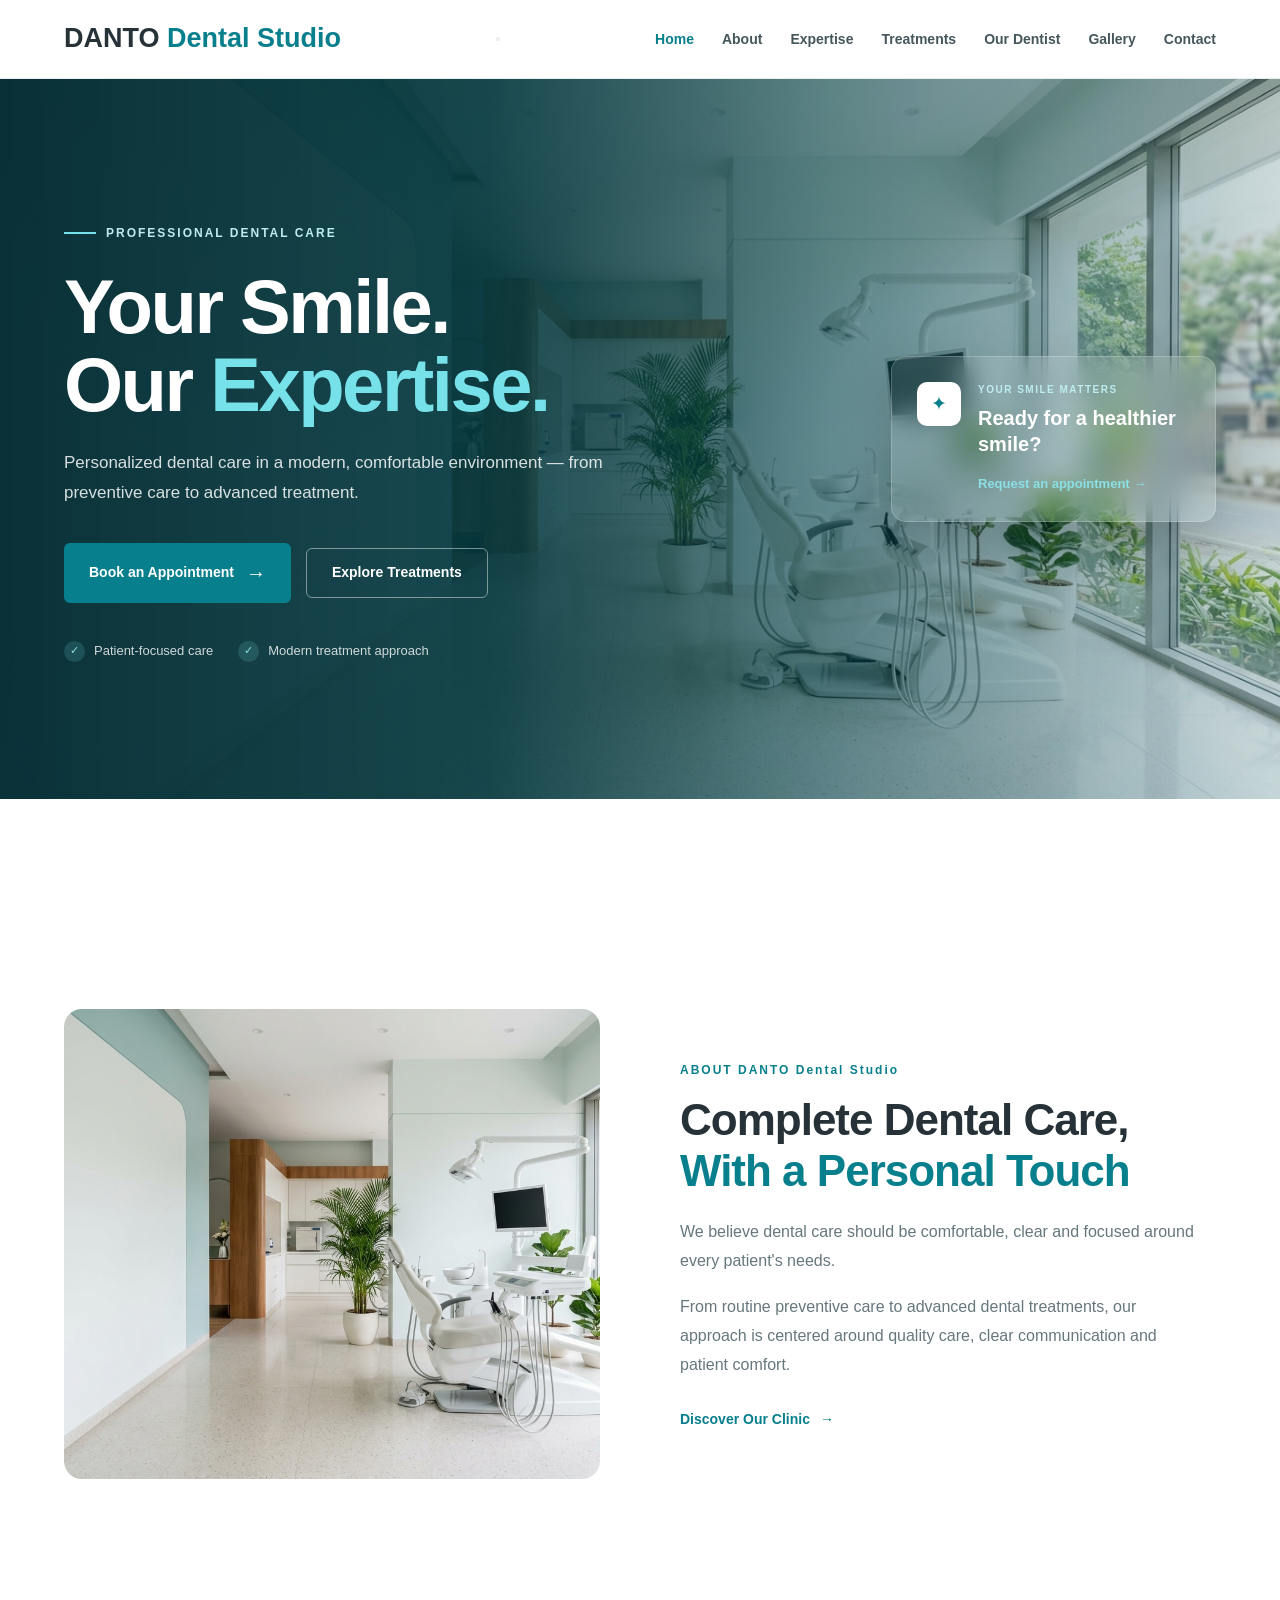
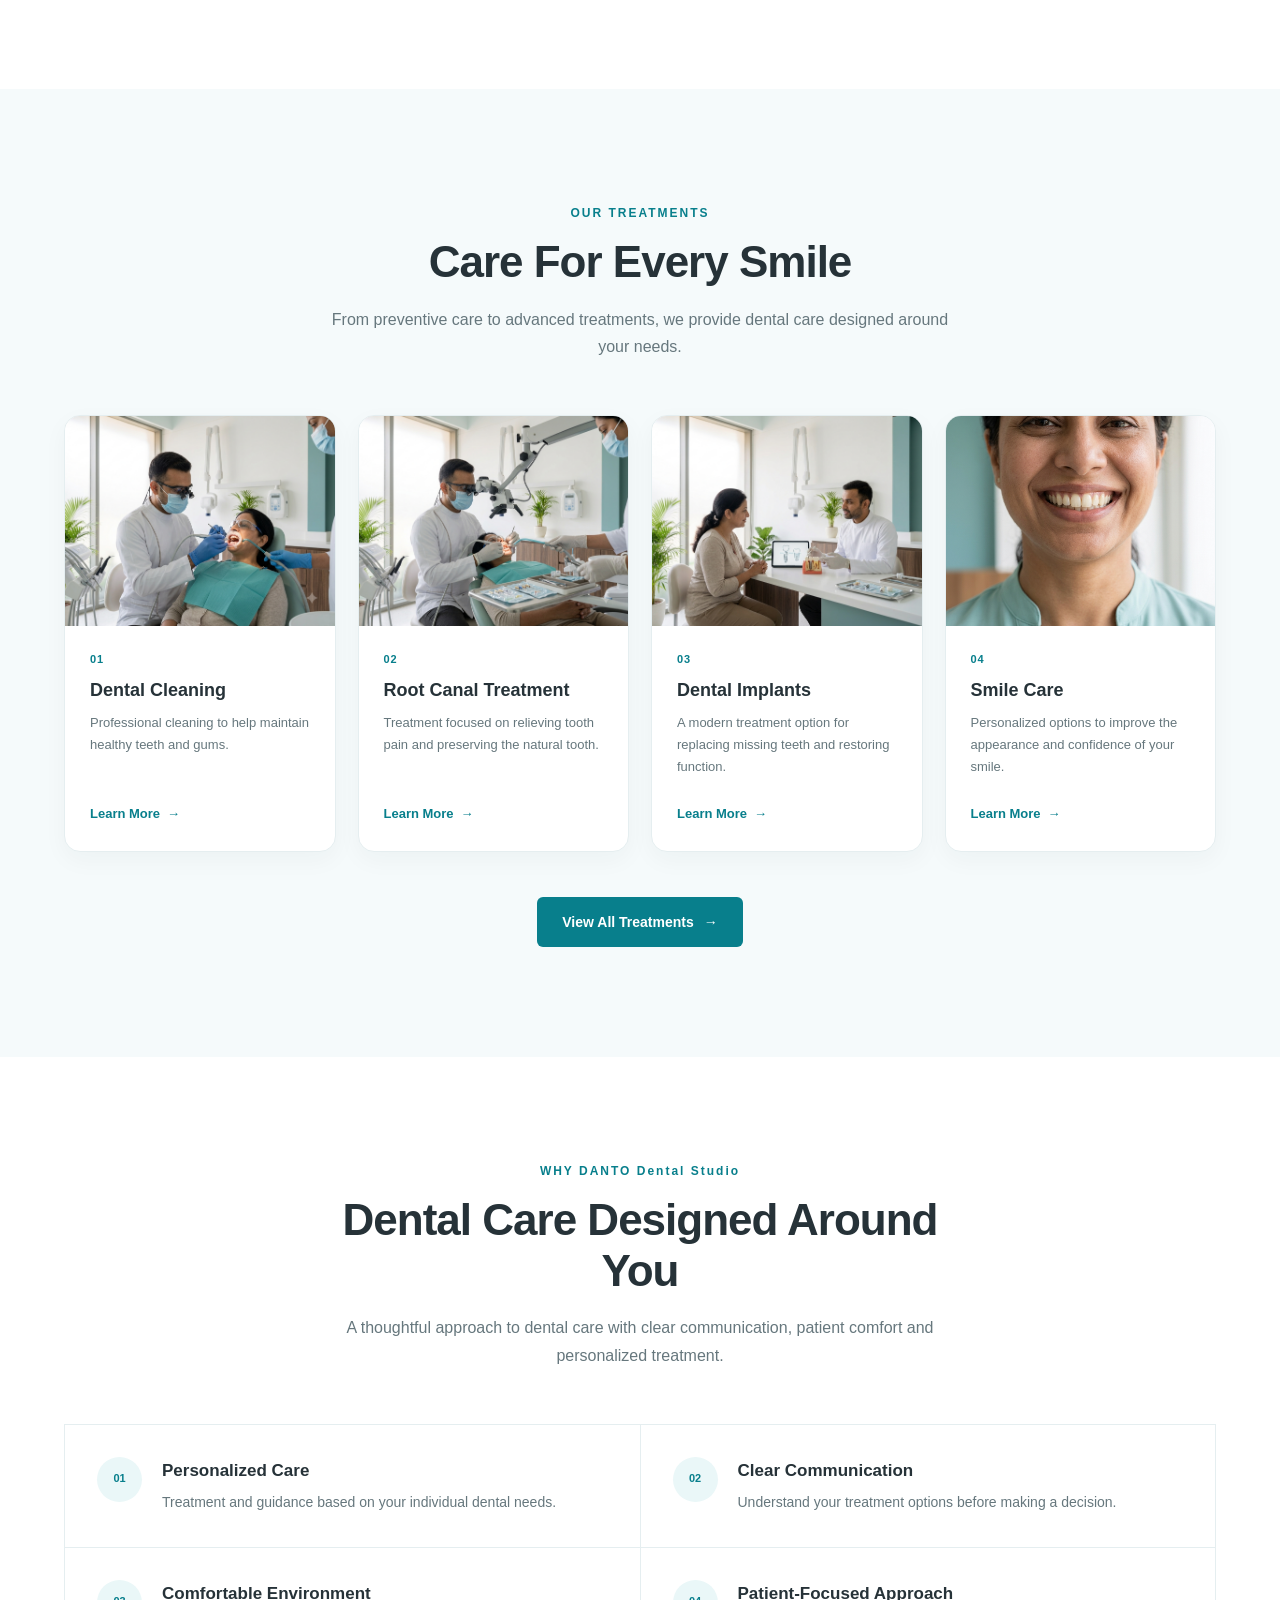
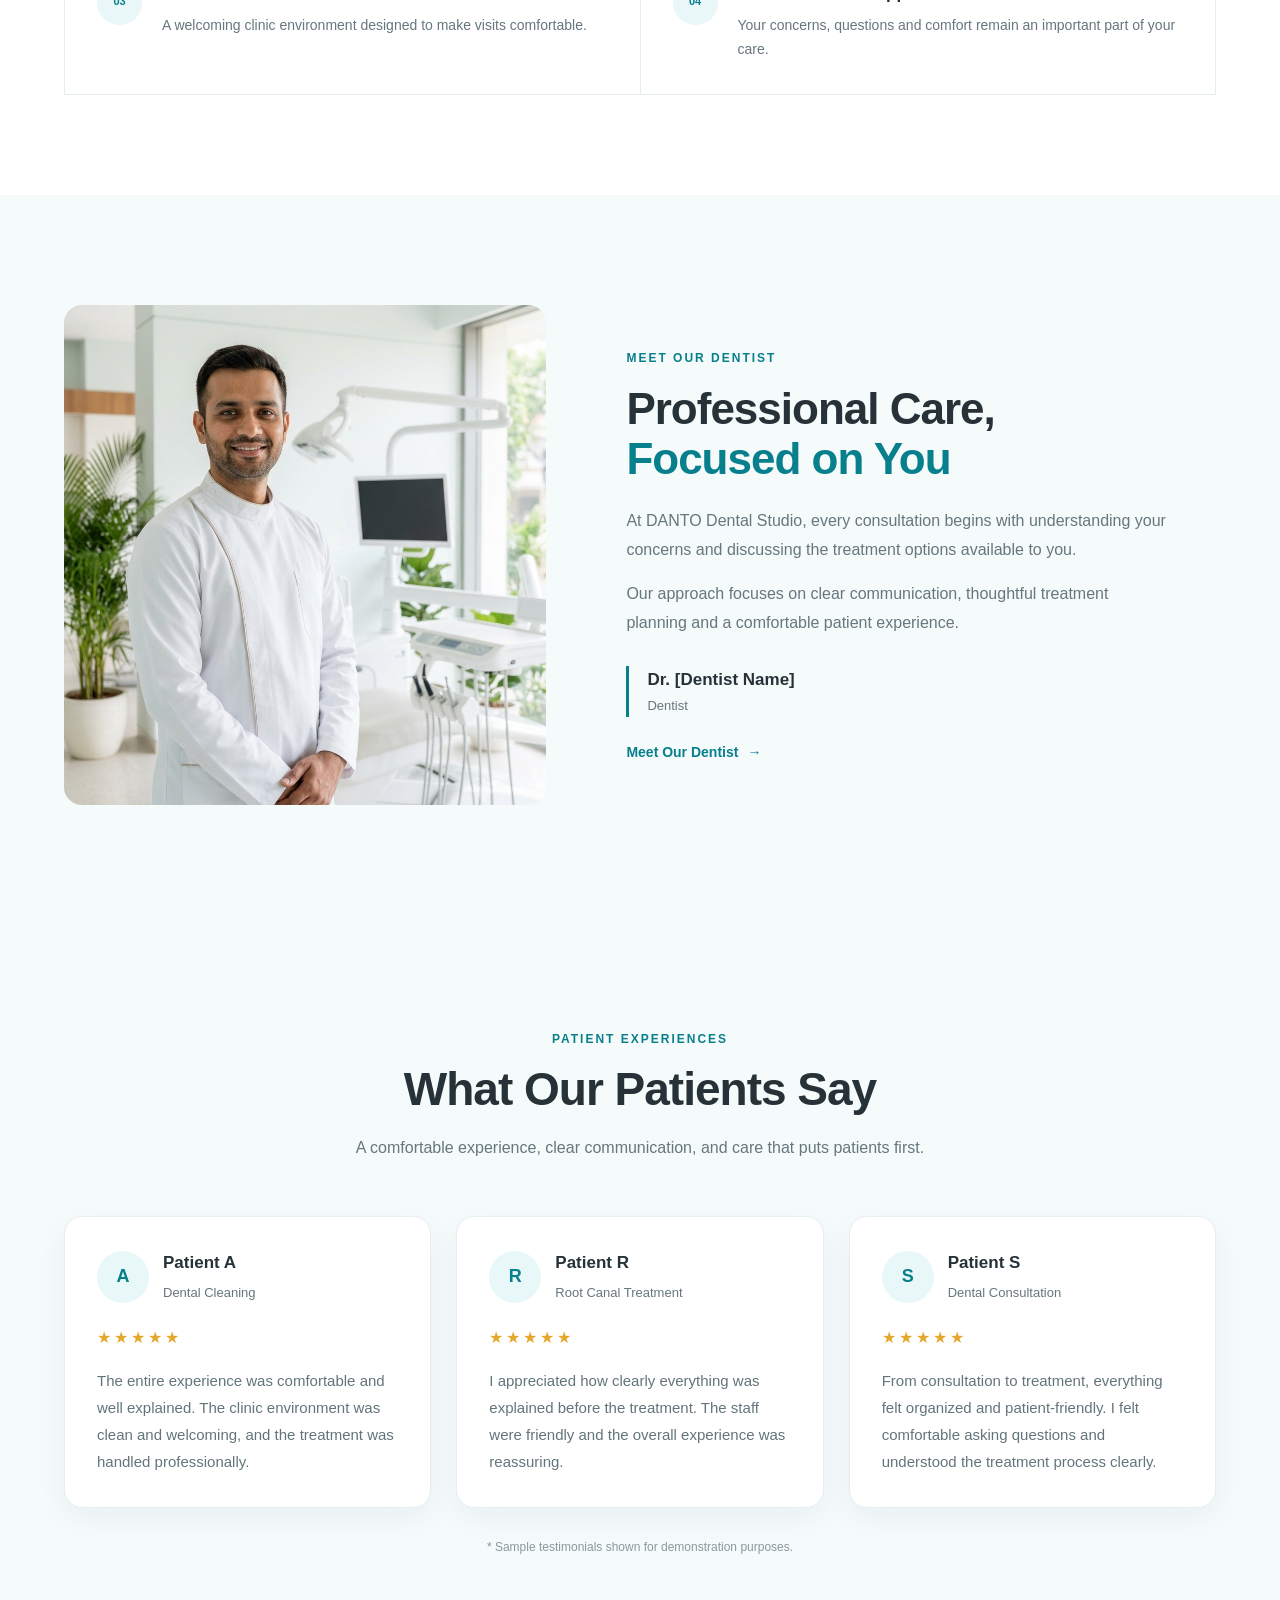
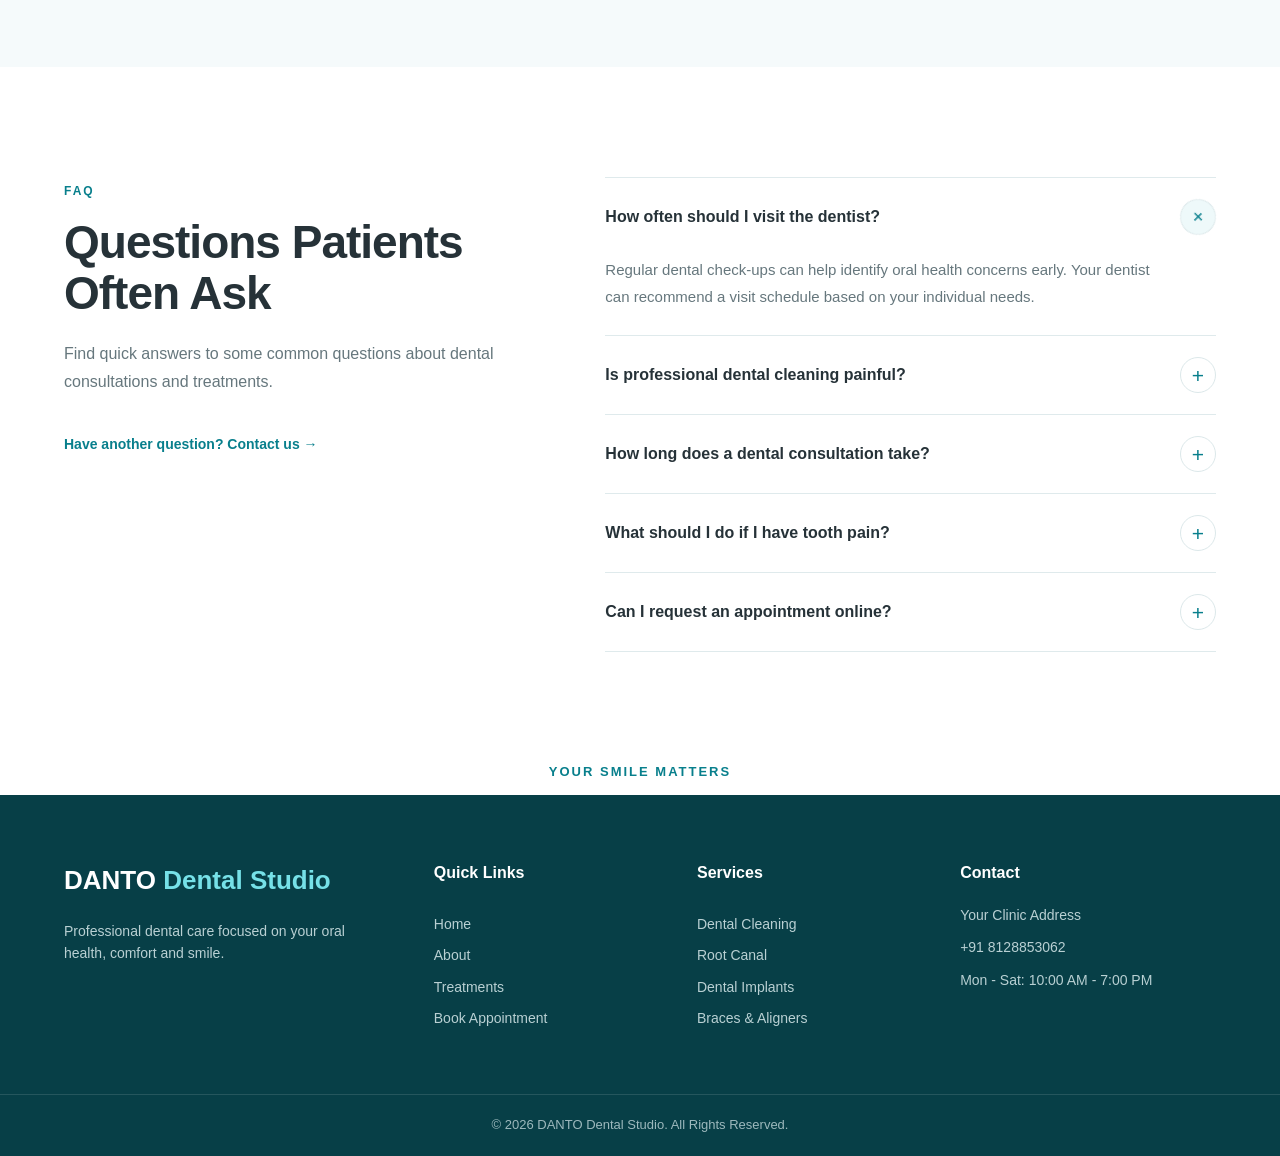
<file: index.html>
<!DOCTYPE html>
<html lang="en">

<head>

    <meta charset="UTF-8">

    <meta name="viewport"
          content="width=device-width, initial-scale=1.0">

    <title>
        DANTO Dental Studio | Quality Dental Care
    </title>

    <meta name="description"
          content="DANTO Dental Studio provides professional dental care, modern treatments and personalized dental services.">

    <!-- Main CSS -->
    <link rel="stylesheet" href="css/style.css">

    <!-- Homepage CSS -->
    <link rel="stylesheet" href="css/home.css">

</head>


<body>


    <!-- =====================================================
         HEADER
    ====================================================== -->

  <header>

    <nav class="navbar">

        <!-- LOGO -->
        <a href="index.html" class="logo">
            DANTO <span>Dental Studio</span>
        </a>


        <!-- MOBILE MENU BUTTON -->
        <button class="menu-toggle"
                type="button"
                aria-label="Open navigation menu"
                aria-expanded="false">

            <span></span>
            <span></span>
            <span></span>

        </button>


        <!-- NAVIGATION -->
        <div class="nav-menu">

            <ul class="nav-links">

                <li>
                    <a href="index.html" class="active">
                        Home
                    </a>
                </li>

                <li>
                    <a href="pages/about.html">
                        About
                    </a>
                </li>

                <li>
                    <a href="pages/expertise.html">
                        Expertise
                    </a>
                </li>

                <li>
                    <a href="pages/treatments.html">
                        Treatments
                    </a>
                </li>

                <li>
                    <a href="pages/dentist.html">
                        Our Dentist
                    </a>
                </li>

                <li>
                    <a href="pages/gallery.html">
                        Gallery
                    </a>
                </li>

                <li>
                    <a href="pages/contact.html">
                        Contact
                    </a>
                </li>

            </ul>



           

        </div>

    </nav>

</header>



    <!-- =====================================================
         MAIN CONTENT
    ====================================================== -->

    <main>


        <!-- =================================================
             HERO
        ================================================== -->

        <section class="hero">

            <div class="hero-background">

                <img src="images/clinic.png"
                     alt="Modern dental clinic">

            </div>


            <div class="hero-overlay"></div>


            <div class="section-container hero-container">


                <!-- HERO CONTENT -->

                <div class="hero-content">

                    <span class="hero-tag">
                        PROFESSIONAL DENTAL CARE
                    </span>


                    <h1>

                        Your Smile.
                        <br>
                        Our <span>Expertise.</span>

                    </h1>


                    <p>
                        Personalized dental care in a modern,
                        comfortable environment — from preventive
                        care to advanced treatment.
                    </p>


                    <div class="hero-buttons">

                        <a href="pages/appointment.html"
                           class="btn btn-primary">

                            Book an Appointment

                            <span class="hero-arrow">
                                →
                            </span>

                        </a>


                        <a href="pages/treatments.html"
                           class="hero-secondary-btn">

                            Explore Treatments

                        </a>

                    </div>


                    <div class="hero-trust">

                        <div class="hero-trust-item">

                            <span class="hero-check">
                                ✓
                            </span>

                            <span>
                                Patient-focused care
                            </span>

                        </div>


                        <div class="hero-trust-item">

                            <span class="hero-check">
                                ✓
                            </span>

                            <span>
                                Modern treatment approach
                            </span>

                        </div>

                    </div>

                </div>



                <!-- HERO CARD -->

                <div class="hero-card">

                    <div class="hero-card-icon">
                        ✦
                    </div>


                    <div class="hero-card-content">

                        <span>
                            YOUR SMILE MATTERS
                        </span>


                        <h3>
                            Ready for a
                            healthier smile?
                        </h3>


                        <a href="pages/appointment.html">
                            Request an appointment →
                        </a>

                    </div>

                </div>


            </div>

        </section>



        <!-- =================================================
             CLINIC INTRODUCTION
        ================================================== -->

        <section class="home-intro-section">

            <div class="container home-intro">


                <!-- IMAGE -->

                <div class="home-intro-image">

                    <img src="images/clinic.png"
                         alt="DANTO Dental Studio">

                </div>


                <!-- CONTENT -->

                <div class="home-intro-content">

                    <span class="section-tag">
                        ABOUT DANTO  Dental Studio
                    </span>


                    <h2>

                        Complete Dental Care,
                        <span>With a Personal Touch</span>

                    </h2>


                    <p>
                        We believe dental care should be comfortable,
                        clear and focused around every patient's needs.
                    </p>


                    <p>
                        From routine preventive care to advanced dental
                        treatments, our approach is centered around
                        quality care, clear communication and patient
                        comfort.
                    </p>


                    <a href="pages/about.html"
                       class="home-intro-link">

                        Discover Our Clinic

                        <span>
                            →
                        </span>

                    </a>

                </div>

            </div>

        </section>



        <!-- =================================================
             FEATURED TREATMENTS
        ================================================== -->

        <section class="featured-treatments-section">

            <div class="container">


                <!-- SECTION HEADING -->

                <div class="section-heading featured-treatments-heading">

<span class="section-tag">
    OUR TREATMENTS
</span>                      
                    


                    <h2>
                        Care For Every Smile
                    </h2>


                    <p>
                        From preventive care to advanced treatments,
                        we provide dental care designed around your needs.
                    </p>

                </div>



                <!-- TREATMENT GRID -->

                <div class="featured-treatments-grid">


                    <!-- DENTAL CLEANING -->

                    <article class="treatment-card">

                        <div class="treatment-card-image">

                            <img src="images/dental-cleaning.png"
                                 alt="Professional dental cleaning">

                        </div>


                        <div class="treatment-card-content">

                            <span class="treatment-number">
                                01
                            </span>


                            <h3>
                                Dental Cleaning
                            </h3>


                            <p>
                                Professional cleaning to help maintain
                                healthy teeth and gums.
                            </p>


                            <a href="pages/treatments.html">

                                Learn More

                                <span>
                                    →
                                </span>

                            </a>

                        </div>

                    </article>



                    <!-- ROOT CANAL -->

                    <article class="treatment-card">

                        <div class="treatment-card-image">

                            <img src="images/root-canal.png"
                                 alt="Root canal treatment">

                        </div>


                        <div class="treatment-card-content">

                            <span class="treatment-number">
                                02
                            </span>


                            <h3>
                                Root Canal Treatment
                            </h3>


                            <p>
                                Treatment focused on relieving tooth pain
                                and preserving the natural tooth.
                            </p>


                            <a href="pages/treatments.html">

                                Learn More

                                <span>
                                    →
                                </span>

                            </a>

                        </div>

                    </article>



                    <!-- DENTAL IMPLANTS -->

                    <article class="treatment-card">

                        <div class="treatment-card-image">

                            <img src="images/dental-implant.png"
                                 alt="Dental implant treatment">

                        </div>


                        <div class="treatment-card-content">

                            <span class="treatment-number">
                                03
                            </span>


                            <h3>
                                Dental Implants
                            </h3>


                            <p>
                                A modern treatment option for replacing
                                missing teeth and restoring function.
                            </p>


                            <a href="pages/treatments.html">

                                Learn More

                                <span>
                                    →
                                </span>

                            </a>

                        </div>

                    </article>



                    <!-- SMILE CARE -->

                    <article class="treatment-card">

                        <div class="treatment-card-image">

                            <img src="images/smile.png"
                                 alt="Cosmetic smile care">

                        </div>


                        <div class="treatment-card-content">

                            <span class="treatment-number">
                                04
                            </span>


                            <h3>
                                Smile Care
                            </h3>


                            <p>
                                Personalized options to improve the
                                appearance and confidence of your smile.
                            </p>


                            <a href="pages/treatments.html">

                                Learn More

                                <span>
                                    →
                                </span>

                            </a>

                        </div>

                    </article>


                </div>



                <!-- VIEW ALL -->

                <div class="featured-treatments-button">

                    <a href="pages/treatments.html"
                       class="btn btn-primary">

                        View All Treatments

                        <span>
                            →
                        </span>

                    </a>

                </div>

            </div>

        </section>



        <!-- =================================================
             WHY CHOOSE DANTO  Dental Studio
        ================================================== -->

        <section class="why-smilecare-section">

            <div class="container">


                <!-- SECTION HEADING -->

                <div class="why-smilecare-heading">

                    <span class="section-tag">
                        WHY DANTO  Dental Studio
                    </span>


                    <h2>
                        Dental Care Designed
                        Around You
                    </h2>


                    <p>
                        A thoughtful approach to dental care with
                        clear communication, patient comfort and
                        personalized treatment.
                    </p>

                </div>



                <!-- WHY GRID -->

                <div class="why-smilecare-grid">


                    <!-- ITEM 1 -->

                    <div class="why-smilecare-item">

                        <div class="why-smilecare-icon">
                            01
                        </div>


                        <div>

                            <h3>
                                Personalized Care
                            </h3>


                            <p>
                                Treatment and guidance based on
                                your individual dental needs.
                            </p>

                        </div>

                    </div>



                    <!-- ITEM 2 -->

                    <div class="why-smilecare-item">

                        <div class="why-smilecare-icon">
                            02
                        </div>


                        <div>

                            <h3>
                                Clear Communication
                            </h3>


                            <p>
                                Understand your treatment options
                                before making a decision.
                            </p>

                        </div>

                    </div>



                    <!-- ITEM 3 -->

                    <div class="why-smilecare-item">

                        <div class="why-smilecare-icon">
                            03
                        </div>


                        <div>

                            <h3>
                                Comfortable Environment
                            </h3>


                            <p>
                                A welcoming clinic environment
                                designed to make visits comfortable.
                            </p>

                        </div>

                    </div>



                    <!-- ITEM 4 -->

                    <div class="why-smilecare-item">

                        <div class="why-smilecare-icon">
                            04
                        </div>


                        <div>

                            <h3>
                                Patient-Focused Approach
                            </h3>


                            <p>
                                Your concerns, questions and comfort
                                remain an important part of your care.
                            </p>

                        </div>

                    </div>


                </div>

            </div>

        </section>



        <!-- =================================================
             DENTIST PREVIEW
        ================================================== -->

        <section class="dentist-preview-section">

            <div class="container dentist-preview">


                <!-- IMAGE -->

                <div class="dentist-preview-image">

                    <img src="images/doctor.png"
                         alt="Dentist at DANTO Dental Studio">

                </div>


                <!-- CONTENT -->

                <div class="dentist-preview-content">

                    <span class="section-tag">
                        MEET OUR DENTIST
                    </span>


                    <h2>

                        Professional Care,
                        <span>Focused on You</span>

                    </h2>


                    <p>
                        At DANTO Dental Studio, every consultation begins with
                        understanding your concerns and discussing
                        the treatment options available to you.
                    </p>


                    <p>
                        Our approach focuses on clear communication,
                        thoughtful treatment planning and a comfortable
                        patient experience.
                    </p>


                    <div class="dentist-preview-details">

                        <div>

                            <strong>
                                Dr. [Dentist Name]
                            </strong>


                            <span>
                                Dentist
                            </span>

                        </div>

                    </div>


                    <a href="pages/dentist.html"
                       class="dentist-preview-link">

                        Meet Our Dentist

                        <span>
                            →
                        </span>

                    </a>

                </div>

            </div>

        </section>



        <!-- =================================================
             TESTIMONIALS
        ================================================== -->

        <section class="testimonials-section">

            <div class="container">


                <!-- SECTION HEADING -->

                <div class="section-heading testimonials-heading">

                    <span class="section-tag">
                        PATIENT EXPERIENCES
                    </span>


                    <h2>
                        What Our Patients Say
                    </h2>


                    <p>
                        A comfortable experience, clear communication,
                        and care that puts patients first.
                    </p>

                </div>



                <!-- TESTIMONIAL GRID -->

                <div class="testimonials-grid">


                    <!-- TESTIMONIAL 1 -->

                    <article class="testimonial-card">

                        <div class="testimonial-top">

                            <div class="patient-avatar">
                                A
                            </div>


                            <div>

                                <h3>
                                    Patient A
                                </h3>


                                <span>
                                    Dental Cleaning
                                </span>

                            </div>

                        </div>


                        <div class="testimonial-stars">
                            ★★★★★
                        </div>


                        <p class="testimonial-text">

                            The entire experience was comfortable
                            and well explained. The clinic environment
                            was clean and welcoming, and the treatment
                            was handled professionally.

                        </p>

                    </article>



                    <!-- TESTIMONIAL 2 -->

                    <article class="testimonial-card">

                        <div class="testimonial-top">

                            <div class="patient-avatar">
                                R
                            </div>


                            <div>

                                <h3>
                                    Patient R
                                </h3>


                                <span>
                                    Root Canal Treatment
                                </span>

                            </div>

                        </div>


                        <div class="testimonial-stars">
                            ★★★★★
                        </div>


                        <p class="testimonial-text">

                            I appreciated how clearly everything was
                            explained before the treatment. The staff
                            were friendly and the overall experience
                            was reassuring.

                        </p>

                    </article>



                    <!-- TESTIMONIAL 3 -->

                    <article class="testimonial-card">

                        <div class="testimonial-top">

                            <div class="patient-avatar">
                                S
                            </div>


                            <div>

                                <h3>
                                    Patient S
                                </h3>


                                <span>
                                    Dental Consultation
                                </span>

                            </div>

                        </div>


                        <div class="testimonial-stars">
                            ★★★★★
                        </div>


                        <p class="testimonial-text">

                            From consultation to treatment, everything
                            felt organized and patient-friendly. I felt
                            comfortable asking questions and understood
                            the treatment process clearly.

                        </p>

                    </article>


                </div>


                <p class="testimonial-note">
                    * Sample testimonials shown for demonstration purposes.
                </p>

            </div>

        </section>



        <!-- =================================================
             FAQ
        ================================================== -->

        <section class="faq-section">

            <div class="container">

                <div class="faq-layout">


                    <!-- FAQ INTRO -->

                    <div class="faq-intro">

                        <span class="section-tag">
                            FAQ
                        </span>


                        <h2>
                            Questions Patients
                            Often Ask
                        </h2>


                        <p>
                            Find quick answers to some common questions
                            about dental consultations and treatments.
                        </p>


                        <a href="pages/contact.html"
                           class="text-link">

                            Have another question? Contact us →

                        </a>

                    </div>



                    <!-- FAQ LIST -->

                    <div class="faq-list">


                        <!-- FAQ 1 -->

                        <div class="faq-item active">

                            <button class="faq-question"
                                    type="button">

                                <span>
                                    How often should I visit the dentist?
                                </span>


                                <span class="faq-icon">
                                    +
                                </span>

                            </button>


                            <div class="faq-answer">

                                <p>
                                    Regular dental check-ups can help
                                    identify oral health concerns early.
                                    Your dentist can recommend a visit
                                    schedule based on your individual needs.
                                </p>

                            </div>

                        </div>



                        <!-- FAQ 2 -->

                        <div class="faq-item">

                            <button class="faq-question"
                                    type="button">

                                <span>
                                    Is professional dental cleaning painful?
                                </span>


                                <span class="faq-icon">
                                    +
                                </span>

                            </button>


                            <div class="faq-answer">

                                <p>
                                    Dental cleaning is generally comfortable.
                                    Some patients may experience temporary
                                    sensitivity depending on their oral health.
                                </p>

                            </div>

                        </div>



                        <!-- FAQ 3 -->

                        <div class="faq-item">

                            <button class="faq-question"
                                    type="button">

                                <span>
                                    How long does a dental consultation take?
                                </span>


                                <span class="faq-icon">
                                    +
                                </span>

                            </button>


                            <div class="faq-answer">

                                <p>
                                    Consultation time can vary depending on
                                    your concerns and the examination required.
                                    Your dentist will discuss the findings
                                    and possible treatment options with you.
                                </p>

                            </div>

                        </div>



                        <!-- FAQ 4 -->

                        <div class="faq-item">

                            <button class="faq-question"
                                    type="button">

                                <span>
                                    What should I do if I have tooth pain?
                                </span>


                                <span class="faq-icon">
                                    +
                                </span>

                            </button>


                            <div class="faq-answer">

                                <p>
                                    If you are experiencing persistent tooth
                                    pain, it is best to arrange a dental
                                    consultation so the cause can be properly
                                    evaluated.
                                </p>

                            </div>

                        </div>



                        <!-- FAQ 5 -->

                        <div class="faq-item">

                            <button class="faq-question"
                                    type="button">

                                <span>
                                    Can I request an appointment online?
                                </span>


                                <span class="faq-icon">
                                    +
                                </span>

                            </button>


                            <div class="faq-answer">

                                <p>
                                    Yes. You can use the appointment request
                                    option on our website and provide your
                                    preferred date and treatment information.
                                </p>

                            </div>

                        </div>


                    </div>

                </div>

            </div>

        </section>



        <!-- =================================================
             APPOINTMENT CTA
        ================================================== -->

        <section class="home-appointment-cta">

            <div class="container home-appointment-inner">


                <div class="home-appointment-content">

                    <span class="section-tag">
                        YOUR SMILE MATTERS
                    </span>


                 

            </div>

        </section>


    </main>



    <!-- =====================================================
         FOOTER
    ====================================================== -->

    <footer>

        <div class="footer-container">


            <!-- FOOTER ABOUT -->

            <div class="footer-about">

                <a href="index.html"
                   class="footer-logo">

                    DANTO <span>Dental Studio</span>

                </a>


                <p>
                    Professional dental care focused on
                    your oral health, comfort and smile.
                </p>

            </div>



            <!-- QUICK LINKS -->

            <div class="footer-links">

                <h3>
                    Quick Links
                </h3>


                <a href="index.html">
                    Home
                </a>


                <a href="pages/about.html">
                    About
                </a>


                <a href="pages/treatments.html">
                    Treatments
                </a>


                <a href="pages/appointment.html">
                    Book Appointment
                </a>

            </div>



            <!-- SERVICES -->

            <div class="footer-links">

                <h3>
                    Services
                </h3>


                <a href="pages/treatments.html">
                    Dental Cleaning
                </a>


                <a href="pages/treatments.html">
                    Root Canal
                </a>


                <a href="pages/treatments.html">
                    Dental Implants
                </a>


                <a href="pages/treatments.html">
                    Braces & Aligners
                </a>

            </div>



            <!-- CONTACT -->

            <div class="footer-contact">

                <h3>
                    Contact
                </h3>


                <p>
                    Your Clinic Address
                </p>


                <p>
                    +91 8128853062
                </p>


                <p>
                    Mon - Sat: 10:00 AM - 7:00 PM
                </p>

            </div>

        </div>



        <!-- FOOTER BOTTOM -->

        <div class="footer-bottom">

            <p>
                © 2026 DANTO Dental Studio.
                All Rights Reserved.
            </p>

        </div>

    </footer>



    <!-- =====================================================
         JAVASCRIPT
    ====================================================== -->

    <script src="js/script.js"></script>


</body>

</html>
</file>
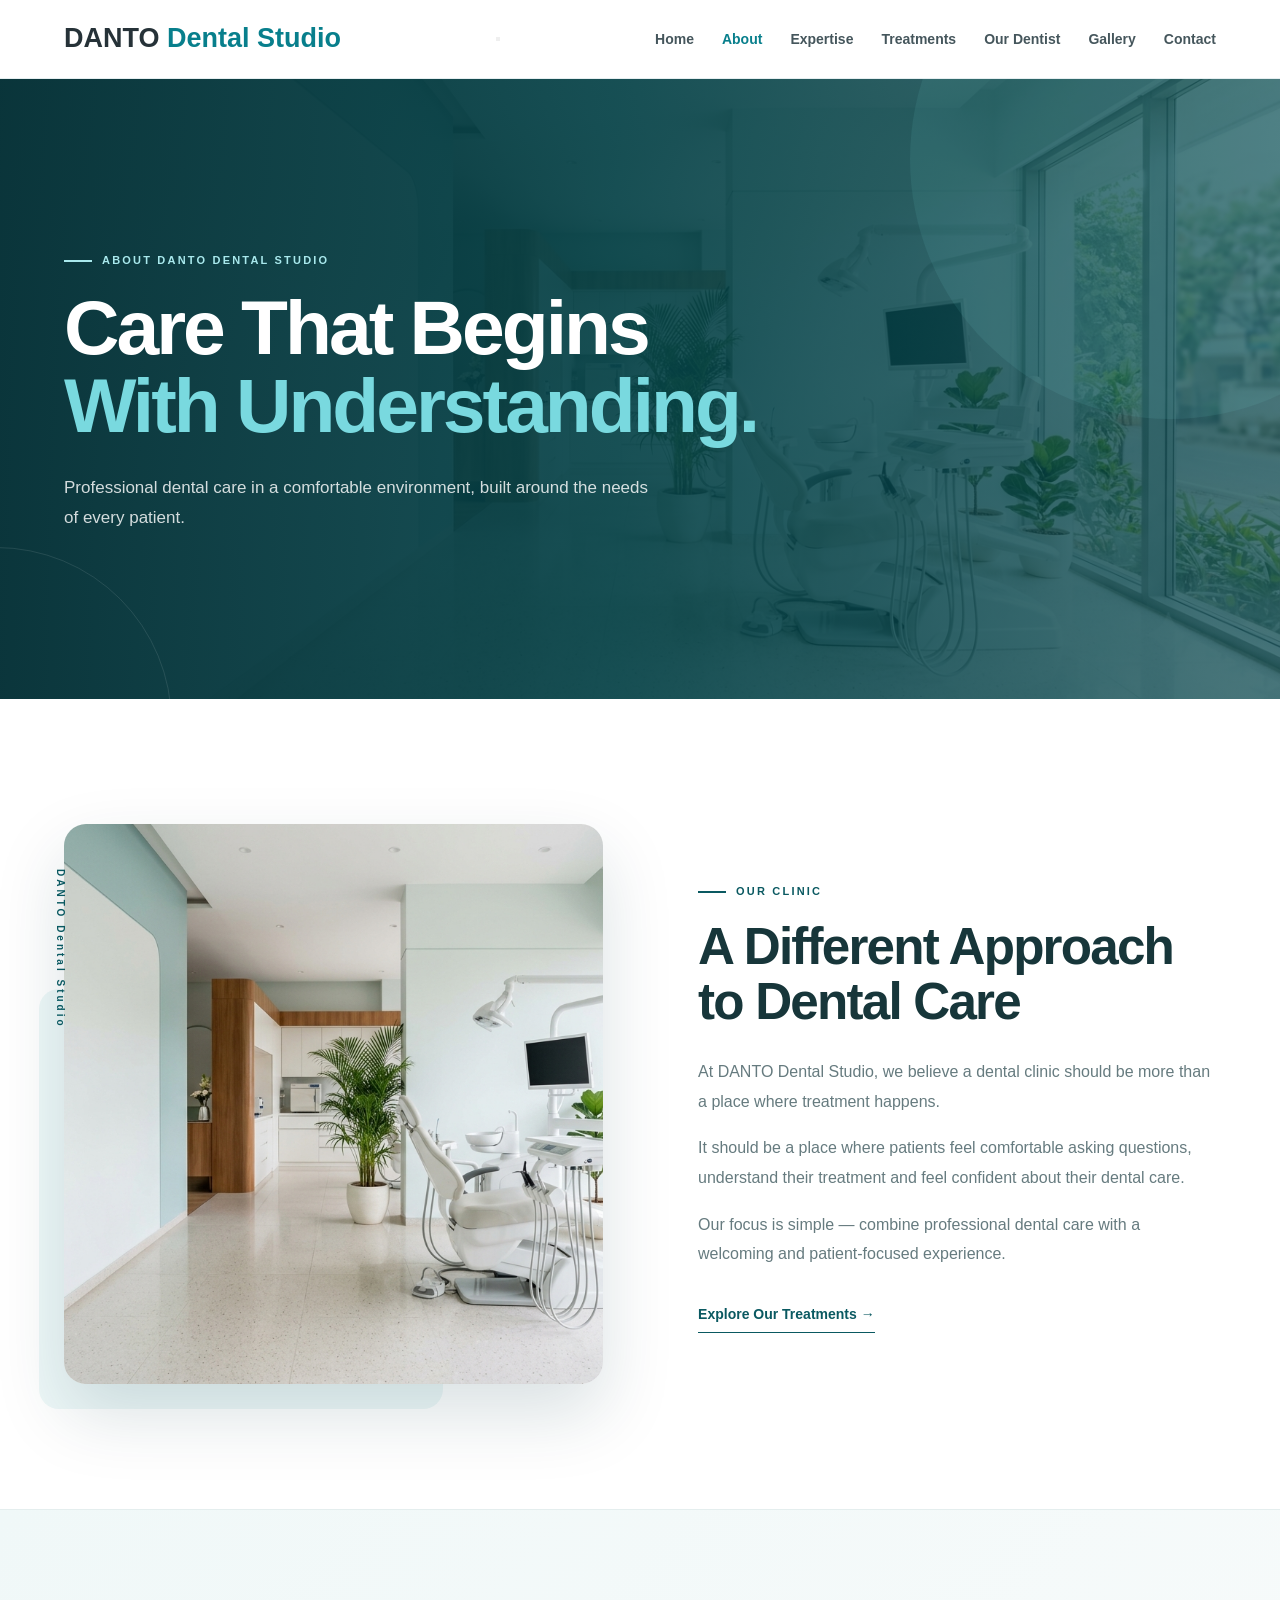
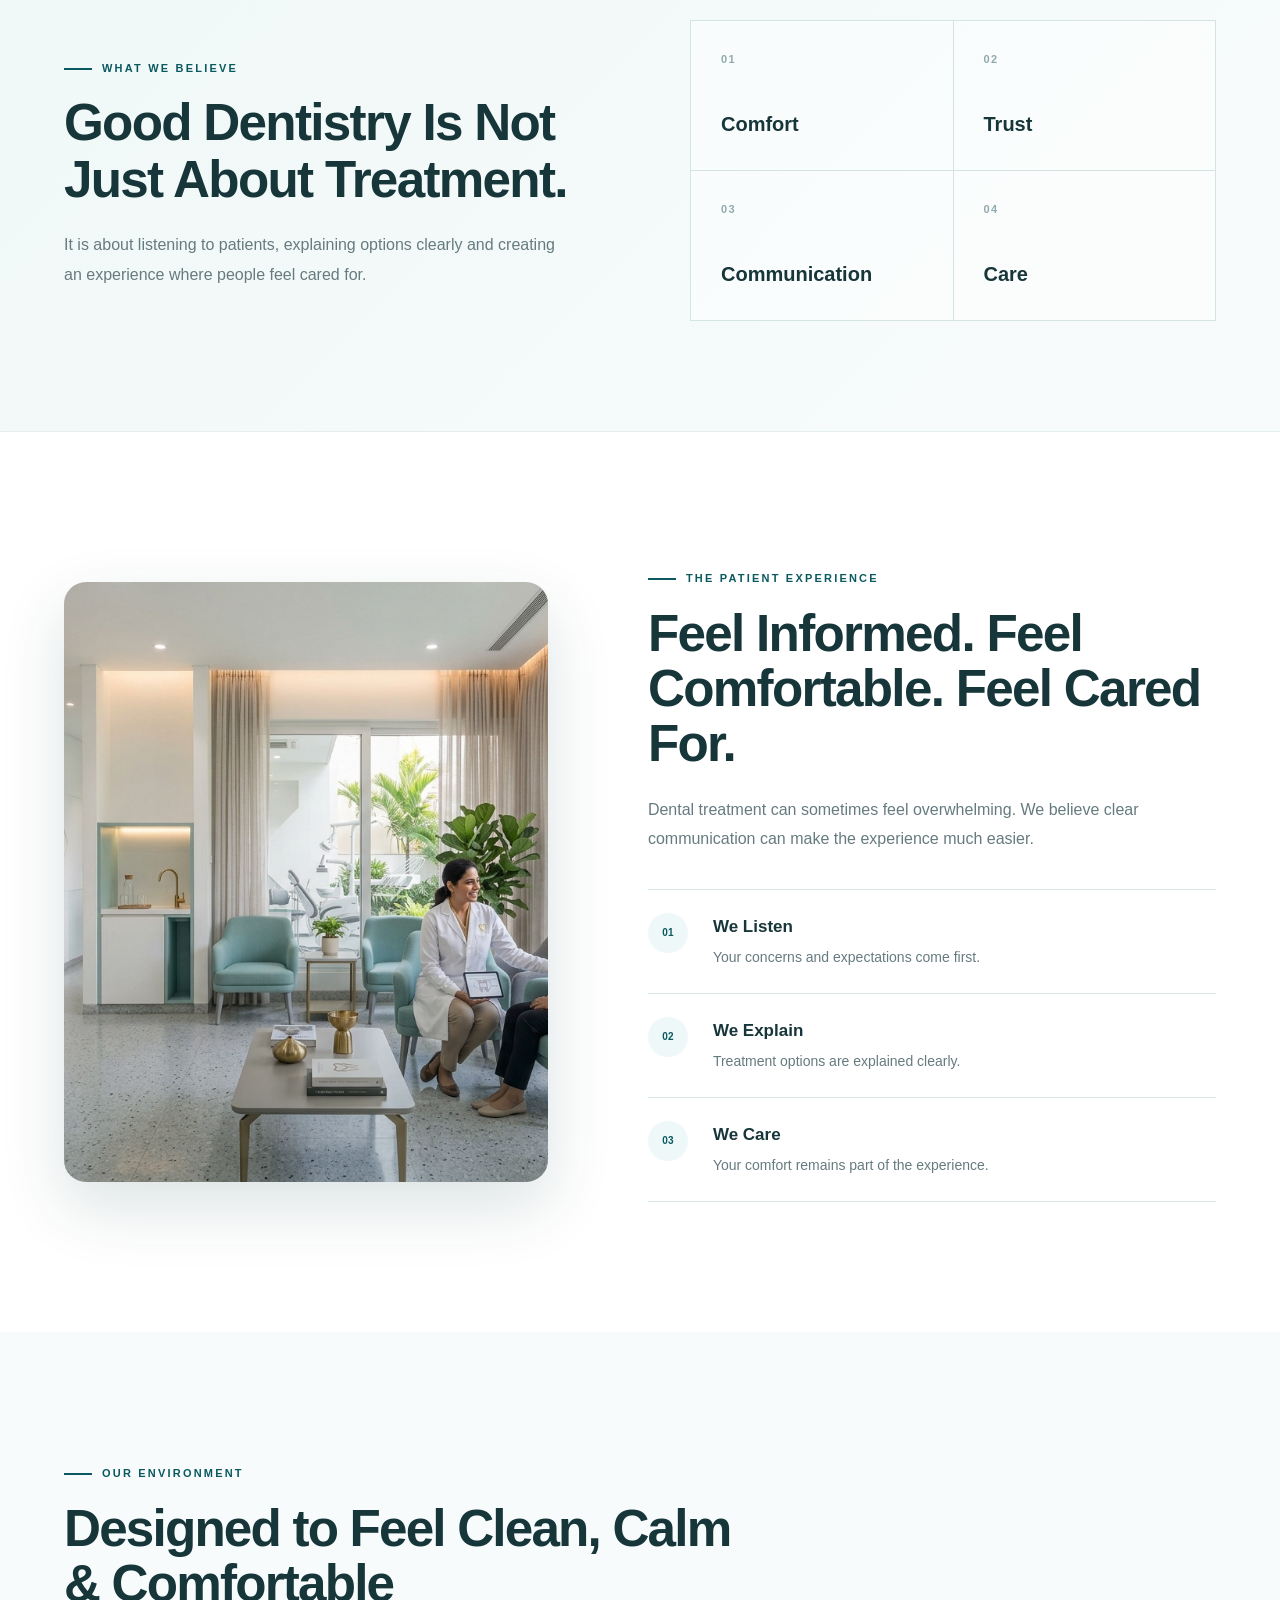
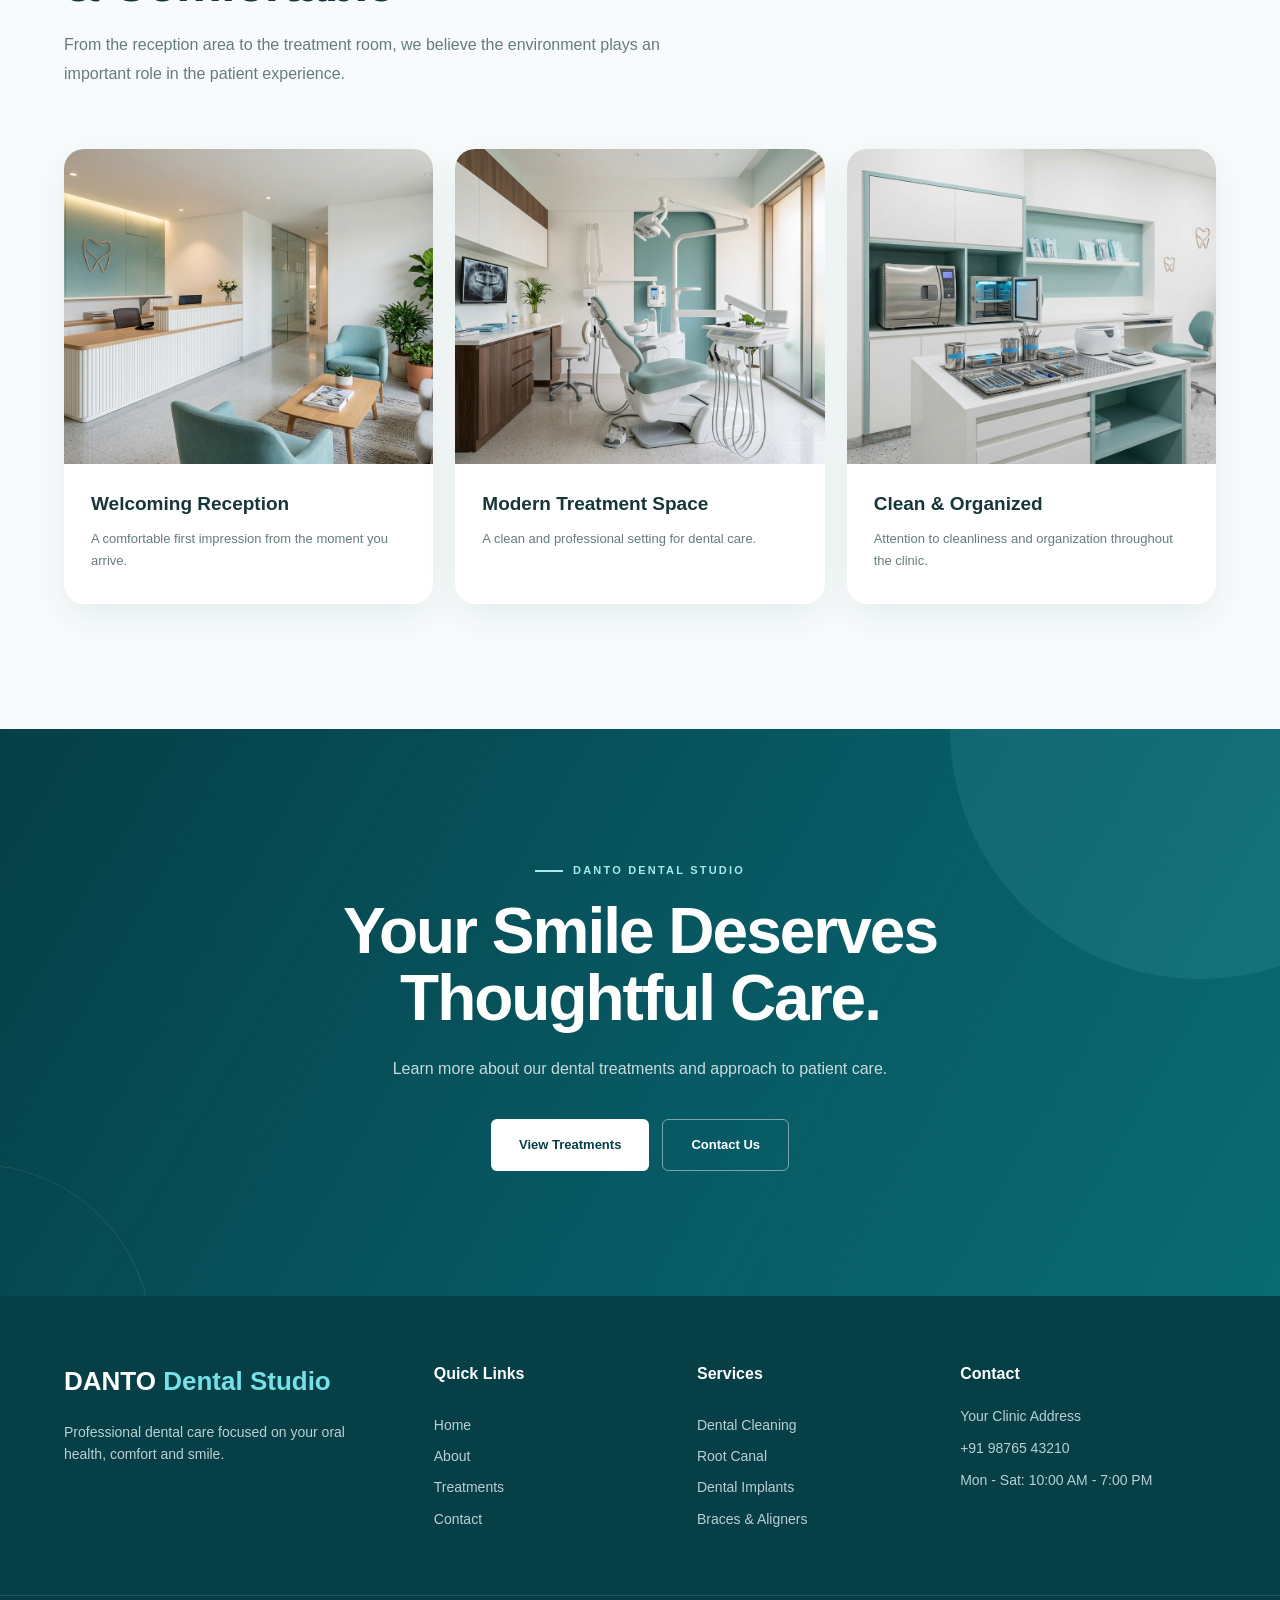
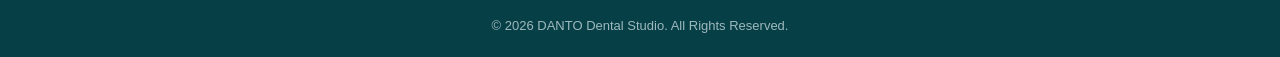
<file: pages/about.html>
<!DOCTYPE html>
<html lang="en">

<head>

    <meta charset="UTF-8">

    <meta name="viewport"
          content="width=device-width, initial-scale=1.0">

    <title>About Us | DANTO Dental Studio</title>

    <meta name="description"
          content="Learn about DANTO Dental Studio and our approach to comfortable, personalized dental care.">

<link rel="stylesheet"
      href="../css/style.css">

<link rel="stylesheet"
      href="../css/about.css">

</head>


<body>


    <!-- ================================
         HEADER
    ================================= -->

   <header>

    <nav class="navbar">

        <!-- LOGO -->
        <a href="../index.html" class="logo">
             DANTO <span>Dental Studio</span>
        </a>


        <!-- MOBILE MENU -->
        <button class="menu-toggle"
                type="button"
                aria-label="Open navigation menu"
                aria-expanded="false">

            <span></span>
            <span></span>
            <span></span>

        </button>


        <!-- NAVIGATION -->
        <div class="nav-menu">

            <ul class="nav-links">

                <li>
                    <a href="../index.html">
                        Home
                    </a>
                </li>

                <li>
                    <a href="about.html" class="active">
                        About
                    </a>
                </li>

                <li>
                    <a href="expertise.html">
                        Expertise
                    </a>
                </li>

                <li>
                    <a href="treatments.html">
                        Treatments
                    </a>
                </li>

                <li>
                    <a href="dentist.html">
                        Our Dentist
                    </a>
                </li>

                <li>
                    <a href="gallery.html">
                        Gallery
                    </a>
                </li>

                <li>
                    <a href="contact.html">
                        Contact
                    </a>
                </li>

            </ul>

        </div>

    </nav>

</header>



    <!-- ================================
         MAIN
    ================================= -->

    <main>


        <!-- ================================
             HERO
        ================================= -->

        <section class="about-hero-new">

            <div class="about-hero-new-overlay"></div>


            <div class="about-hero-new-content">

                <span class="section-tag">
                    ABOUT DANTO  Dental Studio
                </span>


                <h1>
                    Care That Begins
                    <span>With Understanding.</span>
                </h1>


                <p>
                    Professional dental care in a
                    comfortable environment, built around
                    the needs of every patient.
                </p>

            </div>

        </section>



        <!-- ================================
             INTRO
        ================================= -->

        <section class="about-story">

            <div class="section-container">

                <div class="about-story-grid">


                    <div class="about-story-image">

                        <img src="../images/clinic.png"
                             alt="Modern dental clinic interior">

                    </div>



                    <div class="about-story-content">

                        <span class="section-tag">
                            OUR CLINIC
                        </span>


                        <h2>
                            A Different Approach
                            to Dental Care
                        </h2>


                        <p>
                            At DANTO Dental Studio, we believe a dental
                            clinic should be more than a place
                            where treatment happens.
                        </p>


                        <p>
                            It should be a place where patients
                            feel comfortable asking questions,
                            understand their treatment and feel
                            confident about their dental care.
                        </p>


                        <p>
                            Our focus is simple — combine
                            professional dental care with a
                            welcoming and patient-focused
                            experience.
                        </p>


                        <a href="treatments.html"
                           class="text-link">

                            Explore Our Treatments →

                        </a>

                    </div>


                </div>

            </div>

        </section>



        <!-- ================================
             BELIEF
        ================================= -->

        <section class="about-belief">

            <div class="section-container">


                <div class="about-belief-content">

                    <span class="section-tag">
                        WHAT WE BELIEVE
                    </span>


                    <h2>
                        Good Dentistry Is Not
                        Just About Treatment.
                    </h2>


                    <p>
                        It is about listening to patients,
                        explaining options clearly and creating
                        an experience where people feel cared for.
                    </p>

                </div>



                <div class="about-belief-points">

                    <div>

                        <span>
                            01
                        </span>

                        <strong>
                            Comfort
                        </strong>

                    </div>


                    <div>

                        <span>
                            02
                        </span>

                        <strong>
                            Trust
                        </strong>

                    </div>


                    <div>

                        <span>
                            03
                        </span>

                        <strong>
                            Communication
                        </strong>

                    </div>


                    <div>

                        <span>
                            04
                        </span>

                        <strong>
                            Care
                        </strong>

                    </div>

                </div>

            </div>

        </section>



        <!-- ================================
             PATIENT EXPERIENCE
        ================================= -->

        <section class="about-experience">

            <div class="section-container">


                <div class="about-experience-grid">


                    <div class="about-experience-image">

                        <img src="../images/doctor-patient.png"
                             alt="Dentist discussing dental care with patient">

                    </div>



                    <div class="about-experience-content">

                        <span class="section-tag">
                            THE PATIENT EXPERIENCE
                        </span>


                        <h2>
                            Feel Informed.
                            Feel Comfortable.
                            Feel Cared For.
                        </h2>


                        <p>
                            Dental treatment can sometimes
                            feel overwhelming. We believe clear
                            communication can make the experience
                            much easier.
                        </p>


                        <div class="experience-points">


                            <div class="experience-point">

                                <span>
                                    01
                                </span>


                                <div>

                                    <h3>
                                        We Listen
                                    </h3>

                                    <p>
                                        Your concerns and
                                        expectations come first.
                                    </p>

                                </div>

                            </div>



                            <div class="experience-point">

                                <span>
                                    02
                                </span>


                                <div>

                                    <h3>
                                        We Explain
                                    </h3>

                                    <p>
                                        Treatment options are
                                        explained clearly.
                                    </p>

                                </div>

                            </div>



                            <div class="experience-point">

                                <span>
                                    03
                                </span>


                                <div>

                                    <h3>
                                        We Care
                                    </h3>

                                    <p>
                                        Your comfort remains
                                        part of the experience.
                                    </p>

                                </div>

                            </div>


                        </div>

                    </div>


                </div>

            </div>

        </section>



        <!-- ================================
             ENVIRONMENT
        ================================= -->

        <section class="about-environment">

            <div class="section-container">


                <div class="about-environment-heading">

                    <span class="section-tag">
                        OUR ENVIRONMENT
                    </span>


                    <h2>
                        Designed to Feel
                        Clean, Calm & Comfortable
                    </h2>


                    <p>
                        From the reception area to the treatment
                        room, we believe the environment plays an
                        important role in the patient experience.
                    </p>

                </div>



                <div class="about-environment-grid">


                    <div class="environment-card">

                        <img src="../images/reception.png"
                             alt="Dental clinic reception">

                        <div>

                            <h3>
                                Welcoming Reception
                            </h3>

                            <p>
                                A comfortable first impression
                                from the moment you arrive.
                            </p>

                        </div>

                    </div>



                    <div class="environment-card">

                        <img src="../images/treatment-room.png"
                             alt="Dental treatment room">

                        <div>

                            <h3>
                                Modern Treatment Space
                            </h3>

                            <p>
                                A clean and professional setting
                                for dental care.
                            </p>

                        </div>

                    </div>



                    <div class="environment-card">

                        <img src="../images/sterilization.png"
                             alt="Dental sterilization area">

                        <div>

                            <h3>
                                Clean & Organized
                            </h3>

                            <p>
                                Attention to cleanliness and
                                organization throughout the clinic.
                            </p>

                        </div>

                    </div>


                </div>

            </div>

        </section>



        <!-- ================================
             CTA
        ================================= -->

        <section class="about-final-cta">

            <div class="about-final-cta-content">

                <span class="section-tag">
                    DANTO Dental Studio
                </span>


                <h2>
                    Your Smile Deserves
                    Thoughtful Care.
                </h2>


                <p>
                    Learn more about our dental treatments
                    and approach to patient care.
                </p>


                <div class="about-final-buttons">

                    <a href="treatments.html"
                       class="btn btn-white">

                        View Treatments

                    </a>


                    <a href="contact.html"
                       class="btn btn-outline-white">

                        Contact Us

                    </a>

                </div>

            </div>

        </section>


    </main>



    <!-- ================================
         FOOTER
    ================================= -->

    <footer>

        <div class="footer-container">


            <div class="footer-about">

                <a href="../index.html"
                   class="footer-logo">

                     DANTO <span>Dental Studio</span>

                </a>


                <p>
                    Professional dental care focused on
                    your oral health, comfort and smile.
                </p>

            </div>



            <div class="footer-links">

                <h3>
                    Quick Links
                </h3>

                <a href="../index.html">
                    Home
                </a>

                <a href="about.html">
                    About
                </a>

                <a href="treatments.html">
                    Treatments
                </a>

                <a href="contact.html">
                    Contact
                </a>

            </div>



            <div class="footer-links">

                <h3>
                    Services
                </h3>

                <a href="treatments.html">
                    Dental Cleaning
                </a>

                <a href="treatments.html">
                    Root Canal
                </a>

                <a href="treatments.html">
                    Dental Implants
                </a>

                <a href="treatments.html">
                    Braces & Aligners
                </a>

            </div>



            <div class="footer-contact">

                <h3>
                    Contact
                </h3>

                <p>
                    Your Clinic Address
                </p>

                <p>
                    +91 98765 43210
                </p>

                <p>
                    Mon - Sat: 10:00 AM - 7:00 PM
                </p>

            </div>


        </div>



        <div class="footer-bottom">

            <p>
                © 2026 DANTO Dental Studio.
                All Rights Reserved.
            </p>

        </div>

    </footer>



    <script src="../js/script.js"></script>

</body>

</html>
</file>
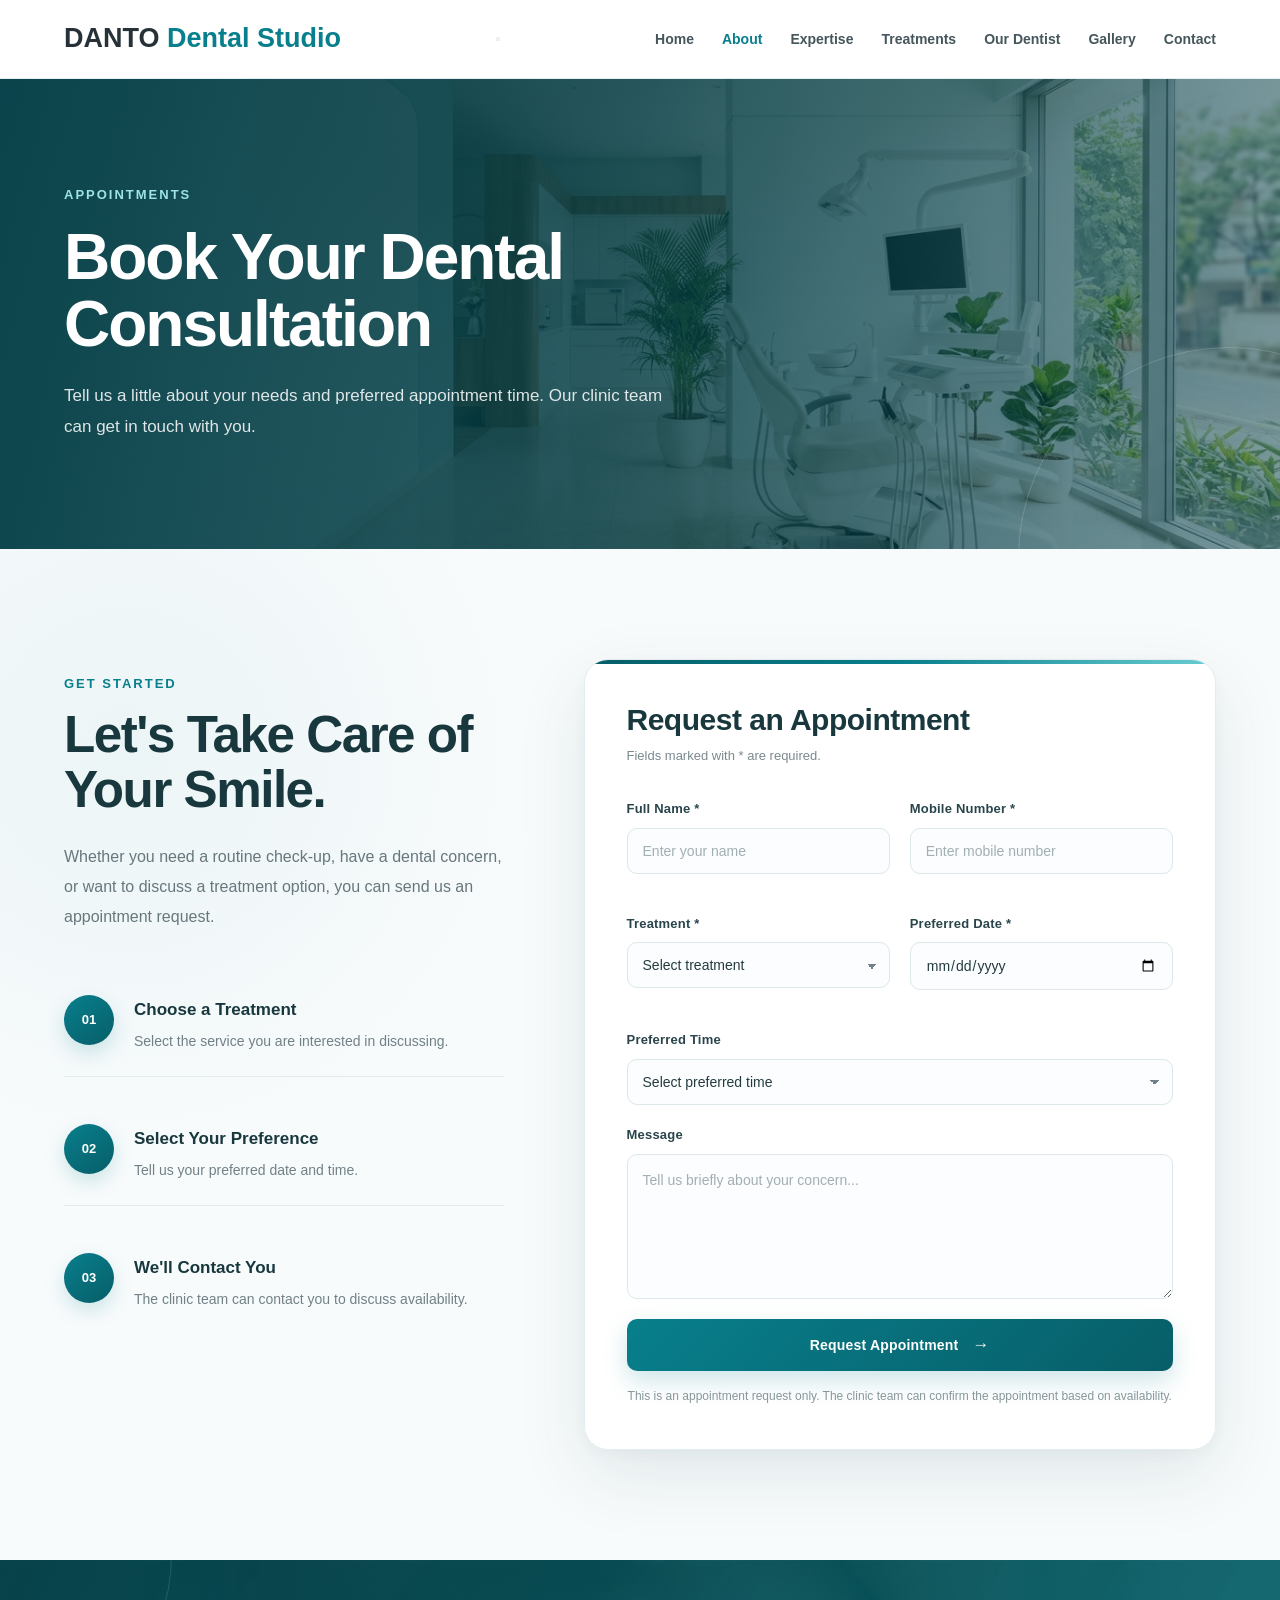
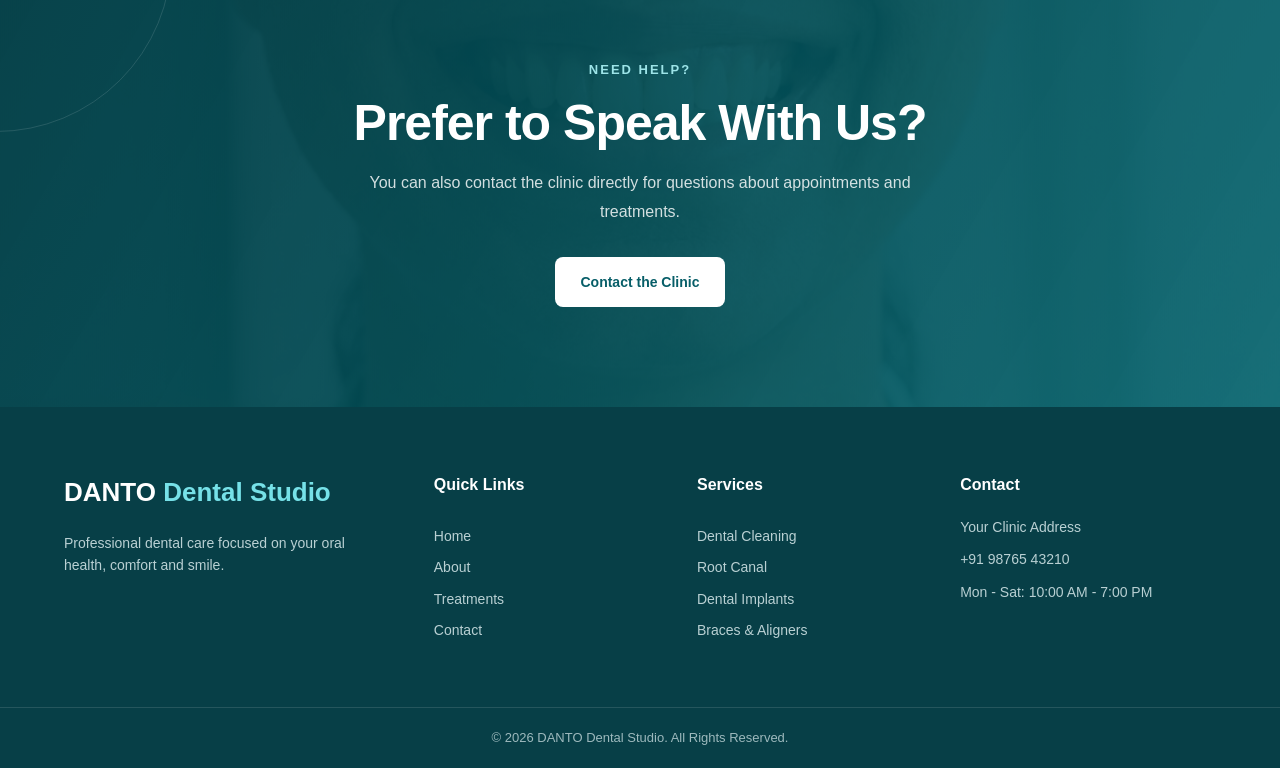
<file: pages/appointment.html>
<!DOCTYPE html>
<html lang="en">

<head>

    <meta charset="UTF-8">

    <meta name="viewport"
          content="width=device-width, initial-scale=1.0">

    <title>Book an Appointment | DANTO Dental Studio</title>

    <link rel="stylesheet"
          href="../css/style.css">

</head>

<body>


<!-- HEADER -->

   <header>

    <nav class="navbar">

        <!-- LOGO -->
        <a href="../index.html" class="logo">
             DANTO <span>Dental Studio</span>
        </a>


        <!-- MOBILE MENU -->
        <button class="menu-toggle"
                type="button"
                aria-label="Open navigation menu"
                aria-expanded="false">

            <span></span>
            <span></span>
            <span></span>

        </button>


        <!-- NAVIGATION -->
        <div class="nav-menu">

            <ul class="nav-links">

                <li>
                    <a href="../index.html">
                        Home
                    </a>
                </li>

                <li>
                    <a href="about.html" class="active">
                        About
                    </a>
                </li>

                <li>
                    <a href="expertise.html">
                        Expertise
                    </a>
                </li>

                <li>
                    <a href="treatments.html">
                        Treatments
                    </a>
                </li>

                <li>
                    <a href="dentist.html">
                        Our Dentist
                    </a>
                </li>

                <li>
                    <a href="gallery.html">
                        Gallery
                    </a>
                </li>

                <li>
                    <a href="contact.html">
                        Contact
                    </a>
                </li>

            </ul>

        </div>

    </nav>

</header>


<!-- APPOINTMENT HERO -->
<section class="appointment-hero">

    <div class="appointment-hero-content">

        <span class="section-tag">
            APPOINTMENTS
        </span>

        <h1>
            Book Your Dental Consultation
        </h1>

        <p>
            Tell us a little about your needs and
            preferred appointment time. Our clinic
            team can get in touch with you.
        </p>

    </div>

</section>



<!-- APPOINTMENT SECTION -->
<section class="appointment-section">

    <div class="container">

        <div class="appointment-grid">


            <!-- LEFT -->
            <div class="appointment-info">

                <span class="section-tag">
                    GET STARTED
                </span>

                <h2>
                    Let's Take Care
                    of Your Smile.
                </h2>

                <p>
                    Whether you need a routine check-up,
                    have a dental concern, or want to
                    discuss a treatment option, you can
                    send us an appointment request.
                </p>


                <div class="appointment-info-list">

                    <div class="appointment-info-item">

                        <div class="appointment-info-icon">
                            01
                        </div>

                        <div>
                            <h3>
                                Choose a Treatment
                            </h3>

                            <p>
                                Select the service you are
                                interested in discussing.
                            </p>
                        </div>

                    </div>


                    <div class="appointment-info-item">

                        <div class="appointment-info-icon">
                            02
                        </div>

                        <div>
                            <h3>
                                Select Your Preference
                            </h3>

                            <p>
                                Tell us your preferred date
                                and time.
                            </p>

                        </div>

                    </div>


                    <div class="appointment-info-item">

                        <div class="appointment-info-icon">
                            03
                        </div>

                        <div>

                            <h3>
                                We'll Contact You
                            </h3>

                            <p>
                                The clinic team can contact
                                you to discuss availability.
                            </p>

                        </div>

                    </div>

                </div>

            </div>



            <!-- FORM -->
            <div class="appointment-form-wrapper">

                <form id="appointmentForm"
                      class="appointment-form">


                    <div class="form-heading">

                        <h2>
                            Request an Appointment
                        </h2>

                        <p>
                            Fields marked with * are required.
                        </p>

                    </div>


                    <div class="form-row">


                        <div class="form-group">

                            <label for="patientName">
                                Full Name *
                            </label>

                            <input
                                type="text"
                                id="patientName"
                                name="patientName"
                                placeholder="Enter your name"
                                required>

                        </div>


                        <div class="form-group">

                            <label for="patientPhone">
                                Mobile Number *
                            </label>

                            <input
                                type="tel"
                                id="patientPhone"
                                name="patientPhone"
                                placeholder="Enter mobile number"
                                required>

                        </div>

                    </div>



                    <div class="form-row">


                        <div class="form-group">

                            <label for="treatment">
                                Treatment *
                            </label>

                            <select
                                id="treatment"
                                name="treatment"
                                required>

                                <option value="">
                                    Select treatment
                                </option>

                                <option>
                                    Dental Consultation
                                </option>

                                <option>
                                    Dental Cleaning
                                </option>

                                <option>
                                    Root Canal Treatment
                                </option>

                                <option>
                                    Dental Implants
                                </option>

                                <option>
                                    Cosmetic Dentistry
                                </option>

                                <option>
                                    Other
                                </option>

                            </select>

                        </div>


                        <div class="form-group">

                            <label for="appointmentDate">
                                Preferred Date *
                            </label>

                            <input
                                type="date"
                                id="appointmentDate"
                                name="appointmentDate"
                                required>

                        </div>

                    </div>



                    <div class="form-group">

                        <label for="appointmentTime">
                            Preferred Time
                        </label>

                        <select
                            id="appointmentTime"
                            name="appointmentTime">

                            <option value="">
                                Select preferred time
                            </option>

                            <option>
                                Morning
                            </option>

                            <option>
                                Afternoon
                            </option>

                            <option>
                                Evening
                            </option>

                        </select>

                    </div>



                    <div class="form-group">

                        <label for="patientMessage">
                            Message
                        </label>

                        <textarea
                            id="patientMessage"
                            name="patientMessage"
                            rows="5"
                            placeholder="Tell us briefly about your concern..."></textarea>

                    </div>


                    <button
                        type="submit"
                        class="appointment-submit">

                        Request Appointment

                    </button>


                    <p class="appointment-disclaimer">
                        This is an appointment request only.
                        The clinic team can confirm the
                        appointment based on availability.
                    </p>

                    <div id="appointmentSuccess"
                         class="appointment-success">

                        Thank you. Your appointment request
                        has been recorded for this demo.

                    </div>

                </form>

            </div>

        </div>

    </div>

</section>



<!-- CTA -->
<section class="appointment-cta">

    <div class="appointment-cta-content">

        <span class="section-tag">
            NEED HELP?
        </span>

        <h2>
            Prefer to Speak With Us?
        </h2>

        <p>
            You can also contact the clinic directly
            for questions about appointments and treatments.
        </p>

        <a href="contact.html"
           class="btn btn-light">

            Contact the Clinic

        </a>

    </div>

</section>



<!-- FOOTER -->
 <footer>

        <div class="footer-container">


            <div class="footer-about">

                <a href="../index.html" class="footer-logo">
                     DANTO <span>Dental Studio</span>
                </a>


                <p>
                    Professional dental care focused on
                    your oral health, comfort and smile.
                </p>

            </div>



            <div class="footer-links">

                <h3>
                    Quick Links
                </h3>

                <a href="../index.html">
                    Home
                </a>

                <a href="about.html">
                    About
                </a>

                <a href="treatments.html">
                    Treatments
                </a>

                <a href="contact.html">
                    Contact
                </a>

            </div>



            <div class="footer-links">

                <h3>
                    Services
                </h3>

                <a href="treatments.html">
                    Dental Cleaning
                </a>

                <a href="treatments.html">
                    Root Canal
                </a>

                <a href="treatments.html">
                    Dental Implants
                </a>

                <a href="treatments.html">
                    Braces & Aligners
                </a>

            </div>



            <div class="footer-contact">

                <h3>
                    Contact
                </h3>

                <p>
                    Your Clinic Address
                </p>

                <p>
                    +91 98765 43210
                </p>

                <p>
                    Mon - Sat: 10:00 AM - 7:00 PM
                </p>

            </div>


        </div>



        <div class="footer-bottom">

            <p>
                © 2026 DANTO Dental Studio.
                All Rights Reserved.
            </p>

        </div>

    </footer>



<script src="../js/script.js"></script>

</body>

</html>
</file>
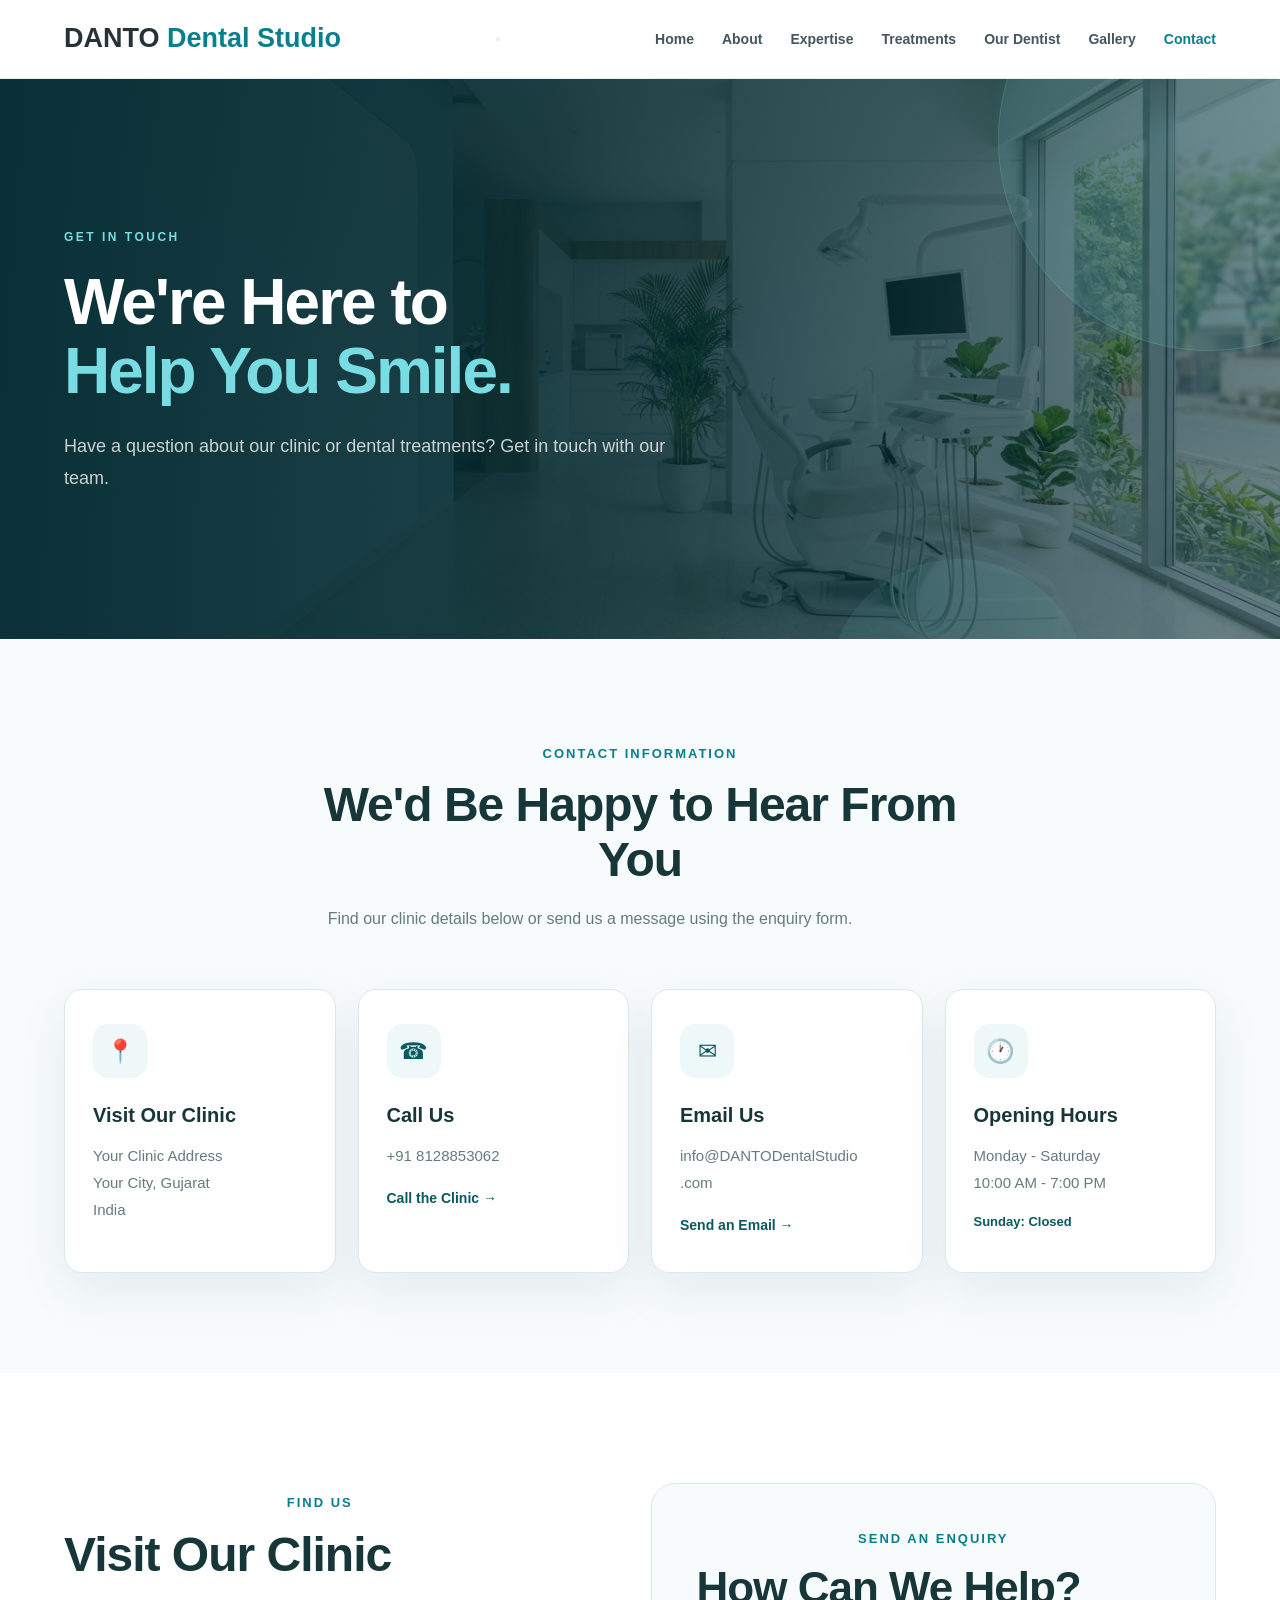
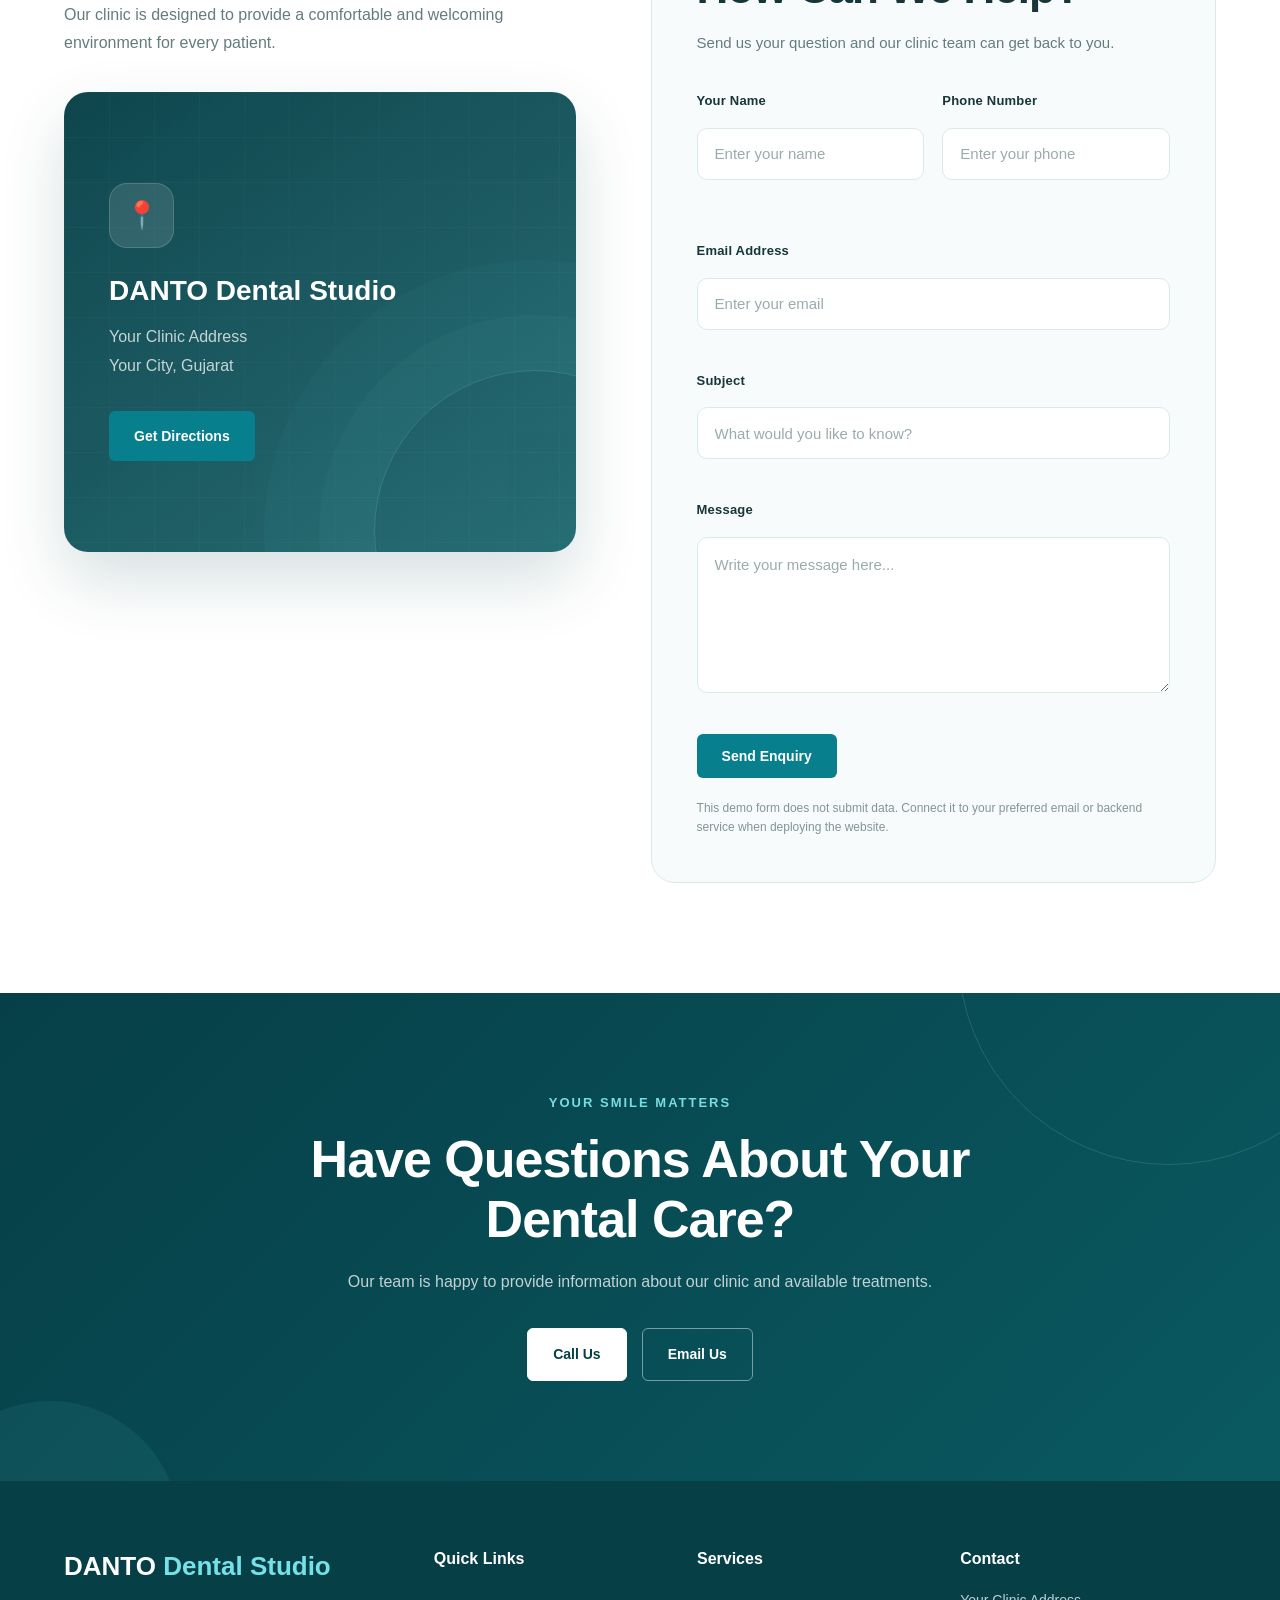
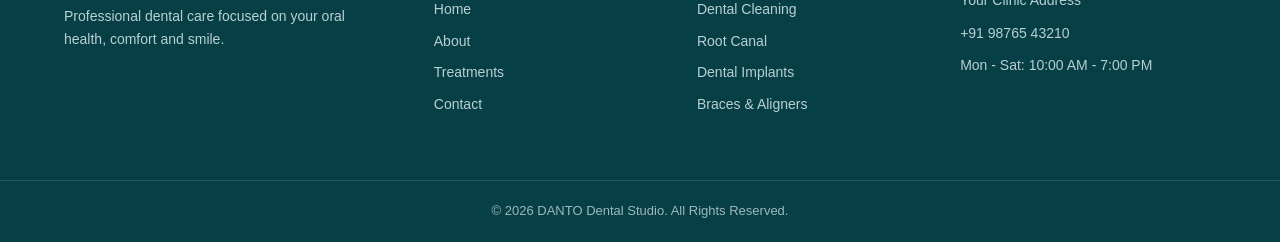
<file: pages/contact.html>
<!DOCTYPE html>
<html lang="en">

<head>

    <meta charset="UTF-8">

    <meta name="viewport" content="width=device-width, initial-scale=1.0">

    <title>Contact | DANTO Dental Studio</title>

    <meta name="description"
          content="Contact DANTO Dental Studio for dental care information, clinic location, contact details and opening hours.">

<link rel="stylesheet" href="../css/style.css">
<link rel="stylesheet" href="../css/contact.css">

</head>


<body>


    <!-- ================================
         HEADER
    ================================= -->


   <header>

    <nav class="navbar">

        <!-- LOGO -->
        <a href="../index.html" class="logo">
             DANTO <span>Dental Studio</span>
        </a>


        <!-- MOBILE MENU -->
        <button class="menu-toggle"
                type="button"
                aria-label="Open navigation menu"
                aria-expanded="false">

            <span></span>
            <span></span>
            <span></span>

        </button>


        <!-- NAVIGATION -->
        <div class="nav-menu">

            <ul class="nav-links">

                <li>
                    <a href="../index.html">
                        Home
                    </a>
                </li>

                <li>
                    <a href="about.html" >
                        About
                    </a>
                </li>

                <li>
                    <a href="expertise.html">
                        Expertise
                    </a>
                </li>

                <li>
                    <a href="treatments.html">
                        Treatments
                    </a>
                </li>

                <li>
                    <a href="dentist.html">
                        Our Dentist
                    </a>
                </li>

                <li>
                    <a href="gallery.html">
                        Gallery
                    </a>
                </li>

                <li>
                    <a href="contact.html" class="active">
                        Contact
                    </a>
                </li>

            </ul>

        </div>

    </nav>

</header>

    <!-- ================================
         MAIN
    ================================= -->

    <main>


        <!-- ================================
             CONTACT HERO
        ================================= -->

        <section class="contact-page-hero">

            <div class="contact-page-hero-content">

                <span class="section-tag">
                    GET IN TOUCH
                </span>


                <h1>
                    We're Here to
                    <span>Help You Smile.</span>
                </h1>


                <p>
                    Have a question about our clinic or
                    dental treatments? Get in touch with
                    our team.
                </p>

            </div>

        </section>



        <!-- ================================
             CONTACT INFO
        ================================= -->

        <section class="contact-information">

            <div class="section-container">


                <div class="section-heading contact-heading">

                    <span class="section-tag">
                        CONTACT INFORMATION
                    </span>


                    <h2>
                        We'd Be Happy to
                        Hear From You
                    </h2>


                    <p>
                        Find our clinic details below or
                        send us a message using the enquiry
                        form.
                    </p>

                </div>



                <div class="contact-info-grid">


                    <!-- Address -->

                    <div class="contact-info-card">

                        <div class="contact-icon">
                            📍
                        </div>


                        <h3>
                            Visit Our Clinic
                        </h3>


                        <p>
                            Your Clinic Address<br>
                            Your City, Gujarat<br>
                            India
                        </p>

                    </div>



                    <!-- Phone -->

                    <div class="contact-info-card">

                        <div class="contact-icon">
                            ☎
                        </div>


                        <h3>
                            Call Us
                        </h3>


                        <p>
                            +91 8128853062
                        </p>


                        <a href="tel:+918128853062"
                           class="contact-card-link">

                            Call the Clinic →

                        </a>

                    </div>



                    <!-- Email -->

                    <div class="contact-info-card">

                        <div class="contact-icon">
                            ✉
                        </div>


                        <h3>
                            Email Us
                        </h3>


                        <p>
                            info@DANTODentalStudio .com
                        </p>


                        <a href="mailto:info@DANTODentalStudio .com"
                           class="contact-card-link">

                            Send an Email →

                        </a>

                    </div>



                    <!-- Hours -->

                    <div class="contact-info-card">

                        <div class="contact-icon">
                            🕐
                        </div>


                        <h3>
                            Opening Hours
                        </h3>


                        <p>
                            Monday - Saturday<br>
                            10:00 AM - 7:00 PM
                        </p>


                        <span class="contact-card-note">
                            Sunday: Closed
                        </span>

                    </div>


                </div>

            </div>

        </section>



        <!-- ================================
             CONTACT AREA
        ================================= -->

        <section class="contact-main">

            <div class="section-container">

                <div class="contact-main-grid">


                    <!-- LEFT SIDE -->

                    <div class="contact-location">

                        <span class="section-tag">
                            FIND US
                        </span>


                        <h2>
                            Visit Our Clinic
                        </h2>


                        <p>
                            Our clinic is designed to provide
                            a comfortable and welcoming
                            environment for every patient.
                        </p>



                        <div class="location-box">

                            <div class="location-placeholder">

                                <div class="location-pin">
                                    📍
                                </div>


                                <h3>
                                    DANTO Dental Studio
                                </h3>


                                <p>
                                    Your Clinic Address<br>
                                    Your City, Gujarat
                                </p>


                                <a href="#"
                                   class="btn btn-primary">

                                    Get Directions

                                </a>

                            </div>

                        </div>

                    </div>



                    <!-- RIGHT SIDE -->

                    <div class="contact-form-wrapper">

                        <span class="section-tag">
                            SEND AN ENQUIRY
                        </span>


                        <h2>
                            How Can We Help?
                        </h2>


                        <p>
                            Send us your question and our
                            clinic team can get back to you.
                        </p>



                        <form class="contact-form"
                              onsubmit="return false;">


                            <div class="form-row">

                                <div class="form-group">

                                    <label for="name">
                                        Your Name
                                    </label>

                                    <input
                                        type="text"
                                        id="name"
                                        placeholder="Enter your name">

                                </div>


                                <div class="form-group">

                                    <label for="phone">
                                        Phone Number
                                    </label>

                                    <input
                                        type="tel"
                                        id="phone"
                                        placeholder="Enter your phone">

                                </div>

                            </div>



                            <div class="form-group">

                                <label for="email">
                                    Email Address
                                </label>

                                <input
                                    type="email"
                                    id="email"
                                    placeholder="Enter your email">

                            </div>



                            <div class="form-group">

                                <label for="subject">
                                    Subject
                                </label>

                                <input
                                    type="text"
                                    id="subject"
                                    placeholder="What would you like to know?">

                            </div>



                            <div class="form-group">

                                <label for="message">
                                    Message
                                </label>

                                <textarea
                                    id="message"
                                    rows="5"
                                    placeholder="Write your message here..."></textarea>

                            </div>



                            <button type="submit"
                                    class="btn btn-primary">

                                Send Enquiry

                            </button>


                            <p class="form-note">
                                This demo form does not submit data.
                                Connect it to your preferred email
                                or backend service when deploying
                                the website.
                            </p>

                        </form>

                    </div>


                </div>

            </div>

        </section>



        <!-- ================================
             QUICK CONTACT
        ================================= -->

        <section class="contact-quick">

            <div class="contact-quick-content">

                <span class="section-tag">
                    YOUR SMILE MATTERS
                </span>


                <h2>
                    Have Questions About
                    Your Dental Care?
                </h2>


                <p>
                    Our team is happy to provide information
                    about our clinic and available treatments.
                </p>


                <div class="contact-quick-buttons">

                    <a href="tel:+919876543210"
                       class="btn btn-white">

                        Call Us

                    </a>


                    <a href="mailto:info@smilecareclinic.com"
                       class="btn btn-outline-white">

                        Email Us

                    </a>

                </div>

            </div>

        </section>


    </main>



    <!-- ================================
         FOOTER
    ================================= -->

    <footer>

        <div class="footer-container">


            <div class="footer-about">

                <a href="../index.html" class="footer-logo">
                     DANTO <span>Dental Studio</span>
                </a>


                <p>
                    Professional dental care focused on
                    your oral health, comfort and smile.
                </p>

            </div>



            <div class="footer-links">

                <h3>
                    Quick Links
                </h3>

                <a href="../index.html">
                    Home
                </a>

                <a href="about.html">
                    About
                </a>

                <a href="treatments.html">
                    Treatments
                </a>

                <a href="contact.html">
                    Contact
                </a>

            </div>



            <div class="footer-links">

                <h3>
                    Services
                </h3>

                <a href="treatments.html">
                    Dental Cleaning
                </a>

                <a href="treatments.html">
                    Root Canal
                </a>

                <a href="treatments.html">
                    Dental Implants
                </a>

                <a href="treatments.html">
                    Braces & Aligners
                </a>

            </div>



            <div class="footer-contact">

                <h3>
                    Contact
                </h3>

                <p>
                    Your Clinic Address
                </p>

                <p>
                    +91 98765 43210
                </p>

                <p>
                    Mon - Sat: 10:00 AM - 7:00 PM
                </p>

            </div>


        </div>



        <div class="footer-bottom">

            <p>
                © 2026 DANTO Dental Studio.
                All Rights Reserved.
            </p>

        </div>

    </footer>



    <script src="../js/script.js"></script>

</body>

</html>
</file>
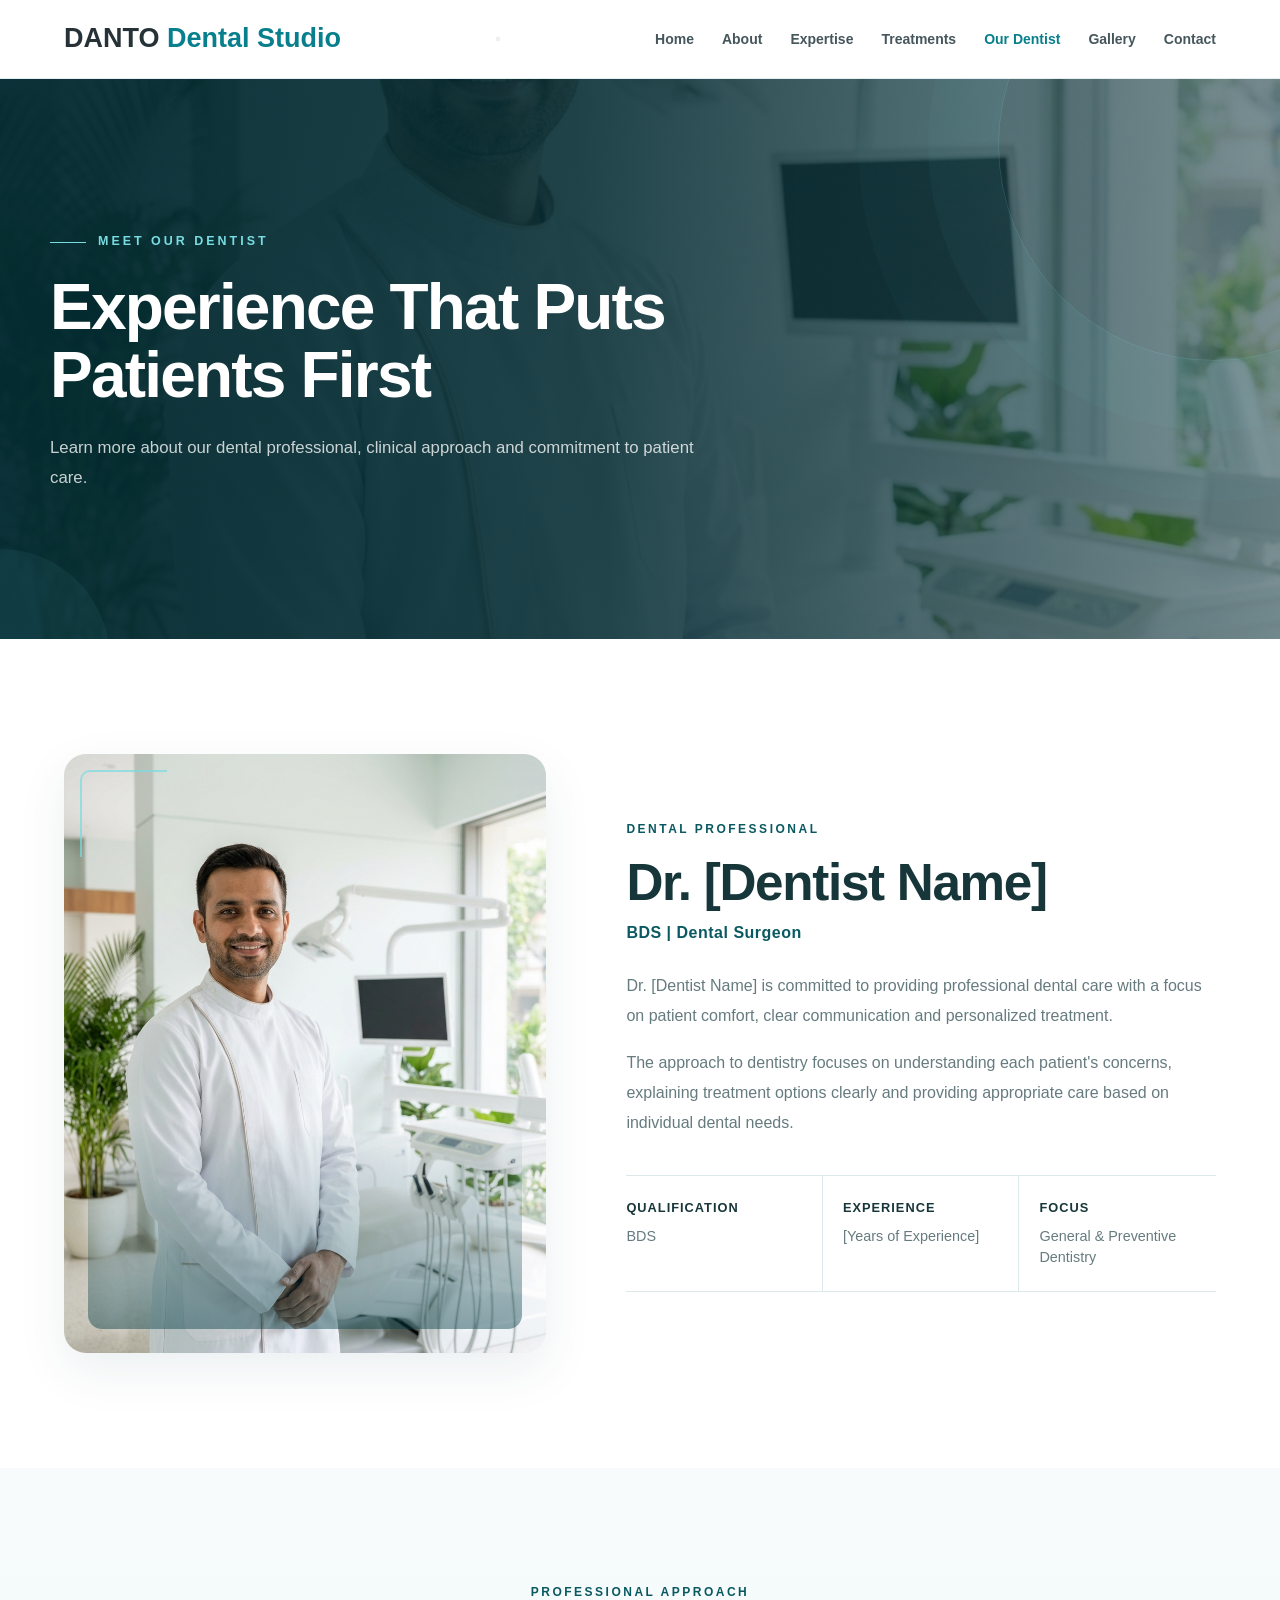
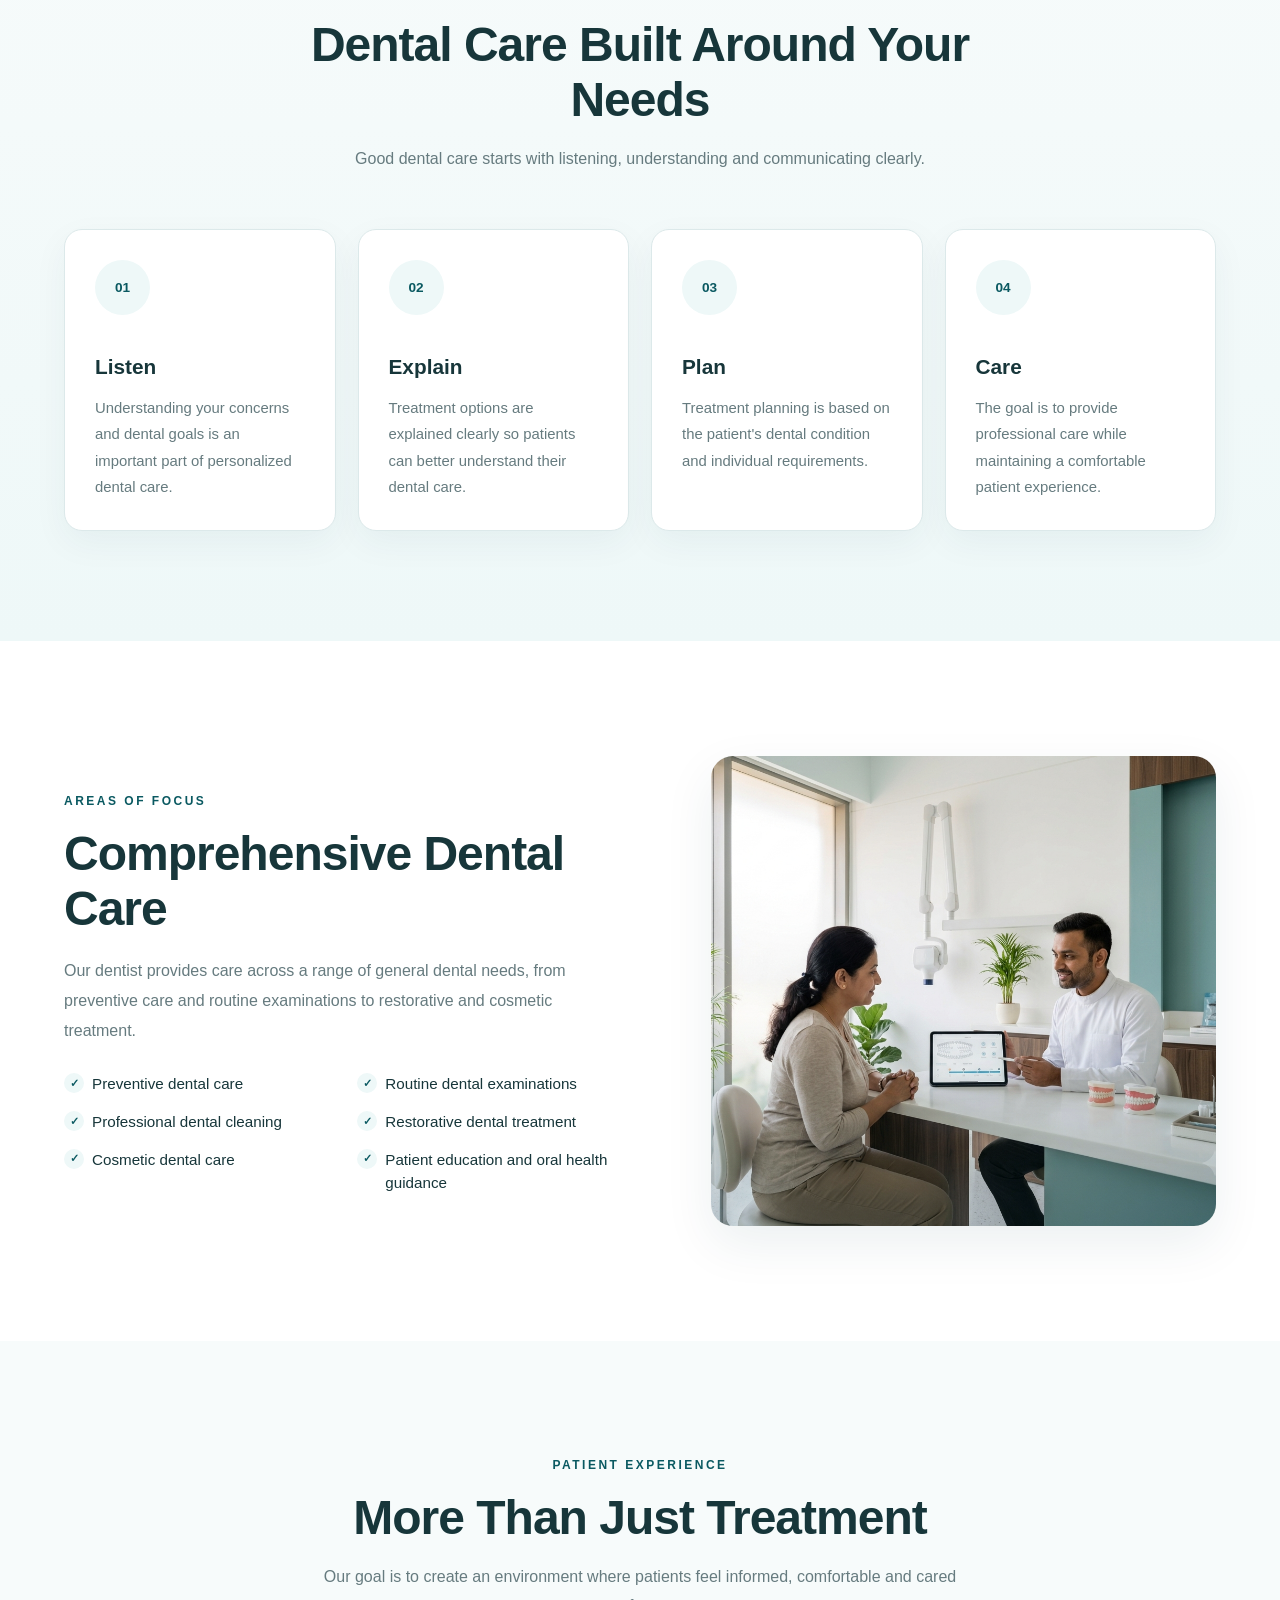
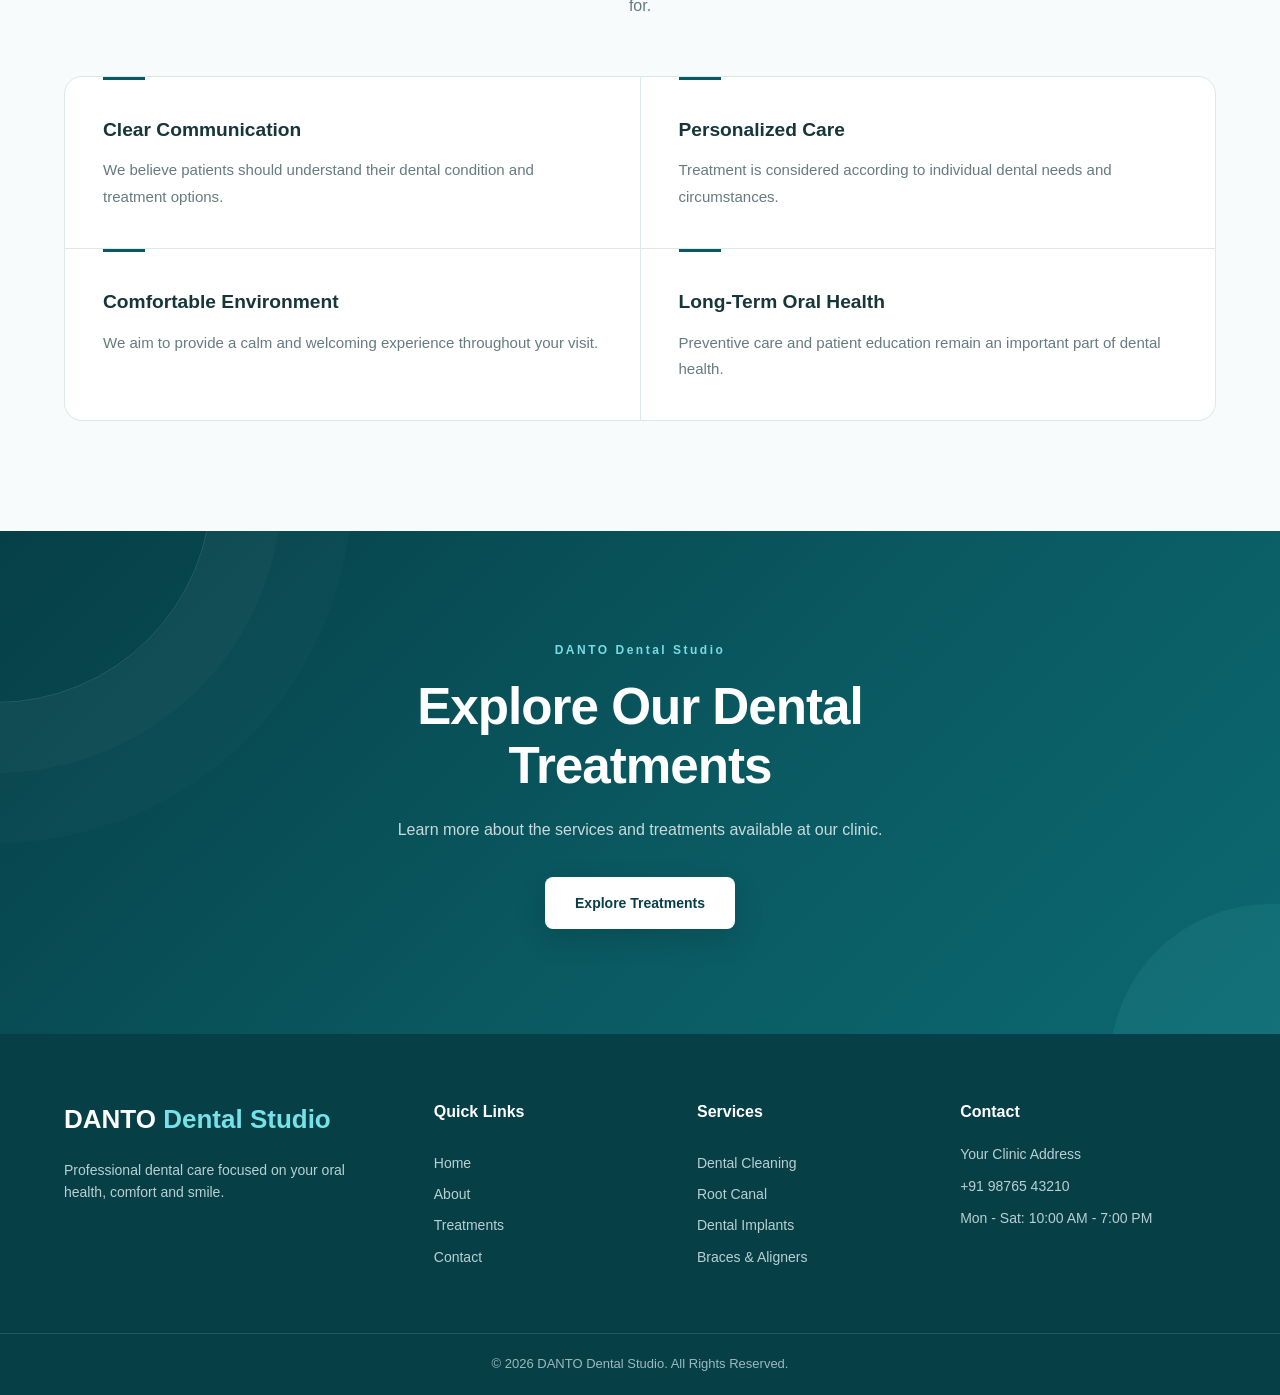
<file: pages/dentist.html>
<!DOCTYPE html>
<html lang="en">

<head>

    <meta charset="UTF-8">

    <meta name="viewport"
          content="width=device-width, initial-scale=1.0">

    <title>Our Dentist | DANTO Dental Studio</title>

    <meta name="description"
          content="Meet the dentist at DANTO Dental Studio and learn about their approach to professional, patient-focused dental care.">

  <link rel="stylesheet" href="../css/style.css">
<link rel="stylesheet" href="../css/dentist.css">

</head>


<body>


    <!-- ================================
         HEADER
    ================================= -->


   <header>

    <nav class="navbar">

        <!-- LOGO -->
        <a href="../index.html" class="logo">
             DANTO <span>Dental Studio</span>
        </a>


        <!-- MOBILE MENU -->
        <button class="menu-toggle"
                type="button"
                aria-label="Open navigation menu"
                aria-expanded="false">

            <span></span>
            <span></span>
            <span></span>

        </button>


        <!-- NAVIGATION -->
        <div class="nav-menu">

            <ul class="nav-links">

                <li>
                    <a href="../index.html">
                        Home
                    </a>
                </li>

                <li>
                    <a href="about.html" >
                        About
                    </a>
                </li>

                <li>
                    <a href="expertise.html">
                        Expertise
                    </a>
                </li>

                <li>
                    <a href="treatments.html">
                        Treatments
                    </a>
                </li>

                <li>
                    <a href="dentist.html" class="active">
                        Our Dentist
                    </a>
                </li>

                <li>
                    <a href="gallery.html">
                        Gallery
                    </a>
                </li>

                <li>
                    <a href="contact.html">
                        Contact
                    </a>
                </li>

            </ul>

        </div>

    </nav>

</header>




    <!-- ================================
         PAGE HERO
    ================================= -->

    <section class="page-hero dentist-page-hero">

        <div class="page-hero-content">

            <span>
                MEET OUR DENTIST
            </span>

            <h1>
                Experience That
                Puts Patients First
            </h1>

            <p>
                Learn more about our dental professional,
                clinical approach and commitment to patient care.
            </p>

        </div>

    </section>



    <!-- ================================
         DOCTOR PROFILE
    ================================= -->

    <section class="dentist-profile">

        <div class="section-container dentist-profile-grid">


            <div class="dentist-profile-image">

                <img src="../images/doctor.png"
                     alt="Dentist at DANTO Dental Studio">

            </div>


            <div class="dentist-profile-content">

                <span class="section-tag">
                    DENTAL PROFESSIONAL
                </span>


                <h2>
                    Dr. [Dentist Name]
                </h2>


                <h3>
                    BDS | Dental Surgeon
                </h3>


                <p>
                    Dr. [Dentist Name] is committed to providing
                    professional dental care with a focus on
                    patient comfort, clear communication and
                    personalized treatment.
                </p>


                <p>
                    The approach to dentistry focuses on
                    understanding each patient's concerns,
                    explaining treatment options clearly and
                    providing appropriate care based on individual
                    dental needs.
                </p>


                <div class="dentist-profile-details">

                    <div>

                        <strong>
                            Qualification
                        </strong>

                        <span>
                            BDS
                        </span>

                    </div>


                    <div>

                        <strong>
                            Experience
                        </strong>

                        <span>
                            [Years of Experience]
                        </span>

                    </div>


                    <div>

                        <strong>
                            Focus
                        </strong>

                        <span>
                            General & Preventive Dentistry
                        </span>

                    </div>

                </div>

            </div>


        </div>

    </section>



    <!-- ================================
         PROFESSIONAL APPROACH
    ================================= -->

    <section class="dentist-approach">

        <div class="section-container">


            <div class="section-heading">

                <span class="section-tag">
                    PROFESSIONAL APPROACH
                </span>


                <h2>
                    Dental Care Built Around
                    Your Needs
                </h2>


                <p>
                    Good dental care starts with listening,
                    understanding and communicating clearly.
                </p>

            </div>



            <div class="dentist-approach-grid">


                <div class="dentist-approach-card">

                    <div class="dentist-approach-number">
                        01
                    </div>


                    <h3>
                        Listen
                    </h3>


                    <p>
                        Understanding your concerns and dental
                        goals is an important part of personalized
                        dental care.
                    </p>

                </div>



                <div class="dentist-approach-card">

                    <div class="dentist-approach-number">
                        02
                    </div>


                    <h3>
                        Explain
                    </h3>


                    <p>
                        Treatment options are explained clearly
                        so patients can better understand their
                        dental care.
                    </p>

                </div>



                <div class="dentist-approach-card">

                    <div class="dentist-approach-number">
                        03
                    </div>


                    <h3>
                        Plan
                    </h3>


                    <p>
                        Treatment planning is based on the
                        patient's dental condition and individual
                        requirements.
                    </p>

                </div>



                <div class="dentist-approach-card">

                    <div class="dentist-approach-number">
                        04
                    </div>


                    <h3>
                        Care
                    </h3>


                    <p>
                        The goal is to provide professional care
                        while maintaining a comfortable patient
                        experience.
                    </p>

                </div>


            </div>

        </div>

    </section>



    <!-- ================================
         AREAS OF FOCUS
    ================================= -->

    <section class="dentist-focus">

        <div class="section-container dentist-focus-grid">


            <div class="dentist-focus-content">

                <span class="section-tag">
                    AREAS OF FOCUS
                </span>


                <h2>
                    Comprehensive Dental Care
                </h2>


                <p>
                    Our dentist provides care across a range of
                    general dental needs, from preventive care
                    and routine examinations to restorative and
                    cosmetic treatment.
                </p>


                <ul>

                    <li>
                        Preventive dental care
                    </li>

                    <li>
                        Routine dental examinations
                    </li>

                    <li>
                        Professional dental cleaning
                    </li>

                    <li>
                        Restorative dental treatment
                    </li>

                    <li>
                        Cosmetic dental care
                    </li>

                    <li>
                        Patient education and oral health guidance
                    </li>

                </ul>

            </div>


            <div class="dentist-focus-image">

                <img src="../images/consultation.png"
                     alt="Dentist consultation with patient">

            </div>


        </div>

    </section>



    <!-- ================================
         WHY PATIENTS VALUE THE APPROACH
    ================================= -->

    <section class="dentist-values">

        <div class="section-container">


            <div class="section-heading">

                <span class="section-tag">
                    PATIENT EXPERIENCE
                </span>


                <h2>
                    More Than Just Treatment
                </h2>


                <p>
                    Our goal is to create an environment where
                    patients feel informed, comfortable and cared for.
                </p>

            </div>



            <div class="dentist-values-grid">


                <div class="dentist-value">

                    <strong>
                        Clear Communication
                    </strong>

                    <p>
                        We believe patients should understand
                        their dental condition and treatment options.
                    </p>

                </div>



                <div class="dentist-value">

                    <strong>
                        Personalized Care
                    </strong>

                    <p>
                        Treatment is considered according to
                        individual dental needs and circumstances.
                    </p>

                </div>



                <div class="dentist-value">

                    <strong>
                        Comfortable Environment
                    </strong>

                    <p>
                        We aim to provide a calm and welcoming
                        experience throughout your visit.
                    </p>

                </div>



                <div class="dentist-value">

                    <strong>
                        Long-Term Oral Health
                    </strong>

                    <p>
                        Preventive care and patient education
                        remain an important part of dental health.
                    </p>

                </div>


            </div>

        </div>

    </section>



    <!-- ================================
         CTA
    ================================= -->

    <section class="dentist-cta">

        <div class="cta-content">

            <span class="section-tag">
                DANTO Dental Studio
            </span>


            <h2>
                Explore Our Dental Treatments
            </h2>


            <p>
                Learn more about the services and treatments
                available at our clinic.
            </p>


            <a href="treatments.html"
               class="btn btn-white">

                Explore Treatments

            </a>

        </div>

    </section>



    <!-- ================================
         FOOTER
    ================================= -->

    <footer>

        <div class="footer-container">


            <div class="footer-about">

                <a href="../index.html" class="footer-logo">
                     DANTO <span>Dental Studio</span>
                </a>


                <p>
                    Professional dental care focused on
                    your oral health, comfort and smile.
                </p>

            </div>



            <div class="footer-links">

                <h3>
                    Quick Links
                </h3>

                <a href="../index.html">
                    Home
                </a>

                <a href="about.html">
                    About
                </a>

                <a href="treatments.html">
                    Treatments
                </a>

                <a href="contact.html">
                    Contact
                </a>

            </div>



            <div class="footer-links">

                <h3>
                    Services
                </h3>

                <a href="treatments.html">
                    Dental Cleaning
                </a>

                <a href="treatments.html">
                    Root Canal
                </a>

                <a href="treatments.html">
                    Dental Implants
                </a>

                <a href="treatments.html">
                    Braces & Aligners
                </a>

            </div>



            <div class="footer-contact">

                <h3>
                    Contact
                </h3>

                <p>
                    Your Clinic Address
                </p>

                <p>
                    +91 98765 43210
                </p>

                <p>
                    Mon - Sat: 10:00 AM - 7:00 PM
                </p>

            </div>


        </div>



        <div class="footer-bottom">

            <p>
                © 2026 DANTO Dental Studio.
                All Rights Reserved.
            </p>

        </div>

    </footer>



    <script src="../js/script.js"></script>

</body>

</html>
</file>
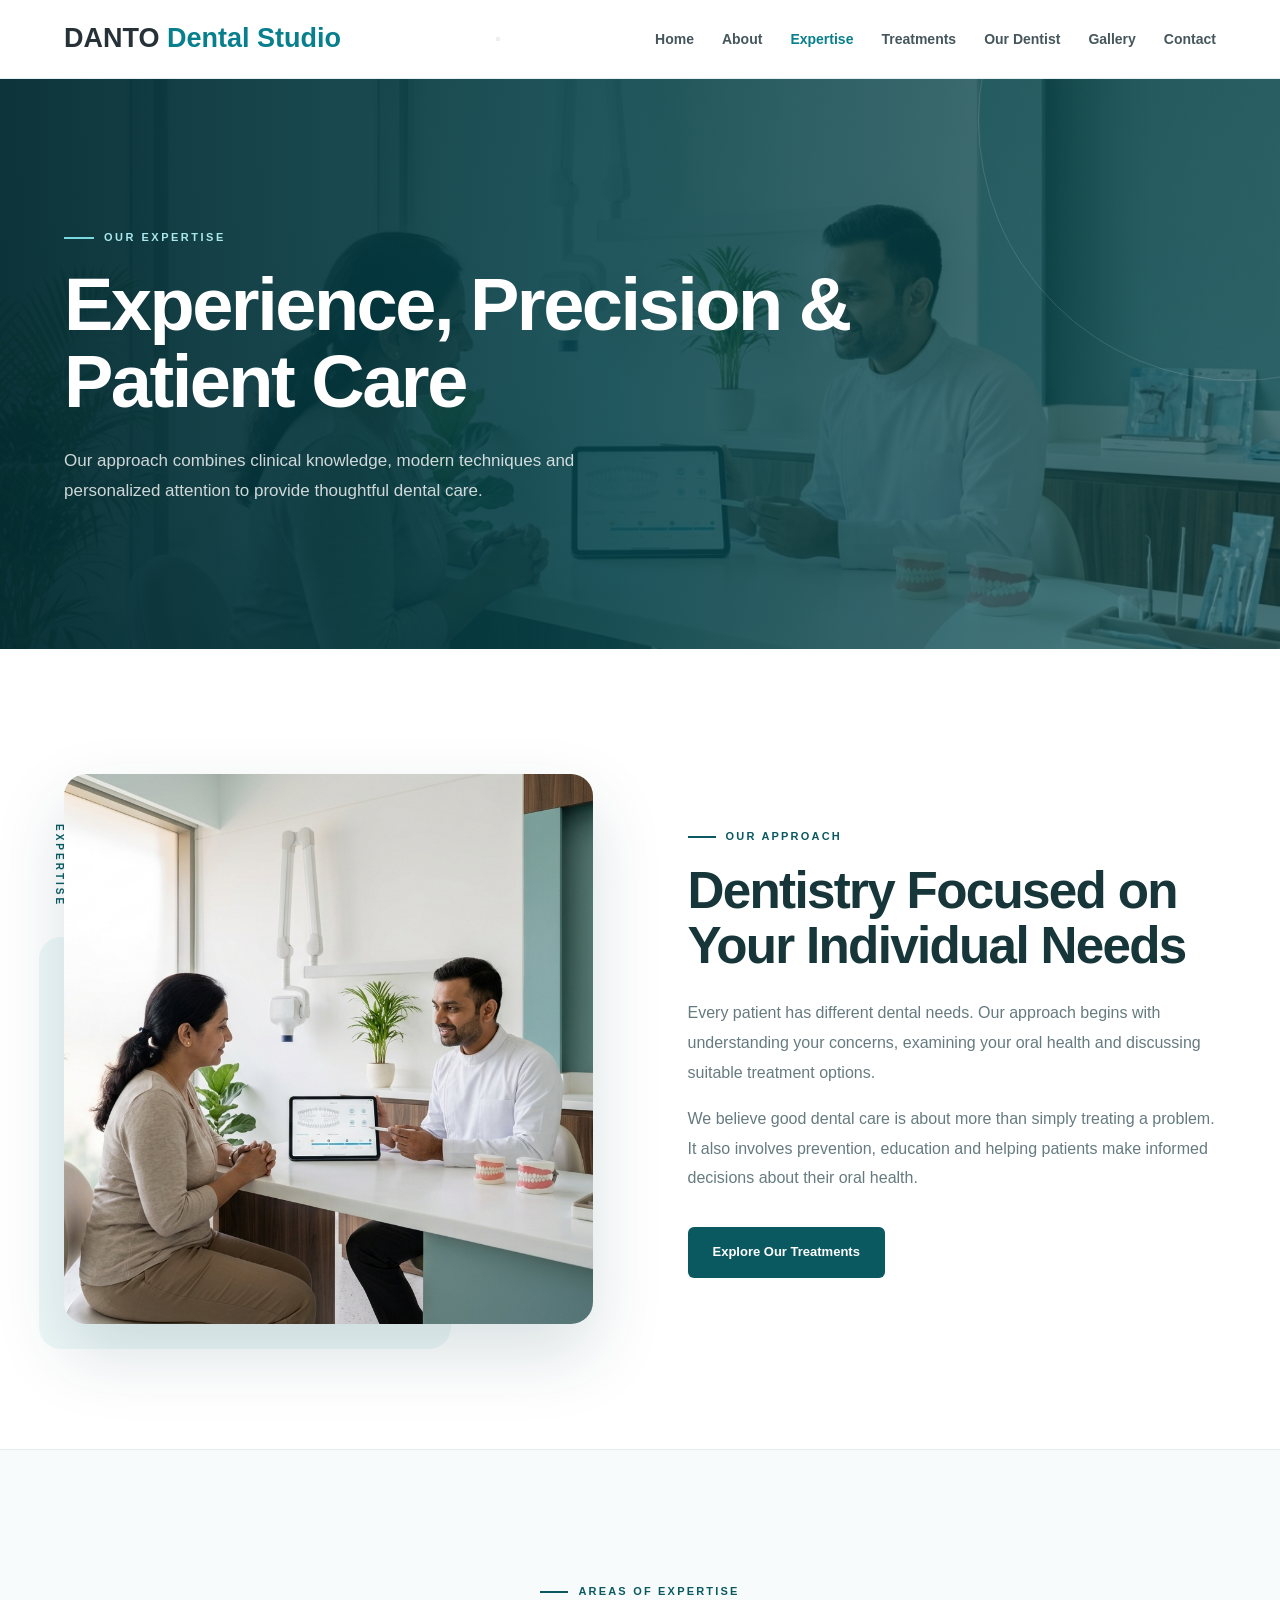
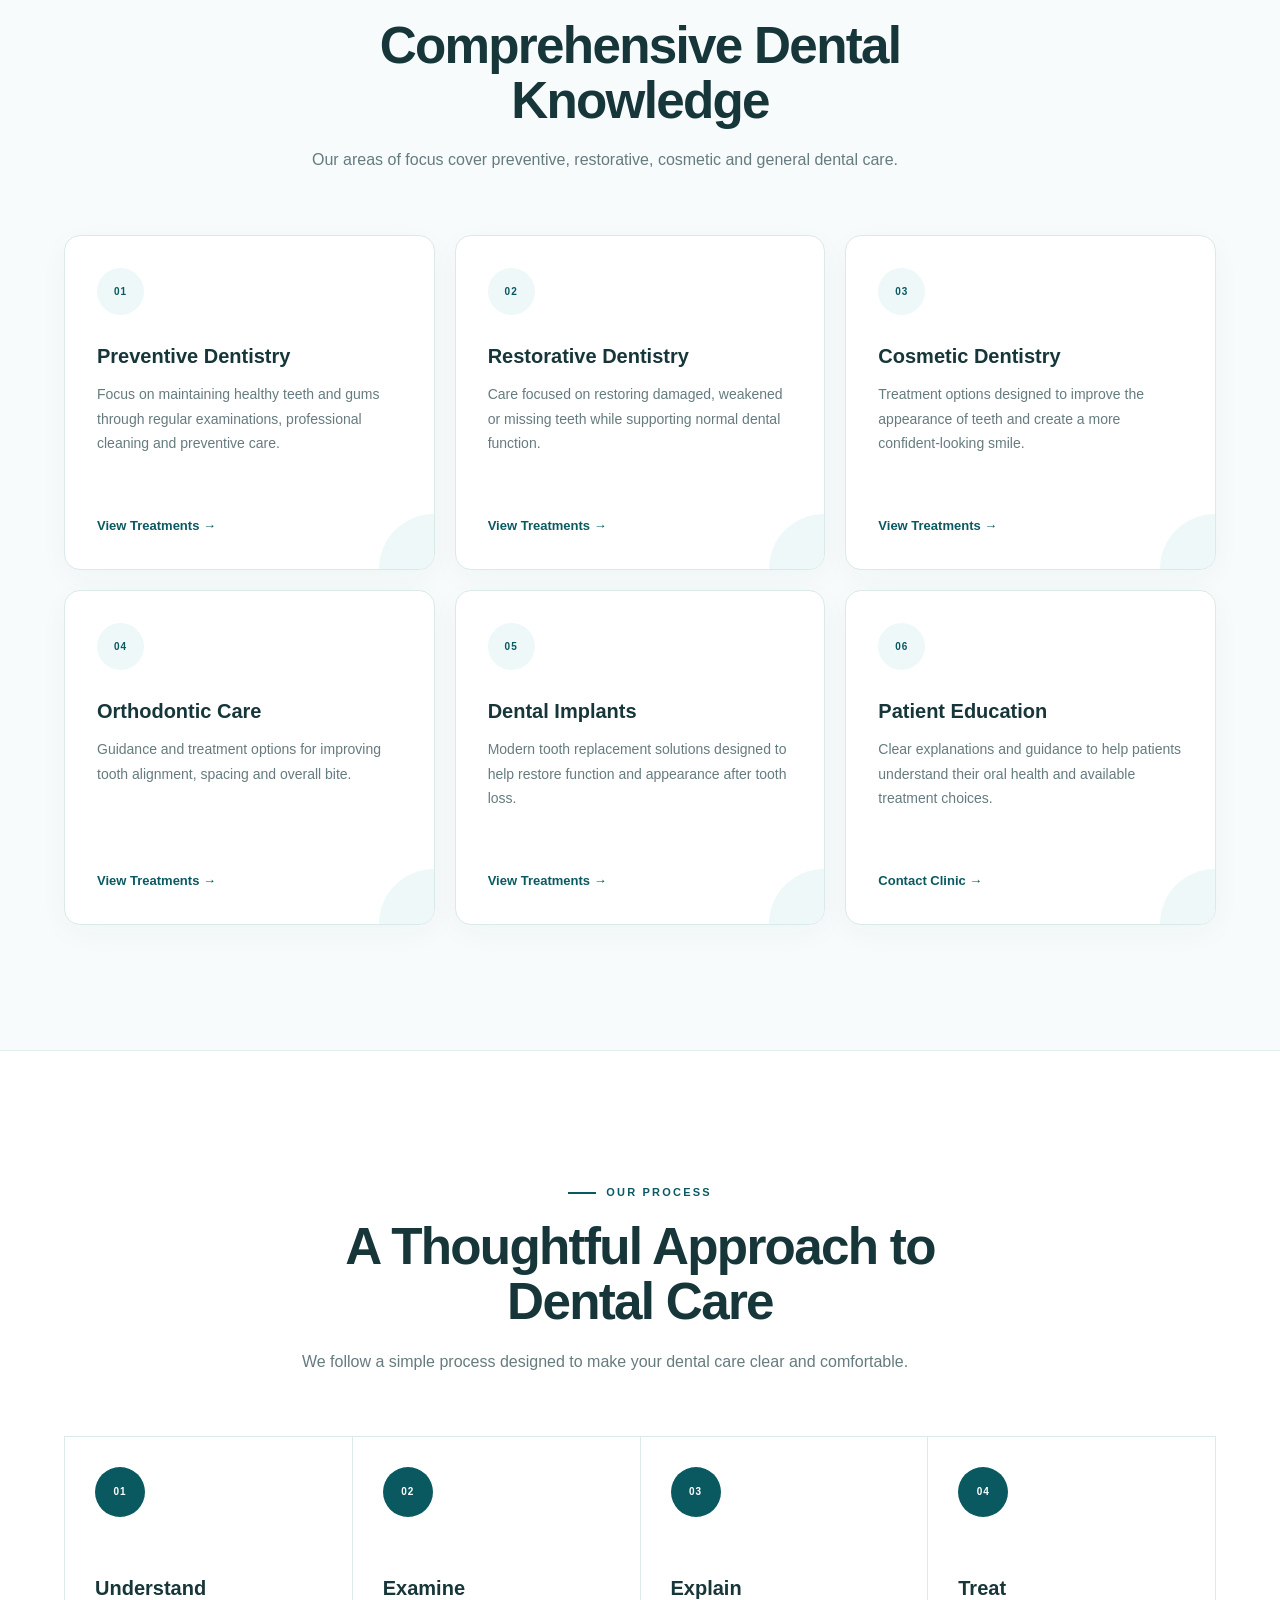
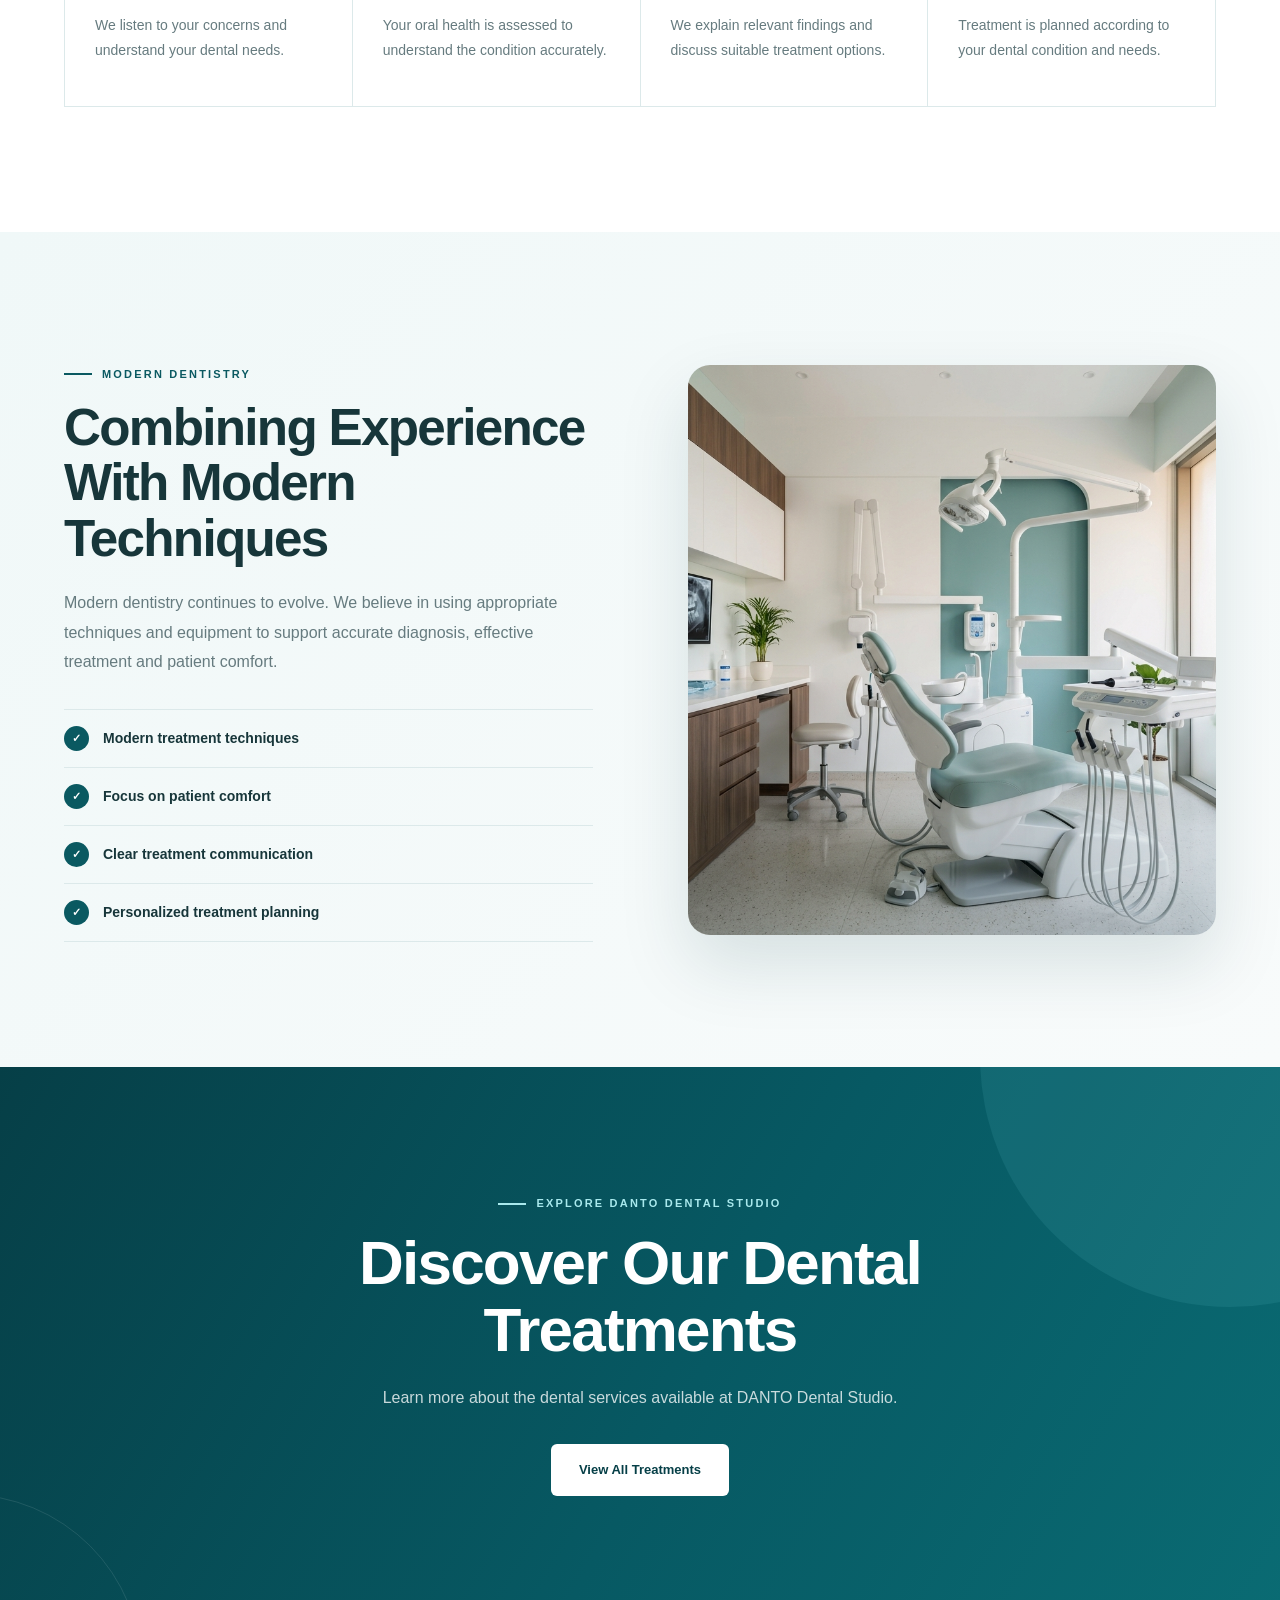
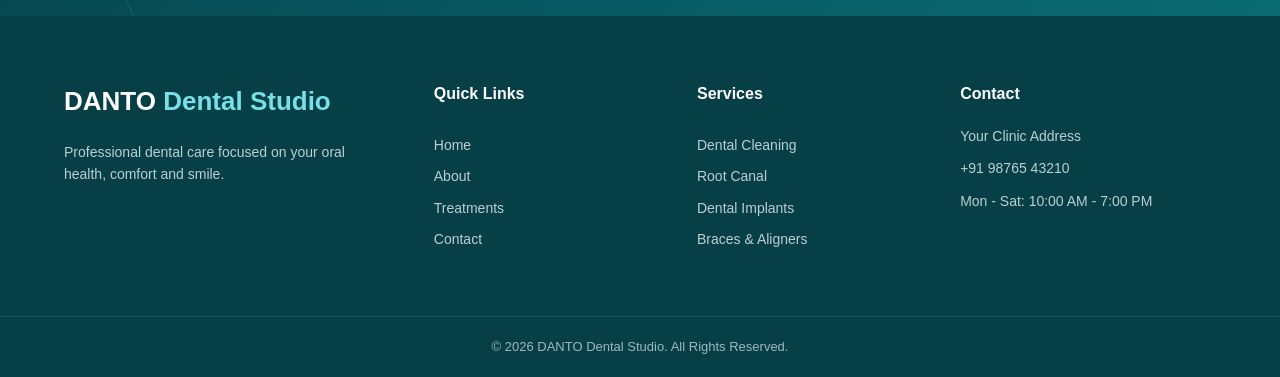
<file: pages/expertise.html>
<!DOCTYPE html>
<html lang="en">

<head>

    <meta charset="UTF-8">

    <meta name="viewport"
          content="width=device-width, initial-scale=1.0">

    <title>Our Expertise | DANTO Dental Studio</title>

    <meta name="description"
          content="Discover the dental expertise, treatment approach and patient-focused care at DANTO Dental Studio.">

<link rel="stylesheet" href="../css/style.css">
<link rel="stylesheet" href="../css/expertise.css">

</head>


<body>


    <!-- ================================
         HEADER
    ================================= -->

  
   <header>

    <nav class="navbar">

        <!-- LOGO -->
        <a href="../index.html" class="logo">
             DANTO <span>Dental Studio</span>
        </a>


        <!-- MOBILE MENU -->
        <button class="menu-toggle"
                type="button"
                aria-label="Open navigation menu"
                aria-expanded="false">

            <span></span>
            <span></span>
            <span></span>

        </button>


        <!-- NAVIGATION -->
        <div class="nav-menu">

            <ul class="nav-links">

                <li>
                    <a href="../index.html">
                        Home
                    </a>
                </li>

                <li>
                    <a href="about.html" >
                        About
                    </a>
                </li>

                <li>
                    <a href="expertise.html" class="active">
                        Expertise
                    </a>
                </li>

                <li>
                    <a href="treatments.html">
                        Treatments
                    </a>
                </li>

                <li>
                    <a href="dentist.html" >
                        Our Dentist
                    </a>
                </li>

                <li>
                    <a href="gallery.html">
                        Gallery
                    </a>
                </li>

                <li>
                    <a href="contact.html">
                        Contact
                    </a>
                </li>

            </ul>

        </div>

    </nav>

</header>




    <!-- ================================
         PAGE HERO
    ================================= -->

    <section class="page-hero expertise-page-hero">

        <div class="page-hero-content">

            <span>
                OUR EXPERTISE
            </span>

            <h1>
                Experience,
                Precision & Patient Care
            </h1>

            <p>
                Our approach combines clinical knowledge,
                modern techniques and personalized attention
                to provide thoughtful dental care.
            </p>

        </div>

    </section>



    <!-- ================================
         INTRODUCTION
    ================================= -->

    <section class="expertise-intro">

        <div class="section-container expertise-intro-grid">


            <div class="expertise-intro-image">

                <img src="../images/consultation.png"
                     alt="Dental consultation">

            </div>


            <div class="expertise-intro-content">

                <span class="section-tag">
                    OUR APPROACH
                </span>


                <h2>
                    Dentistry Focused on
                    Your Individual Needs
                </h2>


                <p>
                    Every patient has different dental needs.
                    Our approach begins with understanding your
                    concerns, examining your oral health and
                    discussing suitable treatment options.
                </p>


                <p>
                    We believe good dental care is about more
                    than simply treating a problem. It also
                    involves prevention, education and helping
                    patients make informed decisions about
                    their oral health.
                </p>


                <a href="treatments.html"
                   class="btn btn-primary">

                    Explore Our Treatments

                </a>

            </div>


        </div>

    </section>



    <!-- ================================
         AREAS OF EXPERTISE
    ================================= -->

    <section class="expertise-areas">

        <div class="section-container">


            <div class="section-heading">

                <span class="section-tag">
                    AREAS OF EXPERTISE
                </span>


                <h2>
                    Comprehensive Dental Knowledge
                </h2>


                <p>
                    Our areas of focus cover preventive,
                    restorative, cosmetic and general dental care.
                </p>

            </div>



            <div class="expertise-grid">


                <div class="expertise-card">

                    <div class="expertise-icon">
                        01
                    </div>


                    <h3>
                        Preventive Dentistry
                    </h3>


                    <p>
                        Focus on maintaining healthy teeth and
                        gums through regular examinations,
                        professional cleaning and preventive care.
                    </p>


                    <a href="treatments.html">
                        View Treatments →
                    </a>

                </div>



                <div class="expertise-card">

                    <div class="expertise-icon">
                        02
                    </div>


                    <h3>
                        Restorative Dentistry
                    </h3>


                    <p>
                        Care focused on restoring damaged,
                        weakened or missing teeth while supporting
                        normal dental function.
                    </p>


                    <a href="treatments.html">
                        View Treatments →
                    </a>

                </div>



                <div class="expertise-card">

                    <div class="expertise-icon">
                        03
                    </div>


                    <h3>
                        Cosmetic Dentistry
                    </h3>


                    <p>
                        Treatment options designed to improve
                        the appearance of teeth and create a more
                        confident-looking smile.
                    </p>


                    <a href="treatments.html">
                        View Treatments →
                    </a>

                </div>



                <div class="expertise-card">

                    <div class="expertise-icon">
                        04
                    </div>


                    <h3>
                        Orthodontic Care
                    </h3>


                    <p>
                        Guidance and treatment options for improving
                        tooth alignment, spacing and overall bite.
                    </p>


                    <a href="treatments.html">
                        View Treatments →
                    </a>

                </div>



                <div class="expertise-card">

                    <div class="expertise-icon">
                        05
                    </div>


                    <h3>
                        Dental Implants
                    </h3>


                    <p>
                        Modern tooth replacement solutions designed
                        to help restore function and appearance
                        after tooth loss.
                    </p>


                    <a href="treatments.html">
                        View Treatments →
                    </a>

                </div>



                <div class="expertise-card">

                    <div class="expertise-icon">
                        06
                    </div>


                    <h3>
                        Patient Education
                    </h3>


                    <p>
                        Clear explanations and guidance to help
                        patients understand their oral health and
                        available treatment choices.
                    </p>


                    <a href="contact.html">
                        Contact Clinic →
                    </a>

                </div>


            </div>

        </div>

    </section>



    <!-- ================================
         TREATMENT APPROACH
    ================================= -->

    <section class="expertise-process">

        <div class="section-container">


            <div class="section-heading">

                <span class="section-tag">
                    OUR PROCESS
                </span>


                <h2>
                    A Thoughtful Approach
                    to Dental Care
                </h2>


                <p>
                    We follow a simple process designed to make
                    your dental care clear and comfortable.
                </p>

            </div>



            <div class="process-grid">


                <div class="process-item">

                    <div class="process-number">
                        01
                    </div>


                    <div>

                        <h3>
                            Understand
                        </h3>

                        <p>
                            We listen to your concerns and
                            understand your dental needs.
                        </p>

                    </div>

                </div>



                <div class="process-item">

                    <div class="process-number">
                        02
                    </div>


                    <div>

                        <h3>
                            Examine
                        </h3>

                        <p>
                            Your oral health is assessed to
                            understand the condition accurately.
                        </p>

                    </div>

                </div>



                <div class="process-item">

                    <div class="process-number">
                        03
                    </div>


                    <div>

                        <h3>
                            Explain
                        </h3>

                        <p>
                            We explain relevant findings and
                            discuss suitable treatment options.
                        </p>

                    </div>

                </div>



                <div class="process-item">

                    <div class="process-number">
                        04
                    </div>


                    <div>

                        <h3>
                            Treat
                        </h3>

                        <p>
                            Treatment is planned according to
                            your dental condition and needs.
                        </p>

                    </div>

                </div>


            </div>

        </div>

    </section>



    <!-- ================================
         TECHNOLOGY / MODERN DENTISTRY
    ================================= -->

    <section class="modern-dentistry">

        <div class="section-container modern-dentistry-grid">


            <div class="modern-dentistry-content">

                <span class="section-tag">
                    MODERN DENTISTRY
                </span>


                <h2>
                    Combining Experience
                    With Modern Techniques
                </h2>


                <p>
                    Modern dentistry continues to evolve.
                    We believe in using appropriate techniques
                    and equipment to support accurate diagnosis,
                    effective treatment and patient comfort.
                </p>


                <div class="modern-points">

                    <div>
                        <strong>
                            ✓
                        </strong>

                        <span>
                            Modern treatment techniques
                        </span>
                    </div>


                    <div>
                        <strong>
                            ✓
                        </strong>

                        <span>
                            Focus on patient comfort
                        </span>
                    </div>


                    <div>
                        <strong>
                            ✓
                        </strong>

                        <span>
                            Clear treatment communication
                        </span>
                    </div>


                    <div>
                        <strong>
                            ✓
                        </strong>

                        <span>
                            Personalized treatment planning
                        </span>
                    </div>

                </div>

            </div>


            <div class="modern-dentistry-image">

                <img src="../images/treatment-room.png"
                     alt="Modern dental treatment room">

            </div>


        </div>

    </section>



    <!-- ================================
         CTA
    ================================= -->

    <section class="expertise-cta">

        <div class="cta-content">

            <span class="section-tag">
                EXPLORE DANTO  Dental Studio
            </span>


            <h2>
                Discover Our Dental Treatments
            </h2>


            <p>
                Learn more about the dental services available
                at DANTO Dental Studio.
            </p>


            <a href="treatments.html"
               class="btn btn-white">

                View All Treatments

            </a>

        </div>

    </section>



    <!-- ================================
         FOOTER
    ================================= -->

    <footer>

        <div class="footer-container">


            <div class="footer-about">

                <a href="../index.html" class="footer-logo">
                     DANTO <span>Dental Studio</span>
                </a>


                <p>
                    Professional dental care focused on
                    your oral health, comfort and smile.
                </p>

            </div>



            <div class="footer-links">

                <h3>
                    Quick Links
                </h3>

                <a href="../index.html">
                    Home
                </a>

                <a href="about.html">
                    About
                </a>

                <a href="treatments.html">
                    Treatments
                </a>

                <a href="contact.html">
                    Contact
                </a>

            </div>



            <div class="footer-links">

                <h3>
                    Services
                </h3>

                <a href="treatments.html">
                    Dental Cleaning
                </a>

                <a href="treatments.html">
                    Root Canal
                </a>

                <a href="treatments.html">
                    Dental Implants
                </a>

                <a href="treatments.html">
                    Braces & Aligners
                </a>

            </div>



            <div class="footer-contact">

                <h3>
                    Contact
                </h3>

                <p>
                    Your Clinic Address
                </p>

                <p>
                    +91 98765 43210
                </p>

                <p>
                    Mon - Sat: 10:00 AM - 7:00 PM
                </p>

            </div>


        </div>



        <div class="footer-bottom">

            <p>
                © 2026 DANTO Dental Studio.
                All Rights Reserved.
            </p>

        </div>

    </footer>



    <script src="../js/script.js"></script>

</body>

</html>
</file>
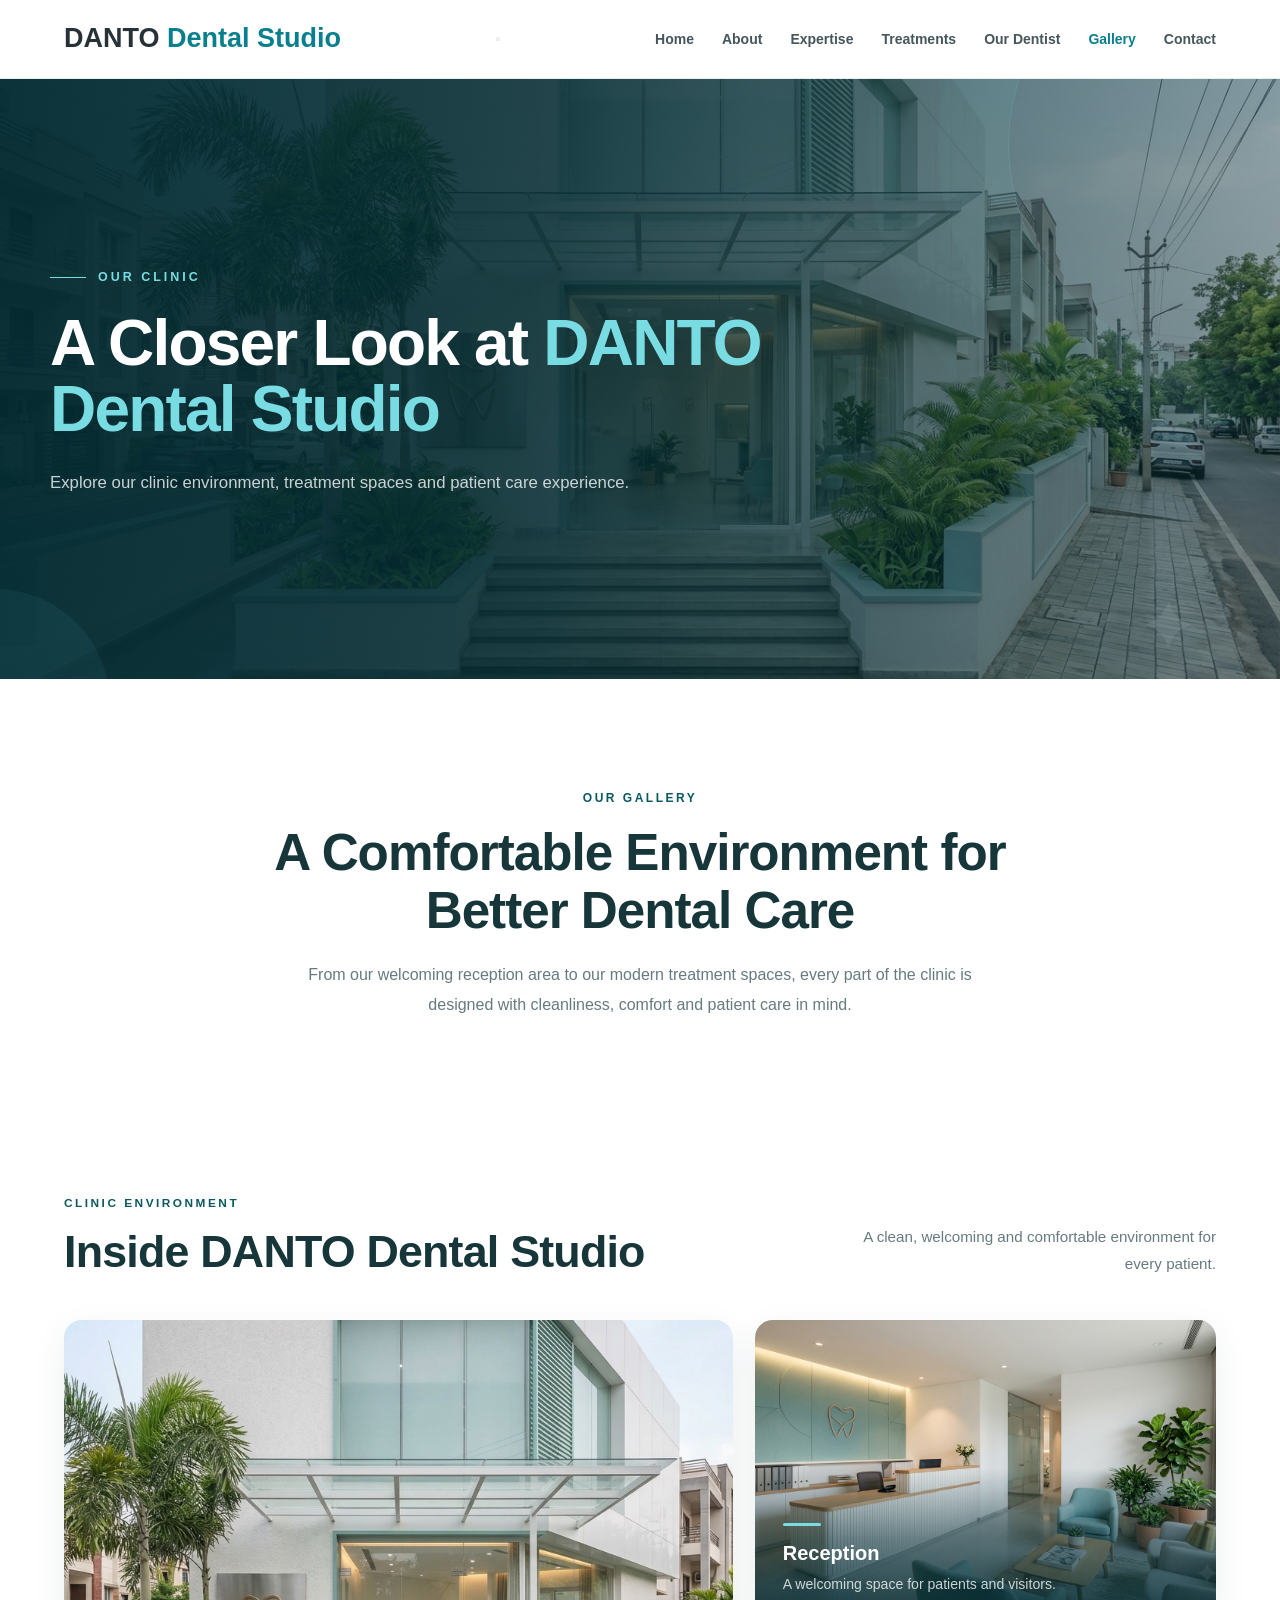
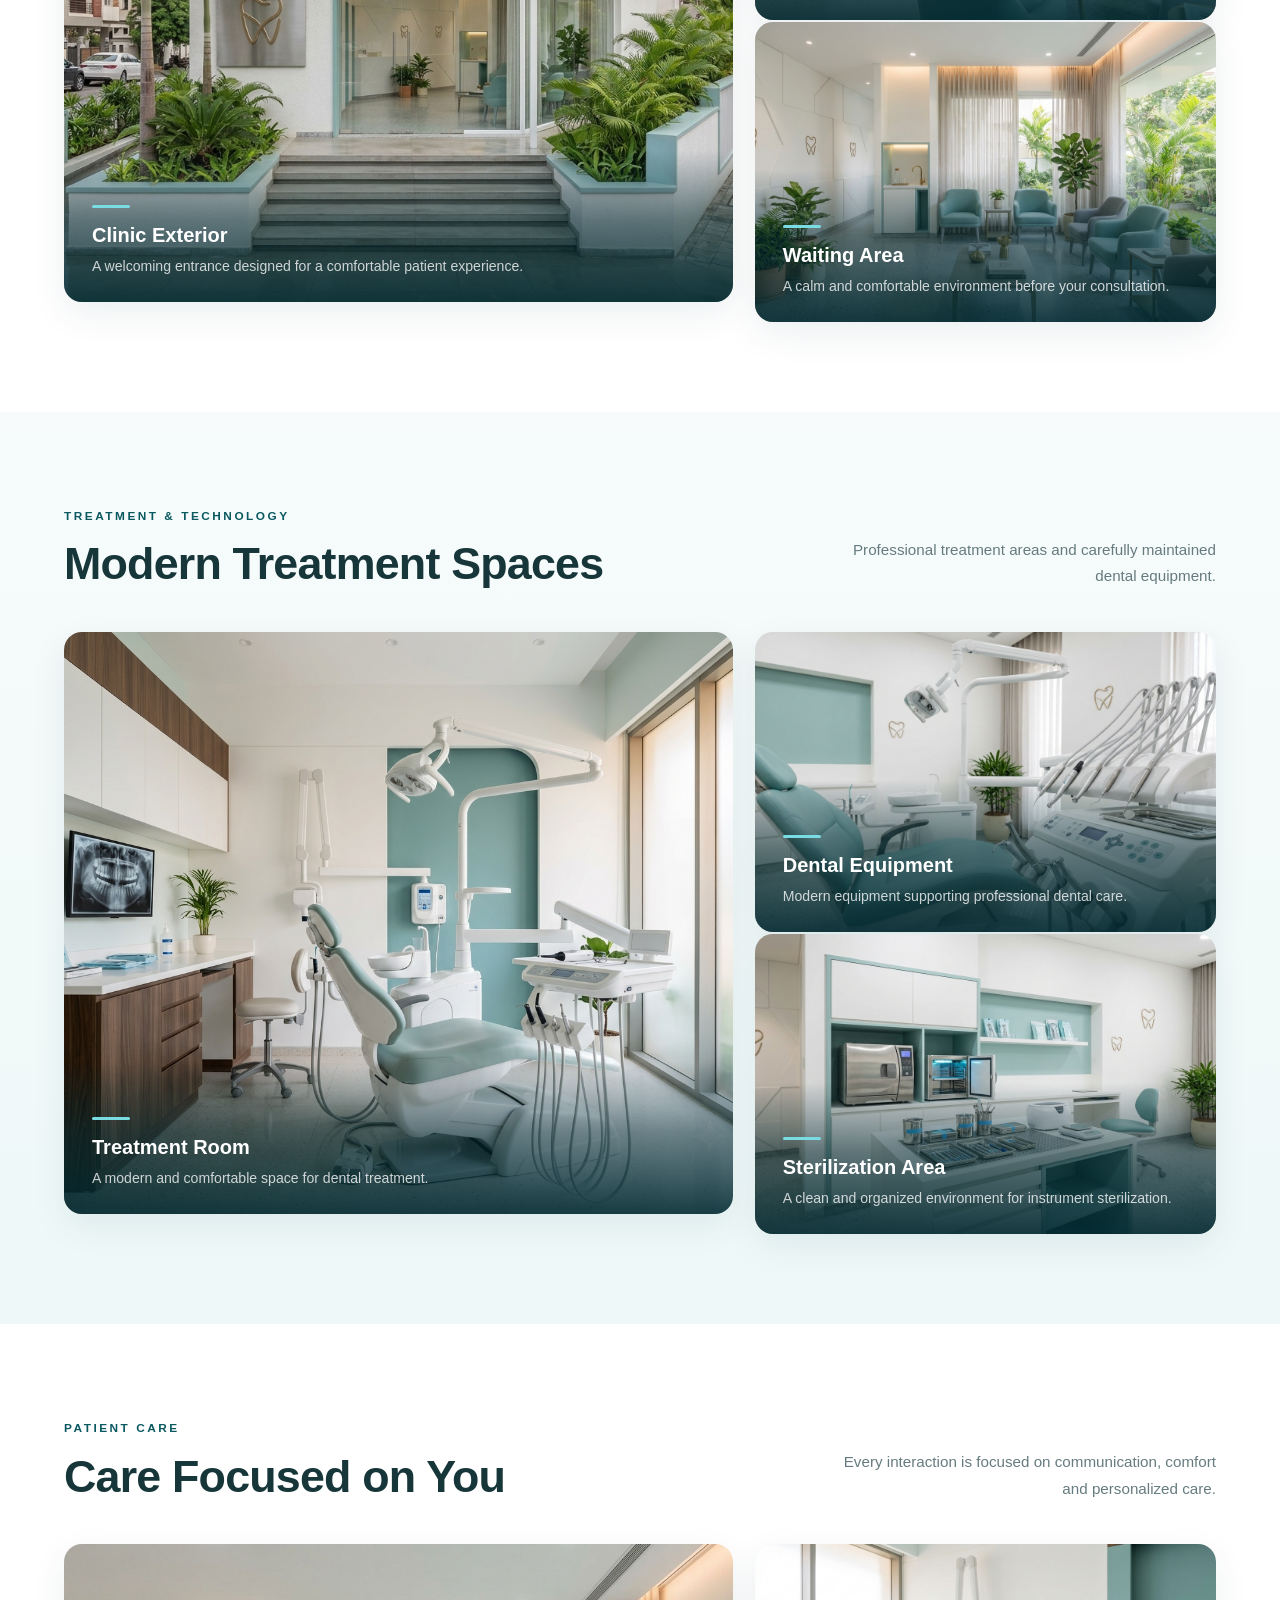
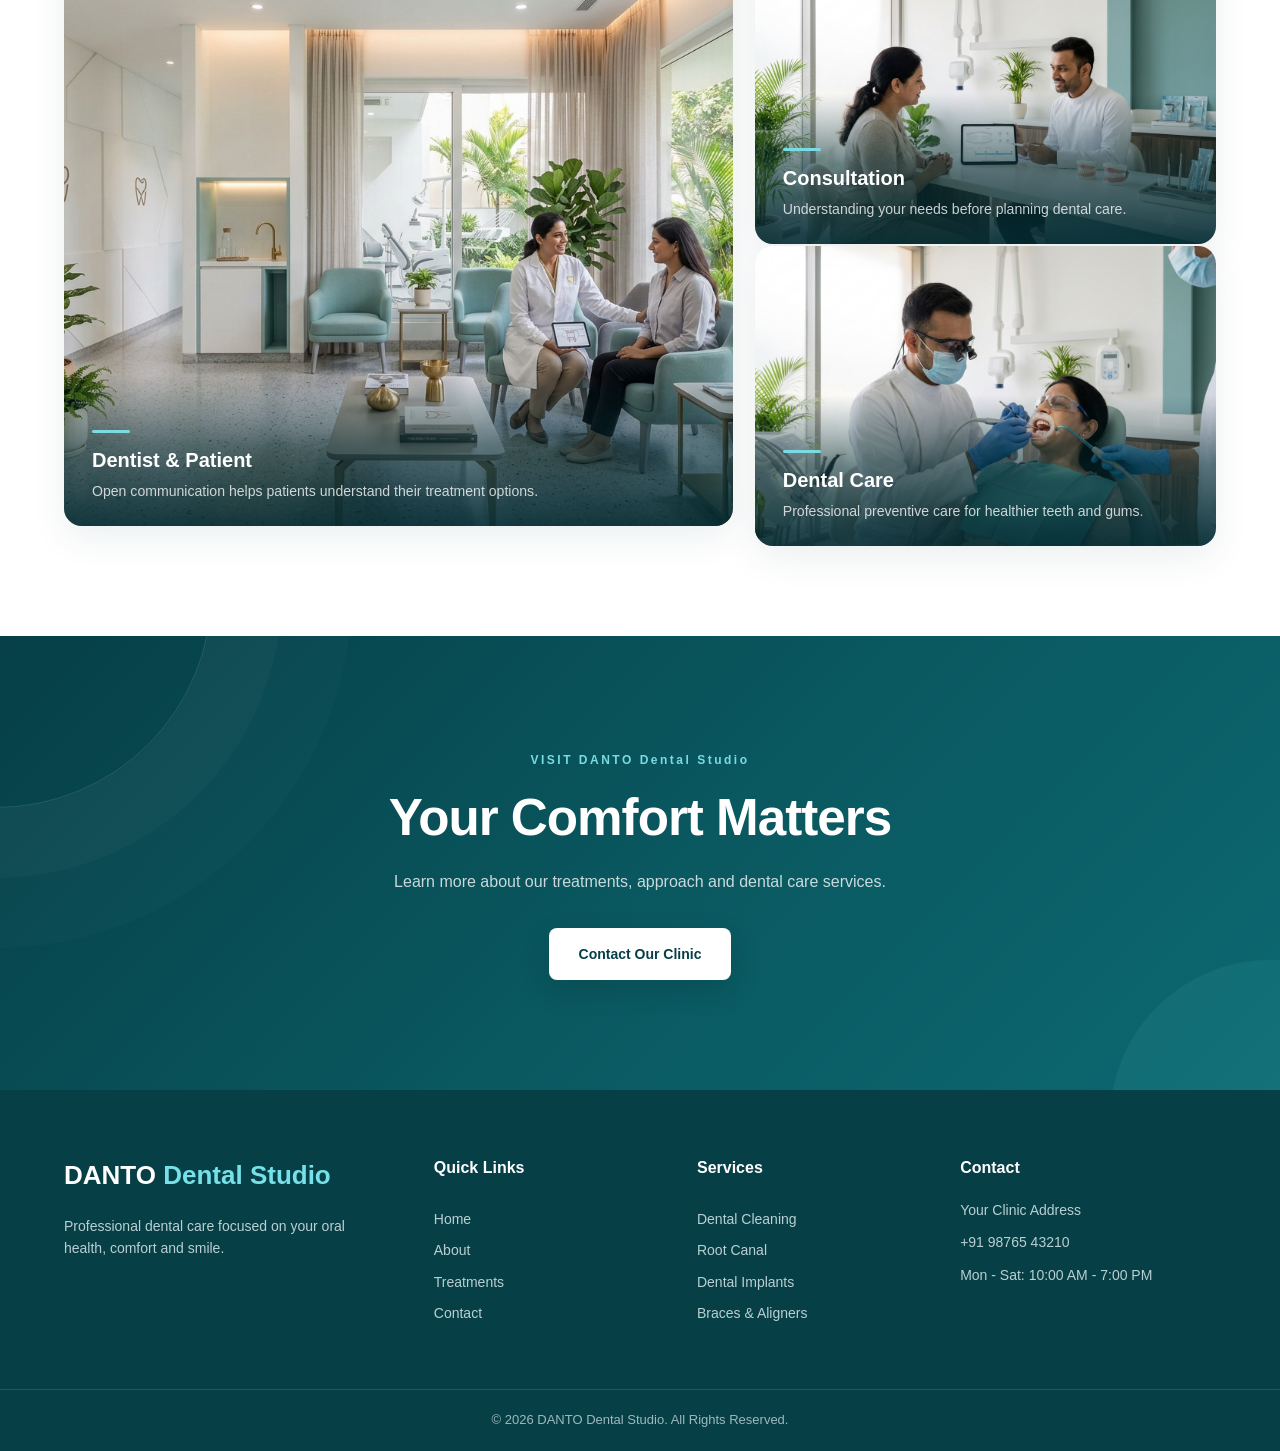
<file: pages/gallery.html>
<!DOCTYPE html>
<html lang="en">

<head>

    <meta charset="UTF-8">

    <meta name="viewport" content="width=device-width, initial-scale=1.0">

    <title>Gallery | DANTO Dental Studio</title>

    <meta name="description"
          content="Explore DANTO Dental Studio, our modern facilities, treatment environment and patient care experience.">

<link rel="stylesheet" href="../css/style.css">
<link rel="stylesheet" href="../css/gallery.css">

</head>


<body>


    <!-- ================================
         HEADER
    ================================= -->

   <header>

    <nav class="navbar">

        <!-- LOGO -->
        <a href="../index.html" class="logo">
             DANTO <span>Dental Studio</span>
        </a>


        <!-- MOBILE MENU -->
        <button class="menu-toggle"
                type="button"
                aria-label="Open navigation menu"
                aria-expanded="false">

            <span></span>
            <span></span>
            <span></span>

        </button>


        <!-- NAVIGATION -->
        <div class="nav-menu">

            <ul class="nav-links">

                <li>
                    <a href="../index.html">
                        Home
                    </a>
                </li>

                <li>
                    <a href="about.html" >
                        About
                    </a>
                </li>

                <li>
                    <a href="expertise.html">
                        Expertise
                    </a>
                </li>

                <li>
                    <a href="treatments.html">
                        Treatments
                    </a>
                </li>

                <li>
                    <a href="dentist.html">
                        Our Dentist
                    </a>
                </li>

                <li>
                    <a href="gallery.html" class="active">
                        Gallery
                    </a>
                </li>

                <li>
                    <a href="contact.html">
                        Contact
                    </a>
                </li>

            </ul>

        </div>

    </nav>

</header>




    <!-- ================================
         PAGE HERO
    ================================= -->

    <main>

        <section class="gallery-page-hero">

            <div class="gallery-hero-overlay"></div>

            <div class="gallery-page-hero-content">

                <span class="section-tag">
                    OUR CLINIC
                </span>

                <h1>
                    A Closer Look at
                    <span>DANTO Dental Studio</span>
                </h1>

                <p>
                    Explore our clinic environment, treatment
                    spaces and patient care experience.
                </p>

            </div>

        </section>



        <!-- ================================
             INTRODUCTION
        ================================= -->

        <section class="gallery-intro">

            <div class="section-container">

                <div class="section-heading">

                    <span class="section-tag">
                        OUR GALLERY
                    </span>

                    <h2>
                        A Comfortable Environment
                        for Better Dental Care
                    </h2>

                    <p>
                        From our welcoming reception area to our
                        modern treatment spaces, every part of
                        the clinic is designed with cleanliness,
                        comfort and patient care in mind.
                    </p>

                </div>

            </div>

        </section>



        <!-- ================================
             CLINIC ENVIRONMENT
        ================================= -->

        <section class="gallery-section">

            <div class="section-container">

                <div class="gallery-section-heading">

                    <div>

                        <span class="section-tag">
                            CLINIC ENVIRONMENT
                        </span>

                        <h2>
                            Inside DANTO Dental Studio
                        </h2>

                    </div>

                    <p>
                        A clean, welcoming and comfortable
                        environment for every patient.
                    </p>

                </div>


                <div class="gallery-grid gallery-grid-environment">


                    <div class="gallery-item gallery-large">

                        <img src="../images/clinic-exterior.png"
                             alt="DANTO Dental Studio exterior">

                        <div class="gallery-overlay">

                            <h3>
                                Clinic Exterior
                            </h3>

                            <p>
                                A welcoming entrance designed
                                for a comfortable patient experience.
                            </p>

                        </div>

                    </div>



                    <div class="gallery-item">

                        <img src="../images/reception.png"
                             alt="Dental clinic reception">

                        <div class="gallery-overlay">

                            <h3>
                                Reception
                            </h3>

                            <p>
                                A welcoming space for patients
                                and visitors.
                            </p>

                        </div>

                    </div>



                    <div class="gallery-item">

                        <img src="../images/waiting-area.png"
                             alt="Dental clinic waiting area">

                        <div class="gallery-overlay">

                            <h3>
                                Waiting Area
                            </h3>

                            <p>
                                A calm and comfortable environment
                                before your consultation.
                            </p>

                        </div>

                    </div>


                </div>

            </div>

        </section>



        <!-- ================================
             TREATMENT & TECHNOLOGY
        ================================= -->

        <section class="gallery-section gallery-section-light">

            <div class="section-container">

                <div class="gallery-section-heading">

                    <div>

                        <span class="section-tag">
                            TREATMENT & TECHNOLOGY
                        </span>

                        <h2>
                            Modern Treatment Spaces
                        </h2>

                    </div>

                    <p>
                        Professional treatment areas and
                        carefully maintained dental equipment.
                    </p>

                </div>


                <div class="gallery-grid gallery-grid-treatment">


                    <div class="gallery-item gallery-large">

                        <img src="../images/treatment-room.png"
                             alt="Modern dental treatment room">

                        <div class="gallery-overlay">

                            <h3>
                                Treatment Room
                            </h3>

                            <p>
                                A modern and comfortable space
                                for dental treatment.
                            </p>

                        </div>

                    </div>



                    <div class="gallery-item">

                        <img src="../images/dental-equipment.png"
                             alt="Modern dental equipment">

                        <div class="gallery-overlay">

                            <h3>
                                Dental Equipment
                            </h3>

                            <p>
                                Modern equipment supporting
                                professional dental care.
                            </p>

                        </div>

                    </div>



                    <div class="gallery-item">

                        <img src="../images/sterilization.png"
                             alt="Dental instrument sterilization area">

                        <div class="gallery-overlay">

                            <h3>
                                Sterilization Area
                            </h3>

                            <p>
                                A clean and organized environment
                                for instrument sterilization.
                            </p>

                        </div>

                    </div>


                </div>

            </div>

        </section>



        <!-- ================================
             PATIENT CARE
        ================================= -->

        <section class="gallery-section">

            <div class="section-container">

                <div class="gallery-section-heading">

                    <div>

                        <span class="section-tag">
                            PATIENT CARE
                        </span>

                        <h2>
                            Care Focused on You
                        </h2>

                    </div>

                    <p>
                        Every interaction is focused on
                        communication, comfort and personalized care.
                    </p>

                </div>


                <div class="gallery-grid gallery-grid-care">


                    <div class="gallery-item gallery-large">

                        <img src="../images/doctor-patient.png"
                             alt="Dentist consulting with patient">

                        <div class="gallery-overlay">

                            <h3>
                                Dentist & Patient
                            </h3>

                            <p>
                                Open communication helps patients
                                understand their treatment options.
                            </p>

                        </div>

                    </div>



                    <div class="gallery-item">

                        <img src="../images/consultation.png"
                             alt="Dental consultation">

                        <div class="gallery-overlay">

                            <h3>
                                Consultation
                            </h3>

                            <p>
                                Understanding your needs before
                                planning dental care.
                            </p>

                        </div>

                    </div>



                    <div class="gallery-item">

                        <img src="../images/dental-cleaning.png"
                             alt="Professional dental cleaning">

                        <div class="gallery-overlay">

                            <h3>
                                Dental Care
                            </h3>

                            <p>
                                Professional preventive care
                                for healthier teeth and gums.
                            </p>

                        </div>

                    </div>


                </div>

            </div>

        </section>



        <!-- ================================
             CTA
        ================================= -->

        <section class="gallery-cta">

            <div class="gallery-cta-content">

                <span class="section-tag">
                    VISIT DANTO  Dental Studio
                </span>

                <h2>
                    Your Comfort Matters
                </h2>

                <p>
                    Learn more about our treatments,
                    approach and dental care services.
                </p>

                <a href="contact.html"
                   class="btn btn-white">

                    Contact Our Clinic

                </a>

            </div>

        </section>


    </main>



    <!-- ================================
         FOOTER
    ================================= -->

    <footer>

        <div class="footer-container">


            <div class="footer-about">

                <a href="../index.html" class="footer-logo">
                     DANTO <span>Dental Studio</span>
                </a>

                <p>
                    Professional dental care focused on
                    your oral health, comfort and smile.
                </p>

            </div>



            <div class="footer-links">

                <h3>
                    Quick Links
                </h3>

                <a href="../index.html">
                    Home
                </a>

                <a href="about.html" >
                    About
                </a>

                <a href="treatments.html">
                    Treatments
                </a>

                <a href="contact.html">
                    Contact
                </a>

            </div>



            <div class="footer-links">

                <h3>
                    Services
                </h3>

                <a href="treatments.html">
                    Dental Cleaning
                </a>

                <a href="treatments.html">
                    Root Canal
                </a>

                <a href="treatments.html">
                    Dental Implants
                </a>

                <a href="treatments.html">
                    Braces & Aligners
                </a>

            </div>



            <div class="footer-contact">

                <h3>
                    Contact
                </h3>

                <p>
                    Your Clinic Address
                </p>

                <p>
                    +91 98765 43210
                </p>

                <p>
                    Mon - Sat: 10:00 AM - 7:00 PM
                </p>

            </div>


        </div>



        <div class="footer-bottom">

            <p>
                © 2026 DANTO Dental Studio.
                All Rights Reserved.
            </p>

        </div>

    </footer>



    <script src="../js/script.js"></script>

</body>

</html>
</file>
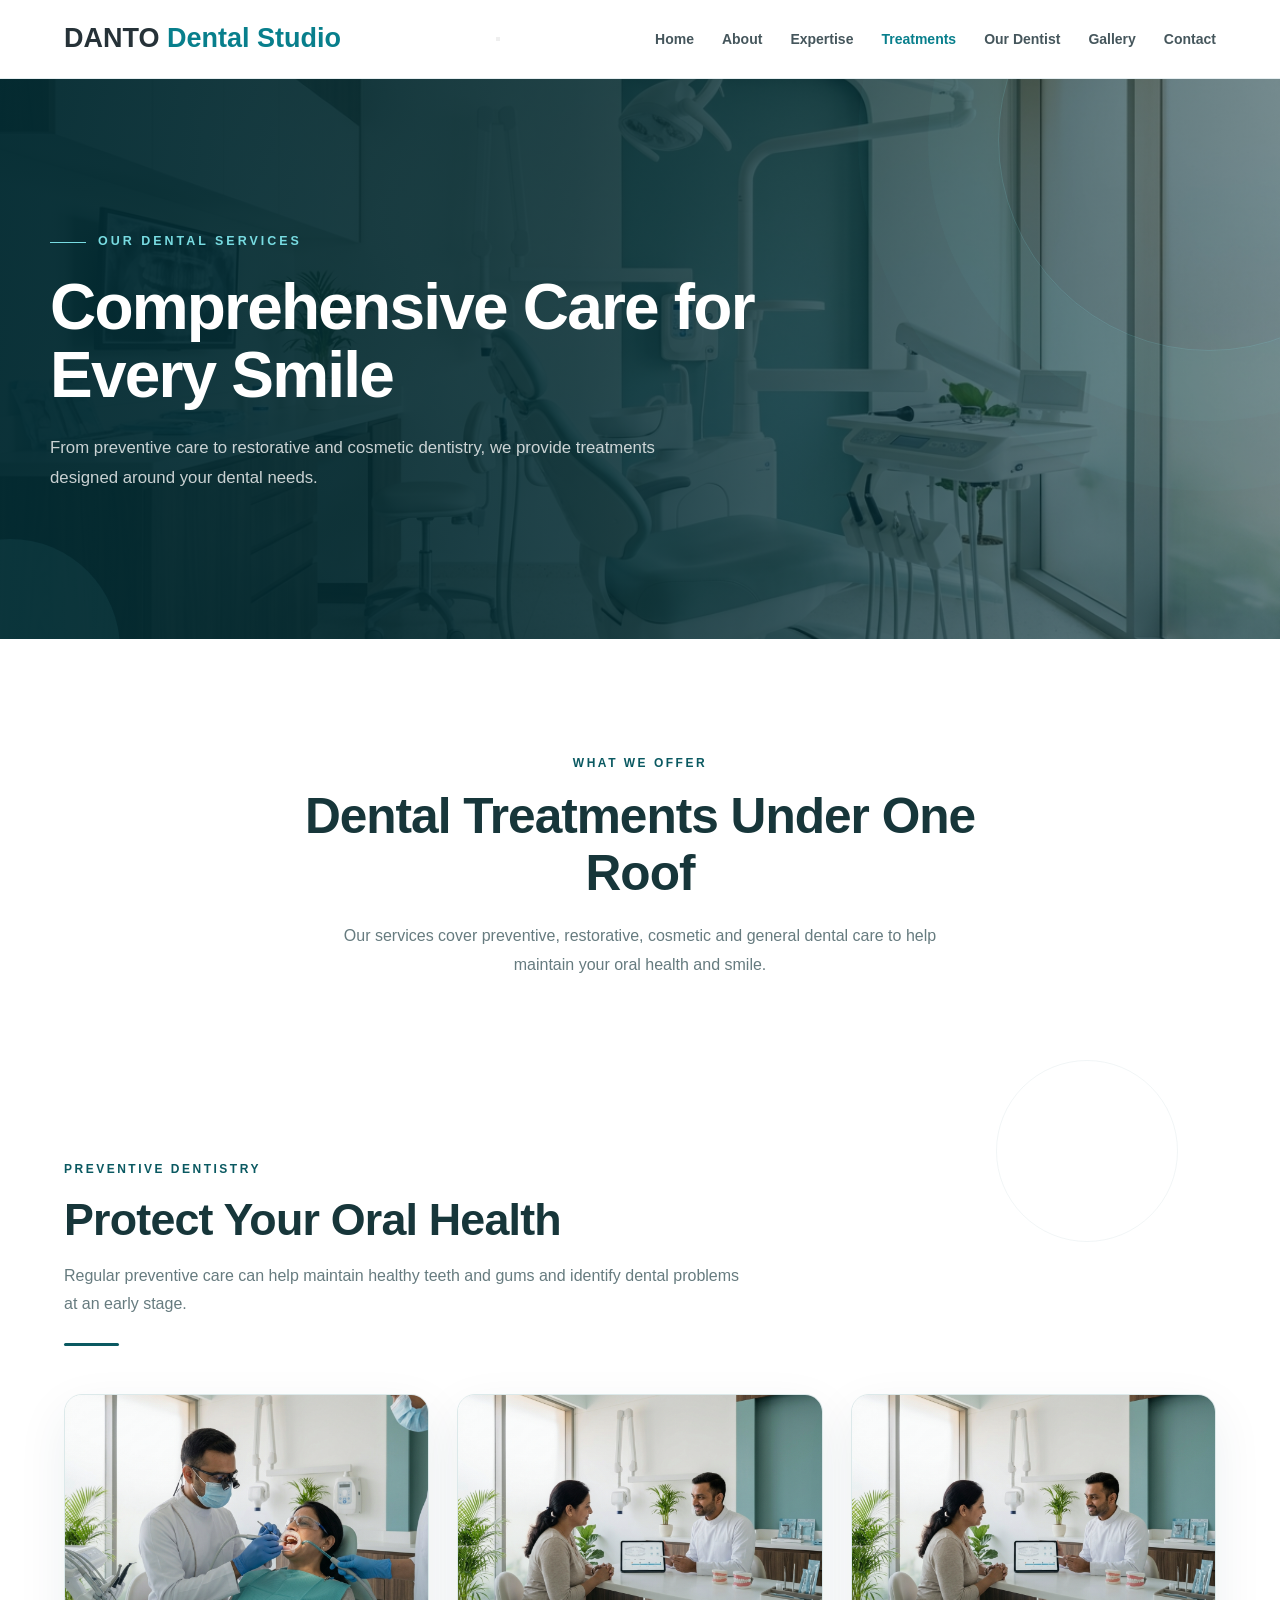
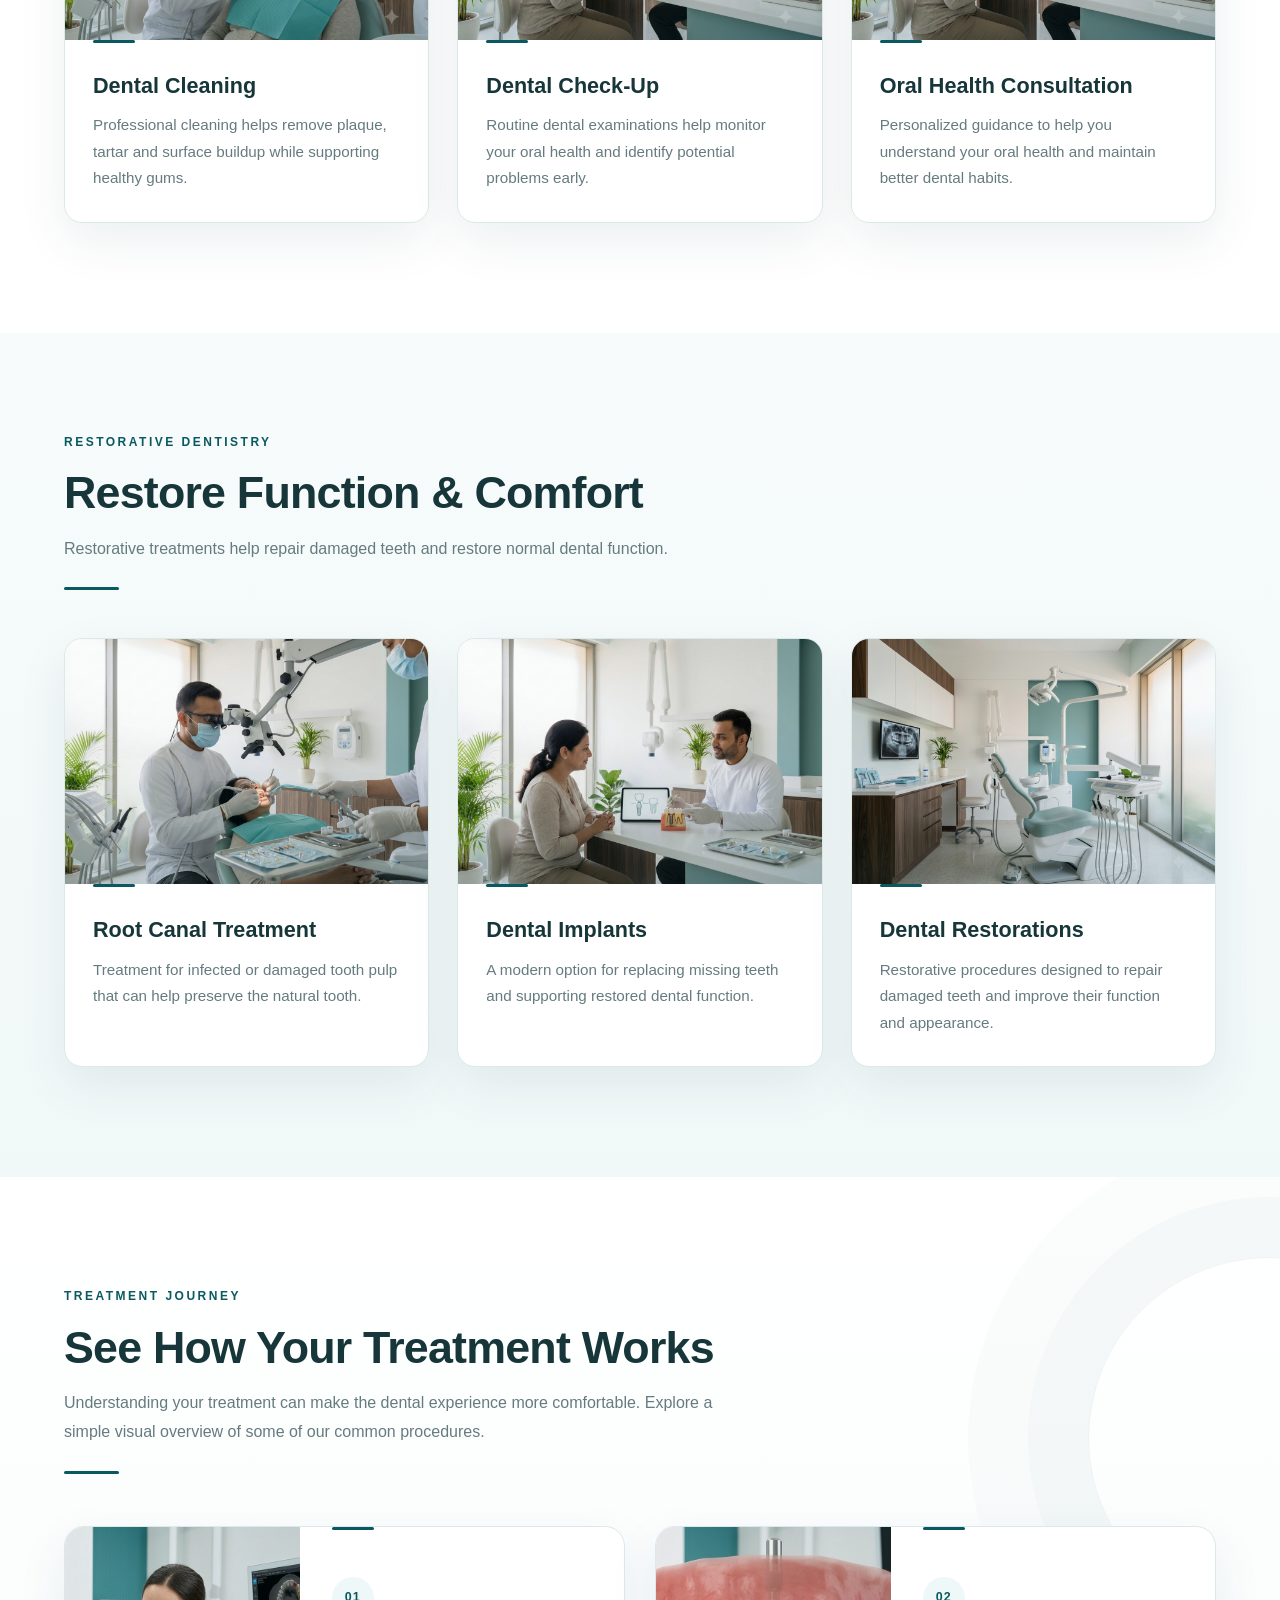
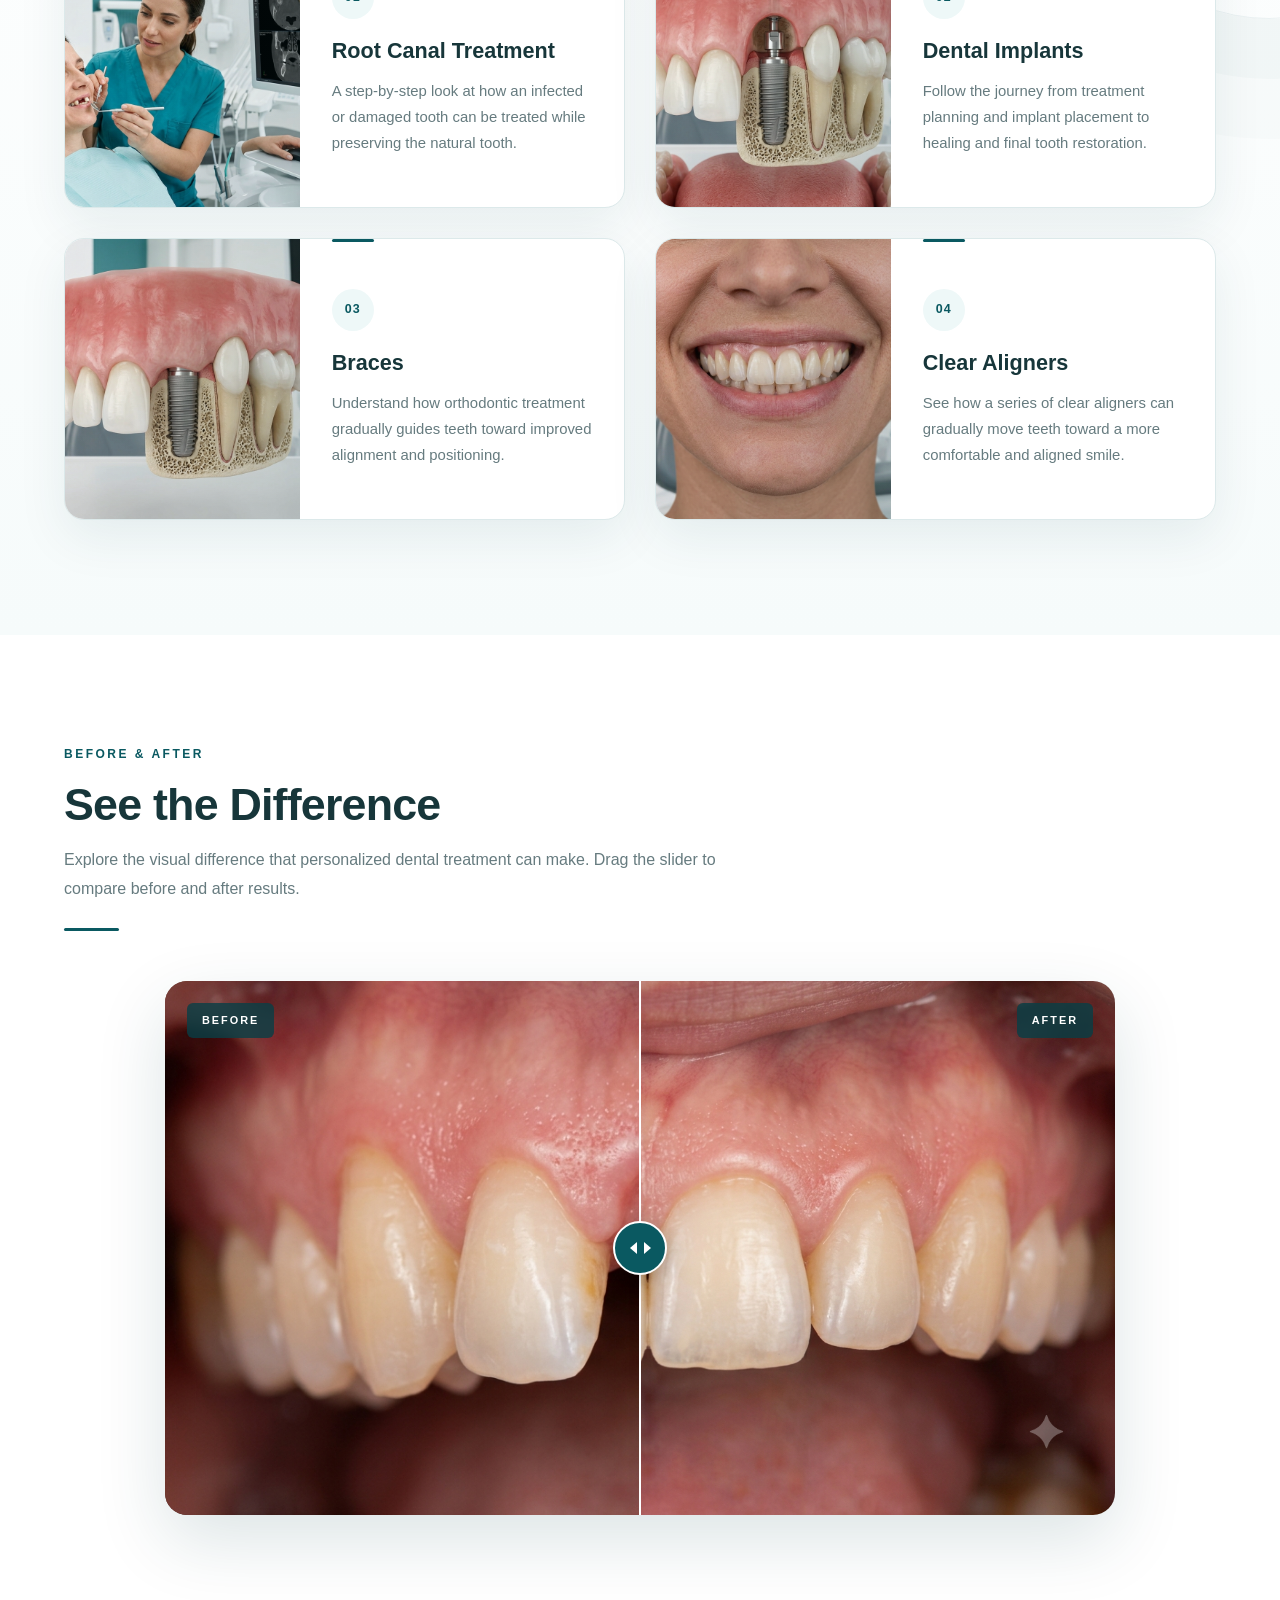
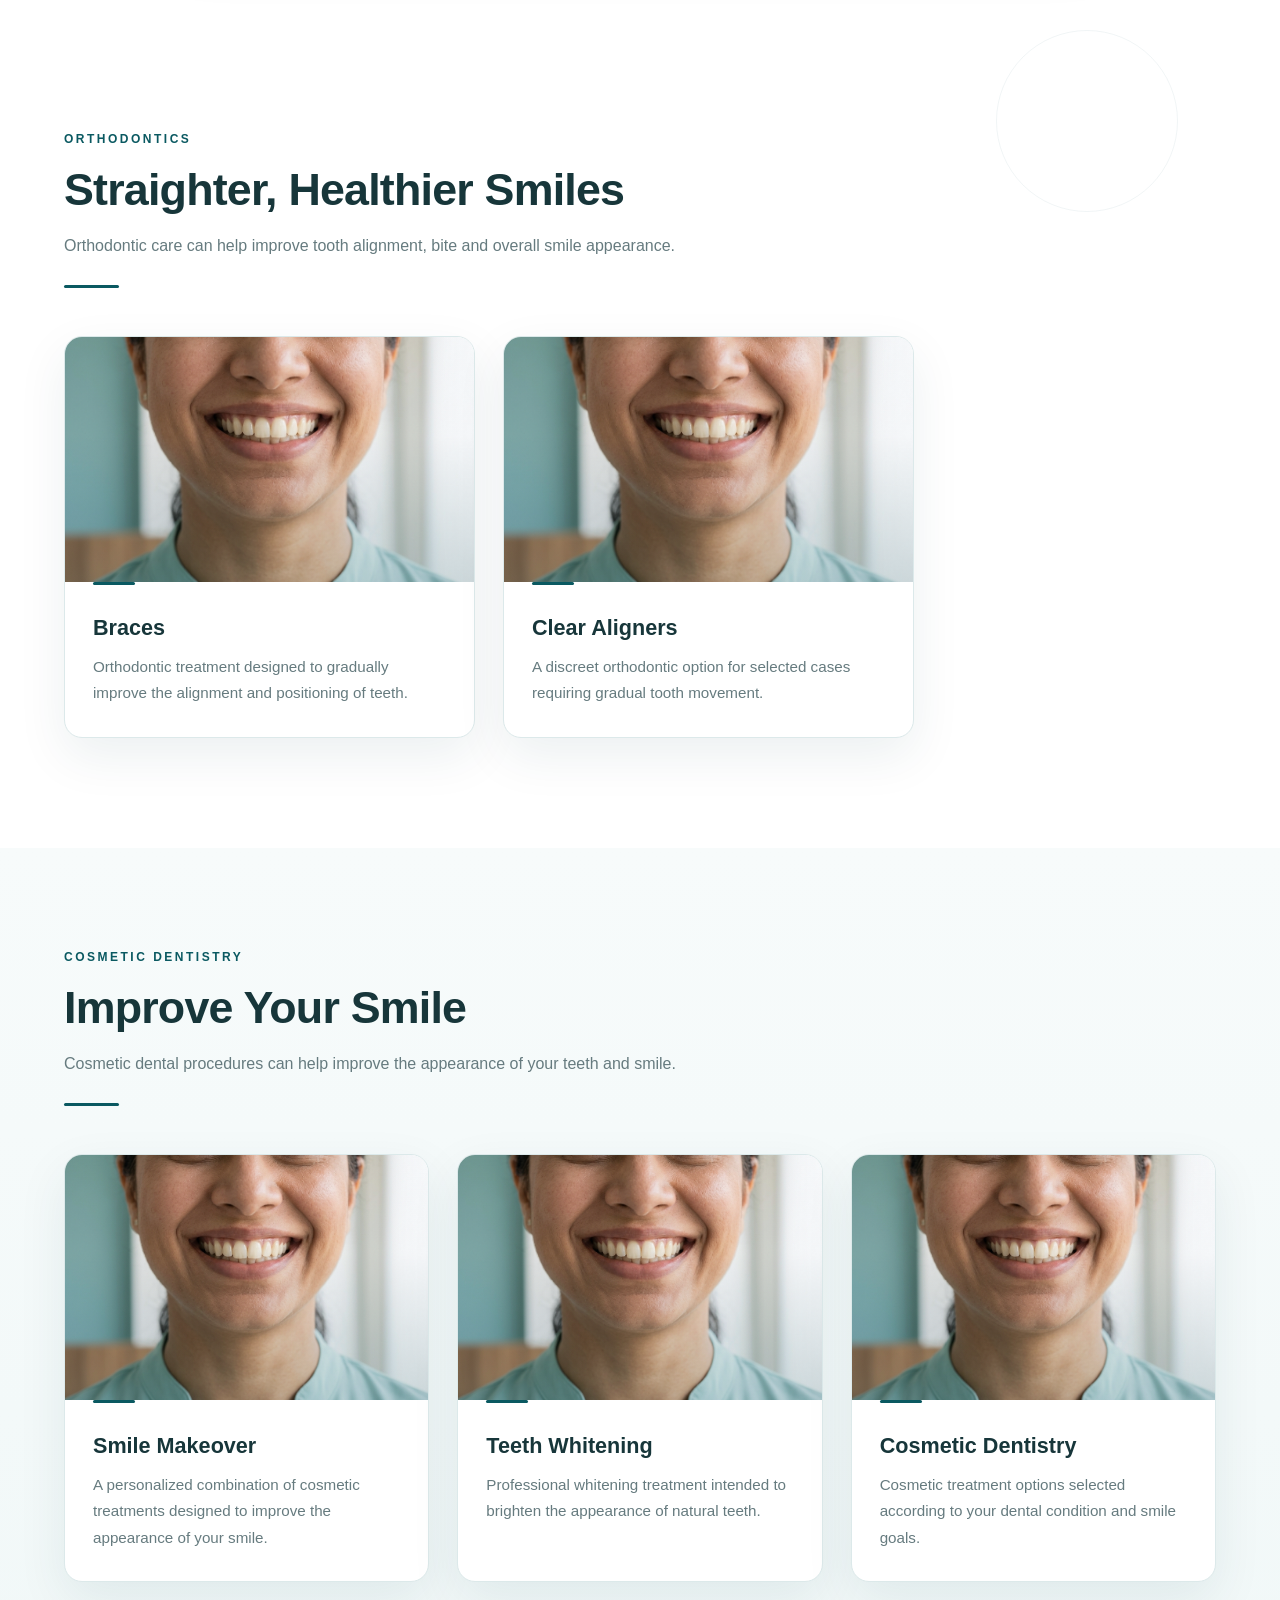
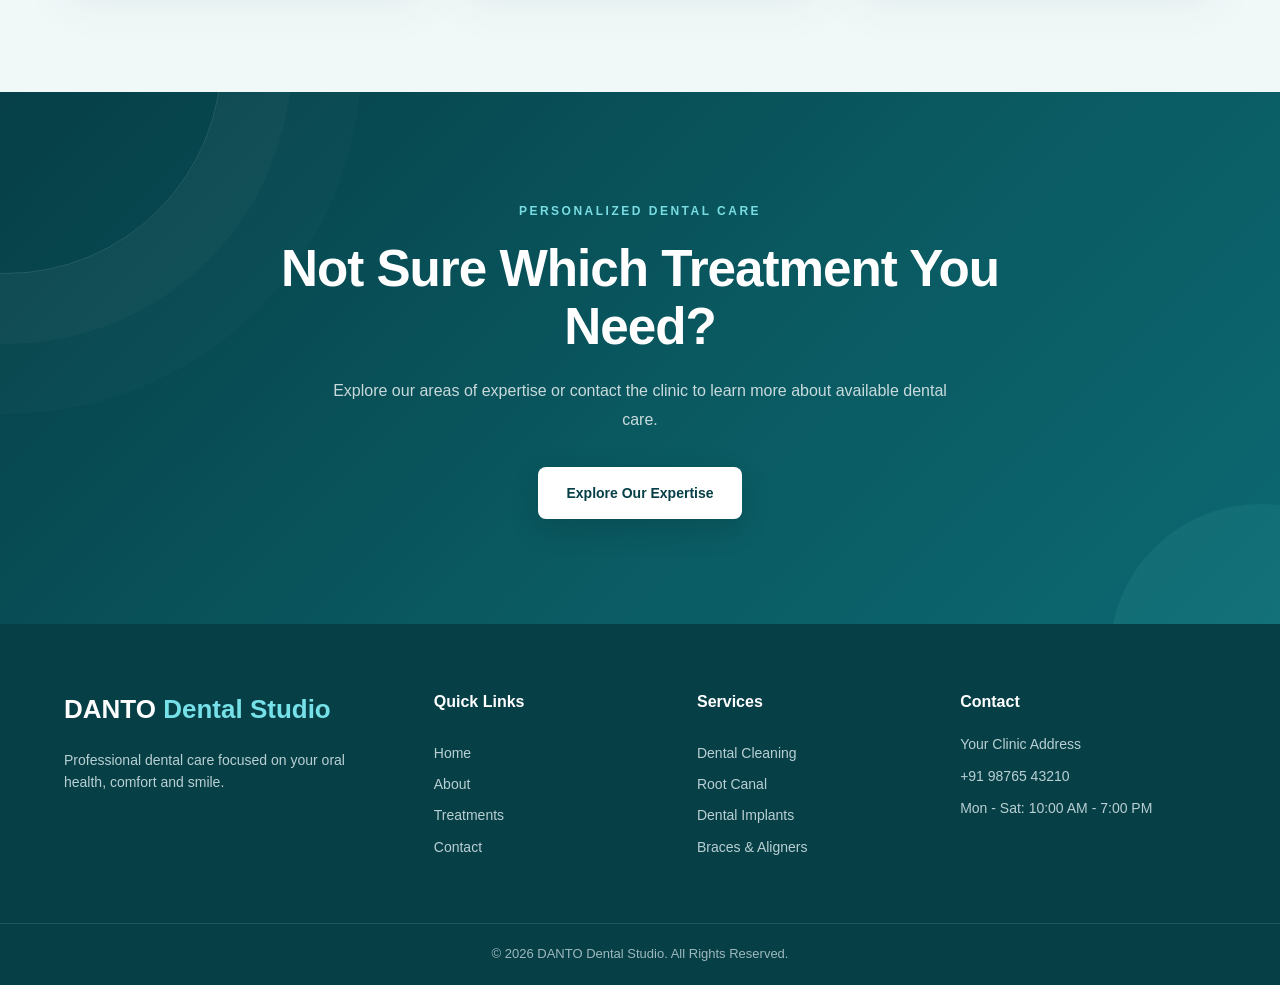
<file: pages/treatments.html>
<!DOCTYPE html>
<html lang="en">

<head>

    <meta charset="UTF-8">

    <meta name="viewport" content="width=device-width, initial-scale=1.0">

    <title>Treatments | DANTO Dental Studio</title>

    <meta name="description"
          content="Explore dental treatments offered by DANTO Dental Studio including cleaning, root canal treatment, implants, braces, cosmetic dentistry and more.">

<link rel="stylesheet" href="../css/style.css">
<link rel="stylesheet" href="../css/treatments.css">

</head>


<body>


    <!-- ================================
         HEADER
    ================================= -->

   <header>

    <nav class="navbar">

        <!-- LOGO -->
        <a href="../index.html" class="logo">
             DANTO <span>Dental Studio</span>
        </a>


        <!-- MOBILE MENU -->
        <button class="menu-toggle"
                type="button"
                aria-label="Open navigation menu"
                aria-expanded="false">

            <span></span>
            <span></span>
            <span></span>

        </button>


        <!-- NAVIGATION -->
        <div class="nav-menu">

            <ul class="nav-links">

                <li>
                    <a href="../index.html">
                        Home
                    </a>
                </li>

                <li>
                    <a href="about.html">
                        About
                    </a>
                </li>

                <li>
                    <a href="expertise.html">
                        Expertise
                    </a>
                </li>

                <li>
                    <a href="treatments.html" class="active">
                        Treatments
                    </a>
                </li>

                <li>
                    <a href="dentist.html">
                        Our Dentist
                    </a>
                </li>

                <li>
                    <a href="gallery.html">
                        Gallery
                    </a>
                </li>

                <li>
                    <a href="contact.html">
                        Contact
                    </a>
                </li>

            </ul>

        </div>

    </nav>

</header>



    <!-- ================================
         PAGE HERO
    ================================= -->

    <section class="page-hero treatment-page-hero">

        <div class="page-hero-content">

            <span>
                OUR DENTAL SERVICES
            </span>

            <h1>
                Comprehensive Care
                for Every Smile
            </h1>

            <p>
                From preventive care to restorative and cosmetic
                dentistry, we provide treatments designed around
                your dental needs.
            </p>

        </div>

    </section>



    <!-- ================================
         INTRO
    ================================= -->

    <section class="treatment-intro">

        <div class="section-container">

            <div class="section-heading">

                <span class="section-tag">
                    WHAT WE OFFER
                </span>

                <h2>
                    Dental Treatments
                    Under One Roof
                </h2>

                <p>
                    Our services cover preventive, restorative,
                    cosmetic and general dental care to help
                    maintain your oral health and smile.
                </p>

            </div>

        </div>

    </section>



    <!-- ================================
         PREVENTIVE DENTISTRY
    ================================= -->

    <section class="treatment-category">

        <div class="section-container">


            <div class="treatment-category-heading">

                <span class="section-tag">
                    PREVENTIVE DENTISTRY
                </span>

                <h2>
                    Protect Your Oral Health
                </h2>

                <p>
                    Regular preventive care can help maintain
                    healthy teeth and gums and identify dental
                    problems at an early stage.
                </p>

            </div>



            <div class="treatment-detail-grid">


                <article class="treatment-detail-card">

                    <img src="../images/dental-cleaning.png"
                         alt="Professional dental cleaning">

                    <div class="treatment-detail-content">

                        <h3>
                            Dental Cleaning
                        </h3>

                        <p>
                            Professional cleaning helps remove
                            plaque, tartar and surface buildup
                            while supporting healthy gums.
                        </p>

                    </div>

                </article>



                <article class="treatment-detail-card">

                    <img src="../images/consultation.png"
                         alt="Dental consultation">

                    <div class="treatment-detail-content">

                        <h3>
                            Dental Check-Up
                        </h3>

                        <p>
                            Routine dental examinations help
                            monitor your oral health and identify
                            potential problems early.
                        </p>

                    </div>

                </article>



                <article class="treatment-detail-card">

                    <img src="../images/consultation.png"
                         alt="Preventive dental consultation">

                    <div class="treatment-detail-content">

                        <h3>
                            Oral Health Consultation
                        </h3>

                        <p>
                            Personalized guidance to help you
                            understand your oral health and
                            maintain better dental habits.
                        </p>

                    </div>

                </article>


            </div>

        </div>

    </section>



    <!-- ================================
         RESTORATIVE DENTISTRY
    ================================= -->

    <section class="treatment-category treatment-category-light">

        <div class="section-container">


            <div class="treatment-category-heading">

                <span class="section-tag">
                    RESTORATIVE DENTISTRY
                </span>

                <h2>
                    Restore Function & Comfort
                </h2>

                <p>
                    Restorative treatments help repair damaged
                    teeth and restore normal dental function.
                </p>

            </div>



            <div class="treatment-detail-grid">


                <article class="treatment-detail-card">

                    <img src="../images/root-canal.png"
                         alt="Root canal treatment">

                    <div class="treatment-detail-content">

                        <h3>
                            Root Canal Treatment
                        </h3>

                        <p>
                            Treatment for infected or damaged
                            tooth pulp that can help preserve
                            the natural tooth.
                        </p>

                    </div>

                </article>



                <article class="treatment-detail-card">

                    <img src="../images/dental-implant.png"
                         alt="Dental implant treatment">

                    <div class="treatment-detail-content">

                        <h3>
                            Dental Implants
                        </h3>

                        <p>
                            A modern option for replacing missing
                            teeth and supporting restored dental
                            function.
                        </p>

                    </div>

                </article>



                <article class="treatment-detail-card">

                    <img src="../images/treatment-room.png"
                         alt="Restorative dental treatment">

                    <div class="treatment-detail-content">

                        <h3>
                            Dental Restorations
                        </h3>

                        <p>
                            Restorative procedures designed to
                            repair damaged teeth and improve
                            their function and appearance.
                        </p>

                    </div>

                </article>


            </div>

        </div>

    </section>

<!-- ================================
     TREATMENT PROCESS
================================= -->

<section class="treatment-process-section">

    <div class="section-container">

        <div class="treatment-category-heading">

            <span class="section-tag">
                TREATMENT JOURNEY
            </span>

            <h2>
                See How Your Treatment Works
            </h2>

            <p>
                Understanding your treatment can make the dental
                experience more comfortable. Explore a simple
                visual overview of some of our common procedures.
            </p>

        </div>


        <div class="treatment-process-grid">


            <!-- ROOT CANAL -->

            <article class="treatment-process-card">

                <div class="treatment-process-image">

                    <img src="../images/1.png"
                         alt="Root canal treatment process">

                </div>

                <div class="treatment-process-content">

                    <span class="treatment-process-number">
                        01
                    </span>

                    <h3>
                        Root Canal Treatment
                    </h3>

                    <p>
                        A step-by-step look at how an infected or
                        damaged tooth can be treated while preserving
                        the natural tooth.
                    </p>

                </div>

            </article>



            <!-- DENTAL IMPLANT -->

            <article class="treatment-process-card">

                <div class="treatment-process-image">

                    <img src="../images/2.png"
                         alt="Dental implant treatment process">

                </div>

                <div class="treatment-process-content">

                    <span class="treatment-process-number">
                        02
                    </span>

                    <h3>
                        Dental Implants
                    </h3>

                    <p>
                        Follow the journey from treatment planning
                        and implant placement to healing and final
                        tooth restoration.
                    </p>

                </div>

            </article>



            <!-- BRACES -->

            <article class="treatment-process-card">

                <div class="treatment-process-image">

                    <img src="../images/3.png"
                         alt="Braces treatment process">

                </div>

                <div class="treatment-process-content">

                    <span class="treatment-process-number">
                        03
                    </span>

                    <h3>
                        Braces
                    </h3>

                    <p>
                        Understand how orthodontic treatment
                        gradually guides teeth toward improved
                        alignment and positioning.
                    </p>

                </div>

            </article>



            <!-- CLEAR ALIGNERS -->

            <article class="treatment-process-card">

                <div class="treatment-process-image">

                    <img src="../images/4.png"
                         alt="Clear aligner treatment process">

                </div>

                <div class="treatment-process-content">

                    <span class="treatment-process-number">
                        04
                    </span>

                    <h3>
                        Clear Aligners
                    </h3>

                    <p>
                        See how a series of clear aligners can
                        gradually move teeth toward a more
                        comfortable and aligned smile.
                    </p>

                </div>

            </article>


        </div>

    </div>

</section>
<!-- =========================================
     BEFORE / AFTER COMPARISON
========================================= -->

<section class="before-after-section">

    <div class="section-container">

        <div class="treatment-category-heading">

            <span class="section-tag">
                BEFORE &amp; AFTER
            </span>

            <h2>
                See the Difference
            </h2>

            <p>
                Explore the visual difference that personalized
                dental treatment can make. Drag the slider to
                compare before and after results.
            </p>

        </div>


        <div class="before-after-wrapper">

            <div class="before-after-slider">

                <!-- AFTER IMAGE -->
                <img
                    src="../images/after.png"
                    alt="After dental treatment result"
                    class="before-after-image after-image"
                >


                <!-- BEFORE IMAGE -->
                <div class="before-image-wrapper">

                    <img
                        src="../images/before.png"
                        alt="Before dental treatment"
                        class="before-after-image"
                    >

                </div>


                <!-- LABELS -->

                <span class="before-label">
                    BEFORE
                </span>

                <span class="after-label">
                    AFTER
                </span>


                <!-- SLIDER LINE -->

                <div class="before-after-divider">

                    <div class="before-after-handle">
                        <span></span>
                        <span></span>
                    </div>

                </div>


                <!-- RANGE CONTROL -->

                <input
                    type="range"
                    min="0"
                    max="100"
                    value="50"
                    class="before-after-range"
                    aria-label="Before and after comparison"
                >

            </div>

        </div>

    </div>

</section>

    <!-- ================================
         ORTHODONTICS
    ================================= -->

    <section class="treatment-category">

        <div class="section-container">


            <div class="treatment-category-heading">

                <span class="section-tag">
                    ORTHODONTICS
                </span>

                <h2>
                    Straighter, Healthier Smiles
                </h2>

                <p>
                    Orthodontic care can help improve tooth
                    alignment, bite and overall smile appearance.
                </p>

            </div>



            <div class="treatment-detail-grid two-column-treatment">


                <article class="treatment-detail-card">

                    <img src="../images/smile.png"
                         alt="Braces and orthodontic treatment">

                    <div class="treatment-detail-content">

                        <h3>
                            Braces
                        </h3>

                        <p>
                            Orthodontic treatment designed to
                            gradually improve the alignment and
                            positioning of teeth.
                        </p>

                    </div>

                </article>



                <article class="treatment-detail-card">

                    <img src="../images/smile.png"
                         alt="Clear aligner treatment">

                    <div class="treatment-detail-content">

                        <h3>
                            Clear Aligners
                        </h3>

                        <p>
                            A discreet orthodontic option for
                            selected cases requiring gradual
                            tooth movement.
                        </p>

                    </div>

                </article>


            </div>

        </div>

    </section>



    <!-- ================================
         COSMETIC DENTISTRY
    ================================= -->

    <section class="treatment-category treatment-category-light">

        <div class="section-container">


            <div class="treatment-category-heading">

                <span class="section-tag">
                    COSMETIC DENTISTRY
                </span>

                <h2>
                    Improve Your Smile
                </h2>

                <p>
                    Cosmetic dental procedures can help improve
                    the appearance of your teeth and smile.
                </p>

            </div>



            <div class="treatment-detail-grid">


                <article class="treatment-detail-card">

                    <img src="../images/smile.png"
                         alt="Cosmetic dentistry">

                    <div class="treatment-detail-content">

                        <h3>
                            Smile Makeover
                        </h3>

                        <p>
                            A personalized combination of cosmetic
                            treatments designed to improve the
                            appearance of your smile.
                        </p>

                    </div>

                </article>



                <article class="treatment-detail-card">

                    <img src="../images/smile.png"
                         alt="Teeth whitening">

                    <div class="treatment-detail-content">

                        <h3>
                            Teeth Whitening
                        </h3>

                        <p>
                            Professional whitening treatment
                            intended to brighten the appearance
                            of natural teeth.
                        </p>

                    </div>

                </article>



                <article class="treatment-detail-card">

                    <img src="../images/smile.png"
                         alt="Cosmetic smile treatment">

                    <div class="treatment-detail-content">

                        <h3>
                            Cosmetic Dentistry
                        </h3>

                        <p>
                            Cosmetic treatment options selected
                            according to your dental condition
                            and smile goals.
                        </p>

                    </div>

                </article>


            </div>

        </div>

    </section>



    <!-- ================================
         CTA
    ================================= -->

    <section class="treatment-cta">

        <div class="cta-content">

            <span class="section-tag">
                PERSONALIZED DENTAL CARE
            </span>

            <h2>
                Not Sure Which Treatment
                You Need?
            </h2>

            <p>
                Explore our areas of expertise or contact the
                clinic to learn more about available dental care.
            </p>

            <a href="expertise.html"
               class="btn btn-white">

                Explore Our Expertise

            </a>

        </div>

    </section>



    <!-- ================================
         FOOTER
    ================================= -->

    <footer>

        <div class="footer-container">


            <div class="footer-about">

                <a href="../index.html" class="footer-logo">
                     DANTO <span>Dental Studio</span>
                </a>

                <p>
                    Professional dental care focused on
                    your oral health, comfort and smile.
                </p>

            </div>



            <div class="footer-links">

                <h3>
                    Quick Links
                </h3>

                <a href="../index.html">
                    Home
                </a>

                <a href="about.html">
                    About
                </a>

                <a href="treatments.html">
                    Treatments
                </a>

                <a href="contact.html">
                    Contact
                </a>

            </div>



            <div class="footer-links">

                <h3>
                    Services
                </h3>

                <a href="treatments.html">
                    Dental Cleaning
                </a>

                <a href="treatments.html">
                    Root Canal
                </a>

                <a href="treatments.html">
                    Dental Implants
                </a>

                <a href="treatments.html">
                    Braces & Aligners
                </a>

            </div>



            <div class="footer-contact">

                <h3>
                    Contact
                </h3>

                <p>
                    Your Clinic Address
                </p>

                <p>
                    +91 98765 43210
                </p>

                <p>
                    Mon - Sat: 10:00 AM - 7:00 PM
                </p>

            </div>


        </div>



        <div class="footer-bottom">

            <p>
                © 2026 DANTO Dental Studio.
                All Rights Reserved.
            </p>

        </div>

    </footer>



    <script src="../js/script.js"></script>

</body>

</html>
</file>
<file: css/style.css>
/* =========================================
   RESET
========================================= */

* {
    margin: 0;
    padding: 0;
    box-sizing: border-box;
}

html {
    scroll-behavior: smooth;
}

body {
    font-family: Arial, Helvetica, sans-serif;
    color: #263238;
    background: #ffffff;
    line-height: 1.6;
}

img {
    max-width: 100%;
    display: block;
}

a {
    text-decoration: none;
    color: inherit;
}


/* =========================================
   COMMON
========================================= */

:root {
    --primary: #087f8c;
    --primary-dark: #075e68;
    --light-bg: #f5fafb;
    --text: #263238;
    --muted: #66777d;
    --white: #ffffff;
    --border: #e5eef0;
}

.section-container {
    width: 90%;
    max-width: 1200px;
    margin: auto;
}

.section-tag {
    display: flex;
    justify-content:space-around ;

    color: var(--primary);

    font-size: 13px;
    font-weight: 700;

    letter-spacing: 2px;

    margin-bottom: 12px;
}

.section-heading {
    max-width: 720px;

    margin: 0 auto 55px;

    text-align: center;
}

.section-heading h2 {
    font-size: 42px;
    line-height: 1.2;

    margin-bottom: 18px;

    color: var(--text);
}

.section-heading p {
    color: var(--muted);

    font-size: 17px;
}


/* =========================================
   HEADER
========================================= */

header {
    position: sticky;
    top: 0;

    z-index: 1000;

    background: rgba(255, 255, 255, 0.97);

    border-bottom: 1px solid var(--border);
}

.navbar {
    width: 90%;
    max-width: 1200px;

    min-height: 78px;

    margin: auto;

    display: flex;
    align-items: center;
    justify-content: space-between;

    gap: 30px;
}

.logo {
    font-size: 27px;

    font-weight: 800;

    color: var(--text);
}

.logo span {
    color: var(--primary);
}

.nav-links {
    list-style: none;

    display: flex;
    align-items: center;

    gap: 28px;
}

.nav-links a {
    color: #45565c;

    font-size: 14px;
    font-weight: 600;

    transition: 0.3s;
}

.nav-links a:hover,
.nav-links a.active {
    color: var(--primary);
}

.nav-button {
    background: var(--primary);

    color: white;

    padding: 11px 20px;

    border-radius: 6px;

    font-size: 14px;

    font-weight: 700;

    transition: 0.3s;
}

.nav-button:hover {
    background: var(--primary-dark);
}


/* =========================================
   HERO
========================================= */

.hero {
    min-height: 680px;

    display: flex;
    align-items: center;

    background:
        linear-gradient(
            90deg,
            rgba(0, 55, 63, 0.88),
            rgba(0, 55, 63, 0.55),
            rgba(0, 55, 63, 0.15)
        ),
        url("../images/clinic.png");

    background-size: cover;

    background-position: center;
}

.hero-content {
    width: 90%;
    max-width: 1200px;

    margin: auto;

    color: white;
}

.hero-tag {
    display: inline-block;

    font-size: 13px;

    font-weight: 700;

    letter-spacing: 2px;

    margin-bottom: 20px;

    color: #c7f5f8;
}

.hero h1 {
    max-width: 700px;

    font-size: 64px;

    line-height: 1.08;

    margin-bottom: 25px;
}

.hero h1 span {
    color: #76e1e8;
}

.hero p {
    max-width: 620px;

    font-size: 18px;

    line-height: 1.8;

    color: #edfafa;

    margin-bottom: 35px;
}

.hero-buttons {
    display: flex;

    gap: 15px;

    flex-wrap: wrap;
}


/* =========================================
   BUTTONS
========================================= */

.btn {
    display: inline-block;

    padding: 14px 25px;

    border-radius: 6px;

    font-size: 14px;

    font-weight: 700;

    transition: 0.3s;
}

.btn-primary {
    background: var(--primary);

    color: white;
}

.btn-primary:hover {
    background: var(--primary-dark);

    transform: translateY(-2px);
}

.btn-outline {
    border: 1px solid rgba(255, 255, 255, 0.7);

    color: white;
}

.btn-outline:hover {
    background: white;

    color: var(--primary);
}

.btn-white {
    background: white;

    color: var(--primary);
}

.btn-white:hover {
    background: #e9f8fa;

    transform: translateY(-2px);
}

.text-link {
    display: inline-block;

    margin-top: 12px;

    color: var(--primary);

    font-weight: 700;

    font-size: 15px;
}

.text-link:hover {
    color: var(--primary-dark);
}


/* =========================================
   INTRODUCTION
========================================= */

.home-intro {
    padding: 100px 0;
}

.home-intro .section-container {
    display: grid;

    grid-template-columns: 1fr 1fr;

    gap: 70px;

    align-items: center;
}

.intro-content h2 {
    font-size: 42px;

    line-height: 1.2;

    margin-bottom: 25px;

    color: var(--text);
}

.intro-content p {
    color: var(--muted);

    margin-bottom: 18px;

    font-size: 16px;
}

.intro-image img {
    width: 100%;

    height: 430px;

    object-fit: cover;

    border-radius: 12px;
}


/* =========================================
   FEATURED TREATMENTS
========================================= */

.featured-treatments {
    padding: 100px 0;

    background: var(--light-bg);
}

.home-treatment-grid {
    display: grid;

    grid-template-columns: repeat(3, 1fr);

    gap: 28px;
}

.home-treatment-card {
    background: white;

    border-radius: 10px;

    overflow: hidden;

    border: 1px solid var(--border);

    transition: 0.3s;
}

.home-treatment-card:hover {
    transform: translateY(-7px);

    box-shadow: 0 15px 35px rgba(0, 0, 0, 0.09);
}

.home-treatment-card img {
    width: 100%;

    height: 230px;

    object-fit: cover;
}

.home-treatment-content {
    padding: 25px;
}

.home-treatment-content h3 {
    font-size: 21px;

    margin-bottom: 10px;

    color: var(--text);
}

.home-treatment-content p {
    color: var(--muted);

    font-size: 15px;
}

.center-button {
    text-align: center;

    margin-top: 45px;
}


/* =========================================
   WHY CHOOSE US
========================================= */

.why-home {
    padding: 100px 0;
}

.why-grid {
    display: grid;

    grid-template-columns: repeat(4, 1fr);

    gap: 25px;
}

.why-card {
    padding: 30px;

    border: 1px solid var(--border);

    border-radius: 10px;

    background: white;

    transition: 0.3s;
}

.why-card:hover {
    border-color: #b7dfe3;

    transform: translateY(-5px);
}

.why-number {
    color: var(--primary);

    font-size: 15px;

    font-weight: 800;

    margin-bottom: 20px;
}

.why-card h3 {
    font-size: 20px;

    margin-bottom: 12px;
}

.why-card p {
    color: var(--muted);

    font-size: 15px;
}


/* =========================================
   DOCTOR PREVIEW
========================================= */

.doctor-preview {
    padding: 100px 0;

    background: var(--light-bg);
}

.doctor-preview .section-container {
    display: grid;

    grid-template-columns: 420px 1fr;

    gap: 75px;

    align-items: center;
}

.doctor-preview-image img {
    width: 100%;

    height: 500px;

    object-fit: cover;

    border-radius: 12px;
}

.doctor-preview-content h2 {
    font-size: 44px;

    line-height: 1.2;

    margin-bottom: 25px;
}

.doctor-preview-content p {
    color: var(--muted);

    font-size: 16px;

    margin-bottom: 18px;

    max-width: 650px;
}

.doctor-preview-content .btn {
    margin-top: 15px;
}


/* =========================================
   HOME CTA
========================================= */

.home-cta {
    padding: 100px 20px;

    background:
        linear-gradient(
            rgba(0, 96, 106, 0.93),
            rgba(0, 96, 106, 0.93)
        ),
        url("../images/smile.png");

    background-size: cover;

    background-position: center;

    text-align: center;

    color: white;
}

.cta-content {
    max-width: 750px;

    margin: auto;
}

.cta-content .section-tag {
    color: #bceef1;
}

.cta-content h2 {
    font-size: 44px;

    line-height: 1.2;

    margin-bottom: 20px;
}

.cta-content p {
    font-size: 17px;

    color: #e2f7f8;

    margin-bottom: 30px;
}


/* =========================================
   FOOTER
========================================= */

footer {
    background: #073f47;

    color: white;
}

.footer-container {
    width: 90%;
    max-width: 1200px;

    margin: auto;

    padding: 65px 0;

    display: grid;

    grid-template-columns: 1.5fr 1fr 1fr 1.2fr;

    gap: 50px;
}

.footer-logo {
    font-size: 26px;

    font-weight: 800;
}

.footer-logo span {
    color: #76e1e8;
}

.footer-about p {
    color: #b9d0d3;

    font-size: 14px;

    max-width: 300px;

    margin-top: 18px;
}

.footer-container h3 {
    font-size: 16px;

    margin-bottom: 18px;
}

.footer-links {
    display: flex;

    flex-direction: column;

    gap: 9px;
}

.footer-links a {
    color: #b9d0d3;

    font-size: 14px;

    transition: 0.3s;
}

.footer-links a:hover {
    color: white;
}

.footer-contact p {
    color: #b9d0d3;

    font-size: 14px;

    margin-bottom: 10px;
}

.footer-bottom {
    border-top: 1px solid rgba(255, 255, 255, 0.12);

    text-align: center;

    padding: 20px;

    color: #9db9bd;

    font-size: 13px;
}


/* =========================================
   RESPONSIVE
========================================= */

@media (max-width: 1000px) {

    .nav-links {
        gap: 15px;
    }

    .nav-button {
        display: none;
    }

    .hero h1 {
        font-size: 52px;
    }

    .home-intro .section-container {
        grid-template-columns: 1fr;
    }

    .home-treatment-grid {
        grid-template-columns: repeat(2, 1fr);
    }

    .why-grid {
        grid-template-columns: repeat(2, 1fr);
    }

    .doctor-preview .section-container {
        grid-template-columns: 350px 1fr;

        gap: 40px;
    }

    .footer-container {
        grid-template-columns: repeat(2, 1fr);
    }
}


@media (max-width: 700px) {

    .navbar {
        flex-direction: column;

        padding: 18px 0;

        gap: 15px;
    }

    .nav-links {
        flex-wrap: wrap;

        justify-content: center;

        gap: 10px 18px;
    }

    .nav-links a {
        font-size: 13px;
    }

    .hero {
        min-height: 600px;
    }

    .hero h1 {
        font-size: 42px;
    }

    .hero p {
        font-size: 16px;
    }

    .section-heading h2,
    .intro-content h2,
    .doctor-preview-content h2,
    .cta-content h2 {
        font-size: 34px;
    }

    .home-treatment-grid,
    .why-grid {
        grid-template-columns: 1fr;
    }

    .doctor-preview .section-container {
        grid-template-columns: 1fr;
    }

    .doctor-preview-image {
        max-width: 400px;

        margin: auto;
    }

    .footer-container {
        grid-template-columns: 1fr;

        gap: 35px;
    }
    /* =========================================
   INNER PAGE HERO
========================================= */

.page-hero {
    min-height: 430px;

    display: flex;

    align-items: center;

    background:
        linear-gradient(
            rgba(0, 55, 63, 0.82),
            rgba(0, 55, 63, 0.82)
        ),
        url("../images/clinic.png");

    background-size: cover;

    background-position: center;
}

.page-hero-content {
    width: 90%;

    max-width: 1000px;

    margin: auto;

    color: white;
}

.page-hero-content span {
    display: inline-block;

    color: #bceef1;

    font-size: 13px;

    font-weight: 700;

    letter-spacing: 2px;

    margin-bottom: 15px;
}

.page-hero-content h1 {
    max-width: 700px;

    font-size: 55px;

    line-height: 1.15;

    margin-bottom: 18px;
}

.page-hero-content p {
    max-width: 650px;

    font-size: 17px;

    color: #e4f6f7;
}


/* =========================================
   ABOUT MAIN
========================================= */

.about-main {
    padding: 100px 0;
}

.about-main-grid {
    display: grid;

    grid-template-columns: 1fr 1fr;

    gap: 70px;

    align-items: center;
}

.about-main-image img {
    width: 100%;

    height: 500px;

    object-fit: cover;

    border-radius: 12px;
}

.about-main-content h2 {
    font-size: 42px;

    line-height: 1.2;

    margin-bottom: 25px;
}

.about-main-content p {
    color: var(--muted);

    font-size: 16px;

    margin-bottom: 18px;
}


/* =========================================
   APPROACH
========================================= */

.about-approach {
    padding: 100px 0;

    background: var(--light-bg);
}

.approach-grid {
    display: grid;

    grid-template-columns: repeat(4, 1fr);

    gap: 25px;
}

.approach-card {
    background: white;

    padding: 30px;

    border-radius: 10px;

    border: 1px solid var(--border);

    transition: 0.3s;
}

.approach-card:hover {
    transform: translateY(-6px);

    box-shadow: 0 12px 30px rgba(0, 0, 0, 0.08);
}

.approach-number {
    color: var(--primary);

    font-weight: 800;

    font-size: 15px;

    margin-bottom: 18px;
}

.approach-card h3 {
    font-size: 20px;

    margin-bottom: 12px;
}

.approach-card p {
    color: var(--muted);

    font-size: 15px;
}


/* =========================================
   EXPERIENCE
========================================= */

.experience-section {
    padding: 100px 0;
}

.experience-grid {
    display: grid;

    grid-template-columns: 1fr 1fr;

    gap: 80px;

    align-items: center;
}

.experience-content h2 {
    font-size: 42px;

    line-height: 1.2;

    margin-bottom: 25px;
}

.experience-content p {
    color: var(--muted);

    margin-bottom: 18px;
}

.experience-content .btn {
    margin-top: 15px;
}

.experience-stats {
    display: grid;

    grid-template-columns: repeat(2, 1fr);

    gap: 20px;
}

.stat-box {
    padding: 35px 25px;

    border: 1px solid var(--border);

    border-radius: 10px;

    text-align: center;

    background: white;
}

.stat-box strong {
    display: block;

    color: var(--primary);

    font-size: 38px;

    line-height: 1;

    margin-bottom: 10px;
}

.stat-box span {
    color: var(--muted);

    font-size: 14px;

    font-weight: 600;
}


/* =========================================
   ABOUT CTA
========================================= */

.about-cta {
    padding: 100px 20px;

    text-align: center;

    color: white;

    background:
        linear-gradient(
            rgba(0, 96, 106, 0.93),
            rgba(0, 96, 106, 0.93)
        ),
        url("../images/smile.png");

    background-size: cover;

    background-position: center;
}


/* =========================================
   ABOUT RESPONSIVE
========================================= */

@media (max-width: 1000px) {

    .approach-grid {
        grid-template-columns: repeat(2, 1fr);
    }

    .about-main-grid,
    .experience-grid {
        grid-template-columns: 1fr;

        gap: 45px;
    }

    .about-main-image {
        max-width: 700px;

        margin: auto;
    }

}


@media (max-width: 700px) {

    .page-hero {
        min-height: 380px;
    }

    .page-hero-content h1 {
        font-size: 40px;
    }

    .approach-grid {
        grid-template-columns: 1fr;
    }

    .experience-stats {
        grid-template-columns: 1fr 1fr;
    }

}
/* =========================================
   TREATMENTS PAGE
========================================= */

.treatment-page-hero {
    background:
        linear-gradient(
            rgba(0, 55, 63, 0.84),
            rgba(0, 55, 63, 0.84)
        ),
        url("../images/treatment-room.png");

    background-size: cover;

    background-position: center;
}


/* =========================================
   TREATMENT INTRO
========================================= */

.treatment-intro {
    padding: 85px 0 40px;
}


/* =========================================
   TREATMENT CATEGORY
========================================= */

.treatment-category {
    padding: 80px 0;
}

.treatment-category-light {
    background: var(--light-bg);
}

.treatment-category-heading {
    max-width: 720px;

    margin-bottom: 45px;
}

.treatment-category-heading h2 {
    font-size: 40px;

    line-height: 1.2;

    margin-bottom: 15px;
}

.treatment-category-heading p {
    color: var(--muted);

    font-size: 16px;
}


/* =========================================
   TREATMENT CARDS
========================================= */

.treatment-detail-grid {
    display: grid;

    grid-template-columns: repeat(3, 1fr);

    gap: 28px;
}

.treatment-detail-card {
    background: white;

    border: 1px solid var(--border);

    border-radius: 12px;

    overflow: hidden;

    transition: 0.3s;
}

.treatment-detail-card:hover {
    transform: translateY(-7px);

    box-shadow: 0 15px 35px rgba(0, 0, 0, 0.09);
}

.treatment-detail-card img {
    width: 100%;

    height: 240px;

    object-fit: cover;
}

.treatment-detail-content {
    padding: 27px;
}

.treatment-detail-content h3 {
    font-size: 22px;

    margin-bottom: 12px;
}

.treatment-detail-content p {
    color: var(--muted);

    font-size: 15px;

    line-height: 1.7;
}


/* =========================================
   TWO COLUMN TREATMENT
========================================= */

.two-column-treatment {
    grid-template-columns: repeat(2, 1fr);

    max-width: 800px;
}


/* =========================================
   TREATMENT CTA
========================================= */

.treatment-cta {
    padding: 100px 20px;

    text-align: center;

    color: white;

    background:
        linear-gradient(
            rgba(0, 96, 106, 0.93),
            rgba(0, 96, 106, 0.93)
        ),
        url("../images/smile.png");

    background-size: cover;

    background-position: center;
}


/* =========================================
   TREATMENTS RESPONSIVE
========================================= */

@media (max-width: 1000px) {

    .treatment-detail-grid {
        grid-template-columns: repeat(2, 1fr);
    }

}


@media (max-width: 700px) {

    .treatment-intro {
        padding-top: 60px;
    }

    .treatment-category {
        padding: 65px 0;
    }

    .treatment-category-heading h2 {
        font-size: 34px;
    }

    .treatment-detail-grid,
    .two-column-treatment {
        grid-template-columns: 1fr;

        max-width: none;
    }

}
/* =========================================
   EXPERTISE PAGE
========================================= */

.expertise-page-hero {
    background:
        linear-gradient(
            rgba(0, 55, 63, 0.84),
            rgba(0, 55, 63, 0.84)
        ),
        url("../images/consultation.png");

    background-size: cover;

    background-position: center;
}


/* =========================================
   EXPERTISE INTRO
========================================= */

.expertise-intro {
    padding: 100px 0;
}

.expertise-intro-grid {
    display: grid;

    grid-template-columns: 1fr 1fr;

    gap: 70px;

    align-items: center;
}

.expertise-intro-image img {
    width: 100%;

    height: 500px;

    object-fit: cover;

    border-radius: 12px;
}

.expertise-intro-content h2 {
    font-size: 42px;

    line-height: 1.2;

    margin-bottom: 25px;
}

.expertise-intro-content p {
    color: var(--muted);

    font-size: 16px;

    margin-bottom: 18px;
}

.expertise-intro-content .btn {
    margin-top: 12px;
}


/* =========================================
   EXPERTISE AREAS
========================================= */

.expertise-areas {
    padding: 100px 0;

    background: var(--light-bg);
}

.expertise-grid {
    display: grid;

    grid-template-columns: repeat(3, 1fr);

    gap: 25px;
}

.expertise-card {
    padding: 32px;

    background: white;

    border: 1px solid var(--border);

    border-radius: 10px;

    transition: 0.3s;
}

.expertise-card:hover {
    transform: translateY(-6px);

    box-shadow: 0 14px 30px rgba(0, 0, 0, 0.08);
}

.expertise-icon {
    width: 45px;

    height: 45px;

    display: flex;

    align-items: center;

    justify-content: center;

    margin-bottom: 22px;

    border-radius: 50%;

    background: #e9f8fa;

    color: var(--primary);

    font-size: 13px;

    font-weight: 800;
}

.expertise-card h3 {
    font-size: 21px;

    margin-bottom: 12px;
}

.expertise-card p {
    color: var(--muted);

    font-size: 15px;

    margin-bottom: 20px;
}

.expertise-card a {
    color: var(--primary);

    font-size: 14px;

    font-weight: 700;
}

.expertise-card a:hover {
    color: var(--primary-dark);
}


/* =========================================
   EXPERTISE PROCESS
========================================= */

.expertise-process {
    padding: 100px 0;
}

.process-grid {
    display: grid;

    grid-template-columns: repeat(4, 1fr);

    gap: 25px;
}

.process-item {
    display: flex;

    gap: 18px;

    padding: 25px;

    border: 1px solid var(--border);

    border-radius: 10px;

    background: white;
}

.process-number {
    flex-shrink: 0;

    color: var(--primary);

    font-size: 15px;

    font-weight: 800;
}

.process-item h3 {
    font-size: 19px;

    margin-bottom: 8px;
}

.process-item p {
    color: var(--muted);

    font-size: 14px;
}


/* =========================================
   MODERN DENTISTRY
========================================= */

.modern-dentistry {
    padding: 100px 0;

    background: var(--light-bg);
}

.modern-dentistry-grid {
    display: grid;

    grid-template-columns: 1fr 1fr;

    gap: 70px;

    align-items: center;
}

.modern-dentistry-content h2 {
    font-size: 42px;

    line-height: 1.2;

    margin-bottom: 22px;
}

.modern-dentistry-content > p {
    color: var(--muted);

    font-size: 16px;

    margin-bottom: 28px;
}

.modern-points {
    display: flex;

    flex-direction: column;

    gap: 15px;
}

.modern-points div {
    display: flex;

    align-items: center;

    gap: 12px;
}

.modern-points strong {
    color: var(--primary);

    font-size: 18px;
}

.modern-points span {
    color: var(--text);

    font-size: 15px;

    font-weight: 600;
}

.modern-dentistry-image img {
    width: 100%;

    height: 480px;

    object-fit: cover;

    border-radius: 12px;
}


/* =========================================
   EXPERTISE CTA
========================================= */

.expertise-cta {
    padding: 100px 20px;

    text-align: center;

    color: white;

    background:
        linear-gradient(
            rgba(0, 96, 106, 0.93),
            rgba(0, 96, 106, 0.93)
        ),
        url("../images/smile.png");

    background-size: cover;

    background-position: center;
}


/* =========================================
   EXPERTISE RESPONSIVE
========================================= */

@media (max-width: 1000px) {

    .expertise-intro-grid,
    .modern-dentistry-grid {
        grid-template-columns: 1fr;

        gap: 45px;
    }

    .expertise-grid {
        grid-template-columns: repeat(2, 1fr);
    }

    .process-grid {
        grid-template-columns: repeat(2, 1fr);
    }

    .expertise-intro-image,
    .modern-dentistry-image {
        max-width: 700px;

        margin: auto;
    }

}


@media (max-width: 700px) {

    .expertise-intro,
    .expertise-areas,
    .expertise-process,
    .modern-dentistry {
        padding: 65px 0;
    }

    .expertise-intro-content h2,
    .modern-dentistry-content h2 {
        font-size: 34px;
    }

    .expertise-grid,
    .process-grid {
        grid-template-columns: 1fr;
    }

}
/* =========================================
   DENTIST PAGE
========================================= */

.dentist-page-hero {
    background:
        linear-gradient(
            rgba(0, 55, 63, 0.84),
            rgba(0, 55, 63, 0.84)
        ),
        url("../images/doctor.png");

    background-size: cover;

    background-position: center;
}


/* =========================================
   DENTIST PROFILE
========================================= */

.dentist-profile {
    padding: 100px 0;
}

.dentist-profile-grid {
    display: grid;

    grid-template-columns: 420px 1fr;

    gap: 75px;

    align-items: center;
}

.dentist-profile-image img {
    width: 100%;

    height: 560px;

    object-fit: cover;

    border-radius: 12px;
}

.dentist-profile-content h2 {
    font-size: 46px;

    line-height: 1.15;

    margin-bottom: 8px;
}

.dentist-profile-content h3 {
    color: var(--primary);

    font-size: 18px;

    margin-bottom: 25px;
}

.dentist-profile-content > p {
    color: var(--muted);

    font-size: 16px;

    margin-bottom: 18px;

    max-width: 700px;
}

.dentist-profile-details {
    display: grid;

    grid-template-columns: repeat(3, 1fr);

    gap: 15px;

    margin-top: 30px;
}

.dentist-profile-details div {
    padding: 18px;

    background: var(--light-bg);

    border-radius: 8px;
}

.dentist-profile-details strong {
    display: block;

    font-size: 13px;

    margin-bottom: 6px;
}

.dentist-profile-details span {
    color: var(--muted);

    font-size: 13px;
}


/* =========================================
   DENTIST APPROACH
========================================= */

.dentist-approach {
    padding: 100px 0;

    background: var(--light-bg);
}

.dentist-approach-grid {
    display: grid;

    grid-template-columns: repeat(4, 1fr);

    gap: 25px;
}

.dentist-approach-card {
    padding: 30px;

    background: white;

    border: 1px solid var(--border);

    border-radius: 10px;

    transition: 0.3s;
}

.dentist-approach-card:hover {
    transform: translateY(-6px);

    box-shadow: 0 12px 30px rgba(0, 0, 0, 0.08);
}

.dentist-approach-number {
    color: var(--primary);

    font-size: 15px;

    font-weight: 800;

    margin-bottom: 18px;
}

.dentist-approach-card h3 {
    font-size: 21px;

    margin-bottom: 12px;
}

.dentist-approach-card p {
    color: var(--muted);

    font-size: 15px;
}


/* =========================================
   DENTIST FOCUS
========================================= */

.dentist-focus {
    padding: 100px 0;
}

.dentist-focus-grid {
    display: grid;

    grid-template-columns: 1fr 1fr;

    gap: 70px;

    align-items: center;
}

.dentist-focus-content h2 {
    font-size: 42px;

    line-height: 1.2;

    margin-bottom: 22px;
}

.dentist-focus-content > p {
    color: var(--muted);

    font-size: 16px;

    margin-bottom: 25px;
}

.dentist-focus-content ul {
    list-style: none;

    display: flex;

    flex-direction: column;

    gap: 13px;
}

.dentist-focus-content li {
    position: relative;

    padding-left: 25px;

    color: var(--text);

    font-size: 15px;

    font-weight: 600;
}

.dentist-focus-content li::before {
    content: "✓";

    position: absolute;

    left: 0;

    color: var(--primary);

    font-weight: 800;
}

.dentist-focus-image img {
    width: 100%;

    height: 480px;

    object-fit: cover;

    border-radius: 12px;
}


/* =========================================
   DENTIST VALUES
========================================= */

.dentist-values {
    padding: 100px 0;

    background: var(--light-bg);
}

.dentist-values-grid {
    display: grid;

    grid-template-columns: repeat(4, 1fr);

    gap: 25px;
}

.dentist-value {
    padding: 30px;

    background: white;

    border: 1px solid var(--border);

    border-radius: 10px;
}

.dentist-value strong {
    display: block;

    font-size: 19px;

    margin-bottom: 12px;
}

.dentist-value p {
    color: var(--muted);

    font-size: 15px;
}


/* =========================================
   DENTIST CTA
========================================= */

.dentist-cta {
    padding: 100px 20px;

    text-align: center;

    color: white;

    background:
        linear-gradient(
            rgba(0, 96, 106, 0.93),
            rgba(0, 96, 106, 0.93)
        ),
        url("../images/smile.png");

    background-size: cover;

    background-position: center;
}


/* =========================================
   DENTIST RESPONSIVE
========================================= */

@media (max-width: 1000px) {

    .dentist-profile-grid {
        grid-template-columns: 350px 1fr;

        gap: 40px;
    }

    .dentist-approach-grid,
    .dentist-values-grid {
        grid-template-columns: repeat(2, 1fr);
    }

    .dentist-focus-grid {
        grid-template-columns: 1fr;

        gap: 45px;
    }

    .dentist-focus-image {
        max-width: 700px;

        margin: auto;
    }

    .dentist-profile-details {
        grid-template-columns: 1fr;
    }

}


@media (max-width: 700px) {

    .dentist-profile {
        padding: 65px 0;
    }

    .dentist-profile-grid {
        grid-template-columns: 1fr;
    }

    .dentist-profile-image {
        max-width: 400px;

        margin: auto;
    }

    .dentist-profile-content h2,
    .dentist-focus-content h2 {
        font-size: 34px;
    }

    .dentist-approach-grid,
    .dentist-values-grid {
        grid-template-columns: 1fr;
    }

}
/* =========================================================
   GALLERY PAGE
========================================================= */

.gallery-page-hero {
    min-height: 500px;
    position: relative;

    background-image: url("../images/clinic-exterior.png");
    background-size: cover;
    background-position: center;

    display: flex;
    align-items: center;
    justify-content: center;

    text-align: center;
}


.gallery-hero-overlay {
    position: absolute;

    inset: 0;

    background: rgba(0, 0, 0, 0.48);
}


.gallery-page-hero-content {
    position: relative;
    z-index: 2;

    max-width: 800px;

    padding: 40px 20px;

    color: var(--white);
}


.gallery-page-hero-content .section-tag {
    color: var(--white);
}


.gallery-page-hero-content h1 {
    font-size: 52px;
    line-height: 1.15;

    margin: 18px 0;
}


.gallery-page-hero-content h1 span {
    color: #7ed9df;
}


.gallery-page-hero-content p {
    max-width: 650px;

    margin: 0 auto;

    font-size: 18px;

    color: rgba(255, 255, 255, 0.9);
}


/* =========================================================
   GALLERY INTRO
========================================================= */

.gallery-intro {
    padding: 90px 0 50px;
}


.gallery-intro .section-heading {
    max-width: 800px;
    margin: 0 auto;

    text-align: center;
}


/* =========================================================
   GALLERY SECTIONS
========================================================= */

.gallery-section {
    padding: 70px 0;
}


.gallery-section-light {
    background: var(--light-bg);
}


.gallery-section-heading {
    display: flex;

    align-items: flex-end;

    justify-content: space-between;

    gap: 40px;

    margin-bottom: 35px;
}


.gallery-section-heading h2 {
    margin-top: 10px;

    font-size: 36px;

    line-height: 1.2;
}


.gallery-section-heading > p {
    max-width: 420px;

    color: var(--muted);

    margin-bottom: 5px;
}


/* =========================================================
   GALLERY GRID
========================================================= */

.gallery-grid {
    display: grid;

    grid-template-columns: repeat(2, 1fr);

    gap: 22px;
}


.gallery-item {
    position: relative;

    min-height: 280px;

    overflow: hidden;

    border-radius: 12px;

    background: #ddd;

    box-shadow: 0 8px 25px rgba(0, 0, 0, 0.08);
}


.gallery-item.gallery-large {
    grid-row: span 2;

    min-height: 580px;
}


.gallery-item img {
    width: 100%;
    height: 100%;

    object-fit: cover;

    transition: transform 0.5s ease;
}


.gallery-item:hover img {
    transform: scale(1.05);
}


/* =========================================================
   GALLERY OVERLAY
========================================================= */

.gallery-overlay {
    position: absolute;

    left: 0;
    right: 0;
    bottom: 0;

    padding: 60px 25px 24px;

    color: var(--white);

    background: linear-gradient(
        to top,
        rgba(0, 0, 0, 0.78),
        rgba(0, 0, 0, 0)
    );

    transform: translateY(10px);

    opacity: 0.95;

    transition: 0.3s ease;
}


.gallery-item:hover .gallery-overlay {
    transform: translateY(0);
}


.gallery-overlay h3 {
    font-size: 22px;

    margin-bottom: 5px;
}


.gallery-overlay p {
    font-size: 14px;

    line-height: 1.5;

    color: rgba(255, 255, 255, 0.88);

    max-width: 450px;
}


/* =========================================================
   GALLERY CTA
========================================================= */

.gallery-cta {
    padding: 90px 20px;

    background:
        linear-gradient(
            rgba(8, 127, 140, 0.9),
            rgba(7, 94, 104, 0.95)
        );

    text-align: center;

    color: var(--white);
}


.gallery-cta-content {
    max-width: 700px;

    margin: auto;
}


.gallery-cta .section-tag {
    color: var(--white);
}


.gallery-cta h2 {
    font-size: 40px;

    margin: 15px 0;
}


.gallery-cta p {
    max-width: 600px;

    margin: 0 auto 30px;

    color: rgba(255, 255, 255, 0.9);

    font-size: 17px;
}


/* =========================================================
   GALLERY RESPONSIVE
========================================================= */

@media (max-width: 768px) {

    .gallery-page-hero {
        min-height: 420px;
    }


    .gallery-page-hero-content h1 {
        font-size: 38px;
    }


    .gallery-page-hero-content p {
        font-size: 16px;
    }


    .gallery-intro {
        padding: 65px 0 30px;
    }


    .gallery-section {
        padding: 55px 0;
    }


    .gallery-section-heading {
        display: block;

        margin-bottom: 25px;
    }


    .gallery-section-heading h2 {
        font-size: 30px;

        margin-bottom: 15px;
    }


    .gallery-grid {
        grid-template-columns: 1fr;

        gap: 18px;
    }


    .gallery-item,
    .gallery-item.gallery-large {
        min-height: 300px;

        grid-row: auto;
    }


    .gallery-item.gallery-large {
        min-height: 350px;
    }


    .gallery-cta {
        padding: 70px 20px;
    }


    .gallery-cta h2 {
        font-size: 32px;
    }

}
/* =========================================================
   CONTACT PAGE
========================================================= */

.contact-page-hero {
    min-height: 430px;

    display: flex;
    align-items: center;
    justify-content: center;

    text-align: center;

    padding: 80px 20px;

    background:
        linear-gradient(
            rgba(8, 127, 140, 0.93),
            rgba(7, 94, 104, 0.95)
        );
}


.contact-page-hero-content {
    max-width: 800px;

    color: var(--white);
}


.contact-page-hero-content .section-tag {
    color: var(--white);
}


.contact-page-hero-content h1 {
    font-size: 52px;

    line-height: 1.15;

    margin: 18px 0;
}


.contact-page-hero-content h1 span {
    color: #9be3e7;
}


.contact-page-hero-content p {
    max-width: 650px;

    margin: auto;

    font-size: 18px;

    color: rgba(255, 255, 255, 0.9);
}


/* =========================================================
   CONTACT INFORMATION
========================================================= */

.contact-information {
    padding: 90px 0;
}


.contact-heading {
    max-width: 750px;

    margin: 0 auto 50px;

    text-align: center;
}


.contact-info-grid {
    display: grid;

    grid-template-columns:
        repeat(4, 1fr);

    gap: 20px;
}


.contact-info-card {
    padding: 32px 25px;

    background: var(--white);

    border: 1px solid var(--border);

    border-radius: 12px;

    text-align: center;

    transition: 0.3s ease;
}


.contact-info-card:hover {
    transform: translateY(-6px);

    box-shadow:
        0 15px 35px rgba(0, 0, 0, 0.08);
}


.contact-icon {
    width: 55px;
    height: 55px;

    display: flex;

    align-items: center;
    justify-content: center;

    margin: 0 auto 18px;

    border-radius: 50%;

    background: var(--light-bg);

    font-size: 24px;
}


.contact-info-card h3 {
    font-size: 20px;

    margin-bottom: 10px;
}


.contact-info-card p {
    color: var(--muted);

    font-size: 15px;

    line-height: 1.7;
}


.contact-card-link {
    display: inline-block;

    margin-top: 12px;

    color: var(--primary);

    font-weight: 600;

    font-size: 14px;
}


.contact-card-note {
    display: block;

    margin-top: 8px;

    color: var(--muted);

    font-size: 14px;
}


/* =========================================================
   CONTACT MAIN
========================================================= */

.contact-main {
    padding: 90px 0;

    background: var(--light-bg);
}


.contact-main-grid {
    display: grid;

    grid-template-columns:
        1fr 1fr;

    gap: 70px;

    align-items: start;
}


/* =========================================================
   LOCATION
========================================================= */

.contact-location h2,
.contact-form-wrapper h2 {
    font-size: 36px;

    line-height: 1.2;

    margin: 12px 0 15px;
}


.contact-location > p {
    color: var(--muted);

    max-width: 550px;

    margin-bottom: 30px;
}


.location-box {
    min-height: 400px;

    overflow: hidden;

    border-radius: 14px;

    background:
        linear-gradient(
            135deg,
            #e5f4f5,
            #cde9eb
        );

    border: 1px solid var(--border);

    display: flex;

    align-items: center;
    justify-content: center;

    text-align: center;
}


.location-placeholder {
    padding: 40px;
}


.location-pin {
    width: 70px;
    height: 70px;

    margin: 0 auto 20px;

    display: flex;

    align-items: center;
    justify-content: center;

    border-radius: 50%;

    background: var(--white);

    font-size: 30px;

    box-shadow:
        0 8px 20px rgba(0, 0, 0, 0.08);
}


.location-placeholder h3 {
    font-size: 24px;

    margin-bottom: 10px;
}


.location-placeholder p {
    color: var(--muted);

    margin-bottom: 25px;
}


/* =========================================================
   CONTACT FORM
========================================================= */

.contact-form-wrapper {
    padding: 40px;

    background: var(--white);

    border-radius: 14px;

    border: 1px solid var(--border);

    box-shadow:
        0 12px 35px rgba(0, 0, 0, 0.06);
}


.contact-form-wrapper > p {
    color: var(--muted);

    margin-bottom: 30px;
}


.contact-form {
    width: 100%;
}


.form-row {
    display: grid;

    grid-template-columns:
        1fr 1fr;

    gap: 18px;
}


.form-group {
    margin-bottom: 20px;
}


.form-group label {
    display: block;

    margin-bottom: 7px;

    font-size: 14px;

    font-weight: 600;

    color: var(--text);
}


.form-group input,
.form-group textarea {
    width: 100%;

    padding: 13px 15px;

    border: 1px solid var(--border);

    border-radius: 7px;

    background: #ffffff;

    color: var(--text);

    font-family: inherit;

    font-size: 15px;

    outline: none;

    transition: 0.2s ease;
}


.form-group input:focus,
.form-group textarea:focus {
    border-color: var(--primary);

    box-shadow:
        0 0 0 3px rgba(8, 127, 140, 0.08);
}


.form-group textarea {
    resize: vertical;

    min-height: 130px;
}


.contact-form .btn {
    border: none;

    cursor: pointer;
}


.form-note {
    margin-top: 15px;

    font-size: 12px;

    line-height: 1.5;

    color: var(--muted);
}


/* =========================================================
   QUICK CONTACT
========================================================= */

.contact-quick {
    padding: 90px 20px;

    text-align: center;

    background:
        linear-gradient(
            rgba(8, 127, 140, 0.95),
            rgba(7, 94, 104, 0.97)
        );

    color: var(--white);
}


.contact-quick-content {
    max-width: 750px;

    margin: auto;
}


.contact-quick .section-tag {
    color: var(--white);
}


.contact-quick h2 {
    font-size: 40px;

    line-height: 1.2;

    margin: 15px 0;
}


.contact-quick p {
    max-width: 600px;

    margin: 0 auto 30px;

    color: rgba(255, 255, 255, 0.9);

    font-size: 17px;
}


.contact-quick-buttons {
    display: flex;

    justify-content: center;

    gap: 15px;

    flex-wrap: wrap;
}


.btn-outline-white {
    border: 1px solid rgba(255, 255, 255, 0.8);

    color: var(--white);

    background: transparent;
}


.btn-outline-white:hover {
    background: var(--white);

    color: var(--primary);
}


/* =========================================================
   CONTACT RESPONSIVE
========================================================= */

@media (max-width: 1000px) {

    .contact-info-grid {
        grid-template-columns:
            repeat(2, 1fr);
    }


    .contact-main-grid {
        grid-template-columns: 1fr;

        gap: 50px;
    }

}


@media (max-width: 768px) {

    .contact-page-hero {
        min-height: 380px;
    }


    .contact-page-hero-content h1 {
        font-size: 38px;
    }


    .contact-information,
    .contact-main {
        padding: 65px 0;
    }


    .contact-info-grid {
        grid-template-columns: 1fr;
    }


    .contact-location h2,
    .contact-form-wrapper h2 {
        font-size: 30px;
    }


    .contact-form-wrapper {
        padding: 28px 22px;
    }


    .form-row {
        grid-template-columns: 1fr;

        gap: 0;
    }


    .location-box {
        min-height: 330px;
    }


    .contact-quick {
        padding: 70px 20px;
    }


    .contact-quick h2 {
        font-size: 32px;
    }

}
/* =========================================================
   MOBILE NAVIGATION
========================================================= */

.menu-toggle {
    display: none;

    width: 42px;
    height: 42px;

    border: none;

    background: transparent;

    cursor: pointer;

    padding: 8px;
}


.menu-toggle span {
    display: block;

    width: 25px;
    height: 2px;

    margin: 5px auto;

    background: var(--text);

    transition: 0.3s ease;
}


.nav-menu {
    display: flex;

    align-items: center;

    gap: 30px;
}


/* =========================================================
   MOBILE NAVIGATION
========================================================= */

@media (max-width: 900px) {

    .navbar {
        position: relative;
    }


    .menu-toggle {
        display: block;
    }


    .nav-menu {
        position: absolute;

        top: calc(100% + 10px);

        left: 15px;
        right: 15px;

        display: none;

        flex-direction: column;

        align-items: stretch;

        gap: 20px;

        padding: 25px;

        background: var(--white);

        border: 1px solid var(--border);

        border-radius: 12px;

        box-shadow:
            0 15px 35px rgba(0, 0, 0, 0.12);

        z-index: 1000;
    }


    .nav-menu.active {
        display: flex;
    }


    .nav-links {
        flex-direction: column;

        align-items: stretch;

        gap: 0;

        width: 100%;
    }


    .nav-links li {
        width: 100%;
    }


    .nav-links a {
        display: block;

        padding: 12px 5px;

        border-bottom: 1px solid var(--border);
    }


    .nav-links li:last-child a {
        border-bottom: none;
    }


    .nav-button {
        width: 100%;

        text-align: center;
    }


    /* Hamburger → X */

    .menu-toggle.active span:nth-child(1) {
        transform:
            translateY(7px)
            rotate(45deg);
    }


    .menu-toggle.active span:nth-child(2) {
        opacity: 0;
    }


    .menu-toggle.active span:nth-child(3) {
        transform:
            translateY(-7px)
            rotate(-45deg);
    }

}
/* =========================================================
   ABOUT PAGE - FINAL DESIGN
========================================================= */

.about-hero-new {
    min-height: 540px;

    position: relative;

    display: flex;
    align-items: center;
    justify-content: center;

    text-align: center;

    background-image:
        url("../images/clinic.png");

    background-size: cover;
    background-position: center;
}


.about-hero-new-overlay {
    position: absolute;

    inset: 0;

    background:
        linear-gradient(
            rgba(0, 0, 0, 0.45),
            rgba(0, 0, 0, 0.60)
        );
}


.about-hero-new-content {
    position: relative;

    z-index: 2;

    max-width: 850px;

    padding: 40px 20px;

    color: var(--white);
}


.about-hero-new-content .section-tag {
    color: var(--white);
}


.about-hero-new-content h1 {
    margin: 18px 0;

    font-size: 56px;

    line-height: 1.08;

    letter-spacing: -1px;
}


.about-hero-new-content h1 span {
    color: #8fe0e5;
}


.about-hero-new-content p {
    max-width: 650px;

    margin: auto;

    font-size: 18px;

    color:
        rgba(255, 255, 255, 0.9);
}


/* =========================================================
   STORY
========================================================= */

.about-story {
    padding: 110px 0;
}


.about-story-grid {
    display: grid;

    grid-template-columns:
        1.1fr 0.9fr;

    gap: 80px;

    align-items: center;
}


.about-story-image {
    overflow: hidden;

    border-radius: 16px;
}


.about-story-image img {
    width: 100%;

    aspect-ratio: 4 / 3;

    object-fit: cover;

    transition: transform 0.6s ease;
}


.about-story-image:hover img {
    transform: scale(1.03);
}


.about-story-content {
    max-width: 570px;
}


.about-story-content h2 {
    margin: 14px 0 24px;

    font-size: 44px;

    line-height: 1.12;

    letter-spacing: -0.5px;
}


.about-story-content p {
    margin-bottom: 17px;

    color: var(--muted);

    font-size: 16px;
}


.about-story-content .text-link {
    display: inline-block;

    margin-top: 10px;

    color: var(--primary);

    font-weight: 700;
}


/* =========================================================
   BELIEF
========================================================= */

.about-belief {
    padding: 110px 0;

    background: #f2f9fa;
}


.about-belief-content {
    max-width: 800px;

    margin: 0 auto;

    text-align: center;
}


.about-belief-content h2 {
    margin: 15px 0 20px;

    font-size: 48px;

    line-height: 1.1;

    letter-spacing: -0.8px;
}


.about-belief-content p {
    max-width: 650px;

    margin: auto;

    color: var(--muted);

    font-size: 17px;
}


.about-belief-points {
    display: grid;

    grid-template-columns:
        repeat(4, 1fr);

    max-width: 950px;

    margin: 65px auto 0;

    border-top: 1px solid #d7e7e9;

    border-bottom: 1px solid #d7e7e9;
}


.about-belief-points > div {
    display: flex;

    flex-direction: column;

    align-items: center;

    gap: 8px;

    padding: 28px 15px;

    border-right: 1px solid #d7e7e9;

    text-align: center;
}


.about-belief-points > div:last-child {
    border-right: none;
}


.about-belief-points span {
    color: var(--primary);

    font-size: 13px;

    font-weight: 700;
}


.about-belief-points strong {
    font-size: 19px;
}


/* =========================================================
   PATIENT EXPERIENCE
========================================================= */

.about-experience {
    padding: 110px 0;
}


.about-experience-grid {
    display: grid;

    grid-template-columns:
        1fr 1fr;

    gap: 80px;

    align-items: center;
}


.about-experience-image {
    overflow: hidden;

    border-radius: 16px;
}


.about-experience-image img {
    width: 100%;

    aspect-ratio: 4 / 3;

    object-fit: cover;
}


.about-experience-content {
    max-width: 570px;
}


.about-experience-content h2 {
    margin: 14px 0 20px;

    font-size: 43px;

    line-height: 1.1;

    letter-spacing: -0.5px;
}


.about-experience-content > p {
    margin-bottom: 35px;

    color: var(--muted);
}


.experience-points {
    display: flex;

    flex-direction: column;

    gap: 24px;
}


.experience-point {
    display: flex;

    gap: 18px;

    align-items: flex-start;
}


.experience-point > span {
    flex-shrink: 0;

    width: 44px;
    height: 44px;

    display: flex;

    align-items: center;
    justify-content: center;

    border-radius: 50%;

    background: var(--light-bg);

    color: var(--primary);

    font-size: 13px;

    font-weight: 700;
}


.experience-point h3 {
    margin-bottom: 3px;

    font-size: 18px;
}


.experience-point p {
    color: var(--muted);

    font-size: 14px;
}


/* =========================================================
   ENVIRONMENT
========================================================= */

.about-environment {
    padding: 110px 0;

    background: var(--light-bg);
}


.about-environment-heading {
    max-width: 720px;

    margin-bottom: 55px;
}


.about-environment-heading h2 {
    margin: 14px 0;

    font-size: 44px;

    line-height: 1.12;
}


.about-environment-heading p {
    color: var(--muted);

    max-width: 650px;
}


.about-environment-grid {
    display: grid;

    grid-template-columns:
        repeat(3, 1fr);

    gap: 22px;
}


.environment-card {
    overflow: hidden;

    background: var(--white);

    border-radius: 14px;

    border: 1px solid var(--border);

    transition: 0.3s ease;
}


.environment-card:hover {
    transform: translateY(-6px);

    box-shadow:
        0 15px 35px rgba(0, 0, 0, 0.08);
}


.environment-card img {
    width: 100%;

    aspect-ratio: 16 / 10;

    object-fit: cover;
}


.environment-card > div {
    padding: 24px;
}


.environment-card h3 {
    margin-bottom: 8px;

    font-size: 20px;
}


.environment-card p {
    color: var(--muted);

    font-size: 14px;
}


/* =========================================================
   FINAL CTA
========================================================= */

.about-final-cta {
    padding: 105px 20px;

    background:
        linear-gradient(
            rgba(8, 127, 140, 0.95),
            rgba(7, 94, 104, 0.98)
        );

    color: var(--white);

    text-align: center;
}


.about-final-cta-content {
    max-width: 800px;

    margin: auto;
}


.about-final-cta .section-tag {
    color: var(--white);
}


.about-final-cta h2 {
    margin: 16px 0;

    font-size: 46px;

    line-height: 1.1;
}


.about-final-cta p {
    max-width: 600px;

    margin: 0 auto 30px;

    color:
        rgba(255, 255, 255, 0.88);

    font-size: 17px;
}


.about-final-buttons {
    display: flex;

    justify-content: center;

    gap: 15px;

    flex-wrap: wrap;
}


/* =========================================================
   RESPONSIVE
========================================================= */

@media (max-width: 1000px) {

    .about-story-grid,
    .about-experience-grid {
        grid-template-columns: 1fr;

        gap: 50px;
    }


    .about-story-content,
    .about-experience-content {
        max-width: 700px;
    }


    .about-environment-grid {
        grid-template-columns:
            repeat(2, 1fr);
    }

}


@media (max-width: 768px) {

    .about-hero-new {
        min-height: 450px;
    }


    .about-hero-new-content h1 {
        font-size: 39px;

        letter-spacing: -0.5px;
    }


    .about-hero-new-content p {
        font-size: 16px;
    }


    .about-story,
    .about-belief,
    .about-experience,
    .about-environment {
        padding: 70px 0;
    }


    .about-story-content h2,
    .about-experience-content h2,
    .about-environment-heading h2,
    .about-final-cta h2 {
        font-size: 34px;
    }


    .about-belief-content h2 {
        font-size: 36px;
    }


    .about-belief-points {
        grid-template-columns:
            repeat(2, 1fr);

        margin-top: 45px;
    }


    .about-belief-points > div:nth-child(2) {
        border-right: none;
    }


    .about-belief-points > div {
        border-bottom:
            1px solid #d7e7e9;
    }


    .about-belief-points > div:nth-child(3),
    .about-belief-points > div:nth-child(4) {
        border-bottom: none;
    }


    .about-environment-grid {
        grid-template-columns: 1fr;
    }


    .environment-card img {
        aspect-ratio: 16 / 9;
    }

}
/* =========================================================
   TESTIMONIALS
========================================================= */

.testimonials-section {
    padding: 100px 0;
    background: var(--light-bg);
}

.testimonials-heading {
    max-width: 700px;
    margin: 0 auto 55px;
    text-align: center;
}

.testimonials-heading h2 {
    margin: 14px 0 16px;
    font-size: 44px;
    line-height: 1.15;
    letter-spacing: -0.5px;
}

.testimonials-heading p {
    max-width: 600px;
    margin: 0 auto;
    color: var(--muted);
    font-size: 16px;
}


/* GRID */

.testimonials-grid {
    display: grid;
    grid-template-columns: repeat(3, 1fr);
    gap: 24px;
}


/* CARD */

.testimonial-card {
    padding: 32px;
    background: var(--white);
    border: 1px solid var(--border);
    border-radius: 16px;
    transition: transform 0.3s ease,
                box-shadow 0.3s ease;
}

.testimonial-card:hover {
    transform: translateY(-6px);
    box-shadow: 0 15px 35px rgba(0, 0, 0, 0.08);
}


/* PATIENT */

.testimonial-top {
    display: flex;
    align-items: center;
    gap: 14px;
}

.patient-avatar {
    width: 48px;
    height: 48px;

    display: flex;
    align-items: center;
    justify-content: center;

    border-radius: 50%;

    background: var(--light-bg);
    color: var(--primary);

    font-size: 17px;
    font-weight: 700;
}

.testimonial-top h3 {
    margin-bottom: 2px;
    font-size: 17px;
}

.testimonial-top span {
    color: var(--muted);
    font-size: 13px;
}


/* STARS */

.testimonial-stars {
    margin: 24px 0 15px;

    color: #e7a928;

    font-size: 16px;
    letter-spacing: 2px;
}


/* TEXT */

.testimonial-text {
    color: var(--muted);
    font-size: 15px;
    line-height: 1.75;
}


/* DEMO NOTE */

.testimonial-note {
    margin-top: 28px;

    text-align: center;

    color: #89979b;

    font-size: 12px;
}


/* RESPONSIVE */

@media (max-width: 900px) {

    .testimonials-grid {
        grid-template-columns: 1fr;
        max-width: 650px;
        margin: 0 auto;
    }

}


@media (max-width: 768px) {

    .testimonials-section {
        padding: 70px 0;
    }

    .testimonials-heading h2 {
        font-size: 34px;
    }

    .testimonial-card {
        padding: 26px;
    }

}
/* =========================================================
   FAQ
========================================================= */

.faq-section {
    padding: 100px 0;
    background: var(--white);
}

.faq-layout {
    display: grid;
    grid-template-columns: 0.85fr 1.15fr;
    gap: 90px;
    align-items: start;
}


/* INTRO */

.faq-intro {
    max-width: 460px;
    position: sticky;
    top: 100px;
}

.faq-intro h2 {
    margin: 15px 0 20px;
    font-size: 44px;
    line-height: 1.12;
    letter-spacing: -0.5px;
}

.faq-intro p {
    margin-bottom: 25px;
    color: var(--muted);
    font-size: 16px;
    line-height: 1.7;
}

.faq-intro .text-link {
    color: var(--primary);
    font-weight: 700;
    font-size: 15px;
}


/* FAQ LIST */

.faq-list {
    border-top: 1px solid var(--border);
}

.faq-item {
    border-bottom: 1px solid var(--border);
}


/* QUESTION */

.faq-question {
    width: 100%;

    display: flex;
    align-items: center;
    justify-content: space-between;

    gap: 25px;

    padding: 24px 0;

    border: none;
    background: transparent;

    color: var(--text);

    text-align: left;

    font-family: inherit;
    font-size: 17px;
    font-weight: 700;

    cursor: pointer;
}

.faq-question:hover {
    color: var(--primary);
}


/* ICON */

.faq-icon {
    flex-shrink: 0;

    width: 32px;
    height: 32px;

    display: flex;
    align-items: center;
    justify-content: center;

    border: 1px solid var(--border);
    border-radius: 50%;

    color: var(--primary);

    font-size: 21px;
    font-weight: 400;

    transition: transform 0.3s ease,
                background 0.3s ease;
}


/* ANSWER */

.faq-answer {
    display: none;
    padding: 0 55px 24px 0;
}

.faq-answer p {
    color: var(--muted);
    font-size: 15px;
    line-height: 1.75;
}


/* ACTIVE */

.faq-item.active .faq-answer {
    display: block;
}

.faq-item.active .faq-icon {
    transform: rotate(45deg);
    background: var(--light-bg);
}


/* RESPONSIVE */

@media (max-width: 900px) {

    .faq-layout {
        grid-template-columns: 1fr;
        gap: 50px;
    }

    .faq-intro {
        max-width: 650px;
        position: static;
    }

}


@media (max-width: 768px) {

    .faq-section {
        padding: 70px 0;
    }

    .faq-intro h2 {
        font-size: 34px;
    }

    .faq-question {
        font-size: 16px;
        padding: 20px 0;
    }

    .faq-answer {
        padding-right: 35px;
    }

}
/* =========================================================
   APPOINTMENT PAGE
========================================================= */

.appointment-hero {
    min-height: 430px;

    display: flex;
    align-items: center;
    justify-content: center;

    padding: 80px 20px;

    text-align: center;

    background:
        linear-gradient(
            rgba(7, 94, 104, 0.92),
            rgba(8, 127, 140, 0.94)
        );
}

.appointment-hero-content {
    max-width: 800px;
    color: var(--white);
}

.appointment-hero-content .section-tag {
    color: var(--white);
}

.appointment-hero-content h1 {
    margin: 18px 0;

    font-size: 52px;
    line-height: 1.1;

    letter-spacing: -1px;
}

.appointment-hero-content p {
    max-width: 650px;
    margin: auto;

    color: rgba(255,255,255,0.9);

    font-size: 17px;
}


/* MAIN */

.appointment-section {
    padding: 110px 0;
}

.appointment-grid {
    display: grid;

    grid-template-columns: 0.85fr 1.15fr;

    gap: 90px;

    align-items: start;
}


/* INFO */

.appointment-info {
    max-width: 500px;
}

.appointment-info h2 {
    margin: 15px 0 20px;

    font-size: 44px;
    line-height: 1.12;

    letter-spacing: -0.5px;
}

.appointment-info > p {
    color: var(--muted);

    font-size: 16px;
    line-height: 1.75;

    margin-bottom: 40px;
}


/* INFO ITEMS */

.appointment-info-list {
    display: flex;
    flex-direction: column;

    gap: 28px;
}

.appointment-info-item {
    display: flex;

    gap: 18px;

    align-items: flex-start;
}

.appointment-info-icon {
    flex-shrink: 0;

    width: 44px;
    height: 44px;

    display: flex;
    align-items: center;
    justify-content: center;

    border-radius: 50%;

    background: var(--light-bg);

    color: var(--primary);

    font-size: 12px;
    font-weight: 700;
}

.appointment-info-item h3 {
    margin-bottom: 4px;

    font-size: 17px;
}

.appointment-info-item p {
    color: var(--muted);

    font-size: 14px;
    line-height: 1.6;
}


/* FORM */

.appointment-form-wrapper {
    padding: 40px;

    background: var(--white);

    border: 1px solid var(--border);

    border-radius: 18px;

    box-shadow:
        0 20px 50px rgba(0,0,0,0.07);
}

.form-heading {
    margin-bottom: 30px;
}

.form-heading h2 {
    margin-bottom: 6px;

    font-size: 28px;
}

.form-heading p {
    color: var(--muted);

    font-size: 13px;
}


.appointment-form .form-row {
    display: grid;

    grid-template-columns: 1fr 1fr;

    gap: 18px;
}


.appointment-form .form-group {
    margin-bottom: 20px;
}

.appointment-form label {
    display: block;

    margin-bottom: 7px;

    font-size: 14px;
    font-weight: 700;
}

.appointment-form input,
.appointment-form select,
.appointment-form textarea {

    width: 100%;

    padding: 13px 14px;

    border: 1px solid var(--border);

    border-radius: 8px;

    background: #fff;

    color: var(--text);

    font-family: inherit;
    font-size: 14px;

    outline: none;

    transition:
        border-color 0.2s ease,
        box-shadow 0.2s ease;
}

.appointment-form textarea {
    resize: vertical;
}

.appointment-form input:focus,
.appointment-form select:focus,
.appointment-form textarea:focus {

    border-color: var(--primary);

    box-shadow:
        0 0 0 3px rgba(8,127,140,0.08);
}


.appointment-submit {
    width: 100%;

    padding: 15px 20px;

    border: none;

    border-radius: 8px;

    background: var(--primary);

    color: var(--white);

    font-family: inherit;

    font-size: 15px;
    font-weight: 700;

    cursor: pointer;

    transition:
        background 0.2s ease,
        transform 0.2s ease;
}

.appointment-submit:hover {
    background: var(--primary-dark);

    transform: translateY(-1px);
}


.appointment-disclaimer {
    margin-top: 15px;

    text-align: center;

    color: #89979b;

    font-size: 11px;

    line-height: 1.5;
}


/* SUCCESS */

.appointment-success {
    display: none;

    margin-top: 20px;

    padding: 14px;

    border-radius: 8px;

    background: var(--light-bg);

    color: var(--primary);

    text-align: center;

    font-size: 14px;
}


/* CTA */

.appointment-cta {
    padding: 100px 20px;

    background:
        linear-gradient(
            rgba(8,127,140,0.96),
            rgba(7,94,104,0.98)
        );

    color: var(--white);

    text-align: center;
}

.appointment-cta-content {
    max-width: 750px;
    margin: auto;
}

.appointment-cta .section-tag {
    color: var(--white);
}

.appointment-cta h2 {
    margin: 16px 0;

    font-size: 44px;
}

.appointment-cta p {
    max-width: 600px;

    margin: 0 auto 28px;

    color: rgba(255,255,255,0.88);
}


/* RESPONSIVE */

@media (max-width: 900px) {

    .appointment-grid {
        grid-template-columns: 1fr;

        gap: 55px;
    }

    .appointment-info {
        max-width: 700px;
    }

}


@media (max-width: 768px) {

    .appointment-hero {
        min-height: 380px;
    }

    .appointment-hero-content h1 {
        font-size: 38px;
    }

    .appointment-section {
        padding: 70px 0;
    }

    .appointment-info h2 {
        font-size: 34px;
    }

    .appointment-form-wrapper {
        padding: 25px 20px;
    }

    .appointment-form .form-row {
        grid-template-columns: 1fr;

        gap: 0;
    }

    .appointment-cta {
        padding: 70px 20px;
    }

    .appointment-cta h2 {
        font-size: 34px;
    }

}
}
/* =========================================================
   DANTO DENTAL STUDIO
   APPOINTMENT PAGE — PREMIUM 2026
========================================================= */

/* ---------------------------------------------------------
   APPOINTMENT HERO
--------------------------------------------------------- */

.appointment-hero {
    position: relative;
    min-height: 470px;
    display: flex;
    align-items: center;
    overflow: hidden;

    background:
        linear-gradient(
            100deg,
            rgba(3, 62, 70, 0.96) 0%,
            rgba(3, 62, 70, 0.82) 48%,
            rgba(3, 62, 70, 0.50) 100%
        ),
        url("../images/clinic.png");

    background-size: cover;
    background-position: center;
}

.appointment-hero::after {
    content: "";
    position: absolute;
    width: 420px;
    height: 420px;
    right: -160px;
    bottom: -220px;

    border: 1px solid rgba(255,255,255,0.16);
    border-radius: 50%;
}

.appointment-hero-content {
    position: relative;
    z-index: 2;

    width: 90%;
    max-width: 1200px;
    margin: auto;

    color: #fff;
}

.appointment-hero .section-tag {
    justify-content: flex-start;
    color: #9de4e8;
    margin-bottom: 18px;
}

.appointment-hero h1 {
    max-width: 720px;

    font-size: clamp(42px, 5vw, 68px);
    line-height: 1.04;
    letter-spacing: -2px;

    margin-bottom: 24px;

    font-weight: 800;
}

.appointment-hero p {
    max-width: 620px;

    font-size: 17px;
    line-height: 1.8;

    color: rgba(255,255,255,0.86);
}


/* ---------------------------------------------------------
   MAIN APPOINTMENT SECTION
--------------------------------------------------------- */

.appointment-section {
    position: relative;

    padding: 110px 0;

    background:
        radial-gradient(
            circle at 10% 20%,
            rgba(8,127,140,0.05),
            transparent 30%
        ),
        #f8fbfc;
}

.appointment-section .container {
    width: 90%;
    max-width: 1200px;
    margin: auto;
}

.appointment-grid {
    display: grid;
    grid-template-columns: minmax(300px, 0.82fr) minmax(480px, 1.18fr);

    gap: 80px;

    align-items: start;
}


/* ---------------------------------------------------------
   LEFT INFORMATION AREA
--------------------------------------------------------- */

.appointment-info {
    padding-top: 15px;
}

.appointment-info .section-tag {
    justify-content: flex-start;
    color: var(--primary);
}

.appointment-info h2 {
    max-width: 480px;

    font-size: clamp(36px, 4vw, 52px);
    line-height: 1.08;
    letter-spacing: -1.5px;

    color: #18383e;

    margin-bottom: 25px;
}

.appointment-info > p {
    max-width: 530px;

    color: #66777d;

    font-size: 16px;
    line-height: 1.85;

    margin-bottom: 42px;
}


/* ---------------------------------------------------------
   APPOINTMENT STEPS
--------------------------------------------------------- */

.appointment-info-list {
    display: flex;
    flex-direction: column;
    gap: 25px;
}

.appointment-info-item {
    position: relative;

    display: flex;
    gap: 20px;

    padding: 22px 0;

    border-bottom: 1px solid #e2ecee;
}

.appointment-info-item:last-child {
    border-bottom: none;
}

.appointment-info-icon {
    flex: 0 0 50px;

    width: 50px;
    height: 50px;

    display: flex;
    align-items: center;
    justify-content: center;

    border-radius: 50%;

    background:
        linear-gradient(
            145deg,
            #087f8c,
            #075e68
        );

    color: #fff;

    font-size: 13px;
    font-weight: 800;

    box-shadow:
        0 8px 20px rgba(8,127,140,0.18);
}

.appointment-info-item h3 {
    margin: 1px 0 7px;

    color: #18383e;

    font-size: 17px;
    font-weight: 750;
}

.appointment-info-item p {
    max-width: 390px;

    color: #718187;

    font-size: 14px;
    line-height: 1.7;
}


/* ---------------------------------------------------------
   FORM CARD
--------------------------------------------------------- */

.appointment-form-wrapper {
    position: relative;

    background: rgba(255,255,255,0.96);

    border: 1px solid #e3edef;

    border-radius: 24px;

    padding: 42px;

    box-shadow:
        0 25px 70px rgba(21,65,72,0.10),
        0 4px 15px rgba(0,0,0,0.03);

    overflow: hidden;
}

.appointment-form-wrapper::before {
    content: "";

    position: absolute;

    top: 0;
    left: 0;

    width: 100%;
    height: 4px;

    background:
        linear-gradient(
            90deg,
            #075e68,
            #087f8c,
            #69cdd2
        );
}

.appointment-form {
    position: relative;
    z-index: 2;
}


/* ---------------------------------------------------------
   FORM HEADING
--------------------------------------------------------- */

.form-heading {
    margin-bottom: 32px;
}

.form-heading h2 {
    color: #18383e;

    font-size: 30px;
    line-height: 1.2;

    margin-bottom: 8px;

    letter-spacing: -0.5px;
}

.form-heading p {
    color: #7a898e;

    font-size: 13px;
}


/* ---------------------------------------------------------
   FORM ROW
--------------------------------------------------------- */

.form-row {
    display: grid;

    grid-template-columns: repeat(2, minmax(0, 1fr));

    gap: 20px;

    margin-bottom: 20px;
}


/* ---------------------------------------------------------
   FORM GROUP
--------------------------------------------------------- */

.form-group {
    display: flex;
    flex-direction: column;

    margin-bottom: 20px;
}

.form-group label {
    margin-bottom: 8px;

    color: #29454b;

    font-size: 13px;
    font-weight: 750;

    letter-spacing: 0.2px;
}

.form-group input,
.form-group select,
.form-group textarea {
    width: 100%;

    border: 1px solid #dce8ea;

    background: #fbfdfe;

    color: #243b40;

    border-radius: 10px;

    padding: 14px 15px;

    font-family: inherit;
    font-size: 14px;

    outline: none;

    transition:
        border-color 0.25s ease,
        background 0.25s ease,
        box-shadow 0.25s ease,
        transform 0.25s ease;
}

.form-group input::placeholder,
.form-group textarea::placeholder {
    color: #a2afb3;
}

.form-group input:hover,
.form-group select:hover,
.form-group textarea:hover {
    border-color: #b9d5d9;
}

.form-group input:focus,
.form-group select:focus,
.form-group textarea:focus {
    border-color: #087f8c;

    background: #fff;

    box-shadow:
        0 0 0 4px rgba(8,127,140,0.08);
}

.form-group textarea {
    min-height: 125px;

    resize: vertical;

    line-height: 1.65;
}


/* ---------------------------------------------------------
   SELECT
--------------------------------------------------------- */

.form-group select {
    cursor: pointer;

    appearance: none;

    background-image:
        linear-gradient(45deg, transparent 50%, #6f8287 50%),
        linear-gradient(135deg, #6f8287 50%, transparent 50%);

    background-position:
        calc(100% - 17px) 52%,
        calc(100% - 12px) 52%;

    background-size:
        5px 5px,
        5px 5px;

    background-repeat: no-repeat;

    padding-right: 42px;
}


/* ---------------------------------------------------------
   DATE INPUT
--------------------------------------------------------- */

.form-group input[type="date"] {
    color-scheme: light;
    cursor: pointer;
}


/* ---------------------------------------------------------
   SUBMIT BUTTON
--------------------------------------------------------- */

.appointment-submit {
    position: relative;

    width: 100%;

    border: none;

    padding: 16px 25px;

    border-radius: 10px;

    background:
        linear-gradient(
            135deg,
            #087f8c,
            #075e68
        );

    color: #fff;

    font-family: inherit;

    font-size: 14px;
    font-weight: 750;

    letter-spacing: 0.2px;

    cursor: pointer;

    overflow: hidden;

    box-shadow:
        0 10px 25px rgba(8,127,140,0.20);

    transition:
        transform 0.25s ease,
        box-shadow 0.25s ease,
        background 0.25s ease;
}

.appointment-submit::after {
    content: "→";

    margin-left: 10px;

    font-size: 17px;

    transition: transform 0.25s ease;
}

.appointment-submit:hover {
    transform: translateY(-2px);

    box-shadow:
        0 15px 32px rgba(8,127,140,0.28);

    background:
        linear-gradient(
            135deg,
            #075e68,
            #044c55
        );
}

.appointment-submit:hover::after {
    transform: translateX(5px);
}

.appointment-submit:active {
    transform: translateY(0);
}


/* ---------------------------------------------------------
   DISCLAIMER
--------------------------------------------------------- */

.appointment-disclaimer {
    margin-top: 16px;

    text-align: center;

    color: #8a989c;

    font-size: 12px;

    line-height: 1.6;
}


/* ---------------------------------------------------------
   SUCCESS MESSAGE
--------------------------------------------------------- */

.appointment-success {
    display: none;

    margin-top: 20px;

    padding: 15px 18px;

    border-radius: 10px;

    background: #ecf9f5;

    border: 1px solid #c5eadd;

    color: #17694f;

    font-size: 14px;

    line-height: 1.6;

    text-align: center;
}

.appointment-success.show {
    display: block;

    animation:
        appointmentSuccess 0.45s ease both;
}

@keyframes appointmentSuccess {

    from {
        opacity: 0;
        transform: translateY(8px);
    }

    to {
        opacity: 1;
        transform: translateY(0);
    }

}


/* ---------------------------------------------------------
   CTA
--------------------------------------------------------- */

.appointment-cta {
    position: relative;

    padding: 100px 20px;

    overflow: hidden;

    text-align: center;

    color: #fff;

    background:
        linear-gradient(
            120deg,
            rgba(3,62,70,0.96),
            rgba(0,96,106,0.91)
        ),
        url("../images/smile.png");

    background-size: cover;
    background-position: center;
}

.appointment-cta::before {
    content: "";

    position: absolute;

    width: 350px;
    height: 350px;

    left: -180px;
    top: -180px;

    border-radius: 50%;

    border: 1px solid rgba(255,255,255,0.12);
}

.appointment-cta-content {
    position: relative;

    z-index: 2;

    max-width: 720px;

    margin: auto;
}

.appointment-cta .section-tag {
    justify-content: center;

    color: #9de4e8;

    margin-bottom: 15px;
}

.appointment-cta h2 {
    font-size: clamp(34px, 4vw, 50px);

    line-height: 1.12;

    letter-spacing: -1px;

    margin-bottom: 18px;
}

.appointment-cta p {
    max-width: 600px;

    margin: 0 auto 30px;

    color: rgba(255,255,255,0.82);

    font-size: 16px;

    line-height: 1.8;
}

.appointment-cta .btn-light {
    display: inline-flex;

    align-items: center;
    justify-content: center;

    padding: 14px 25px;

    border-radius: 8px;

    background: #fff;

    color: #075e68;

    font-weight: 750;

    transition:
        transform 0.25s ease,
        box-shadow 0.25s ease;
}

.appointment-cta .btn-light:hover {
    transform: translateY(-3px);

    box-shadow:
        0 12px 30px rgba(0,0,0,0.18);
}


/* =========================================================
   TABLET
========================================================= */

@media (max-width: 1000px) {

    .appointment-hero {
        min-height: 430px;
    }

    .appointment-grid {
        grid-template-columns: 1fr;

        gap: 60px;
    }

    .appointment-info {
        max-width: 750px;
        margin: auto;
    }

    .appointment-form-wrapper {
        max-width: 760px;

        width: 100%;

        margin: auto;
    }

}


/* =========================================================
   MOBILE
========================================================= */

@media (max-width: 700px) {

    .appointment-hero {
        min-height: 430px;

        background-position:
            65% center;
    }

    .appointment-hero-content {
        width: 88%;
    }

    .appointment-hero h1 {
        font-size: 40px;

        letter-spacing: -1px;
    }

    .appointment-hero p {
        font-size: 15px;

        line-height: 1.7;
    }


    .appointment-section {
        padding: 70px 0;
    }

    .appointment-section .container {
        width: 90%;
    }

    .appointment-grid {
        gap: 50px;
    }


    .appointment-info h2 {
        font-size: 36px;
    }

    .appointment-info > p {
        font-size: 15px;

        margin-bottom: 30px;
    }


    .appointment-info-item {
        gap: 15px;

        padding: 18px 0;
    }

    .appointment-info-icon {
        flex: 0 0 44px;

        width: 44px;
        height: 44px;

        font-size: 12px;
    }

    .appointment-info-item h3 {
        font-size: 16px;
    }

    .appointment-info-item p {
        font-size: 13px;
    }


    /* FORM */

    .appointment-form-wrapper {
        padding: 27px 20px;

        border-radius: 18px;
    }

    .form-heading h2 {
        font-size: 26px;
    }

    .form-row {
        grid-template-columns: 1fr;

        gap: 0;

        margin-bottom: 0;
    }

    .form-group {
        margin-bottom: 17px;
    }

    .form-group input,
    .form-group select,
    .form-group textarea {
        padding: 13px 14px;

        font-size: 14px;
    }

    .form-group textarea {
        min-height: 120px;
    }

    .appointment-submit {
        padding: 15px 20px;
    }


    /* CTA */

    .appointment-cta {
        padding: 75px 20px;
    }

    .appointment-cta h2 {
        font-size: 34px;
    }

    .appointment-cta p {
        font-size: 14px;
    }

}


/* =========================================================
   SMALL MOBILE
========================================================= */

@media (max-width: 420px) {

    .appointment-hero {
        min-height: 400px;
    }

    .appointment-hero h1 {
        font-size: 34px;
    }

    .appointment-hero p {
        font-size: 14px;
    }

    .appointment-info h2 {
        font-size: 31px;
    }

    .appointment-form-wrapper {
        padding: 24px 16px;
    }

    .form-heading h2 {
        font-size: 24px;
    }

    .appointment-cta h2 {
        font-size: 30px;
    }

}
</file>
<file: css/home.css>
/* =========================================================
   PREMIUM HOME HERO
========================================================= */

.hero {
    position: relative;
    min-height: 720px;
    overflow: hidden;

    display: flex;
    align-items: center;

    background: #063f47;
}


/* Background image */

.hero-background {
    position: absolute;
    inset: 0;
    z-index: 0;
}


.hero-background img {
    width: 100%;
    height: 100%;

    object-fit: cover;
    object-position: center;
}


/* Dark cinematic overlay */

.hero-overlay {
    position: absolute;
    inset: 0;
    z-index: 1;

    background:
        linear-gradient(
            90deg,
            rgba(3, 43, 50, 0.97) 0%,
            rgba(4, 57, 64, 0.90) 38%,
            rgba(5, 70, 77, 0.58) 65%,
            rgba(5, 70, 77, 0.20) 100%
        );
}


/* Hero layout */

.hero-container {
    position: relative;
    z-index: 2;

    width: 90%;
    max-width: 1200px;

    margin: 0 auto;

    display: flex;
    align-items: center;
    justify-content: space-between;

    gap: 60px;
}


/* Main content */

.hero-content {
    width: auto;
    max-width: 700px;

    margin: 0;

    color: #ffffff;
}


.hero-tag {
    display: inline-flex;
    align-items: center;
    gap: 10px;

    margin-bottom: 25px;

    color: #bdecef;

    font-size: 12px;
    font-weight: 700;

    letter-spacing: 2px;
}


.hero-tag::before {
    content: "";

    width: 32px;
    height: 2px;

    background: #76e1e8;
}


.hero h1 {
    max-width: 720px;

    margin: 0 0 25px;

    color: #ffffff;

    font-size: clamp(48px, 6vw, 76px);

    line-height: 1.02;

    letter-spacing: -2.5px;
}


.hero h1 span {
    color: #76e1e8;
}


.hero p {
    max-width: 590px;

    margin: 0 0 35px;

    color: rgba(255, 255, 255, 0.84);

    font-size: 17px;

    line-height: 1.75;
}


/* Buttons */

.hero-buttons {
    display: flex;
    align-items: center;

    gap: 15px;

    flex-wrap: wrap;
}


.hero-buttons .btn-primary {
    display: inline-flex;
    align-items: center;
    gap: 12px;
}


.hero-arrow {
    font-size: 20px;

    transition:
        transform 0.25s ease;
}


.hero-buttons .btn-primary:hover .hero-arrow {
    transform: translateX(5px);
}


.hero-secondary-btn {
    min-height: 50px;

    padding: 0 25px;

    display: inline-flex;
    align-items: center;
    justify-content: center;

    border: 1px solid rgba(255, 255, 255, 0.45);
    border-radius: 6px;

    color: #ffffff;

    font-size: 14px;
    font-weight: 700;

    transition:
        background 0.25s ease,
        border-color 0.25s ease;
}


.hero-secondary-btn:hover {
    background: rgba(255, 255, 255, 0.12);

    border-color: rgba(255, 255, 255, 0.8);
}


/* Trust points */

.hero-trust {
    display: flex;
    flex-wrap: wrap;

    gap: 25px;

    margin-top: 38px;
}


.hero-trust-item {
    display: flex;
    align-items: center;

    gap: 9px;

    color: rgba(255, 255, 255, 0.80);

    font-size: 13px;
}


.hero-check {
    width: 21px;
    height: 21px;

    display: flex;
    align-items: center;
    justify-content: center;

    border-radius: 50%;

    background: rgba(118, 225, 232, 0.16);

    color: #8be0e5;

    font-size: 11px;
}


/* Floating card */

.hero-card {
    width: 325px;

    flex-shrink: 0;

    display: flex;
    align-items: flex-start;

    gap: 17px;

    padding: 25px;

    border: 1px solid rgba(255, 255, 255, 0.20);
    border-radius: 15px;

    background: rgba(255, 255, 255, 0.12);

    backdrop-filter: blur(15px);
    -webkit-backdrop-filter: blur(15px);

    box-shadow:
        0 25px 60px rgba(0, 0, 0, 0.20);
}


.hero-card-icon {
    width: 44px;
    height: 44px;

    flex-shrink: 0;

    display: flex;
    align-items: center;
    justify-content: center;

    border-radius: 10px;

    background: #ffffff;

    color: var(--primary);

    font-size: 19px;
}


.hero-card-content > span {
    display: block;

    margin-bottom: 7px;

    color: #bdecef;

    font-size: 10px;
    font-weight: 700;

    letter-spacing: 1.5px;
}


.hero-card h3 {
    margin: 0 0 13px;

    color: #ffffff;

    font-size: 20px;

    line-height: 1.3;
}


.hero-card a {
    color: #8be0e5;

    font-size: 13px;
    font-weight: 700;
}


/* =========================================================
   TRUST STRIP
========================================================= */

.hero-strip {
    position: relative;
    z-index: 5;

    background: #ffffff;

    border-bottom: 1px solid var(--border);

    box-shadow:
        0 12px 35px rgba(0, 0, 0, 0.05);
}


.hero-strip-grid {
    display: grid;

    grid-template-columns:
        repeat(4, 1fr);

    min-height: 105px;
}


.hero-strip-item {
    display: flex;
    align-items: center;

    gap: 15px;

    padding: 20px 25px;

    border-right: 1px solid var(--border);
}


.hero-strip-item:last-child {
    border-right: none;
}


.hero-strip-icon {
    width: 40px;
    height: 40px;

    flex-shrink: 0;

    display: flex;
    align-items: center;
    justify-content: center;

    border-radius: 50%;

    background: var(--light-bg);

    color: var(--primary);

    font-size: 10px;
    font-weight: 700;
}


.hero-strip-item strong {
    display: block;

    margin-bottom: 3px;

    color: var(--text);

    font-size: 14px;
}


.hero-strip-item span {
    display: block;

    color: var(--muted);

    font-size: 11px;
}


/* =========================================================
   RESPONSIVE
========================================================= */

@media (max-width: 1000px) {

    .hero-container {
        gap: 35px;
    }


    .hero-card {
        width: 285px;
    }


    .hero-strip-grid {
        grid-template-columns:
            repeat(2, 1fr);
    }


    .hero-strip-item:nth-child(2) {
        border-right: none;
    }


    .hero-strip-item:nth-child(-n+2) {
        border-bottom: 1px solid var(--border);
    }

}


@media (max-width: 768px) {

    .hero {
        min-height: 730px;
    }


    .hero-overlay {
        background:
            linear-gradient(
                180deg,
                rgba(3, 43, 50, 0.88),
                rgba(3, 43, 50, 0.97)
            );
    }


    .hero-container {
        flex-direction: column;

        align-items: flex-start;
        justify-content: center;

        gap: 35px;
    }


    .hero h1 {
        font-size: 48px;

        letter-spacing: -1.5px;
    }


    .hero p {
        font-size: 16px;
    }


    .hero-trust {
        flex-direction: column;

        gap: 13px;
    }


    .hero-card {
        width: 100%;
        max-width: 430px;
    }


    .hero-strip-grid {
        grid-template-columns: 1fr;
    }


    .hero-strip-item {
        border-right: none;

        border-bottom: 1px solid var(--border);
    }


    .hero-strip-item:last-child {
        border-bottom: none;
    }

}


@media (max-width: 480px) {

    .hero {
        min-height: 760px;
    }


    .hero h1 {
        font-size: 41px;
    }


    .hero-buttons {
        width: 100%;

        flex-direction: column;

        align-items: stretch;
    }


    .hero-buttons .btn,
    .hero-secondary-btn {
        width: 100%;
    }


    .hero-card {
        padding: 20px;
    }
}
    /* =========================================================
   HOME - TESTIMONIALS
========================================================= */

.testimonials-section {
    padding: 110px 0;
    background: #f5fafb;
}

.testimonials-section .container {
    width: 90%;
    max-width: 1200px;
    margin: 0 auto;
}

.testimonials-heading {
    max-width: 720px;
    margin: 0 auto 55px;
    text-align: center;
}

.testimonials-heading .section-tag {
    display: inline-block;
    margin-bottom: 14px;
    color: var(--primary);
    font-size: 12px;
    font-weight: 700;
    letter-spacing: 2px;
}

.testimonials-heading h2 {
    margin: 0 0 18px;
    color: var(--text);
    font-size: 46px;
    line-height: 1.15;
    letter-spacing: -1px;
}

.testimonials-heading p {
    margin: 0 auto;
    max-width: 600px;
    color: var(--muted);
    font-size: 16px;
    line-height: 1.7;
}


/* TESTIMONIAL GRID */

.testimonials-grid {
    display: grid;
    grid-template-columns: repeat(3, 1fr);
    gap: 25px;
}


/* CARD */

.testimonial-card {
    position: relative;

    padding: 32px;

    background: #ffffff;

    border: 1px solid #e5eef0;
    border-radius: 18px;

    box-shadow: 0 10px 30px rgba(0, 50, 60, 0.05);

    transition:
        transform 0.3s ease,
        box-shadow 0.3s ease;
}

.testimonial-card:hover {
    transform: translateY(-6px);

    box-shadow:
        0 20px 45px rgba(0, 50, 60, 0.10);
}


/* TOP */

.testimonial-top {
    display: flex;
    align-items: center;
    gap: 14px;

    margin-bottom: 20px;
}

.patient-avatar {
    width: 52px;
    height: 52px;

    flex-shrink: 0;

    display: flex;
    align-items: center;
    justify-content: center;

    border-radius: 50%;

    background: #e8f7f8;

    color: var(--primary);

    font-size: 18px;
    font-weight: 700;
}

.testimonial-top h3 {
    margin: 0 0 3px;

    color: var(--text);

    font-size: 17px;
    font-weight: 700;
}

.testimonial-top span {
    color: var(--muted);

    font-size: 13px;
}


/* STARS */

.testimonial-stars {
    margin-bottom: 17px;

    color: #e5a72c;

    font-size: 16px;

    letter-spacing: 3px;
}


/* TEXT */

.testimonial-text {
    margin: 0;

    color: #63757a;

    font-size: 15px;

    line-height: 1.8;
}


/* NOTE */

.testimonial-note {
    margin: 30px 0 0;

    text-align: center;

    color: #8b999d;

    font-size: 12px;
}


/* =========================================================
   HOME - FAQ
========================================================= */

.faq-section {
    padding: 110px 0;

    background: #ffffff;
}

.faq-section .container {
    width: 90%;
    max-width: 1200px;

    margin: 0 auto;
}

.faq-layout {
    display: grid;

    grid-template-columns: 0.85fr 1.15fr;

    gap: 90px;

    align-items: start;
}


/* LEFT SIDE */

.faq-intro {
    max-width: 460px;

    position: sticky;

    top: 100px;
}

.faq-intro .section-tag {
    display: inline-block;

    margin-bottom: 15px;

    color: var(--primary);

    font-size: 12px;

    font-weight: 700;

    letter-spacing: 2px;
}

.faq-intro h2 {
    margin: 0 0 20px;

    color: var(--text);

    font-size: 46px;

    line-height: 1.12;

    letter-spacing: -1px;
}

.faq-intro p {
    margin: 0 0 25px;

    color: var(--muted);

    font-size: 16px;

    line-height: 1.75;
}

.faq-intro .text-link {
    color: var(--primary);

    font-size: 14px;

    font-weight: 700;
}

.faq-intro .text-link:hover {
    color: var(--primary-dark);
}


/* FAQ LIST */

.faq-list {
    border-top: 1px solid #dfeaec;
}


/* FAQ ITEM */

.faq-item {
    border-bottom: 1px solid #dfeaec;
}


/* QUESTION */

.faq-question {
    width: 100%;

    min-height: 78px;

    padding: 20px 0;

    display: flex;

    align-items: center;

    justify-content: space-between;

    gap: 25px;

    border: none;

    background: transparent;

    color: var(--text);

    font-family: inherit;

    font-size: 16px;

    font-weight: 700;

    line-height: 1.5;

    text-align: left;

    cursor: pointer;
}

.faq-question:hover {
    color: var(--primary);
}


/* PLUS */

.faq-icon {
    width: 36px;
    height: 36px;

    flex-shrink: 0;

    display: flex;

    align-items: center;
    justify-content: center;

    border: 1px solid #dce8ea;

    border-radius: 50%;

    background: #ffffff;

    color: var(--primary);

    font-size: 21px;

    font-weight: 400;

    transition:
        transform 0.3s ease,
        background 0.3s ease;
}


/* ANSWER */

.faq-answer {
    display: none;

    padding: 0 60px 25px 0;
}

.faq-answer p {
    margin: 0;

    color: var(--muted);

    font-size: 15px;

    line-height: 1.8;
}


/* ACTIVE */

.faq-item.active .faq-answer {
    display: block;
}

.faq-item.active .faq-icon {
    transform: rotate(45deg);

    background: #eef9fa;
}


/* =========================================================
   RESPONSIVE
========================================================= */

@media (max-width: 900px) {

    .testimonials-grid {
        grid-template-columns: 1fr;

        max-width: 650px;

        margin: 0 auto;
    }

    .faq-layout {
        grid-template-columns: 1fr;

        gap: 50px;
    }

    .faq-intro {
        max-width: 650px;

        position: static;
    }

}


@media (max-width: 768px) {

    .testimonials-section,
    .faq-section {
        padding: 75px 0;
    }

    .testimonials-heading h2,
    .faq-intro h2 {
        font-size: 35px;
    }

    .testimonial-card {
        padding: 27px;
    }

    .faq-question {
        min-height: 70px;

        font-size: 15px;
    }

    .faq-answer {
        padding-right: 35px;
    }

}


@media (max-width: 480px) {

    .testimonials-section .container,
    .faq-section .container {
        width: 88%;
    }

    .testimonials-heading h2,
    .faq-intro h2 {
        font-size: 31px;
    }

    .testimonial-card {
        padding: 23px;
    }

}
/* =========================================================
   HOME - CLINIC INTRODUCTION
========================================================= */

.home-intro-section {
    padding: 110px 0;
    background: #ffffff;
}

.home-intro {
    width: 90%;
    max-width: 1200px;
    margin: 0 auto;

    display: grid;
    grid-template-columns: 1fr 1fr;
    gap: 80px;
    align-items: center;
}

/* Image */

.home-intro-image {
    position: relative;
    overflow: hidden;
    border-radius: 18px;
}

.home-intro-image img {
    width: 100%;
    height: 470px;
    object-fit: cover;
}

/* Content */

.home-intro-content {
    max-width: 520px;
}

.home-intro-content .section-tag {
    display: inline-block;
    margin-bottom: 15px;

    color: var(--primary);
    font-size: 12px;
    font-weight: 700;
    letter-spacing: 2px;
}

.home-intro-content h2 {
    margin: 0 0 22px;

    color: var(--text);
    font-size: 44px;
    line-height: 1.15;
    letter-spacing: -1px;
}

.home-intro-content h2 span {
    color: var(--primary);
}

.home-intro-content p {
    margin: 0 0 17px;

    color: var(--muted);
    font-size: 16px;
    line-height: 1.8;
}

.home-intro-link {
    display: inline-flex;
    align-items: center;
    gap: 10px;

    margin-top: 12px;

    color: var(--primary);
    font-size: 14px;
    font-weight: 700;

    transition: gap 0.25s ease;
}

.home-intro-link:hover {
    gap: 15px;
    color: var(--primary-dark);
}


/* =========================================================
   CLINIC INTRODUCTION - RESPONSIVE
========================================================= */

@media (max-width: 900px) {

    .home-intro {
        grid-template-columns: 1fr;
        gap: 45px;
    }

    .home-intro-content {
        max-width: 650px;
    }

    .home-intro-image img {
        height: 420px;
    }

}

@media (max-width: 768px) {

    .home-intro-section {
        padding: 75px 0;
    }

    .home-intro-content h2 {
        font-size: 36px;
    }

}

@media (max-width: 480px) {

    .home-intro {
        width: 88%;
    }

    .home-intro-image img {
        height: 300px;
    }

    .home-intro-content h2 {
        font-size: 31px;
    }

    .home-intro-content p {
        font-size: 15px;
    }

}
/* =========================================================
   HOME - FEATURED TREATMENTS
========================================================= */

.featured-treatments-section {
    padding: 110px 0;
    background: var(--light-bg);
}

.featured-treatments-section .container {
    width: 90%;
    max-width: 1200px;
    margin: 0 auto;
}

.featured-treatments-heading {
    max-width: 650px;
    margin: 0 auto 55px;
    text-align: center;
}

.featured-treatments-heading .section-tag {
    display: inline-block;
    margin-bottom: 14px;

    color: var(--primary);
    font-size: 12px;
    font-weight: 700;
    letter-spacing: 2px;
}

.featured-treatments-heading h2 {
    margin: 0 0 18px;

    color: var(--text);
    font-size: 44px;
    line-height: 1.15;
    letter-spacing: -1px;
}

.featured-treatments-heading p {
    margin: 0 auto;

    color: var(--muted);
    font-size: 16px;
    line-height: 1.7;
}


/* Cards */

.featured-treatments-grid {
    display: grid;
    grid-template-columns: repeat(4, 1fr);
    gap: 22px;
}

.treatment-card {
    overflow: hidden;

    background: #ffffff;
    border: 1px solid var(--border);
    border-radius: 16px;

    box-shadow: 0 8px 25px rgba(0, 50, 60, 0.04);

    transition:
        transform 0.3s ease,
        box-shadow 0.3s ease;
}

.treatment-card:hover {
    transform: translateY(-6px);

    box-shadow:
        0 18px 40px rgba(0, 50, 60, 0.10);
}


/* Card image */

.treatment-card-image {
    overflow: hidden;
}

.treatment-card-image img {
    width: 100%;
    height: 210px;

    object-fit: cover;

    transition: transform 0.4s ease;
}

.treatment-card:hover .treatment-card-image img {
    transform: scale(1.04);
}


/* Card content */

.treatment-card-content {
    padding: 25px;
}

.treatment-number {
    display: block;
    margin-bottom: 9px;

    color: var(--primary);
    font-size: 11px;
    font-weight: 700;
    letter-spacing: 1px;
}

.treatment-card h3 {
    margin: 0 0 10px;

    color: var(--text);
    font-size: 18px;
    line-height: 1.35;
}

.treatment-card p {
    min-height: 70px;
    margin: 0 0 18px;

    color: var(--muted);
    font-size: 13px;
    line-height: 1.7;
}

.treatment-card a {
    display: inline-flex;
    align-items: center;
    gap: 7px;

    color: var(--primary);
    font-size: 13px;
    font-weight: 700;

    transition: gap 0.25s ease;
}

.treatment-card a:hover {
    gap: 11px;
}


/* View all button */

.featured-treatments-button {
    margin-top: 45px;
    text-align: center;
}

.featured-treatments-button .btn {
    display: inline-flex;
    align-items: center;
    gap: 10px;
}


/* =========================================================
   FEATURED TREATMENTS - RESPONSIVE
========================================================= */

@media (max-width: 1050px) {

    .featured-treatments-grid {
        grid-template-columns: repeat(2, 1fr);
    }

}

@media (max-width: 768px) {

    .featured-treatments-section {
        padding: 75px 0;
    }

    .featured-treatments-heading h2 {
        font-size: 36px;
    }

}

@media (max-width: 520px) {

    .featured-treatments-section .container {
        width: 88%;
    }

    .featured-treatments-grid {
        grid-template-columns: 1fr;
    }

    .featured-treatments-heading h2 {
        font-size: 31px;
    }

    .treatment-card-image img {
        height: 220px;
    }

}
/* =========================================================
   HOME - WHY DANTO  Dental Studio
========================================================= */

.why-smilecare-section {
    padding: 100px 0;
    background: #ffffff;
}

.why-smilecare-section .container {
    width: 90%;
    max-width: 1200px;
    margin: 0 auto;
}

.why-smilecare-heading {
    max-width: 680px;
    margin: 0 auto 55px;
    text-align: center;
}

.why-smilecare-heading .section-tag {
    display: inline-block;
    margin-bottom: 14px;

    color: var(--primary);
    font-size: 12px;
    font-weight: 700;
    letter-spacing: 2px;
}

.why-smilecare-heading h2 {
    margin: 0 0 18px;

    color: var(--text);
    font-size: 44px;
    line-height: 1.15;
    letter-spacing: -1px;
}

.why-smilecare-heading p {
    margin: 0 auto;

    color: var(--muted);
    font-size: 16px;
    line-height: 1.7;
}


/* Points */

.why-smilecare-grid {
    display: grid;
    grid-template-columns: repeat(2, 1fr);
    gap: 0;

    border-top: 1px solid var(--border);
    border-left: 1px solid var(--border);
}

.why-smilecare-item {
    display: flex;
    align-items: flex-start;
    gap: 20px;

    padding: 32px;

    border-right: 1px solid var(--border);
    border-bottom: 1px solid var(--border);

    transition: background 0.25s ease;
}

.why-smilecare-item:hover {
    background: var(--light-bg);
}

.why-smilecare-icon {
    width: 45px;
    height: 45px;
    flex-shrink: 0;

    display: flex;
    align-items: center;
    justify-content: center;

    border-radius: 50%;

    background: #eaf7f8;
    color: var(--primary);

    font-size: 11px;
    font-weight: 700;
}

.why-smilecare-item h3 {
    margin: 0 0 7px;

    color: var(--text);
    font-size: 17px;
}

.why-smilecare-item p {
    margin: 0;

    color: var(--muted);
    font-size: 14px;
    line-height: 1.7;
}


/* =========================================================
   WHY DANTO Dental Studio- RESPONSIVE
========================================================= */

@media (max-width: 768px) {

    .why-smilecare-section {
        padding: 75px 0;
    }

    .why-smilecare-heading h2 {
        font-size: 36px;
    }

    .why-smilecare-grid {
        grid-template-columns: 1fr;
    }

}

@media (max-width: 480px) {

    .why-smilecare-section .container {
        width: 88%;
    }

    .why-smilecare-heading h2 {
        font-size: 31px;
    }

    .why-smilecare-item {
        padding: 25px 20px;
        gap: 15px;
    }

}
/* =========================================================
   HOME - DENTIST PREVIEW
========================================================= */

.dentist-preview-section {
    padding: 110px 0;
    background: var(--light-bg);
}

.dentist-preview {
    width: 90%;
    max-width: 1200px;
    margin: 0 auto;

    display: grid;
    grid-template-columns: 0.9fr 1.1fr;
    gap: 80px;
    align-items: center;
}

.dentist-preview-image {
    overflow: hidden;
    border-radius: 18px;
}

.dentist-preview-image img {
    width: 100%;
    height: 500px;
    object-fit: cover;
}

.dentist-preview-content {
    max-width: 540px;
}

.dentist-preview-content .section-tag {
    display: inline-block;
    margin-bottom: 15px;

    color: var(--primary);
    font-size: 12px;
    font-weight: 700;
    letter-spacing: 2px;
}

.dentist-preview-content h2 {
    margin: 0 0 22px;

    color: var(--text);
    font-size: 44px;
    line-height: 1.15;
    letter-spacing: -1px;
}

.dentist-preview-content h2 span {
    color: var(--primary);
}

.dentist-preview-content p {
    margin: 0 0 16px;

    color: var(--muted);
    font-size: 16px;
    line-height: 1.8;
}

.dentist-preview-details {
    margin: 28px 0 22px;
    padding-left: 18px;

    border-left: 3px solid var(--primary);
}

.dentist-preview-details strong {
    display: block;

    color: var(--text);
    font-size: 17px;
}

.dentist-preview-details span {
    display: block;
    margin-top: 3px;

    color: var(--muted);
    font-size: 13px;
}

.dentist-preview-link {
    display: inline-flex;
    align-items: center;
    gap: 9px;

    color: var(--primary);
    font-size: 14px;
    font-weight: 700;

    transition: gap 0.25s ease;
}

.dentist-preview-link:hover {
    gap: 14px;
    color: var(--primary-dark);
}


/* =========================================================
   DENTIST PREVIEW - RESPONSIVE
========================================================= */

@media (max-width: 900px) {

    .dentist-preview {
        grid-template-columns: 1fr;
        gap: 45px;
    }

    .dentist-preview-content {
        max-width: 650px;
    }

    .dentist-preview-image img {
        height: 430px;
    }

}

@media (max-width: 768px) {

    .dentist-preview-section {
        padding: 75px 0;
    }

    .dentist-preview-content h2 {
        font-size: 36px;
    }

}

@media (max-width: 480px) {

    .dentist-preview {
        width: 88%;
    }

    .dentist-preview-image img {
        height: 350px;
    }

    .dentist-preview-content h2 {
        font-size: 31px;
    }

    .dentist-preview-content p {
        font-size: 15px;
    }

}
/* =========================================================
   GLOBAL TOOTH CURSOR
========================================================= */

.featured-treatments-section,
.featured-treatments-section * {
    cursor: url("../images/tooth-cursor.png") 16 16, auto !important;
}
</file>
<file: css/about.css>
/* =========================================================
   DANTO Dental Studio
   ABOUT PAGE
   Premium Editorial / Modern Dental Design
========================================================= */


/* =========================================================
   PAGE VARIABLES
========================================================= */

:root {
    --about-primary: #0a5961;
    --about-primary-dark: #063f47;
    --about-accent: #79d9df;
    --about-soft: #eef8f8;
    --about-background: #f7fbfb;
    --about-text: #17363a;
    --about-muted: #667b7f;
    --about-border: #dce9ea;
    --about-white: #ffffff;
}


/* =========================================================
   GLOBAL ABOUT PAGE
========================================================= */

body {
    background: #ffffff;
    color: var(--about-text);
}


/* =========================================================
   COMMON CONTAINER
========================================================= */

.about-hero-new-content,
.about-story .section-container,
.about-belief .section-container,
.about-experience .section-container,
.about-environment .section-container {
    width: 90%;
    max-width: 1220px;
    margin: 0 auto;
}


/* =========================================================
   SECTION TAG
========================================================= */

.about-hero-new .section-tag,
.about-story .section-tag,
.about-belief .section-tag,
.about-experience .section-tag,
.about-environment .section-tag,
.about-final-cta .section-tag {
    display: inline-flex;
    align-items: center;
    gap: 10px;

    margin-bottom: 18px;

    color: var(--about-primary);

    font-size: 11px;
    font-weight: 800;

    letter-spacing: 2.2px;
    text-transform: uppercase;
}

.about-hero-new .section-tag {
    color: #a9e9ed;
}

.about-hero-new .section-tag::before,
.about-story .section-tag::before,
.about-belief .section-tag::before,
.about-experience .section-tag::before,
.about-environment .section-tag::before,
.about-final-cta .section-tag::before {
    content: "";

    width: 28px;
    height: 2px;

    background: currentColor;
}


/* =========================================================
   ABOUT HERO
========================================================= */

.about-hero-new {
    position: relative;

    min-height: 620px;

    display: flex;
    align-items: center;

    overflow: hidden;

    background:
        linear-gradient(
            115deg,
            #063f47 0%,
            #07535b 48%,
            #0b6970 100%
        );

    isolation: isolate;
}


/*
   Decorative background shapes
*/

.about-hero-new::before {
    content: "";

    position: absolute;

    width: 520px;
    height: 520px;

    right: -150px;
    top: -180px;

    border-radius: 50%;

    background: rgba(121, 217, 223, 0.09);

    z-index: -1;
}

.about-hero-new::after {
    content: "";

    position: absolute;

    width: 350px;
    height: 350px;

    left: -180px;
    bottom: -200px;

    border-radius: 50%;

    border: 1px solid rgba(255,255,255,0.10);

    z-index: -1;
}


/*
   Optional background image
   If you want clinic.png behind hero,
   uncomment this section.
*/

.about-hero-new {
    background-image:
        linear-gradient(
            90deg,
            rgba(4, 48, 54, 0.97) 0%,
            rgba(5, 67, 73, 0.91) 48%,
            rgba(5, 67, 73, 0.72) 100%
        ),
        url("../images/clinic.png");

    background-size: cover;
    background-position: center;
}


/* Hero content */

.about-hero-new-content {
    position: relative;
    z-index: 2;

    padding: 100px 0;
}


.about-hero-new h1 {
    max-width: 850px;

    margin: 0 0 28px;

    color: #ffffff;

    font-size: clamp(50px, 6vw, 78px);

    line-height: 1.02;

    letter-spacing: -3px;

    font-weight: 700;
}


.about-hero-new h1 span {
    display: block;

    color: var(--about-accent);
}


.about-hero-new p {
    max-width: 600px;

    margin: 0;

    color: rgba(255,255,255,0.82);

    font-size: 17px;

    line-height: 1.8;
}


/* =========================================================
   STORY SECTION
========================================================= */

.about-story {
    padding: 125px 0;

    background: #ffffff;
}


.about-story-grid {
    display: grid;

    grid-template-columns: 1.02fr 0.98fr;

    gap: 95px;

    align-items: center;
}


/* Image */

.about-story-image {
    position: relative;

    min-height: 560px;

    overflow: visible;
}


.about-story-image::before {
    content: "";

    position: absolute;

    width: 75%;
    height: 75%;

    left: -25px;
    bottom: -25px;

    border-radius: 20px;

    background: var(--about-soft);

    z-index: 0;
}


.about-story-image::after {
    content: "DANTO  Dental Studio";

    position: absolute;

    left: -12px;
    top: 45px;

    writing-mode: vertical-rl;

    color: var(--about-primary);

    font-size: 10px;
    font-weight: 800;

    letter-spacing: 3px;

    z-index: 3;
}


.about-story-image img {
    position: relative;
    z-index: 2;

    width: 100%;
    height: 560px;

    display: block;

    object-fit: cover;

    border-radius: 22px;

    box-shadow:
        0 30px 70px rgba(5, 57, 64, 0.15);
}


/* Content */

.about-story-content {
    max-width: 550px;
}


.about-story-content h2 {
    margin: 0 0 28px;

    color: var(--about-text);

    font-size: clamp(38px, 4vw, 54px);

    line-height: 1.08;

    letter-spacing: -1.8px;
}


.about-story-content p {
    margin: 0 0 17px;

    color: var(--about-muted);

    font-size: 16px;

    line-height: 1.85;
}


.about-story-content .text-link {
    display: inline-flex;

    align-items: center;

    margin-top: 17px;

    padding-bottom: 7px;

    border-bottom: 1px solid var(--about-primary);

    color: var(--about-primary);

    font-size: 14px;
    font-weight: 800;

    transition:
        gap 0.25s ease,
        color 0.25s ease;
}


.about-story-content .text-link:hover {
    color: var(--about-primary-dark);
}


/* =========================================================
   BELIEF SECTION
========================================================= */

.about-belief {
    padding: 110px 0;

    background:
        linear-gradient(
            135deg,
            #f0f8f8 0%,
            #f8fbfb 100%
        );

    border-top: 1px solid #e4eeee;
    border-bottom: 1px solid #e4eeee;
}


.about-belief .section-container {
    display: grid;

    grid-template-columns: 1fr 1fr;

    gap: 100px;

    align-items: center;
}


.about-belief-content {
    max-width: 570px;
}


.about-belief-content h2 {
    margin: 0 0 22px;

    color: var(--about-text);

    font-size: clamp(38px, 4vw, 52px);

    line-height: 1.1;

    letter-spacing: -1.7px;
}


.about-belief-content p {
    max-width: 510px;

    margin: 0;

    color: var(--about-muted);

    font-size: 16px;

    line-height: 1.85;
}


/* Belief points */

.about-belief-points {
    display: grid;

    grid-template-columns: 1fr 1fr;

    border-top: 1px solid #d4e4e5;
    border-left: 1px solid #d4e4e5;
}


.about-belief-points > div {
    min-height: 150px;

    padding: 30px;

    display: flex;

    flex-direction: column;

    justify-content: space-between;

    border-right: 1px solid #d4e4e5;
    border-bottom: 1px solid #d4e4e5;

    background: rgba(255,255,255,0.48);

    transition:
        background 0.25s ease,
        transform 0.25s ease;
}


.about-belief-points > div:hover {
    background: #ffffff;

    transform: translateY(-3px);
}


.about-belief-points span {
    color: #91aaad;

    font-size: 11px;
    font-weight: 800;

    letter-spacing: 1.5px;
}


.about-belief-points strong {
    color: var(--about-text);

    font-size: 20px;
}


/* =========================================================
   PATIENT EXPERIENCE
========================================================= */

.about-experience {
    padding: 130px 0;

    background: #ffffff;
}


.about-experience-grid {
    display: grid;

    grid-template-columns: 0.92fr 1.08fr;

    gap: 100px;

    align-items: center;
}


/* Image */

.about-experience-image {
    position: relative;

    overflow: hidden;

    border-radius: 22px;

    box-shadow:
        0 25px 65px rgba(5, 57, 64, 0.14);
}


.about-experience-image::after {
    content: "";

    position: absolute;

    inset: 0;

    background:
        linear-gradient(
            180deg,
            transparent 55%,
            rgba(3, 50, 56, 0.18)
        );

    pointer-events: none;
}


.about-experience-image img {
    width: 100%;
    height: 600px;

    display: block;

    object-fit: cover;

    transition: transform 0.5s ease;
}


.about-experience-image:hover img {
    transform: scale(1.025);
}


/* Content */

.about-experience-content {
    max-width: 570px;
}


.about-experience-content h2 {
    margin: 0 0 23px;

    color: var(--about-text);

    font-size: clamp(38px, 4vw, 52px);

    line-height: 1.08;

    letter-spacing: -1.7px;
}


.about-experience-content > p {
    margin: 0 0 35px;

    color: var(--about-muted);

    font-size: 16px;

    line-height: 1.85;
}


/* Experience points */

.experience-points {
    border-top: 1px solid var(--about-border);
}


.experience-point {
    display: grid;

    grid-template-columns: 45px 1fr;

    gap: 20px;

    padding: 23px 0;

    border-bottom: 1px solid var(--about-border);
}


.experience-point > span {
    width: 40px;
    height: 40px;

    display: flex;

    align-items: center;
    justify-content: center;

    border-radius: 50%;

    background: var(--about-soft);

    color: var(--about-primary);

    font-size: 10px;
    font-weight: 800;
}


.experience-point h3 {
    margin: 0 0 6px;

    color: var(--about-text);

    font-size: 17px;
}


.experience-point p {
    margin: 0;

    color: var(--about-muted);

    font-size: 14px;

    line-height: 1.7;
}


/* =========================================================
   ENVIRONMENT
========================================================= */

.about-environment {
    padding: 125px 0;

    background: var(--about-background);
}


.about-environment-heading {
    max-width: 720px;

    margin-bottom: 60px;
}


.about-environment-heading h2 {
    max-width: 700px;

    margin: 0 0 20px;

    color: var(--about-text);

    font-size: clamp(40px, 4vw, 56px);

    line-height: 1.08;

    letter-spacing: -1.8px;
}


.about-environment-heading p {
    max-width: 650px;

    margin: 0;

    color: var(--about-muted);

    font-size: 16px;

    line-height: 1.8;
}


/* Environment cards */

.about-environment-grid {
    display: grid;

    grid-template-columns:
        1fr 1fr 1fr;

    gap: 22px;
}


.environment-card {
    position: relative;

    overflow: hidden;

    min-height: 455px;

    border-radius: 20px;

    background: #ffffff;

    box-shadow:
        0 12px 35px rgba(5, 57, 64, 0.07);

    transition:
        transform 0.35s ease,
        box-shadow 0.35s ease;
}


.environment-card:hover {
    transform: translateY(-8px);

    box-shadow:
        0 25px 55px rgba(5, 57, 64, 0.13);
}


/* Image */

.environment-card img {
    width: 100%;
    height: 315px;

    display: block;

    object-fit: cover;

    transition: transform 0.5s ease;
}


.environment-card:hover img {
    transform: scale(1.045);
}


/* Card content */

.environment-card > div {
    padding: 25px 27px 28px;
}


.environment-card h3 {
    margin: 0 0 9px;

    color: var(--about-text);

    font-size: 19px;
}


.environment-card p {
    margin: 0;

    color: var(--about-muted);

    font-size: 13px;

    line-height: 1.7;
}


/* =========================================================
   FINAL CTA
========================================================= */

.about-final-cta {
    position: relative;

    overflow: hidden;

    padding: 125px 20px;

    background:
        linear-gradient(
            120deg,
            #063f47 0%,
            #075963 55%,
            #0a6b73 100%
        );

    text-align: center;

    isolation: isolate;
}


.about-final-cta::before {
    content: "";

    position: absolute;

    width: 500px;
    height: 500px;

    right: -170px;
    top: -250px;

    border-radius: 50%;

    background: rgba(121, 217, 223, 0.10);

    z-index: -1;
}


.about-final-cta::after {
    content: "";

    position: absolute;

    width: 350px;
    height: 350px;

    left: -200px;
    bottom: -220px;

    border-radius: 50%;

    border: 1px solid rgba(255,255,255,0.09);

    z-index: -1;
}


.about-final-cta-content {
    max-width: 780px;

    margin: 0 auto;
}


.about-final-cta .section-tag {
    color: #a9e9ed;

    justify-content: center;
}


.about-final-cta h2 {
    margin: 0 0 22px;

    color: #ffffff;

    font-size: clamp(42px, 5vw, 65px);

    line-height: 1.06;

    letter-spacing: -2px;
}


.about-final-cta p {
    max-width: 570px;

    margin: 0 auto 35px;

    color: rgba(255,255,255,0.78);

    font-size: 16px;

    line-height: 1.8;
}


/* Buttons */

.about-final-buttons {
    display: flex;

    align-items: center;

    justify-content: center;

    gap: 13px;

    flex-wrap: wrap;
}


.about-final-buttons .btn {
    min-height: 52px;

    padding: 0 28px;

    display: inline-flex;

    align-items: center;
    justify-content: center;

    border-radius: 6px;

    font-size: 13px;

    font-weight: 800;

    transition:
        transform 0.25s ease,
        background 0.25s ease,
        color 0.25s ease;
}


.about-final-buttons .btn:hover {
    transform: translateY(-3px);
}


.btn-white {
    background: #ffffff;

    color: var(--about-primary-dark);
}


.btn-white:hover {
    background: #effafa;
}


.btn-outline-white {
    border: 1px solid rgba(255,255,255,0.45);

    color: #ffffff;

    background: transparent;
}


.btn-outline-white:hover {
    background: rgba(255,255,255,0.10);

    border-color: #ffffff;
}


/* =========================================================
   FOOTER VISUAL IMPROVEMENT
   Only affects About page footer
========================================================= */

body:has(.about-hero-new) footer {
    border-top: none;
}


/* =========================================================
   RESPONSIVE - 1100px
========================================================= */

@media (max-width: 1100px) {

    .about-story-grid,
    .about-experience-grid {
        gap: 60px;
    }

    .about-belief .section-container {
        gap: 60px;
    }

    .about-story-image,
    .about-story-image img {
        height: 500px;
        min-height: 500px;
    }

    .about-experience-image img {
        height: 530px;
    }

}


/* =========================================================
   RESPONSIVE - 900px
========================================================= */

@media (max-width: 900px) {

    .about-hero-new {
        min-height: 570px;
    }


    .about-story,
    .about-experience,
    .about-environment {
        padding: 90px 0;
    }


    .about-story-grid,
    .about-experience-grid,
    .about-belief .section-container {
        grid-template-columns: 1fr;

        gap: 55px;
    }


    .about-story-content,
    .about-experience-content,
    .about-belief-content {
        max-width: 680px;
    }


    .about-story-image {
        min-height: auto;
    }


    .about-story-image img {
        height: 500px;
        min-height: 0;
    }


    .about-experience-image img {
        height: 500px;
    }


    .about-environment-grid {
        grid-template-columns: 1fr 1fr;
    }


    .environment-card:last-child {
        grid-column: span 2;

        max-width: calc(50% - 11px);
    }

}


/* =========================================================
   RESPONSIVE - 768px
========================================================= */

@media (max-width: 768px) {

    .about-hero-new {
        min-height: 540px;

        background-position: center;
    }


    .about-hero-new-content {
        padding: 80px 0;
    }


    .about-hero-new h1 {
        font-size: 48px;

        letter-spacing: -1.8px;
    }


    .about-hero-new p {
        font-size: 15px;
    }


    .about-story,
    .about-experience,
    .about-environment {
        padding: 75px 0;
    }


    .about-belief {
        padding: 75px 0;
    }


    .about-story-content h2,
    .about-belief-content h2,
    .about-experience-content h2,
    .about-environment-heading h2 {
        font-size: 37px;

        letter-spacing: -1.2px;
    }


    .about-story-image img {
        height: 400px;
    }


    .about-story-image::after {
        display: none;
    }


    .about-experience-image img {
        height: 400px;
    }


    .about-belief-points > div {
        min-height: 130px;

        padding: 24px;
    }


    .about-environment-grid {
        grid-template-columns: 1fr;
    }


    .environment-card:last-child {
        grid-column: auto;

        max-width: none;
    }


    .environment-card {
        min-height: auto;
    }


    .environment-card img {
        height: 280px;
    }


    .about-final-cta {
        padding: 90px 20px;
    }


    .about-final-cta h2 {
        font-size: 43px;

        letter-spacing: -1.4px;
    }

}


/* =========================================================
   RESPONSIVE - 520px
========================================================= */

@media (max-width: 520px) {

    .about-hero-new-content,
    .about-story .section-container,
    .about-belief .section-container,
    .about-experience .section-container,
    .about-environment .section-container {
        width: 88%;
    }


    .about-hero-new {
        min-height: 500px;
    }


    .about-hero-new h1 {
        font-size: 41px;

        letter-spacing: -1.4px;
    }


    .about-hero-new p {
        font-size: 14px;

        line-height: 1.7;
    }


    .about-story-content h2,
    .about-belief-content h2,
    .about-experience-content h2,
    .about-environment-heading h2 {
        font-size: 32px;
    }


    .about-story-image img {
        height: 330px;

        border-radius: 16px;
    }


    .about-story-image::before {
        left: -12px;
        bottom: -12px;
    }


    .about-belief-points {
        grid-template-columns: 1fr;
    }


    .about-belief-points > div {
        min-height: 110px;
    }


    .about-experience-image img {
        height: 330px;
    }


    .experience-point {
        grid-template-columns: 40px 1fr;

        gap: 15px;
    }


    .about-environment-heading {
        margin-bottom: 35px;
    }


    .environment-card img {
        height: 245px;
    }


    .environment-card > div {
        padding: 22px;
    }


    .about-final-cta {
        padding: 75px 20px;
    }


    .about-final-cta h2 {
        font-size: 36px;
    }


    .about-final-buttons {
        flex-direction: column;

        align-items: stretch;
    }


    .about-final-buttons .btn {
        width: 100%;
    }

}


/* =========================================================
   ACCESSIBILITY
========================================================= */

@media (prefers-reduced-motion: reduce) {

    .about-story-content .text-link,
    .environment-card,
    .environment-card img,
    .about-experience-image img,
    .about-belief-points > div,
    .about-final-buttons .btn {
        transition: none;
    }

}
</file>
<file: css/contact.css>
/* =========================================================
   DANTO Dental Studio
   CONTACT PAGE
   ========================================================= */


/* =========================================================
   CONTACT VARIABLES
   ========================================================= */

:root {

    --contact-primary: #0a5961;
    --contact-primary-dark: #063f47;
    --contact-accent: #78dce2;

    --contact-background: #f7fbfb;
    --contact-soft: #eef8f8;
    --contact-white: #ffffff;

    --contact-text: #17363a;
    --contact-muted: #667b7f;

    --contact-border: #dce9ea;

    --contact-shadow:
        0 18px 50px rgba(6, 63, 71, 0.08);

    --contact-shadow-hover:
        0 28px 65px rgba(6, 63, 71, 0.16);

}


/* =========================================================
   CONTACT HERO
   ========================================================= */

.contact-page-hero {

    position: relative;

    min-height: 560px;

    display: flex;
    align-items: center;

    overflow: hidden;

    background:
        linear-gradient(
            90deg,
            rgba(3, 43, 50, 0.97) 0%,
            rgba(3, 43, 50, 0.88) 42%,
            rgba(3, 43, 50, 0.58) 100%
        ),
        url("../images/clinic.png")
        center center / cover no-repeat;

}


/* Decorative glow */

.contact-page-hero::before {

    content: "";

    position: absolute;

    width: 420px;
    height: 420px;

    border-radius: 50%;

    right: -140px;
    top: -150px;

    background:
        rgba(120, 220, 226, 0.10);

    border:
        1px solid rgba(120, 220, 226, 0.16);

}


.contact-page-hero::after {

    content: "";

    position: absolute;

    width: 260px;
    height: 260px;

    border-radius: 50%;

    right: 15%;
    bottom: -180px;

    background:
        rgba(120, 220, 226, 0.08);

}


/* Hero content */

.contact-page-hero-content {

    position: relative;

    z-index: 2;

    width: min(1180px, 90%);

    margin: 0 auto;

    padding: 80px 0;

}


.contact-page-hero-content .section-tag {

    display: inline-block;

    margin-bottom: 20px;

    color: var(--contact-accent);

    font-size: 12px;

    font-weight: 700;

    letter-spacing: 2.5px;

    text-transform: uppercase;

}


.contact-page-hero h1 {

    max-width: 720px;

    margin: 0 0 24px;

    color: #ffffff;

    font-size: clamp(42px, 5vw, 70px);

    line-height: 1.08;

    letter-spacing: -2px;

}


.contact-page-hero h1 span {

    display: block;

    color: var(--contact-accent);

}


.contact-page-hero p {

    max-width: 620px;

    margin: 0;

    color: rgba(255, 255, 255, 0.78);

    font-size: 18px;

    line-height: 1.8;

}


/* =========================================================
   CONTACT INFORMATION
   ========================================================= */

.contact-information {

    padding: 105px 0 100px;

    background:
        var(--contact-background);

}


.contact-heading {

    max-width: 720px;

    margin-bottom: 55px;

}


.contact-heading h2 {

    margin: 12px 0 18px;

    color: var(--contact-text);

    font-size: clamp(34px, 4vw, 48px);

    line-height: 1.15;

    letter-spacing: -1px;

}


.contact-heading p {

    max-width: 620px;

    margin: 0;

    color: var(--contact-muted);

    font-size: 16px;

    line-height: 1.8;

}


/* =========================================================
   CONTACT INFO GRID
   ========================================================= */

.contact-info-grid {

    display: grid;

    grid-template-columns:
        repeat(4, 1fr);

    gap: 22px;

}


.contact-info-card {

    position: relative;

    padding: 34px 28px;

    min-height: 250px;

    background:
        var(--contact-white);

    border:
        1px solid var(--contact-border);

    border-radius: 18px;

    box-shadow:
        var(--contact-shadow);

    transition:
        transform 0.35s ease,
        box-shadow 0.35s ease,
        border-color 0.35s ease;

}


.contact-info-card:hover {

    transform:
        translateY(-7px);

    box-shadow:
        var(--contact-shadow-hover);

    border-color:
        rgba(10, 89, 97, 0.25);

}


/* =========================================================
   CONTACT ICON
   ========================================================= */

.contact-icon {

    width: 54px;
    height: 54px;

    display: flex;

    align-items: center;
    justify-content: center;

    margin-bottom: 24px;

    border-radius: 15px;

    background:
        var(--contact-soft);

    color:
        var(--contact-primary);

    font-size: 23px;

}


.contact-info-card h3 {

    margin: 0 0 14px;

    color: var(--contact-text);

    font-size: 20px;

    line-height: 1.3;

}


.contact-info-card p {

    margin: 0;

    color: var(--contact-muted);

    font-size: 15px;

    line-height: 1.8;

}


.contact-card-link {

    display: inline-block;

    margin-top: 18px;

    color: var(--contact-primary);

    font-size: 14px;

    font-weight: 700;

    text-decoration: none;

    transition:
        color 0.25s ease;

}


.contact-card-link:hover {

    color:
        var(--contact-primary-dark);

}


.contact-card-note {

    display: block;

    margin-top: 16px;

    color:
        var(--contact-primary);

    font-size: 13px;

    font-weight: 600;

}


/* =========================================================
   CONTACT MAIN AREA
   ========================================================= */

.contact-main {

    padding: 110px 0;

    background:
        #ffffff;

}


.contact-main-grid {

    display: grid;

    grid-template-columns:
        minmax(0, 0.95fr)
        minmax(0, 1.05fr);

    gap: 75px;

    align-items: start;

}


/* =========================================================
   LOCATION SIDE
   ========================================================= */

.contact-location {

    padding-top: 10px;

}


.contact-location h2 {

    margin: 14px 0 18px;

    color: var(--contact-text);

    font-size: clamp(34px, 4vw, 48px);

    line-height: 1.15;

    letter-spacing: -1px;

}


.contact-location > p {

    max-width: 540px;

    margin: 0 0 34px;

    color: var(--contact-muted);

    font-size: 16px;

    line-height: 1.8;

}


/* =========================================================
   LOCATION BOX
   ========================================================= */

.location-box {

    position: relative;

    min-height: 460px;

    overflow: hidden;

    border-radius: 24px;

    background:

        linear-gradient(
            145deg,
            rgba(6, 63, 71, 0.96),
            rgba(10, 89, 97, 0.88)
        );

    box-shadow:
        var(--contact-shadow-hover);

}


/* subtle grid */

.location-box::before {

    content: "";

    position: absolute;

    inset: 0;

    opacity: 0.13;

    background-image:

        linear-gradient(
            rgba(255, 255, 255, 0.18) 1px,
            transparent 1px
        ),

        linear-gradient(
            90deg,
            rgba(255, 255, 255, 0.18) 1px,
            transparent 1px
        );

    background-size:
        45px 45px;

}


/* decorative circle */

.location-box::after {

    content: "";

    position: absolute;

    width: 320px;
    height: 320px;

    border-radius: 50%;

    right: -120px;
    bottom: -140px;

    border:
        1px solid rgba(120, 220, 226, 0.22);

    box-shadow:
        0 0 0 55px rgba(120, 220, 226, 0.035),
        0 0 0 110px rgba(120, 220, 226, 0.025);

}


/* =========================================================
   LOCATION CONTENT
   ========================================================= */

.location-placeholder {

    position: relative;

    z-index: 2;

    min-height: 460px;

    padding: 55px 45px;

    display: flex;

    flex-direction: column;

    justify-content: center;

}


.location-pin {

    width: 65px;
    height: 65px;

    display: flex;

    align-items: center;
    justify-content: center;

    margin-bottom: 25px;

    border-radius: 18px;

    background:
        rgba(255, 255, 255, 0.12);

    border:
        1px solid rgba(255, 255, 255, 0.15);

    font-size: 27px;

}


.location-placeholder h3 {

    margin: 0 0 15px;

    color: #ffffff;

    font-size: 28px;

    line-height: 1.25;

}


.location-placeholder p {

    margin: 0 0 30px;

    color:
        rgba(255, 255, 255, 0.75);

    font-size: 16px;

    line-height: 1.8;

}


.location-placeholder .btn {

    align-self: flex-start;

}


/* =========================================================
   CONTACT FORM
   ========================================================= */

.contact-form-wrapper {

    padding: 45px;

    background:
        var(--contact-background);

    border:
        1px solid var(--contact-border);

    border-radius: 24px;

}


.contact-form-wrapper h2 {

    margin: 14px 0 15px;

    color: var(--contact-text);

    font-size: clamp(32px, 3.5vw, 44px);

    line-height: 1.15;

    letter-spacing: -1px;

}


.contact-form-wrapper > p {

    margin: 0 0 35px;

    color: var(--contact-muted);

    font-size: 15px;

    line-height: 1.8;

}


/* =========================================================
   FORM
   ========================================================= */

.contact-form {

    display: flex;

    flex-direction: column;

    gap: 21px;

}


.form-row {

    display: grid;

    grid-template-columns:
        1fr 1fr;

    gap: 18px;

}


.form-group {

    display: flex;

    flex-direction: column;

    gap: 8px;

}


.form-group label {

    color:
        var(--contact-text);

    font-size: 13px;

    font-weight: 700;

}


.form-group input,
.form-group textarea {

    width: 100%;

    box-sizing: border-box;

    padding: 15px 17px;

    border:
        1px solid var(--contact-border);

    border-radius: 10px;

    outline: none;

    background:
        #ffffff;

    color:
        var(--contact-text);

    font-family:
        inherit;

    font-size: 15px;

    transition:
        border-color 0.25s ease,
        box-shadow 0.25s ease;

}


.form-group input {

    min-height: 52px;

}


.form-group textarea {

    min-height: 135px;

    resize: vertical;

}


.form-group input::placeholder,
.form-group textarea::placeholder {

    color:
        #9aabad;

}


.form-group input:focus,
.form-group textarea:focus {

    border-color:
        var(--contact-primary);

    box-shadow:
        0 0 0 4px rgba(10, 89, 97, 0.08);

}


.contact-form .btn {

    align-self: flex-start;

    border: none;

    cursor: pointer;

}


.form-note {

    margin: 0;

    color:
        #849598;

    font-size: 12px;

    line-height: 1.6;

}


/* =========================================================
   QUICK CONTACT CTA
   ========================================================= */

.contact-quick {

    position: relative;

    overflow: hidden;

    padding: 100px 20px;

    background:

        linear-gradient(
            135deg,
            var(--contact-primary-dark),
            var(--contact-primary)
        );

}


.contact-quick::before {

    content: "";

    position: absolute;

    width: 420px;
    height: 420px;

    border-radius: 50%;

    top: -250px;
    right: -100px;

    border:
        1px solid rgba(255, 255, 255, 0.12);

}


.contact-quick::after {

    content: "";

    position: absolute;

    width: 260px;
    height: 260px;

    border-radius: 50%;

    bottom: -180px;
    left: -80px;

    background:
        rgba(120, 220, 226, 0.07);

}


.contact-quick-content {

    position: relative;

    z-index: 2;

    max-width: 760px;

    margin: 0 auto;

    text-align: center;

}


.contact-quick-content .section-tag {

    color:
        var(--contact-accent);

}


.contact-quick h2 {

    margin: 16px 0 18px;

    color: #ffffff;

    font-size: clamp(34px, 4.5vw, 52px);

    line-height: 1.15;

    letter-spacing: -1px;

}


.contact-quick p {

    max-width: 620px;

    margin: 0 auto 32px;

    color:
        rgba(255, 255, 255, 0.75);

    font-size: 16px;

    line-height: 1.8;

}


.contact-quick-buttons {

    display: flex;

    justify-content: center;

    align-items: center;

    gap: 15px;

    flex-wrap: wrap;

}


/* =========================================================
   BUTTON SUPPORT
   ========================================================= */

.contact-quick .btn-white {

    color:
        var(--contact-primary-dark);

    background:
        #ffffff;

    border:
        1px solid #ffffff;

}


.contact-quick .btn-outline-white {

    color:
        #ffffff;

    background:
        transparent;

    border:
        1px solid rgba(255, 255, 255, 0.45);

}


.contact-quick .btn-white:hover {

    background:
        var(--contact-soft);

}


.contact-quick .btn-outline-white:hover {

    background:
        rgba(255, 255, 255, 0.10);

    border-color:
        rgba(255, 255, 255, 0.75);

}


/* =========================================================
   RESPONSIVE — TABLET
   ========================================================= */

@media (max-width: 1050px) {

    .contact-info-grid {

        grid-template-columns:
            repeat(2, 1fr);

    }


    .contact-main-grid {

        gap: 45px;

    }


    .contact-form-wrapper {

        padding: 35px;

    }

}


/* =========================================================
   RESPONSIVE — MOBILE
   ========================================================= */

@media (max-width: 768px) {

    .contact-page-hero {

        min-height: 500px;

    }


    .contact-page-hero-content {

        padding:
            70px 0;

    }


    .contact-page-hero h1 {

        font-size: 42px;

        letter-spacing: -1.5px;

    }


    .contact-page-hero p {

        font-size: 16px;

    }


    .contact-information {

        padding:
            75px 0;

    }


    .contact-heading {

        margin-bottom: 40px;

    }


    .contact-info-grid {

        grid-template-columns:
            1fr;

    }


    .contact-info-card {

        min-height: auto;

    }


    .contact-main {

        padding:
            75px 0;

    }


    .contact-main-grid {

        grid-template-columns:
            1fr;

        gap: 55px;

    }


    .location-box,
    .location-placeholder {

        min-height: 400px;

    }


    .location-placeholder {

        padding:
            40px 30px;

    }


    .contact-form-wrapper {

        padding:
            30px 24px;

        border-radius: 18px;

    }


    .form-row {

        grid-template-columns:
            1fr;

    }


    .contact-quick {

        padding:
            75px 20px;

    }

}


/* =========================================================
   SMALL MOBILE
   ========================================================= */

@media (max-width: 480px) {

    .contact-page-hero h1 {

        font-size: 36px;

    }


    .contact-page-hero-content {

        width: 88%;

    }


    .contact-info-card {

        padding:
            28px 23px;

    }


    .location-placeholder {

        padding:
            35px 25px;

    }


    .location-placeholder h3 {

        font-size: 24px;

    }


    .contact-form-wrapper {

        padding:
            26px 20px;

    }


    .contact-quick-buttons {

        flex-direction: column;

    }


    .contact-quick-buttons .btn {

        width: 100%;

        max-width: 260px;

    }

}


/* =========================================================
   ACCESSIBILITY
   ========================================================= */

@media (prefers-reduced-motion: reduce) {

    .contact-info-card,
    .contact-card-link,
    .form-group input,
    .form-group textarea {

        transition: none;

    }

}
</file>
<file: css/dentist.css>
/* =========================================================
   DANTO Dental Studio
   OUR DENTIST PAGE
   ========================================================= */


/* =========================================================
   PAGE VARIABLES
   ========================================================= */

:root {
    --dentist-primary: #0a5961;
    --dentist-primary-dark: #063f47;
    --dentist-accent: #78dce2;

    --dentist-bg: #f7fbfb;
    --dentist-soft: #eef8f8;
    --dentist-white: #ffffff;

    --dentist-text: #17363a;
    --dentist-muted: #667b7f;

    --dentist-border: #dce9ea;

    --dentist-shadow:
        0 18px 50px rgba(6, 63, 71, 0.08);

    --dentist-shadow-hover:
        0 28px 65px rgba(6, 63, 71, 0.14);
}


/* =========================================================
   PAGE HERO
   ========================================================= */

.dentist-page-hero {
    position: relative;

    min-height: 560px;

    display: flex;
    align-items: center;

    overflow: hidden;

    background:
        linear-gradient(
            90deg,
            rgba(3, 43, 50, 0.96) 0%,
            rgba(3, 43, 50, 0.88) 45%,
            rgba(3, 43, 50, 0.52) 100%
        ),
        url("../images/doctor.png") center center / cover no-repeat;
}


/* Decorative circle */

.dentist-page-hero::before {
    content: "";

    position: absolute;

    width: 430px;
    height: 430px;

    right: -150px;
    top: -150px;

    border-radius: 50%;

    border: 1px solid rgba(120, 220, 226, 0.18);

    box-shadow:
        0 0 0 70px rgba(120, 220, 226, 0.035),
        0 0 0 140px rgba(120, 220, 226, 0.02);

    pointer-events: none;
}


.dentist-page-hero::after {
    content: "";

    position: absolute;

    width: 220px;
    height: 220px;

    left: -110px;
    bottom: -130px;

    border-radius: 50%;

    background: rgba(120, 220, 226, 0.06);

    pointer-events: none;
}


/* Hero content */

.dentist-page-hero .page-hero-content {
    position: relative;

    z-index: 2;

    width: min(1180px, calc(100% - 40px));

    margin: 0 auto;

    padding: 100px 0;
}


.dentist-page-hero .page-hero-content > span {
    display: inline-flex;

    align-items: center;

    gap: 12px;

    margin-bottom: 22px;

    color: var(--dentist-accent);

    font-size: 0.78rem;

    font-weight: 700;

    letter-spacing: 3px;
}


.dentist-page-hero .page-hero-content > span::before {
    content: "";

    width: 36px;
    height: 1px;

    background: var(--dentist-accent);
}


.dentist-page-hero h1 {
    max-width: 760px;

    margin: 0 0 24px;

    color: #ffffff;

    font-size: clamp(2.7rem, 5vw, 4.7rem);

    line-height: 1.05;

    font-weight: 700;

    letter-spacing: -1.8px;
}


.dentist-page-hero p {
    max-width: 650px;

    margin: 0;

    color: rgba(255, 255, 255, 0.78);

    font-size: 1.05rem;

    line-height: 1.8;
}


/* =========================================================
   DOCTOR PROFILE
   ========================================================= */

.dentist-profile {
    position: relative;

    padding: 115px 0;

    background: var(--dentist-white);
}


.dentist-profile-grid {
    display: grid;

    grid-template-columns: minmax(350px, 0.9fr) minmax(0, 1.1fr);

    gap: 80px;

    align-items: center;
}


/* Doctor image */

.dentist-profile-image {
    position: relative;

    min-height: 560px;

    overflow: hidden;

    border-radius: 22px;

    background: var(--dentist-soft);

    box-shadow: var(--dentist-shadow);
}


.dentist-profile-image::before {
    content: "";

    position: absolute;

    z-index: 1;

    left: 24px;
    right: 24px;
    bottom: 24px;

    height: 35%;

    border-radius: 14px;

    background:
        linear-gradient(
            to top,
            rgba(6, 63, 71, 0.45),
            transparent
        );

    pointer-events: none;
}


.dentist-profile-image img {
    display: block;

    width: 100%;
    height: 100%;

    min-height: 560px;

    object-fit: cover;

    object-position: center;

    transition: transform 0.6s ease;
}


.dentist-profile-image:hover img {
    transform: scale(1.025);
}


/* Decorative frame */

.dentist-profile-image::after {
    content: "";

    position: absolute;

    z-index: 2;

    left: 16px;
    top: 16px;

    width: 85px;
    height: 85px;

    border-top: 2px solid rgba(120, 220, 226, 0.7);

    border-left: 2px solid rgba(120, 220, 226, 0.7);

    border-radius: 10px 0 0 0;

    pointer-events: none;
}


/* Profile content */

.dentist-profile-content {
    max-width: 650px;
}


.dentist-profile-content .section-tag {
    display: inline-block;

    margin-bottom: 16px;

    color: var(--dentist-primary);

    font-size: 0.75rem;

    font-weight: 700;

    letter-spacing: 2.5px;
}


.dentist-profile-content h2 {
    margin: 0 0 8px;

    color: var(--dentist-text);

    font-size: clamp(2.4rem, 4vw, 3.6rem);

    line-height: 1.1;

    letter-spacing: -1.3px;
}


.dentist-profile-content h3 {
    margin: 0 0 26px;

    color: var(--dentist-primary);

    font-size: 1rem;

    font-weight: 700;

    letter-spacing: 0.5px;
}


.dentist-profile-content > p {
    margin: 0 0 18px;

    color: var(--dentist-muted);

    font-size: 1rem;

    line-height: 1.85;
}


/* =========================================================
   PROFILE DETAILS
   ========================================================= */

.dentist-profile-details {
    display: grid;

    grid-template-columns: repeat(3, 1fr);

    margin-top: 38px;

    border-top: 1px solid var(--dentist-border);

    border-bottom: 1px solid var(--dentist-border);
}


.dentist-profile-details > div {
    padding: 22px 20px;

    border-right: 1px solid var(--dentist-border);
}


.dentist-profile-details > div:first-child {
    padding-left: 0;
}


.dentist-profile-details > div:last-child {
    border-right: 0;
}


.dentist-profile-details strong {
    display: block;

    margin-bottom: 7px;

    color: var(--dentist-text);

    font-size: 0.8rem;

    text-transform: uppercase;

    letter-spacing: 1px;
}


.dentist-profile-details span {
    display: block;

    color: var(--dentist-muted);

    font-size: 0.9rem;

    line-height: 1.5;
}


/* =========================================================
   PROFESSIONAL APPROACH
   ========================================================= */

.dentist-approach {
    position: relative;

    padding: 110px 0;

    background:
        linear-gradient(
            180deg,
            #f7fbfb 0%,
            #eef8f8 100%
        );
}


.dentist-approach .section-heading {
    max-width: 720px;

    margin: 0 auto 55px;

    text-align: center;
}


.dentist-approach .section-tag,
.dentist-focus .section-tag,
.dentist-values .section-tag {
    display: inline-block;

    margin-bottom: 15px;

    color: var(--dentist-primary);

    font-size: 0.75rem;

    font-weight: 700;

    letter-spacing: 2.5px;
}


.dentist-approach .section-heading h2,
.dentist-values .section-heading h2 {
    margin: 0 0 18px;

    color: var(--dentist-text);

    font-size: clamp(2rem, 4vw, 3rem);

    line-height: 1.15;

    letter-spacing: -1px;
}


.dentist-approach .section-heading p,
.dentist-values .section-heading p {
    max-width: 650px;

    margin: 0 auto;

    color: var(--dentist-muted);

    font-size: 1rem;

    line-height: 1.8;
}


/* =========================================================
   APPROACH CARDS
   ========================================================= */

.dentist-approach-grid {
    display: grid;

    grid-template-columns: repeat(4, minmax(0, 1fr));

    gap: 22px;
}


.dentist-approach-card {
    position: relative;

    min-height: 290px;

    padding: 30px;

    background: #ffffff;

    border: 1px solid var(--dentist-border);

    border-radius: 18px;

    box-shadow:
        0 12px 35px rgba(6, 63, 71, 0.05);

    overflow: hidden;

    transition:
        transform 0.35s ease,
        box-shadow 0.35s ease,
        border-color 0.35s ease;
}


.dentist-approach-card:hover {
    transform: translateY(-8px);

    border-color: rgba(10, 89, 97, 0.22);

    box-shadow: var(--dentist-shadow-hover);
}


.dentist-approach-number {
    display: flex;

    align-items: center;
    justify-content: center;

    width: 55px;
    height: 55px;

    margin-bottom: 35px;

    border-radius: 50%;

    background: var(--dentist-soft);

    color: var(--dentist-primary);

    font-size: 0.85rem;

    font-weight: 700;
}


.dentist-approach-card h3 {
    margin: 0 0 12px;

    color: var(--dentist-text);

    font-size: 1.3rem;
}


.dentist-approach-card p {
    margin: 0;

    color: var(--dentist-muted);

    font-size: 0.93rem;

    line-height: 1.75;
}


/* Bottom accent */

.dentist-approach-card::after {
    content: "";

    position: absolute;

    left: 30px;
    right: 30px;
    bottom: 0;

    height: 3px;

    background: var(--dentist-primary);

    transform: scaleX(0);

    transform-origin: left;

    transition: transform 0.35s ease;
}


.dentist-approach-card:hover::after {
    transform: scaleX(1);
}


/* =========================================================
   AREAS OF FOCUS
   ========================================================= */

.dentist-focus {
    padding: 115px 0;

    background: var(--dentist-white);
}


.dentist-focus-grid {
    display: grid;

    grid-template-columns: minmax(0, 1fr) minmax(380px, 0.9fr);

    gap: 85px;

    align-items: center;
}


.dentist-focus-content {
    max-width: 650px;
}


.dentist-focus-content h2 {
    margin: 0 0 20px;

    color: var(--dentist-text);

    font-size: clamp(2rem, 4vw, 3rem);

    line-height: 1.15;

    letter-spacing: -1px;
}


.dentist-focus-content > p {
    margin: 0 0 28px;

    color: var(--dentist-muted);

    font-size: 1rem;

    line-height: 1.85;
}


/* Focus list */

.dentist-focus-content ul {
    display: grid;

    grid-template-columns: repeat(2, minmax(0, 1fr));

    gap: 15px 25px;

    margin: 0;

    padding: 0;

    list-style: none;
}


.dentist-focus-content li {
    position: relative;

    padding-left: 28px;

    color: var(--dentist-text);

    font-size: 0.95rem;

    line-height: 1.5;
}


.dentist-focus-content li::before {
    content: "✓";

    position: absolute;

    left: 0;
    top: 0;

    display: flex;

    align-items: center;
    justify-content: center;

    width: 20px;
    height: 20px;

    border-radius: 50%;

    background: var(--dentist-soft);

    color: var(--dentist-primary);

    font-size: 0.7rem;

    font-weight: 800;
}


/* Focus image */

.dentist-focus-image {
    position: relative;

    overflow: hidden;

    min-height: 470px;

    border-radius: 22px;

    box-shadow: var(--dentist-shadow);
}


.dentist-focus-image img {
    display: block;

    width: 100%;
    height: 100%;

    min-height: 470px;

    object-fit: cover;

    transition: transform 0.6s ease;
}


.dentist-focus-image:hover img {
    transform: scale(1.035);
}


.dentist-focus-image::after {
    content: "";

    position: absolute;

    inset: 0;

    background:
        linear-gradient(
            180deg,
            transparent 55%,
            rgba(6, 63, 71, 0.18)
        );

    pointer-events: none;
}


/* =========================================================
   PATIENT VALUES
   ========================================================= */

.dentist-values {
    padding: 110px 0;

    background: var(--dentist-bg);
}


.dentist-values .section-heading {
    max-width: 750px;

    margin: 0 auto 55px;

    text-align: center;
}


.dentist-values-grid {
    display: grid;

    grid-template-columns: repeat(2, minmax(0, 1fr));

    gap: 1px;

    background: var(--dentist-border);

    border: 1px solid var(--dentist-border);

    border-radius: 18px;

    overflow: hidden;
}


.dentist-value {
    position: relative;

    padding: 38px;

    background: #ffffff;

    transition:
        background 0.3s ease;
}


.dentist-value:hover {
    background: #fafdfe;
}


.dentist-value strong {
    display: block;

    margin-bottom: 12px;

    color: var(--dentist-text);

    font-size: 1.2rem;

    font-weight: 700;
}


.dentist-value p {
    max-width: 500px;

    margin: 0;

    color: var(--dentist-muted);

    font-size: 0.94rem;

    line-height: 1.75;
}


/* Accent line */

.dentist-value::before {
    content: "";

    position: absolute;

    left: 38px;
    top: 0;

    width: 42px;
    height: 3px;

    background: var(--dentist-primary);
}


/* =========================================================
   CTA
   ========================================================= */

.dentist-cta {
    position: relative;

    overflow: hidden;

    padding: 105px 20px;

    background:
        linear-gradient(
            135deg,
            #063f47 0%,
            #0a5961 55%,
            #0c6871 100%
        );

    text-align: center;
}


.dentist-cta::before {
    content: "";

    position: absolute;

    width: 430px;
    height: 430px;

    left: -220px;
    top: -260px;

    border-radius: 50%;

    border: 1px solid rgba(255, 255, 255, 0.12);

    box-shadow:
        0 0 0 70px rgba(255, 255, 255, 0.025),
        0 0 0 140px rgba(255, 255, 255, 0.015);

    pointer-events: none;
}


.dentist-cta::after {
    content: "";

    position: absolute;

    width: 320px;
    height: 320px;

    right: -150px;
    bottom: -190px;

    border-radius: 50%;

    background: rgba(120, 220, 226, 0.07);

    pointer-events: none;
}


.dentist-cta .cta-content {
    position: relative;

    z-index: 2;

    max-width: 720px;

    margin: 0 auto;
}


.dentist-cta .section-tag {
    display: inline-block;

    margin-bottom: 18px;

    color: var(--dentist-accent);

    font-size: 0.75rem;

    font-weight: 700;

    letter-spacing: 2.5px;
}


.dentist-cta h2 {
    margin: 0 0 20px;

    color: #ffffff;

    font-size: clamp(2.1rem, 4vw, 3.2rem);

    line-height: 1.15;

    letter-spacing: -1px;
}


.dentist-cta p {
    max-width: 600px;

    margin: 0 auto 32px;

    color: rgba(255, 255, 255, 0.78);

    font-size: 1rem;

    line-height: 1.8;
}


.dentist-cta .btn-white {
    display: inline-flex;

    align-items: center;
    justify-content: center;

    min-height: 52px;

    padding: 0 30px;

    border-radius: 8px;

    background: #ffffff;

    color: var(--dentist-primary-dark);

    font-weight: 700;

    text-decoration: none;

    box-shadow:
        0 10px 30px rgba(0, 0, 0, 0.14);

    transition:
        transform 0.25s ease,
        box-shadow 0.25s ease,
        background 0.25s ease;
}


.dentist-cta .btn-white:hover {
    transform: translateY(-3px);

    background: #f2ffff;

    box-shadow:
        0 16px 35px rgba(0, 0, 0, 0.2);
}


/* =========================================================
   TABLET
   ========================================================= */

@media (max-width: 1050px) {

    .dentist-profile-grid {
        grid-template-columns:
            minmax(300px, 0.85fr)
            minmax(0, 1fr);

        gap: 55px;
    }


    .dentist-profile-image,
    .dentist-profile-image img {
        min-height: 500px;
    }


    .dentist-approach-grid {
        grid-template-columns: repeat(2, minmax(0, 1fr));
    }


    .dentist-focus-grid {
        gap: 55px;
    }
}


/* =========================================================
   MOBILE / TABLET
   ========================================================= */

@media (max-width: 800px) {

    .dentist-page-hero {
        min-height: 500px;
    }


    .dentist-profile {
        padding: 80px 0;
    }


    .dentist-profile-grid {
        grid-template-columns: 1fr;

        gap: 45px;
    }


    .dentist-profile-image,
    .dentist-profile-image img {
        min-height: 500px;
    }


    .dentist-profile-content {
        max-width: none;
    }


    .dentist-focus {
        padding: 80px 0;
    }


    .dentist-focus-grid {
        grid-template-columns: 1fr;

        gap: 45px;
    }


    .dentist-focus-content {
        max-width: none;
    }


    .dentist-focus-image,
    .dentist-focus-image img {
        min-height: 420px;
    }


    .dentist-values {
        padding: 80px 0;
    }
}


/* =========================================================
   MOBILE
   ========================================================= */

@media (max-width: 600px) {

    .dentist-page-hero .page-hero-content {
        width: min(100% - 32px, 1180px);

        padding: 80px 0;
    }


    .dentist-page-hero .page-hero-content > span {
        font-size: 0.68rem;

        letter-spacing: 2px;
    }


    .dentist-page-hero .page-hero-content > span::before {
        width: 25px;
    }


    .dentist-page-hero h1 {
        font-size: 2.5rem;

        letter-spacing: -1px;
    }


    .dentist-page-hero p {
        font-size: 0.94rem;

        line-height: 1.7;
    }


    .dentist-profile-image,
    .dentist-profile-image img {
        min-height: 430px;
    }


    .dentist-profile-content h2 {
        font-size: 2.4rem;
    }


    .dentist-profile-details {
        grid-template-columns: 1fr;
    }


    .dentist-profile-details > div,
    .dentist-profile-details > div:first-child {
        padding: 18px 0;

        border-right: 0;

        border-bottom: 1px solid var(--dentist-border);
    }


    .dentist-profile-details > div:last-child {
        border-bottom: 0;
    }


    .dentist-approach {
        padding: 75px 0;
    }


    .dentist-approach-grid {
        grid-template-columns: 1fr;

        gap: 18px;
    }


    .dentist-approach-card {
        min-height: auto;

        padding: 28px;
    }


    .dentist-approach-number {
        margin-bottom: 25px;
    }


    .dentist-focus-content ul {
        grid-template-columns: 1fr;
    }


    .dentist-focus-image,
    .dentist-focus-image img {
        min-height: 350px;
    }


    .dentist-values-grid {
        grid-template-columns: 1fr;
    }


    .dentist-value {
        padding: 30px;
    }


    .dentist-value::before {
        left: 30px;
    }


    .dentist-cta {
        padding: 80px 20px;
    }


    .dentist-cta h2 {
        font-size: 2.15rem;
    }
}


/* =========================================================
   SMALL MOBILE
   ========================================================= */

@media (max-width: 420px) {

    .dentist-page-hero {
        min-height: 460px;
    }


    .dentist-page-hero h1 {
        font-size: 2.25rem;
    }


    .dentist-profile-image,
    .dentist-profile-image img {
        min-height: 380px;
    }


    .dentist-profile-content h2 {
        font-size: 2.1rem;
    }


    .dentist-cta h2 {
        font-size: 1.95rem;
    }


    .dentist-cta .btn-white {
        width: 100%;
    }
}


/* =========================================================
   REDUCED MOTION
   ========================================================= */

@media (prefers-reduced-motion: reduce) {

    .dentist-profile-image img,
    .dentist-focus-image img,
    .dentist-approach-card,
    .dentist-approach-card::after,
    .dentist-cta .btn-white {
        transition: none;
    }


    .dentist-profile-image:hover img,
    .dentist-focus-image:hover img {
        transform: none;
    }


    .dentist-approach-card:hover {
        transform: none;
    }


    .dentist-cta .btn-white:hover {
        transform: none;
    }
}
</file>
<file: css/expertise.css>
/* =========================================================
   DANTO Dental Studio
   EXPERTISE PAGE
   Premium Clinical / Editorial Design
========================================================= */


/* =========================================================
   VARIABLES
========================================================= */

:root {
    --expert-primary: #0a5961;
    --expert-primary-dark: #063f47;
    --expert-accent: #79d9df;

    --expert-soft: #eef8f8;
    --expert-background: #f7fbfb;

    --expert-text: #17363a;
    --expert-muted: #667b7f;

    --expert-border: #dce9ea;
}


/* =========================================================
   COMMON CONTAINER
========================================================= */

.expertise-page-hero .page-hero-content,
.expertise-intro .section-container,
.expertise-areas .section-container,
.expertise-process .section-container,
.modern-dentistry .section-container {
    width: 90%;
    max-width: 1220px;
    margin: 0 auto;
}


/* =========================================================
   COMMON SECTION TAG
========================================================= */

.expertise-intro .section-tag,
.expertise-areas .section-tag,
.expertise-process .section-tag,
.modern-dentistry .section-tag,
.expertise-cta .section-tag {
    display: inline-flex;

    align-items: center;

    gap: 10px;

    margin-bottom: 17px;

    color: var(--expert-primary);

    font-size: 11px;

    font-weight: 800;

    letter-spacing: 2.2px;

    text-transform: uppercase;
}


.expertise-intro .section-tag::before,
.expertise-areas .section-tag::before,
.expertise-process .section-tag::before,
.modern-dentistry .section-tag::before,
.expertise-cta .section-tag::before {
    content: "";

    width: 28px;
    height: 2px;

    background: currentColor;
}


/* =========================================================
   PAGE HERO
========================================================= */

.expertise-page-hero {
    position: relative;

    min-height: 570px;

    display: flex;

    align-items: center;

    overflow: hidden;

    background:
        linear-gradient(
            90deg,
            rgba(3, 43, 50, 0.96) 0%,
            rgba(5, 67, 74, 0.88) 48%,
            rgba(5, 67, 74, 0.63) 100%
        ),
        url("../images/consultation.png");

    background-size: cover;

    background-position: center;

    isolation: isolate;
}


/* Decorative circles */

.expertise-page-hero::before {
    content: "";

    position: absolute;

    width: 520px;
    height: 520px;

    right: -220px;
    top: -220px;

    border-radius: 50%;

    border: 1px solid rgba(255,255,255,0.13);

    z-index: -1;
}


.expertise-page-hero::after {
    content: "";

    position: absolute;

    width: 300px;
    height: 300px;

    right: 80px;
    bottom: -230px;

    border-radius: 50%;

    background: rgba(121,217,223,0.08);

    z-index: -1;
}


/* Hero content */

.expertise-page-hero .page-hero-content {
    position: relative;

    z-index: 2;

    padding: 100px 0;
}


.expertise-page-hero .page-hero-content > span {
    display: inline-flex;

    align-items: center;

    gap: 10px;

    margin-bottom: 20px;

    color: #a9e9ed;

    font-size: 11px;

    font-weight: 800;

    letter-spacing: 2.5px;
}


.expertise-page-hero .page-hero-content > span::before {
    content: "";

    width: 30px;
    height: 2px;

    background: #79d9df;
}


.expertise-page-hero h1 {
    max-width: 850px;

    margin: 0 0 25px;

    color: #ffffff;

    font-size: clamp(48px, 6vw, 74px);

    line-height: 1.04;

    letter-spacing: -2.5px;

    font-weight: 700;
}


.expertise-page-hero p {
    max-width: 600px;

    margin: 0;

    color: rgba(255,255,255,0.80);

    font-size: 17px;

    line-height: 1.8;
}


/* =========================================================
   INTRODUCTION
========================================================= */

.expertise-intro {
    padding: 125px 0;

    background: #ffffff;
}


.expertise-intro-grid {
    display: grid;

    grid-template-columns: 1fr 1fr;

    gap: 95px;

    align-items: center;
}


/* Image */

.expertise-intro-image {
    position: relative;

    overflow: visible;
}


.expertise-intro-image::before {
    content: "";

    position: absolute;

    width: 78%;
    height: 75%;

    left: -25px;
    bottom: -25px;

    border-radius: 22px;

    background: var(--expert-soft);

    z-index: 0;
}


.expertise-intro-image::after {
    content: "EXPERTISE";

    position: absolute;

    left: -13px;
    top: 50px;

    writing-mode: vertical-rl;

    color: var(--expert-primary);

    font-size: 10px;

    font-weight: 800;

    letter-spacing: 3px;

    z-index: 3;
}


.expertise-intro-image img {
    position: relative;

    z-index: 2;

    width: 100%;

    height: 550px;

    display: block;

    object-fit: cover;

    border-radius: 22px;

    box-shadow:
        0 30px 70px rgba(5,57,64,0.15);
}


/* Content */

.expertise-intro-content {
    max-width: 560px;
}


.expertise-intro-content h2 {
    margin: 0 0 25px;

    color: var(--expert-text);

    font-size: clamp(38px, 4vw, 53px);

    line-height: 1.08;

    letter-spacing: -1.7px;
}


.expertise-intro-content p {
    margin: 0 0 17px;

    color: var(--expert-muted);

    font-size: 16px;

    line-height: 1.85;
}


/* Button */

.expertise-intro-content .btn-primary {
    display: inline-flex;

    align-items: center;

    justify-content: center;

    min-height: 51px;

    margin-top: 17px;

    padding: 0 25px;

    border-radius: 6px;

    background: var(--expert-primary);

    color: #ffffff;

    font-size: 13px;

    font-weight: 800;

    transition:
        transform 0.25s ease,
        background 0.25s ease;
}


.expertise-intro-content .btn-primary:hover {
    background: var(--expert-primary-dark);

    transform: translateY(-3px);
}


/* =========================================================
   AREAS OF EXPERTISE
========================================================= */

.expertise-areas {
    padding: 125px 0;

    background: var(--expert-background);

    border-top: 1px solid #e4eeee;
    border-bottom: 1px solid #e4eeee;
}


/* Heading */

.expertise-areas .section-heading {
    max-width: 720px;

    margin-bottom: 60px;
}


.expertise-areas .section-heading h2,
.expertise-process .section-heading h2 {
    margin: 0 0 18px;

    color: var(--expert-text);

    font-size: clamp(40px, 4vw, 55px);

    line-height: 1.08;

    letter-spacing: -1.7px;
}


.expertise-areas .section-heading p,
.expertise-process .section-heading p {
    max-width: 650px;

    margin: 0;

    color: var(--expert-muted);

    font-size: 16px;

    line-height: 1.8;
}


/* Expertise cards */

.expertise-grid {
    display: grid;

    grid-template-columns:
        repeat(3, 1fr);

    gap: 20px;
}


.expertise-card {
    position: relative;

    min-height: 335px;

    padding: 32px;

    display: flex;

    flex-direction: column;

    background: #ffffff;

    border: 1px solid var(--expert-border);

    border-radius: 16px;

    box-shadow:
        0 8px 30px rgba(5,57,64,0.035);

    overflow: hidden;

    transition:
        transform 0.3s ease,
        box-shadow 0.3s ease,
        border-color 0.3s ease;
}


.expertise-card::after {
    content: "";

    position: absolute;

    width: 110px;
    height: 110px;

    right: -55px;
    bottom: -55px;

    border-radius: 50%;

    background: var(--expert-soft);

    transition:
        transform 0.35s ease;
}


.expertise-card:hover {
    transform: translateY(-7px);

    border-color: #c8dfe1;

    box-shadow:
        0 22px 50px rgba(5,57,64,0.10);
}


.expertise-card:hover::after {
    transform: scale(1.35);
}


/* Number */

.expertise-icon {
    width: 47px;
    height: 47px;

    display: flex;

    align-items: center;
    justify-content: center;

    margin-bottom: 28px;

    border-radius: 50%;

    background: var(--expert-soft);

    color: var(--expert-primary);

    font-size: 10px;

    font-weight: 800;

    letter-spacing: 1px;
}


/* Card title */

.expertise-card h3 {
    margin: 0 0 13px;

    color: var(--expert-text);

    font-size: 20px;

    line-height: 1.3;
}


.expertise-card p {
    margin: 0;

    color: var(--expert-muted);

    font-size: 14px;

    line-height: 1.75;
}


/* Card link */

.expertise-card a {
    position: relative;

    z-index: 2;

    display: inline-flex;

    align-items: center;

    gap: 8px;

    margin-top: auto;
    padding-top: 25px;

    color: var(--expert-primary);

    font-size: 13px;

    font-weight: 800;

    transition: gap 0.25s ease;
}


.expertise-card a:hover {
    gap: 13px;
}


/* =========================================================
   PROCESS
========================================================= */

.expertise-process {
    padding: 125px 0;

    background: #ffffff;
}


.expertise-process .section-heading {
    max-width: 720px;

    margin-bottom: 60px;
}


/* Process grid */

.process-grid {
    display: grid;

    grid-template-columns:
        repeat(4, 1fr);

    border-top: 1px solid var(--expert-border);

    border-left: 1px solid var(--expert-border);
}


/* Process item */

.process-item {
    min-height: 270px;

    padding: 30px;

    border-right: 1px solid var(--expert-border);

    border-bottom: 1px solid var(--expert-border);

    transition:
        background 0.25s ease;
}


.process-item:hover {
    background: var(--expert-background);
}


/* Number */

.process-number {
    width: 50px;
    height: 50px;

    display: flex;

    align-items: center;
    justify-content: center;

    margin-bottom: 55px;

    border-radius: 50%;

    background: var(--expert-primary);

    color: #ffffff;

    font-size: 10px;

    font-weight: 800;

    letter-spacing: 1px;
}


.process-item h3 {
    margin: 0 0 9px;

    color: var(--expert-text);

    font-size: 20px;
}


.process-item p {
    margin: 0;

    color: var(--expert-muted);

    font-size: 14px;

    line-height: 1.75;
}


/* =========================================================
   MODERN DENTISTRY
========================================================= */

.modern-dentistry {
    padding: 125px 0;

    background:
        linear-gradient(
            135deg,
            #f0f8f8 0%,
            #f8fbfb 100%
        );
}


.modern-dentistry-grid {
    display: grid;

    grid-template-columns: 1fr 1fr;

    gap: 95px;

    align-items: center;
}


/* Content */

.modern-dentistry-content {
    max-width: 570px;
}


.modern-dentistry-content h2 {
    margin: 0 0 22px;

    color: var(--expert-text);

    font-size: clamp(38px, 4vw, 52px);

    line-height: 1.08;

    letter-spacing: -1.7px;
}


.modern-dentistry-content > p {
    margin: 0 0 32px;

    color: var(--expert-muted);

    font-size: 16px;

    line-height: 1.85;
}


/* Modern points */

.modern-points {
    border-top: 1px solid var(--expert-border);
}


.modern-points > div {
    display: flex;

    align-items: center;

    gap: 14px;

    padding: 16px 0;

    border-bottom: 1px solid var(--expert-border);
}


.modern-points strong {
    width: 25px;
    height: 25px;

    flex-shrink: 0;

    display: flex;

    align-items: center;
    justify-content: center;

    border-radius: 50%;

    background: var(--expert-primary);

    color: #ffffff;

    font-size: 11px;
}


.modern-points span {
    color: var(--expert-text);

    font-size: 14px;

    font-weight: 600;
}


/* Image */

.modern-dentistry-image {
    position: relative;

    overflow: hidden;

    border-radius: 22px;

    box-shadow:
        0 30px 70px rgba(5,57,64,0.13);
}


.modern-dentistry-image::after {
    content: "";

    position: absolute;

    inset: 0;

    background:
        linear-gradient(
            180deg,
            transparent 55%,
            rgba(3,50,56,0.18)
        );

    pointer-events: none;
}


.modern-dentistry-image img {
    width: 100%;

    height: 570px;

    display: block;

    object-fit: cover;

    transition:
        transform 0.5s ease;
}


.modern-dentistry-image:hover img {
    transform: scale(1.025);
}


/* =========================================================
   CTA
========================================================= */

.expertise-cta {
    position: relative;

    overflow: hidden;

    padding: 120px 20px;

    background:
        linear-gradient(
            120deg,
            #063f47 0%,
            #075963 55%,
            #0a6b73 100%
        );

    text-align: center;

    isolation: isolate;
}


.expertise-cta::before {
    content: "";

    position: absolute;

    width: 500px;
    height: 500px;

    right: -200px;
    top: -260px;

    border-radius: 50%;

    background: rgba(121,217,223,0.10);

    z-index: -1;
}


.expertise-cta::after {
    content: "";

    position: absolute;

    width: 350px;
    height: 350px;

    left: -210px;
    bottom: -230px;

    border-radius: 50%;

    border: 1px solid rgba(255,255,255,0.10);

    z-index: -1;
}


.expertise-cta .cta-content {
    max-width: 780px;

    margin: 0 auto;
}


.expertise-cta .section-tag {
    justify-content: center;

    color: #a9e9ed;
}


.expertise-cta h2 {
    margin: 0 0 20px;

    color: #ffffff;

    font-size: clamp(40px, 5vw, 62px);

    line-height: 1.08;

    letter-spacing: -1.8px;
}


.expertise-cta p {
    max-width: 580px;

    margin: 0 auto 32px;

    color: rgba(255,255,255,0.78);

    font-size: 16px;

    line-height: 1.8;
}


.expertise-cta .btn-white {
    min-height: 52px;

    padding: 0 28px;

    display: inline-flex;

    align-items: center;

    justify-content: center;

    border-radius: 6px;

    background: #ffffff;

    color: var(--expert-primary-dark);

    font-size: 13px;

    font-weight: 800;

    transition:
        transform 0.25s ease,
        background 0.25s ease;
}


.expertise-cta .btn-white:hover {
    background: #effafa;

    transform: translateY(-3px);
}


/* =========================================================
   RESPONSIVE - 1100px
========================================================= */

@media (max-width: 1100px) {

    .expertise-intro-grid,
    .modern-dentistry-grid {
        gap: 60px;
    }


    .expertise-intro-image img {
        height: 500px;
    }


    .modern-dentistry-image img {
        height: 520px;
    }


    .process-item {
        padding: 25px;
    }

}


/* =========================================================
   RESPONSIVE - 950px
========================================================= */

@media (max-width: 950px) {

    .expertise-intro-grid,
    .modern-dentistry-grid {
        grid-template-columns: 1fr;

        gap: 55px;
    }


    .expertise-intro-content,
    .modern-dentistry-content {
        max-width: 700px;
    }


    .expertise-intro-image img {
        height: 480px;
    }


    .modern-dentistry-image img {
        height: 480px;
    }


    .expertise-grid {
        grid-template-columns:
            repeat(2, 1fr);
    }


    .process-grid {
        grid-template-columns:
            repeat(2, 1fr);
    }

}


/* =========================================================
   RESPONSIVE - 768px
========================================================= */

@media (max-width: 768px) {

    .expertise-page-hero {
        min-height: 520px;

        background-position: center;
    }


    .expertise-page-hero .page-hero-content {
        padding: 80px 0;
    }


    .expertise-page-hero h1 {
        font-size: 48px;

        letter-spacing: -1.5px;
    }


    .expertise-page-hero p {
        font-size: 15px;
    }


    .expertise-intro,
    .expertise-areas,
    .expertise-process,
    .modern-dentistry {
        padding: 85px 0;
    }


    .expertise-intro-content h2,
    .modern-dentistry-content h2,
    .expertise-areas .section-heading h2,
    .expertise-process .section-heading h2 {
        font-size: 37px;

        letter-spacing: -1.2px;
    }


    .expertise-intro-image img {
        height: 400px;
    }


    .expertise-intro-image::after {
        display: none;
    }


    .expertise-card {
        min-height: 315px;

        padding: 27px;
    }


    .process-item {
        min-height: 240px;
    }


    .process-number {
        margin-bottom: 40px;
    }


    .modern-dentistry-image img {
        height: 400px;
    }


    .expertise-cta {
        padding: 90px 20px;
    }


    .expertise-cta h2 {
        font-size: 43px;
    }

}


/* =========================================================
   RESPONSIVE - 520px
========================================================= */

@media (max-width: 520px) {

    .expertise-page-hero .page-hero-content,
    .expertise-intro .section-container,
    .expertise-areas .section-container,
    .expertise-process .section-container,
    .modern-dentistry .section-container {
        width: 88%;
    }


    .expertise-page-hero {
        min-height: 500px;
    }


    .expertise-page-hero h1 {
        font-size: 40px;

        letter-spacing: -1.2px;
    }


    .expertise-page-hero p {
        font-size: 14px;

        line-height: 1.7;
    }


    .expertise-intro,
    .expertise-areas,
    .expertise-process,
    .modern-dentistry {
        padding: 70px 0;
    }


    .expertise-intro-content h2,
    .modern-dentistry-content h2,
    .expertise-areas .section-heading h2,
    .expertise-process .section-heading h2 {
        font-size: 32px;
    }


    .expertise-intro-image img {
        height: 330px;

        border-radius: 17px;
    }


    .expertise-intro-image::before {
        left: -12px;
        bottom: -12px;
    }


    .expertise-grid {
        grid-template-columns: 1fr;
    }


    .expertise-card {
        min-height: 300px;

        padding: 25px;
    }


    .process-grid {
        grid-template-columns: 1fr;
    }


    .process-item {
        min-height: auto;

        padding: 25px;
    }


    .process-number {
        margin-bottom: 35px;
    }


    .modern-dentistry-image img {
        height: 330px;
    }


    .expertise-cta {
        padding: 75px 20px;
    }


    .expertise-cta h2 {
        font-size: 36px;

        letter-spacing: -1.2px;
    }


    .expertise-cta p {
        font-size: 14px;
    }

}


/* =========================================================
   REDUCED MOTION
========================================================= */

@media (prefers-reduced-motion: reduce) {

    .expertise-card,
    .expertise-card::after,
    .modern-dentistry-image img,
    .expertise-intro-content .btn-primary,
    .expertise-card a,
    .expertise-cta .btn-white {
        transition: none;
    }

}
</file>
<file: css/gallery.css>
/* =========================================================
   DANTO Dental Studio
   GALLERY PAGE
   ========================================================= */


/* =========================================================
   PAGE VARIABLES
   ========================================================= */

:root {
    --gallery-primary: #0a5961;
    --gallery-primary-dark: #063f47;
    --gallery-accent: #78dce2;

    --gallery-bg: #f7fbfb;
    --gallery-soft: #eef8f8;
    --gallery-white: #ffffff;

    --gallery-text: #17363a;
    --gallery-muted: #667b7f;

    --gallery-border: #dce9ea;

    --gallery-shadow:
        0 18px 50px rgba(6, 63, 71, 0.08);

    --gallery-shadow-hover:
        0 28px 65px rgba(6, 63, 71, 0.16);
}


/* =========================================================
   GALLERY HERO
   ========================================================= */

.gallery-page-hero {
    position: relative;

    min-height: 600px;

    display: flex;
    align-items: center;

    overflow: hidden;

    background:
        url("../images/clinic-exterior.png")
        center center / cover no-repeat;
}


/* Dark overlay */

.gallery-hero-overlay {
    position: absolute;

    inset: 0;

    background:
        linear-gradient(
            90deg,
            rgba(3, 43, 50, 0.96) 0%,
            rgba(3, 43, 50, 0.86) 42%,
            rgba(3, 43, 50, 0.42) 100%
        );

    z-index: 1;
}


/* Decorative circle */

.gallery-page-hero::before {
    content: "";

    position: absolute;

    z-index: 2;

    width: 430px;
    height: 430px;

    right: -160px;
    top: -150px;

    border-radius: 50%;

    border: 1px solid rgba(120, 220, 226, 0.18);

    box-shadow:
        0 0 0 70px rgba(120, 220, 226, 0.035),
        0 0 0 140px rgba(120, 220, 226, 0.02);

    pointer-events: none;
}


.gallery-page-hero::after {
    content: "";

    position: absolute;

    z-index: 2;

    width: 230px;
    height: 230px;

    left: -120px;
    bottom: -140px;

    border-radius: 50%;

    background: rgba(120, 220, 226, 0.06);

    pointer-events: none;
}


/* Hero content */

.gallery-page-hero-content {
    position: relative;

    z-index: 3;

    width: min(1180px, calc(100% - 40px));

    margin: 0 auto;

    padding: 110px 0;
}


.gallery-page-hero-content .section-tag {
    display: inline-flex;

    align-items: center;

    gap: 12px;

    margin-bottom: 22px;

    color: var(--gallery-accent);

    font-size: 0.78rem;

    font-weight: 700;

    letter-spacing: 3px;
}


.gallery-page-hero-content .section-tag::before {
    content: "";

    width: 36px;
    height: 1px;

    background: var(--gallery-accent);
}


.gallery-page-hero-content h1 {
    max-width: 820px;

    margin: 0 0 25px;

    color: #ffffff;

    font-size: clamp(2.8rem, 5vw, 4.8rem);

    line-height: 1.04;

    letter-spacing: -1.8px;
}


.gallery-page-hero-content h1 span {
    color: var(--gallery-accent);
}


.gallery-page-hero-content p {
    max-width: 620px;

    margin: 0;

    color: rgba(255, 255, 255, 0.78);

    font-size: 1.05rem;

    line-height: 1.8;
}


/* =========================================================
   INTRO
   ========================================================= */

.gallery-intro {
    padding: 105px 0 80px;

    background: var(--gallery-white);
}


.gallery-intro .section-heading {
    max-width: 820px;

    margin: 0 auto;

    text-align: center;
}


.gallery-intro .section-tag {
    display: inline-block;

    margin-bottom: 16px;

    color: var(--gallery-primary);

    font-size: 0.75rem;

    font-weight: 700;

    letter-spacing: 2.5px;
}


.gallery-intro .section-heading h2 {
    margin: 0 0 20px;

    color: var(--gallery-text);

    font-size: clamp(2.1rem, 4vw, 3.2rem);

    line-height: 1.13;

    letter-spacing: -1px;
}


.gallery-intro .section-heading p {
    max-width: 700px;

    margin: 0 auto;

    color: var(--gallery-muted);

    font-size: 1rem;

    line-height: 1.85;
}


/* =========================================================
   GALLERY SECTION
   ========================================================= */

.gallery-section {
    position: relative;

    padding: 90px 0 110px;

    background: var(--gallery-white);
}


.gallery-section-light {
    background:
        linear-gradient(
            180deg,
            #f7fbfb 0%,
            #eef8f8 100%
        );
}


/* =========================================================
   SECTION HEADING
   ========================================================= */

.gallery-section-heading {
    display: flex;

    align-items: flex-end;
    justify-content: space-between;

    gap: 50px;

    margin-bottom: 42px;
}


.gallery-section-heading .section-tag {
    display: inline-block;

    margin-bottom: 13px;

    color: var(--gallery-primary);

    font-size: 0.74rem;

    font-weight: 700;

    letter-spacing: 2.5px;
}


.gallery-section-heading h2 {
    margin: 0;

    color: var(--gallery-text);

    font-size: clamp(2rem, 3.5vw, 2.8rem);

    line-height: 1.15;

    letter-spacing: -0.8px;
}


.gallery-section-heading > p {
    max-width: 390px;

    margin: 0;

    color: var(--gallery-muted);

    font-size: 0.95rem;

    line-height: 1.75;

    text-align: right;
}


/* =========================================================
   GALLERY GRID
   ========================================================= */

.gallery-grid {
    display: grid;

    grid-template-columns: 1.35fr 1fr;

    grid-template-rows: repeat(2, 300px);

    gap: 22px;
}


/* Large image */

.gallery-item.gallery-large {
    grid-row: span 2;
}


/* =========================================================
   GALLERY ITEM
   ========================================================= */

.gallery-item {
    position: relative;

    min-height: 300px;

    overflow: hidden;

    background: var(--gallery-soft);

    border-radius: 18px;

    box-shadow:
        0 12px 35px rgba(6, 63, 71, 0.08);

    cursor: pointer;
}


.gallery-item img {
    display: block;

    width: 100%;
    height: 100%;

    object-fit: cover;

    transition:
        transform 0.65s cubic-bezier(0.2, 0.7, 0.2, 1),
        filter 0.45s ease;
}


.gallery-item:hover img {
    transform: scale(1.065);

    filter: brightness(0.78);
}


/* =========================================================
   GALLERY OVERLAY
   ========================================================= */

.gallery-overlay {
    position: absolute;

    z-index: 2;

    left: 0;
    right: 0;
    bottom: 0;

    padding: 55px 28px 28px;

    background:
        linear-gradient(
            to top,
            rgba(3, 43, 50, 0.92) 0%,
            rgba(3, 43, 50, 0.55) 55%,
            transparent 100%
        );

    transform: translateY(4px);

    transition:
        transform 0.35s ease;
}


.gallery-item:hover .gallery-overlay {
    transform: translateY(0);
}


.gallery-overlay h3 {
    margin: 0 0 7px;

    color: #ffffff;

    font-size: 1.25rem;

    line-height: 1.3;
}


.gallery-overlay p {
    max-width: 470px;

    margin: 0;

    color: rgba(255, 255, 255, 0.78);

    font-size: 0.88rem;

    line-height: 1.6;
}


/* =========================================================
   OVERLAY ACCENT
   ========================================================= */

.gallery-overlay::before {
    content: "";

    display: block;

    width: 38px;
    height: 3px;

    margin-bottom: 14px;

    background: var(--gallery-accent);

    border-radius: 5px;
}


/* =========================================================
   ENVIRONMENT GRID
   ========================================================= */

.gallery-grid-environment {
    grid-template-columns: 1.45fr 1fr;

    grid-template-rows: 280px 280px;
}


.gallery-grid-environment .gallery-large {
    min-height: 582px;
}


/* =========================================================
   TREATMENT GRID
   ========================================================= */

.gallery-grid-treatment {
    grid-template-columns: 1.45fr 1fr;

    grid-template-rows: 280px 280px;
}


.gallery-grid-treatment .gallery-large {
    min-height: 582px;
}


/* =========================================================
   CARE GRID
   ========================================================= */

.gallery-grid-care {
    grid-template-columns: 1.45fr 1fr;

    grid-template-rows: 280px 280px;
}


.gallery-grid-care .gallery-large {
    min-height: 582px;
}


/* =========================================================
   HOVER BORDER
   ========================================================= */

.gallery-item::after {
    content: "";

    position: absolute;

    inset: 0;

    z-index: 3;

    border: 1px solid transparent;

    border-radius: 18px;

    pointer-events: none;

    transition:
        border-color 0.35s ease;
}


.gallery-item:hover::after {
    border-color: rgba(120, 220, 226, 0.45);
}


/* =========================================================
   CTA
   ========================================================= */

.gallery-cta {
    position: relative;

    overflow: hidden;

    padding: 110px 20px;

    background:
        linear-gradient(
            135deg,
            #063f47 0%,
            #0a5961 55%,
            #0c6871 100%
        );

    text-align: center;
}


/* Decorative circles */

.gallery-cta::before {
    content: "";

    position: absolute;

    width: 430px;
    height: 430px;

    left: -220px;
    top: -260px;

    border-radius: 50%;

    border: 1px solid rgba(255, 255, 255, 0.12);

    box-shadow:
        0 0 0 70px rgba(255, 255, 255, 0.025),
        0 0 0 140px rgba(255, 255, 255, 0.015);

    pointer-events: none;
}


.gallery-cta::after {
    content: "";

    position: absolute;

    width: 320px;
    height: 320px;

    right: -150px;
    bottom: -190px;

    border-radius: 50%;

    background: rgba(120, 220, 226, 0.07);

    pointer-events: none;
}


.gallery-cta-content {
    position: relative;

    z-index: 2;

    max-width: 720px;

    margin: 0 auto;
}


.gallery-cta-content .section-tag {
    display: inline-block;

    margin-bottom: 18px;

    color: var(--gallery-accent);

    font-size: 0.75rem;

    font-weight: 700;

    letter-spacing: 2.5px;
}


.gallery-cta-content h2 {
    margin: 0 0 20px;

    color: #ffffff;

    font-size: clamp(2.1rem, 4vw, 3.2rem);

    line-height: 1.15;

    letter-spacing: -1px;
}


.gallery-cta-content p {
    max-width: 600px;

    margin: 0 auto 32px;

    color: rgba(255, 255, 255, 0.78);

    font-size: 1rem;

    line-height: 1.8;
}


.gallery-cta-content .btn-white {
    display: inline-flex;

    align-items: center;
    justify-content: center;

    min-height: 52px;

    padding: 0 30px;

    border-radius: 8px;

    background: #ffffff;

    color: var(--gallery-primary-dark);

    font-weight: 700;

    text-decoration: none;

    box-shadow:
        0 10px 30px rgba(0, 0, 0, 0.14);

    transition:
        transform 0.25s ease,
        box-shadow 0.25s ease,
        background 0.25s ease;
}


.gallery-cta-content .btn-white:hover {
    transform: translateY(-3px);

    background: #f2ffff;

    box-shadow:
        0 16px 35px rgba(0, 0, 0, 0.2);
}


/* =========================================================
   TABLET
   ========================================================= */

@media (max-width: 950px) {

    .gallery-page-hero {
        min-height: 520px;
    }


    .gallery-section-heading {
        align-items: flex-start;

        flex-direction: column;

        gap: 15px;
    }


    .gallery-section-heading > p {
        max-width: 600px;

        text-align: left;
    }


    .gallery-grid,
    .gallery-grid-environment,
    .gallery-grid-treatment,
    .gallery-grid-care {
        grid-template-columns: 1fr 1fr;

        grid-template-rows: 300px 300px;
    }
}


/* =========================================================
   MOBILE
   ========================================================= */

@media (max-width: 700px) {

    .gallery-page-hero {
        min-height: 480px;
    }


    .gallery-page-hero-content {
        width: min(100% - 32px, 1180px);

        padding: 80px 0;
    }


    .gallery-page-hero-content .section-tag {
        font-size: 0.68rem;

        letter-spacing: 2px;
    }


    .gallery-page-hero-content .section-tag::before {
        width: 25px;
    }


    .gallery-page-hero-content h1 {
        font-size: 2.55rem;

        letter-spacing: -1px;
    }


    .gallery-page-hero-content p {
        font-size: 0.94rem;

        line-height: 1.7;
    }


    .gallery-intro {
        padding: 75px 0 60px;
    }


    .gallery-intro .section-heading h2 {
        font-size: 2.1rem;
    }


    .gallery-section {
        padding: 70px 0 80px;
    }


    .gallery-section-heading {
        margin-bottom: 32px;
    }


    .gallery-section-heading h2 {
        font-size: 2rem;
    }


    .gallery-grid,
    .gallery-grid-environment,
    .gallery-grid-treatment,
    .gallery-grid-care {
        display: grid;

        grid-template-columns: 1fr;

        grid-template-rows: none;

        gap: 18px;
    }


    .gallery-item,
    .gallery-item.gallery-large,
    .gallery-grid-environment .gallery-large,
    .gallery-grid-treatment .gallery-large,
    .gallery-grid-care .gallery-large {
        grid-row: auto;

        min-height: 350px;
    }


    .gallery-overlay {
        padding: 50px 22px 22px;
    }


    .gallery-overlay h3 {
        font-size: 1.15rem;
    }


    .gallery-overlay p {
        font-size: 0.85rem;
    }


    .gallery-cta {
        padding: 80px 20px;
    }


    .gallery-cta-content h2 {
        font-size: 2.15rem;
    }
}


/* =========================================================
   SMALL MOBILE
   ========================================================= */

@media (max-width: 420px) {

    .gallery-page-hero {
        min-height: 450px;
    }


    .gallery-page-hero-content h1 {
        font-size: 2.25rem;
    }


    .gallery-item,
    .gallery-item.gallery-large,
    .gallery-grid-environment .gallery-large,
    .gallery-grid-treatment .gallery-large,
    .gallery-grid-care .gallery-large {
        min-height: 300px;
    }


    .gallery-cta-content h2 {
        font-size: 1.95rem;
    }


    .gallery-cta-content .btn-white {
        width: 100%;
    }
}


/* =========================================================
   REDUCED MOTION
   ========================================================= */

@media (prefers-reduced-motion: reduce) {

    .gallery-item img,
    .gallery-overlay,
    .gallery-item::after,
    .gallery-cta-content .btn-white {
        transition: none;
    }


    .gallery-item:hover img {
        transform: none;

        filter: none;
    }


    .gallery-cta-content .btn-white:hover {
        transform: none;
    }
}
</file>
<file: css/treatments.css>
/* =========================================================
   DANTO Dental Studio
   TREATMENTS PAGE
   ========================================================= */


/* =========================================================
   PAGE VARIABLES
   ========================================================= */

:root {
    --treat-primary: #0a5961;
    --treat-primary-dark: #063f47;
    --treat-accent: #78dce2;

    --treat-bg: #f7fbfb;
    --treat-soft: #eef8f8;
    --treat-white: #ffffff;

    --treat-text: #17363a;
    --treat-muted: #667b7f;

    --treat-border: #dce9ea;

    --treat-shadow:
        0 18px 50px rgba(6, 63, 71, 0.08);

    --treat-shadow-hover:
        0 28px 65px rgba(6, 63, 71, 0.15);
}


/* =========================================================
   PAGE HERO
   ========================================================= */

.treatment-page-hero {
    position: relative;

    min-height: 560px;

    display: flex;
    align-items: center;

    background:
        linear-gradient(
            90deg,
            rgba(3, 43, 50, 0.96) 0%,
            rgba(3, 43, 50, 0.86) 45%,
            rgba(3, 43, 50, 0.55) 100%
        ),
        url("../images/treatment-room.png") center center / cover no-repeat;

    overflow: hidden;
}


/* Decorative glow */

.treatment-page-hero::before {
    content: "";

    position: absolute;

    width: 420px;
    height: 420px;

    right: -140px;
    top: -150px;

    border-radius: 50%;

    border: 1px solid rgba(120, 220, 226, 0.18);

    box-shadow:
        0 0 0 70px rgba(120, 220, 226, 0.035),
        0 0 0 140px rgba(120, 220, 226, 0.02);

    pointer-events: none;
}


.treatment-page-hero::after {
    content: "";

    position: absolute;

    width: 220px;
    height: 220px;

    left: -100px;
    bottom: -120px;

    border-radius: 50%;

    background: rgba(120, 220, 226, 0.06);

    pointer-events: none;
}


/* Hero content */

.treatment-page-hero .page-hero-content {
    position: relative;
    z-index: 2;

    width: min(1180px, calc(100% - 40px));

    margin: 0 auto;

    padding: 100px 0;
}


.treatment-page-hero .page-hero-content > span {
    display: inline-flex;
    align-items: center;
    gap: 12px;

    margin-bottom: 22px;

    color: var(--treat-accent);

    font-size: 0.78rem;
    font-weight: 700;

    letter-spacing: 3px;
}


.treatment-page-hero .page-hero-content > span::before {
    content: "";

    width: 36px;
    height: 1px;

    background: var(--treat-accent);
}


.treatment-page-hero h1 {
    max-width: 760px;

    margin: 0 0 24px;

    color: #ffffff;

    font-size: clamp(2.7rem, 5vw, 4.7rem);

    line-height: 1.05;

    font-weight: 700;

    letter-spacing: -1.8px;
}


.treatment-page-hero p {
    max-width: 650px;

    margin: 0;

    color: rgba(255, 255, 255, 0.78);

    font-size: 1.05rem;

    line-height: 1.8;
}


/* =========================================================
   INTRO
   ========================================================= */

.treatment-intro {
    position: relative;

    padding: 110px 0 80px;

    background: var(--treat-white);
}


.treatment-intro .section-heading {
    max-width: 760px;

    margin: 0 auto;

    text-align: center;
}


.treatment-intro .section-tag,
.treatment-category-heading .section-tag {
    display: inline-block;

    margin-bottom: 15px;

    color: var(--treat-primary);

    font-size: 0.75rem;
    font-weight: 700;

    letter-spacing: 2.5px;
}


.treatment-intro .section-heading h2 {
    margin: 0 0 20px;

    color: var(--treat-text);

    font-size: clamp(2rem, 4vw, 3.1rem);

    line-height: 1.15;

    letter-spacing: -1px;
}


.treatment-intro .section-heading p {
    max-width: 650px;

    margin: 0 auto;

    color: var(--treat-muted);

    font-size: 1rem;

    line-height: 1.8;
}


/* =========================================================
   TREATMENT CATEGORY
   ========================================================= */

.treatment-category {
    position: relative;

    padding: 95px 0 110px;

    background: var(--treat-white);
}


.treatment-category-light {
    background:
        linear-gradient(
            180deg,
            #f7fbfb 0%,
            #f1f8f8 100%
        );
}


/* =========================================================
   CATEGORY HEADING
   ========================================================= */

.treatment-category-heading {
    max-width: 760px;

    margin-bottom: 48px;
}


.treatment-category-heading h2 {
    margin: 0 0 16px;

    color: var(--treat-text);

    font-size: clamp(2rem, 3.5vw, 2.8rem);

    line-height: 1.15;

    letter-spacing: -0.8px;
}


.treatment-category-heading p {
    max-width: 680px;

    margin: 0;

    color: var(--treat-muted);

    font-size: 1rem;

    line-height: 1.8;
}


/* Small decorative line */

.treatment-category-heading::after {
    content: "";

    display: block;

    width: 55px;
    height: 3px;

    margin-top: 24px;

    background: var(--treat-primary);

    border-radius: 10px;
}


/* =========================================================
   TREATMENT GRID
   ========================================================= */

.treatment-detail-grid {
    display: grid;

    grid-template-columns: repeat(3, minmax(0, 1fr));

    gap: 28px;
}


/* =========================================================
   TREATMENT CARD
   ========================================================= */

.treatment-detail-card {
    position: relative;

    overflow: hidden;

    background: var(--treat-white);

    border: 1px solid var(--treat-border);

    border-radius: 18px;

    box-shadow: var(--treat-shadow);

    transition:
        transform 0.35s ease,
        box-shadow 0.35s ease,
        border-color 0.35s ease;
}


.treatment-category-light .treatment-detail-card {
    background: #ffffff;
}


.treatment-detail-card:hover {
    transform: translateY(-8px);

    border-color: rgba(10, 89, 97, 0.25);

    box-shadow: var(--treat-shadow-hover);
}


/* =========================================================
   CARD IMAGE
   ========================================================= */

.treatment-detail-card img {
    display: block;

    width: 100%;
    height: 245px;

    object-fit: cover;

    transition:
        transform 0.55s ease;
}


.treatment-detail-card:hover img {
    transform: scale(1.045);
}


/* =========================================================
   CARD IMAGE OVERLAY
   ========================================================= */

.treatment-detail-card::before {
    content: "";

    position: absolute;

    z-index: 1;

    left: 0;
    right: 0;
    top: 0;

    height: 245px;

    background:
        linear-gradient(
            180deg,
            rgba(6, 63, 71, 0.02) 40%,
            rgba(6, 63, 71, 0.18) 100%
        );

    pointer-events: none;
}


/* =========================================================
   CARD CONTENT
   ========================================================= */

.treatment-detail-content {
    position: relative;

    padding: 28px 28px 30px;
}


.treatment-detail-content::before {
    content: "";

    position: absolute;

    left: 28px;
    top: 0;

    width: 42px;
    height: 3px;

    background: var(--treat-primary);

    border-radius: 5px;
}


.treatment-detail-content h3 {
    margin: 0 0 12px;

    padding-top: 4px;

    color: var(--treat-text);

    font-size: 1.35rem;

    line-height: 1.3;

    font-weight: 700;
}


.treatment-detail-content p {
    margin: 0;

    color: var(--treat-muted);

    font-size: 0.95rem;

    line-height: 1.75;
}


/* =========================================================
   ORTHODONTICS - TWO CARDS
   ========================================================= */

.two-column-treatment {
    grid-template-columns: repeat(2, minmax(0, 1fr));

    max-width: 850px;
}
/* =========================================================
   TREATMENT PROCESS / JOURNEY
   ========================================================= */

.treatment-process-section {
    position: relative;

    padding: 105px 0 115px;

    background:
        linear-gradient(
            180deg,
            #ffffff 0%,
            #f6fbfb 100%
        );

    overflow: hidden;
}


/* Decorative background */

.treatment-process-section::before {
    content: "";

    position: absolute;

    width: 360px;
    height: 360px;

    right: -170px;
    top: 80px;

    border-radius: 50%;

    border: 1px solid rgba(10, 89, 97, 0.07);

    box-shadow:
        0 0 0 60px rgba(10, 89, 97, 0.025),
        0 0 0 120px rgba(10, 89, 97, 0.015);

    pointer-events: none;
}


/* Section heading */

.treatment-process-section .treatment-category-heading {
    position: relative;

    z-index: 2;

    max-width: 780px;

    margin-bottom: 52px;
}


/* Process grid */

.treatment-process-grid {
    position: relative;

    z-index: 2;

    display: grid;

    grid-template-columns:
        repeat(2, minmax(0, 1fr));

    gap: 30px;
}


/* Process card */

.treatment-process-card {
    position: relative;

    display: grid;

    grid-template-columns: 42% 58%;

    min-height: 280px;

    overflow: hidden;

    background: #ffffff;

    border: 1px solid var(--treat-border);

    border-radius: 20px;

    box-shadow: var(--treat-shadow);

    transition:
        transform 0.35s ease,
        box-shadow 0.35s ease,
        border-color 0.35s ease;
}


.treatment-process-card:hover {
    transform: translateY(-8px);

    border-color: rgba(10, 89, 97, 0.22);

    box-shadow: var(--treat-shadow-hover);
}


/* Process image */

.treatment-process-image {
    position: relative;

    min-height: 280px;

    overflow: hidden;

    background: #eef8f8;
}


.treatment-process-image::after {
    content: "";

    position: absolute;

    inset: 0;

    background:
        linear-gradient(
            90deg,
            rgba(6, 63, 71, 0.02),
            rgba(6, 63, 71, 0.12)
        );

    pointer-events: none;
}


.treatment-process-image img {
    display: block;

    width: 100%;
    height: 100%;

    object-fit: cover;

    transition:
        transform 0.6s ease;
}


.treatment-process-card:hover
.treatment-process-image img {
    transform: scale(1.06);
}


/* Process content */

.treatment-process-content {
    position: relative;

    display: flex;

    flex-direction: column;

    justify-content: center;

    padding: 35px 32px;
}


/* Number */

.treatment-process-number {
    display: inline-flex;

    align-items: center;
    justify-content: center;

    width: 42px;
    height: 42px;

    margin-bottom: 18px;

    border-radius: 50%;

    background: var(--treat-soft);

    color: var(--treat-primary);

    font-size: 0.78rem;

    font-weight: 800;

    letter-spacing: 1px;
}


/* Heading */

.treatment-process-content h3 {
    margin: 0 0 13px;

    color: var(--treat-text);

    font-size: 1.35rem;

    line-height: 1.3;

    font-weight: 700;
}


/* Description */

.treatment-process-content p {
    margin: 0;

    color: var(--treat-muted);

    font-size: 0.93rem;

    line-height: 1.75;
}


/* Small accent line */

.treatment-process-content::before {
    content: "";

    position: absolute;

    left: 32px;
    top: 0;

    width: 42px;
    height: 3px;

    background: var(--treat-primary);

    border-radius: 5px;
}


/* =========================================================
   PROCESS RESPONSIVE - TABLET
   ========================================================= */

@media (max-width: 1000px) {

    .treatment-process-section {
        padding: 85px 0 95px;
    }


    .treatment-process-grid {
        grid-template-columns: 1fr;

        gap: 25px;
    }


    .treatment-process-card {
        grid-template-columns: 40% 60%;
    }
}


/* =========================================================
   PROCESS RESPONSIVE - MOBILE
   ========================================================= */

@media (max-width: 700px) {

    .treatment-process-section {
        padding: 70px 0 75px;
    }


    .treatment-process-section
    .treatment-category-heading {
        margin-bottom: 35px;
    }


    .treatment-process-grid {
        grid-template-columns: 1fr;

        gap: 22px;
    }


    .treatment-process-card {
        display: block;

        min-height: auto;
    }


    .treatment-process-image {
        height: 230px;

        min-height: 230px;
    }


    .treatment-process-content {
        padding: 28px 23px 30px;
    }


    .treatment-process-content::before {
        left: 23px;
    }


    .treatment-process-number {
        width: 38px;
        height: 38px;

        margin-bottom: 15px;
    }


    .treatment-process-content h3 {
        font-size: 1.25rem;
    }


    .treatment-process-content p {
        font-size: 0.92rem;
    }
}


/* =========================================================
   PROCESS RESPONSIVE - SMALL MOBILE
   ========================================================= */

@media (max-width: 420px) {

    .treatment-process-image {
        height: 210px;

        min-height: 210px;
    }


    .treatment-process-content {
        padding: 25px 21px 27px;
    }


    .treatment-process-content::before {
        left: 21px;
    }


    .treatment-process-content h3 {
        font-size: 1.18rem;
    }
}


/* =========================================================
   PROCESS ACCESSIBILITY
   ========================================================= */

@media (prefers-reduced-motion: reduce) {

    .treatment-process-card,
    .treatment-process-image img {
        transition: none;
    }


    .treatment-process-card:hover {
        transform: none;
    }


    .treatment-process-card:hover
    .treatment-process-image img {
        transform: none;
    }
}
/* =========================================================
   BEFORE / AFTER COMPARISON
   ========================================================= */

.before-after-section {
    position: relative;

    padding: 105px 0 115px;

    background: #ffffff;

    overflow: hidden;
}


.before-after-section .treatment-category-heading {
    max-width: 760px;

    margin-bottom: 50px;
}


/* Main comparison */

.before-after-wrapper {
    width: min(950px, 100%);

    margin: 0 auto;
}


.before-after-slider {
    position: relative;

    width: 100%;

    aspect-ratio: 16 / 9;

    overflow: hidden;

    border-radius: 22px;

    background: #eaf5f5;

    box-shadow:
        0 25px 70px rgba(6, 63, 71, 0.14);

    user-select: none;
}


/* Both images */

.before-after-image {
    position: absolute;

    inset: 0;

    width: 100%;
    height: 100%;

    object-fit: cover;

    display: block;
}


/* AFTER IMAGE */

.after-image {
    z-index: 1;
}


/* BEFORE IMAGE */

.before-image-wrapper {
    position: absolute;

    z-index: 2;

    left: 0;
    top: 0;
    bottom: 0;

    width: 50%;

    overflow: hidden;
}


/*
   Important:
   The before image must remain the same
   width as the complete comparison.
*/

.before-image-wrapper .before-after-image {
    width: 100vw;

    max-width: none;

    right: auto;
}


/* =========================================================
   LABELS
   ========================================================= */

.before-label,
.after-label {
    position: absolute;

    z-index: 5;

    top: 22px;

    padding: 9px 15px;

    border-radius: 6px;

    font-size: 0.68rem;

    font-weight: 800;

    letter-spacing: 2px;

    color: #ffffff;

    background: rgba(6, 63, 71, 0.78);

    backdrop-filter: blur(8px);
}


.before-label {
    left: 22px;
}


.after-label {
    right: 22px;
}


/* =========================================================
   DIVIDER
   ========================================================= */

.before-after-divider {
    position: absolute;

    z-index: 6;

    top: 0;
    bottom: 0;

    left: 50%;

    width: 2px;

    background: #ffffff;

    transform: translateX(-50%);

    pointer-events: none;

    box-shadow:
        0 0 12px rgba(0, 0, 0, 0.15);
}


/* =========================================================
   HANDLE
   ========================================================= */

.before-after-handle {
    position: absolute;

    left: 50%;
    top: 50%;

    width: 54px;
    height: 54px;

    display: flex;

    align-items: center;
    justify-content: center;

    gap: 7px;

    border: 2px solid #ffffff;

    border-radius: 50%;

    background: var(--treat-primary);

    transform: translate(-50%, -50%);

    box-shadow:
        0 8px 25px rgba(0, 0, 0, 0.22);
}


.before-after-handle span {
    width: 0;
    height: 0;

    border-top: 6px solid transparent;
    border-bottom: 6px solid transparent;
}


.before-after-handle span:first-child {
    border-right: 7px solid #ffffff;
}


.before-after-handle span:last-child {
    border-left: 7px solid #ffffff;
}


/* =========================================================
   RANGE INPUT
   ========================================================= */

.before-after-range {
    position: absolute;

    z-index: 10;

    inset: 0;

    width: 100%;
    height: 100%;

    margin: 0;

    opacity: 0;

    cursor: ew-resize;
}


/* =========================================================
   HOVER
   ========================================================= */

.before-after-slider:hover
.before-after-handle {
    transform:
        translate(-50%, -50%)
        scale(1.08);
}


.before-after-handle {
    transition:
        transform 0.2s ease;
}


/* =========================================================
   MOBILE
   ========================================================= */

@media (max-width: 700px) {

    .before-after-section {
        padding: 75px 0 80px;
    }


    .before-after-wrapper {
        width: 100%;
    }


    .before-after-slider {
        aspect-ratio: 4 / 5;

        border-radius: 16px;
    }


    .before-label,
    .after-label {
        top: 15px;

        padding: 7px 11px;

        font-size: 0.58rem;

        letter-spacing: 1.5px;
    }


    .before-label {
        left: 15px;
    }


    .after-label {
        right: 15px;
    }


    .before-after-handle {
        width: 48px;
        height: 48px;
    }
}


/* =========================================================
   REDUCED MOTION
   ========================================================= */

@media (prefers-reduced-motion: reduce) {

    .before-after-handle {
        transition: none;
    }
}

/* =========================================================
   VISUAL DIFFERENCE BETWEEN CATEGORIES
   ========================================================= */

.treatment-category:nth-of-type(odd) {
    position: relative;
}


.treatment-category:nth-of-type(odd)::before {
    content: "";

    position: absolute;

    top: 0;
    right: 8%;

    width: 180px;
    height: 180px;

    border-radius: 50%;

    border: 1px solid rgba(10, 89, 97, 0.06);

    pointer-events: none;
}


/* =========================================================
   CARD NUMBER / ACCENT FEEL
   ========================================================= */

.treatment-detail-card {
    isolation: isolate;
}


.treatment-detail-card .treatment-detail-content {
    z-index: 2;
}


/* =========================================================
   CTA
   ========================================================= */

.treatment-cta {
    position: relative;

    overflow: hidden;

    padding: 105px 20px;

    background:
        linear-gradient(
            135deg,
            #063f47 0%,
            #0a5961 55%,
            #0c6871 100%
        );

    text-align: center;
}


/* Decorative circles */

.treatment-cta::before {
    content: "";

    position: absolute;

    width: 430px;
    height: 430px;

    left: -210px;
    top: -250px;

    border-radius: 50%;

    border: 1px solid rgba(255, 255, 255, 0.12);

    box-shadow:
        0 0 0 70px rgba(255, 255, 255, 0.025),
        0 0 0 140px rgba(255, 255, 255, 0.015);

    pointer-events: none;
}


.treatment-cta::after {
    content: "";

    position: absolute;

    width: 300px;
    height: 300px;

    right: -130px;
    bottom: -180px;

    border-radius: 50%;

    background: rgba(120, 220, 226, 0.07);

    pointer-events: none;
}


.treatment-cta .cta-content {
    position: relative;

    z-index: 2;

    max-width: 720px;

    margin: 0 auto;
}


.treatment-cta .section-tag {
    display: inline-block;

    margin-bottom: 18px;

    color: var(--treat-accent);

    font-size: 0.75rem;

    font-weight: 700;

    letter-spacing: 2.5px;
}


.treatment-cta h2 {
    margin: 0 0 20px;

    color: #ffffff;

    font-size: clamp(2.1rem, 4vw, 3.2rem);

    line-height: 1.15;

    letter-spacing: -1px;
}


.treatment-cta p {
    max-width: 620px;

    margin: 0 auto 32px;

    color: rgba(255, 255, 255, 0.78);

    font-size: 1rem;

    line-height: 1.8;
}


/* =========================================================
   CTA BUTTON
   ========================================================= */

.treatment-cta .btn-white {
    display: inline-flex;

    align-items: center;
    justify-content: center;

    min-height: 52px;

    padding: 0 28px;

    border-radius: 8px;

    background: #ffffff;

    color: var(--treat-primary-dark);

    font-weight: 700;

    text-decoration: none;

    box-shadow:
        0 10px 30px rgba(0, 0, 0, 0.14);

    transition:
        transform 0.25s ease,
        box-shadow 0.25s ease,
        background 0.25s ease;
}


.treatment-cta .btn-white:hover {
    transform: translateY(-3px);

    background: #f2ffff;

    box-shadow:
        0 16px 35px rgba(0, 0, 0, 0.2);
}


/* =========================================================
   RESPONSIVE - TABLET
   ========================================================= */

@media (max-width: 1000px) {

    .treatment-page-hero {
        min-height: 500px;
    }


    .treatment-detail-grid {
        grid-template-columns: repeat(2, minmax(0, 1fr));
    }


    .two-column-treatment {
        grid-template-columns: repeat(2, minmax(0, 1fr));

        max-width: none;
    }


    .treatment-category {
        padding: 80px 0 90px;
    }


    .treatment-intro {
        padding: 85px 0 65px;
    }
}


/* =========================================================
   RESPONSIVE - MOBILE
   ========================================================= */

@media (max-width: 700px) {

    .treatment-page-hero {
        min-height: 470px;

        background-position: center;
    }


    .treatment-page-hero .page-hero-content {
        width: min(100% - 32px, 1180px);

        padding: 80px 0;
    }


    .treatment-page-hero .page-hero-content > span {
        font-size: 0.68rem;

        letter-spacing: 2px;
    }


    .treatment-page-hero .page-hero-content > span::before {
        width: 25px;
    }


    .treatment-page-hero h1 {
        font-size: 2.55rem;

        letter-spacing: -1px;
    }


    .treatment-page-hero p {
        font-size: 0.95rem;

        line-height: 1.7;
    }


    .treatment-intro {
        padding: 70px 0 55px;
    }


    .treatment-intro .section-heading h2 {
        font-size: 2.1rem;
    }


    .treatment-category {
        padding: 70px 0 75px;
    }


    .treatment-category-heading {
        margin-bottom: 35px;
    }


    .treatment-category-heading h2 {
        font-size: 2rem;
    }


    .treatment-detail-grid,
    .two-column-treatment {
        grid-template-columns: 1fr;

        max-width: none;
    }


    .treatment-detail-card img {
        height: 230px;
    }


    .treatment-detail-content {
        padding: 25px 23px 27px;
    }


    .treatment-detail-content::before {
        left: 23px;
    }


    .treatment-cta {
        padding: 80px 20px;
    }


    .treatment-cta h2 {
        font-size: 2.15rem;
    }
}


/* =========================================================
   SMALL MOBILE
   ========================================================= */

@media (max-width: 420px) {

    .treatment-page-hero {
        min-height: 450px;
    }


    .treatment-page-hero h1 {
        font-size: 2.25rem;
    }


    .treatment-detail-card img {
        height: 210px;
    }


    .treatment-detail-content h3 {
        font-size: 1.2rem;
    }


    .treatment-cta h2 {
        font-size: 1.95rem;
    }


    .treatment-cta .btn-white {
        width: 100%;
    }
}


/* =========================================================
   ACCESSIBILITY
   ========================================================= */

@media (prefers-reduced-motion: reduce) {

    .treatment-detail-card,
    .treatment-detail-card img,
    .treatment-cta .btn-white {
        transition: none;
    }


    .treatment-detail-card:hover {
        transform: none;
    }


    .treatment-detail-card:hover img {
        transform: none;
    }


    .treatment-cta .btn-white:hover {
        transform: none;
    }
}
</file>
